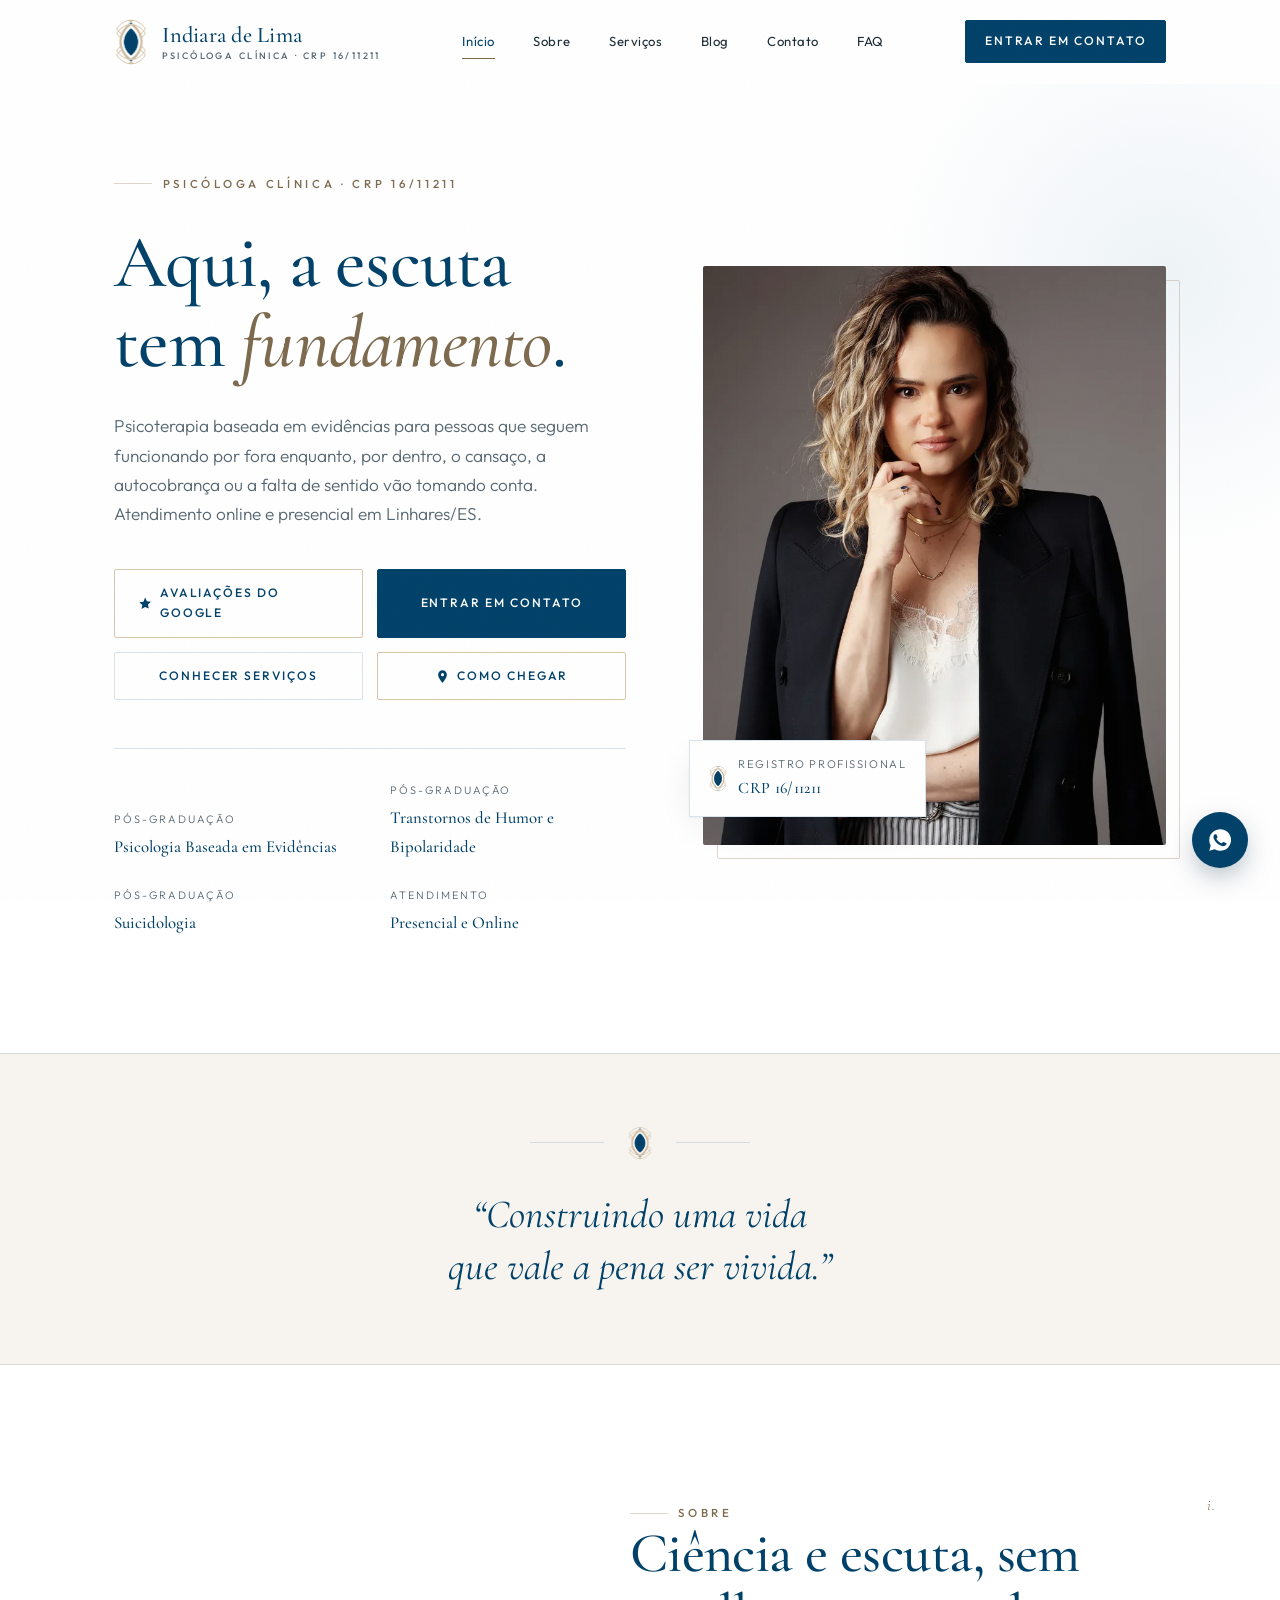
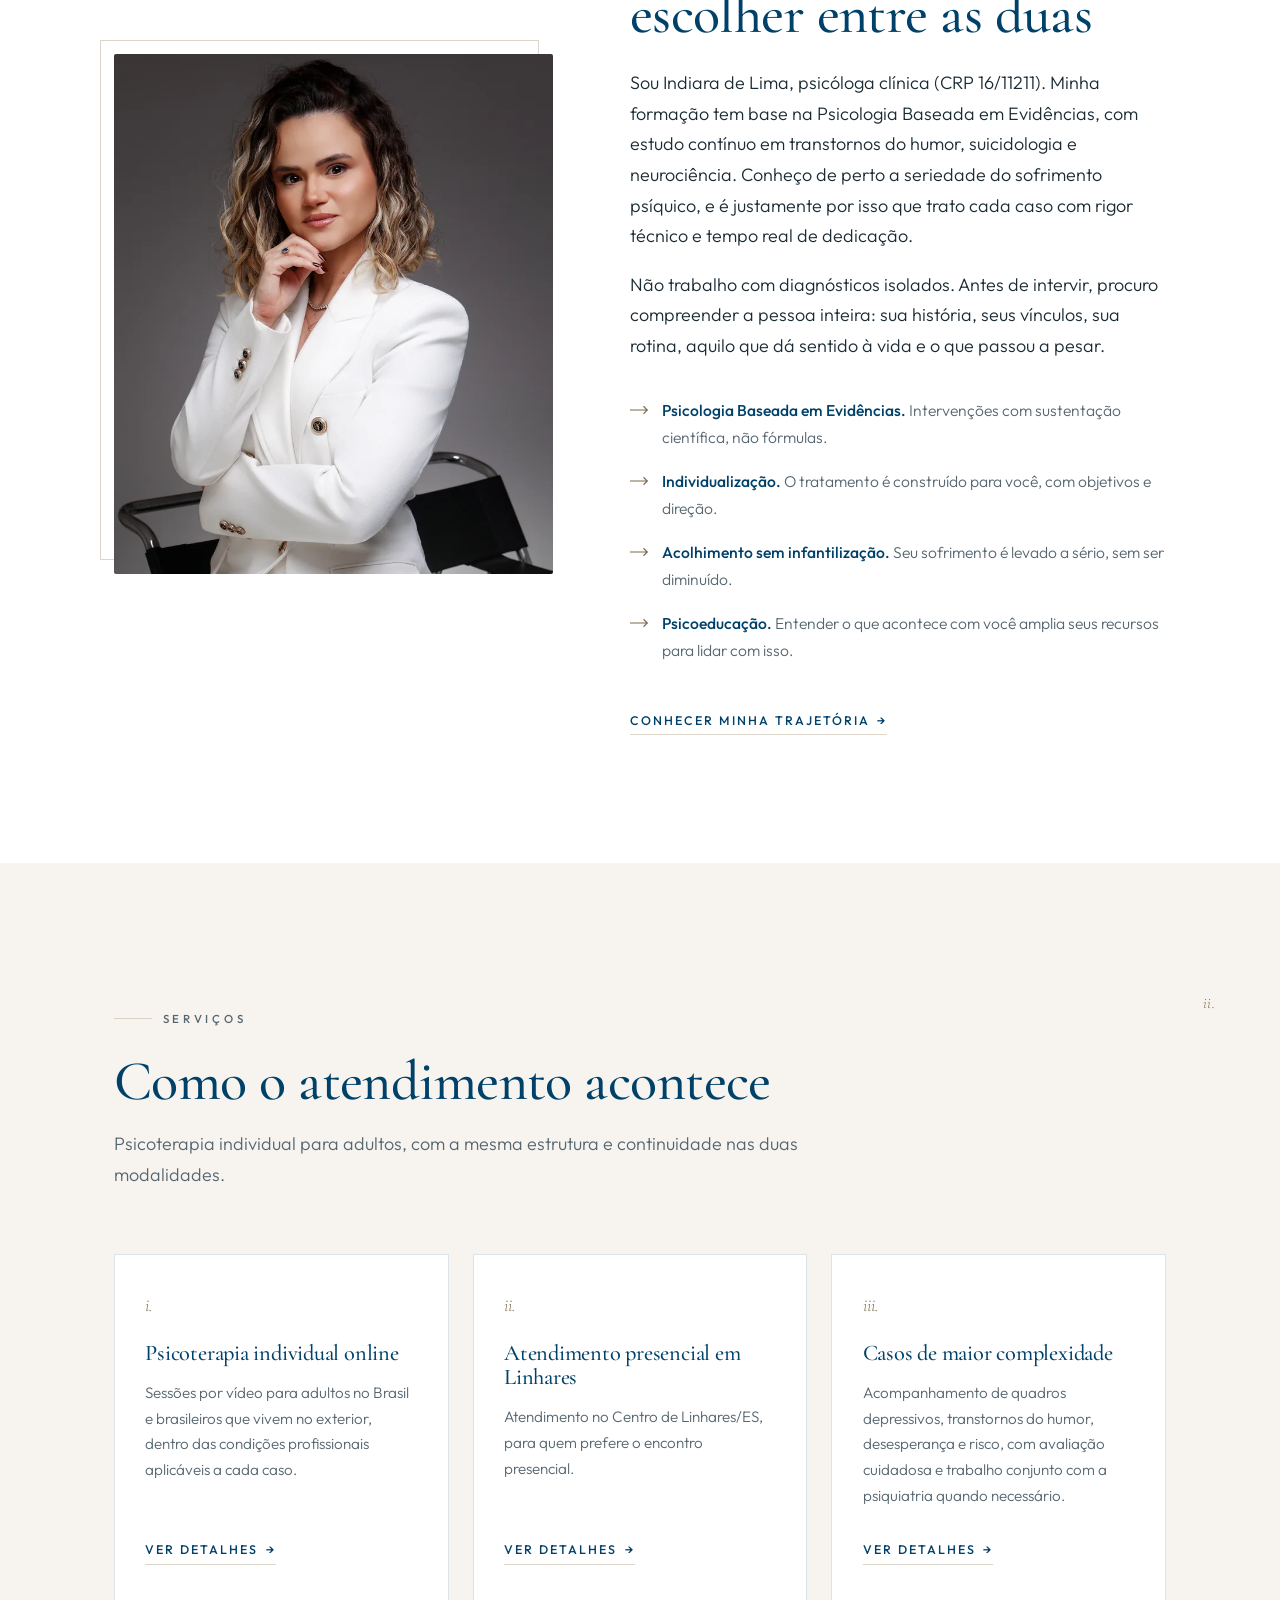
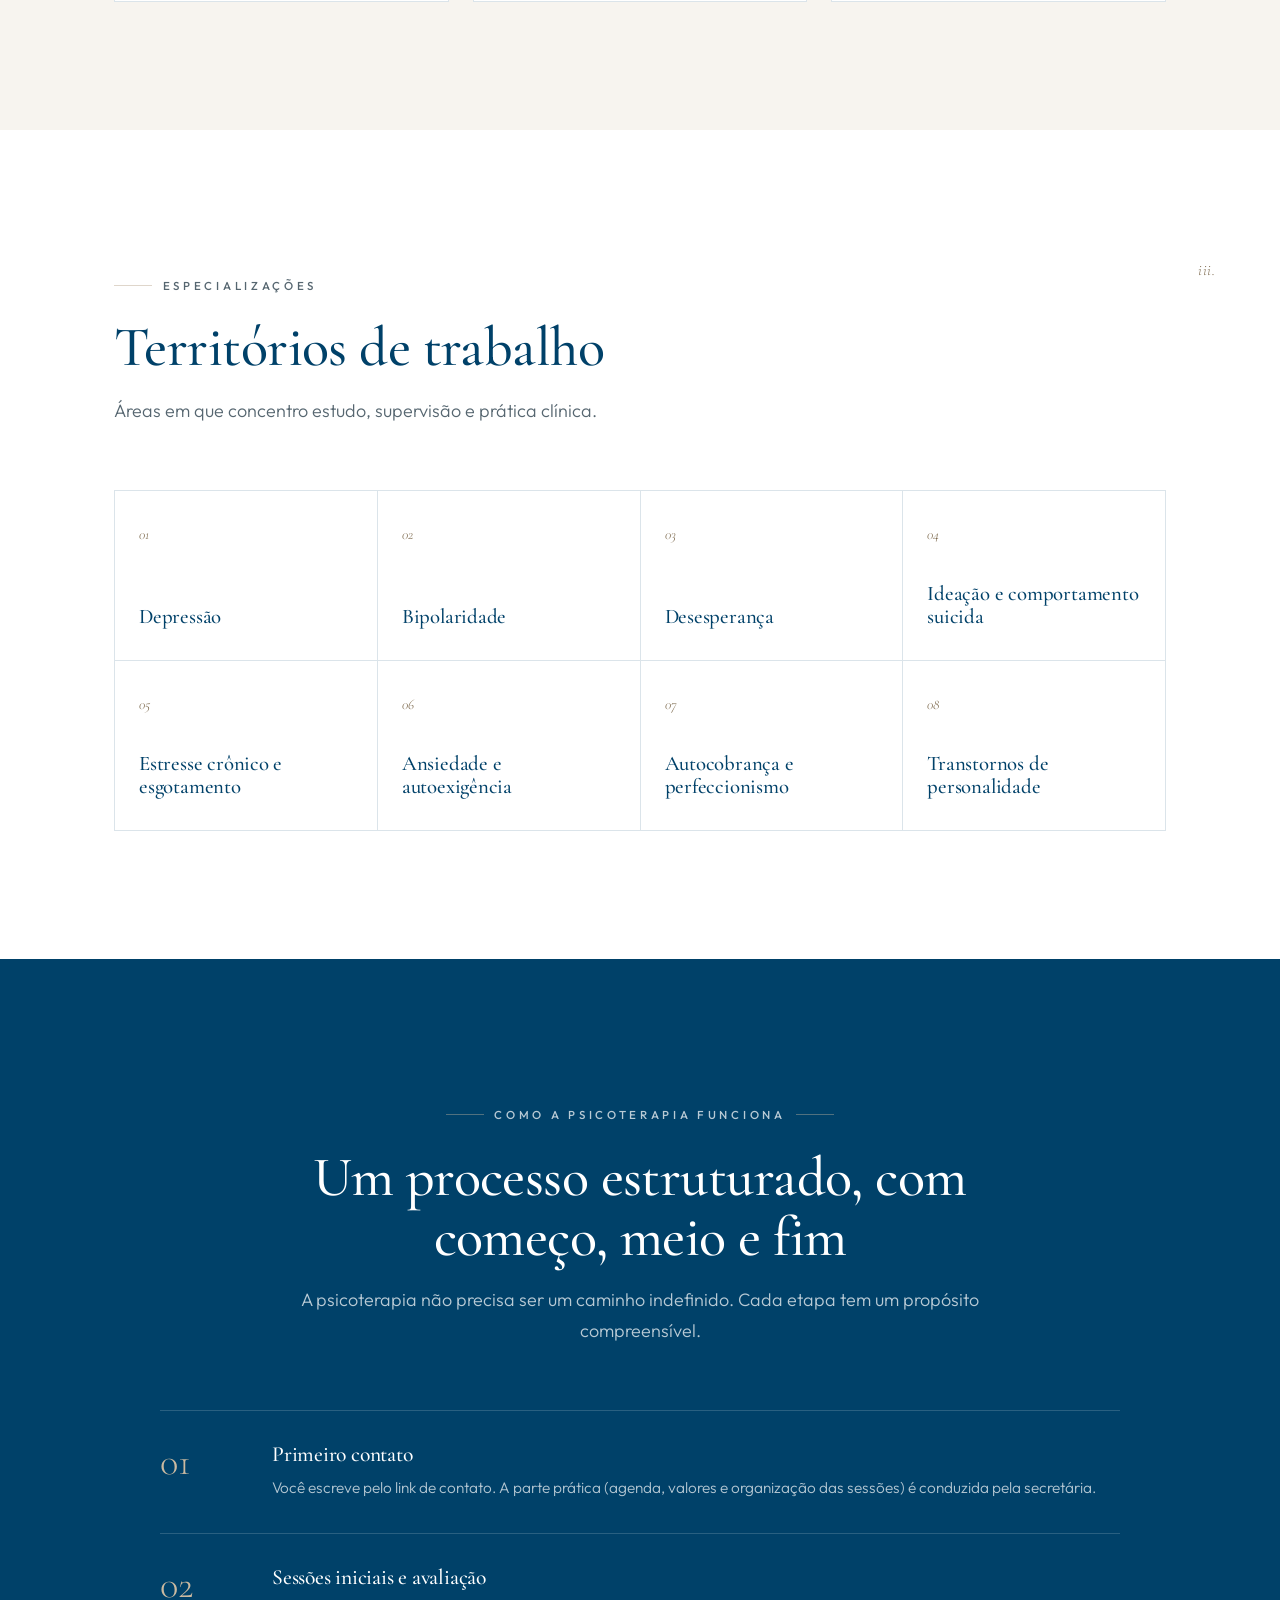
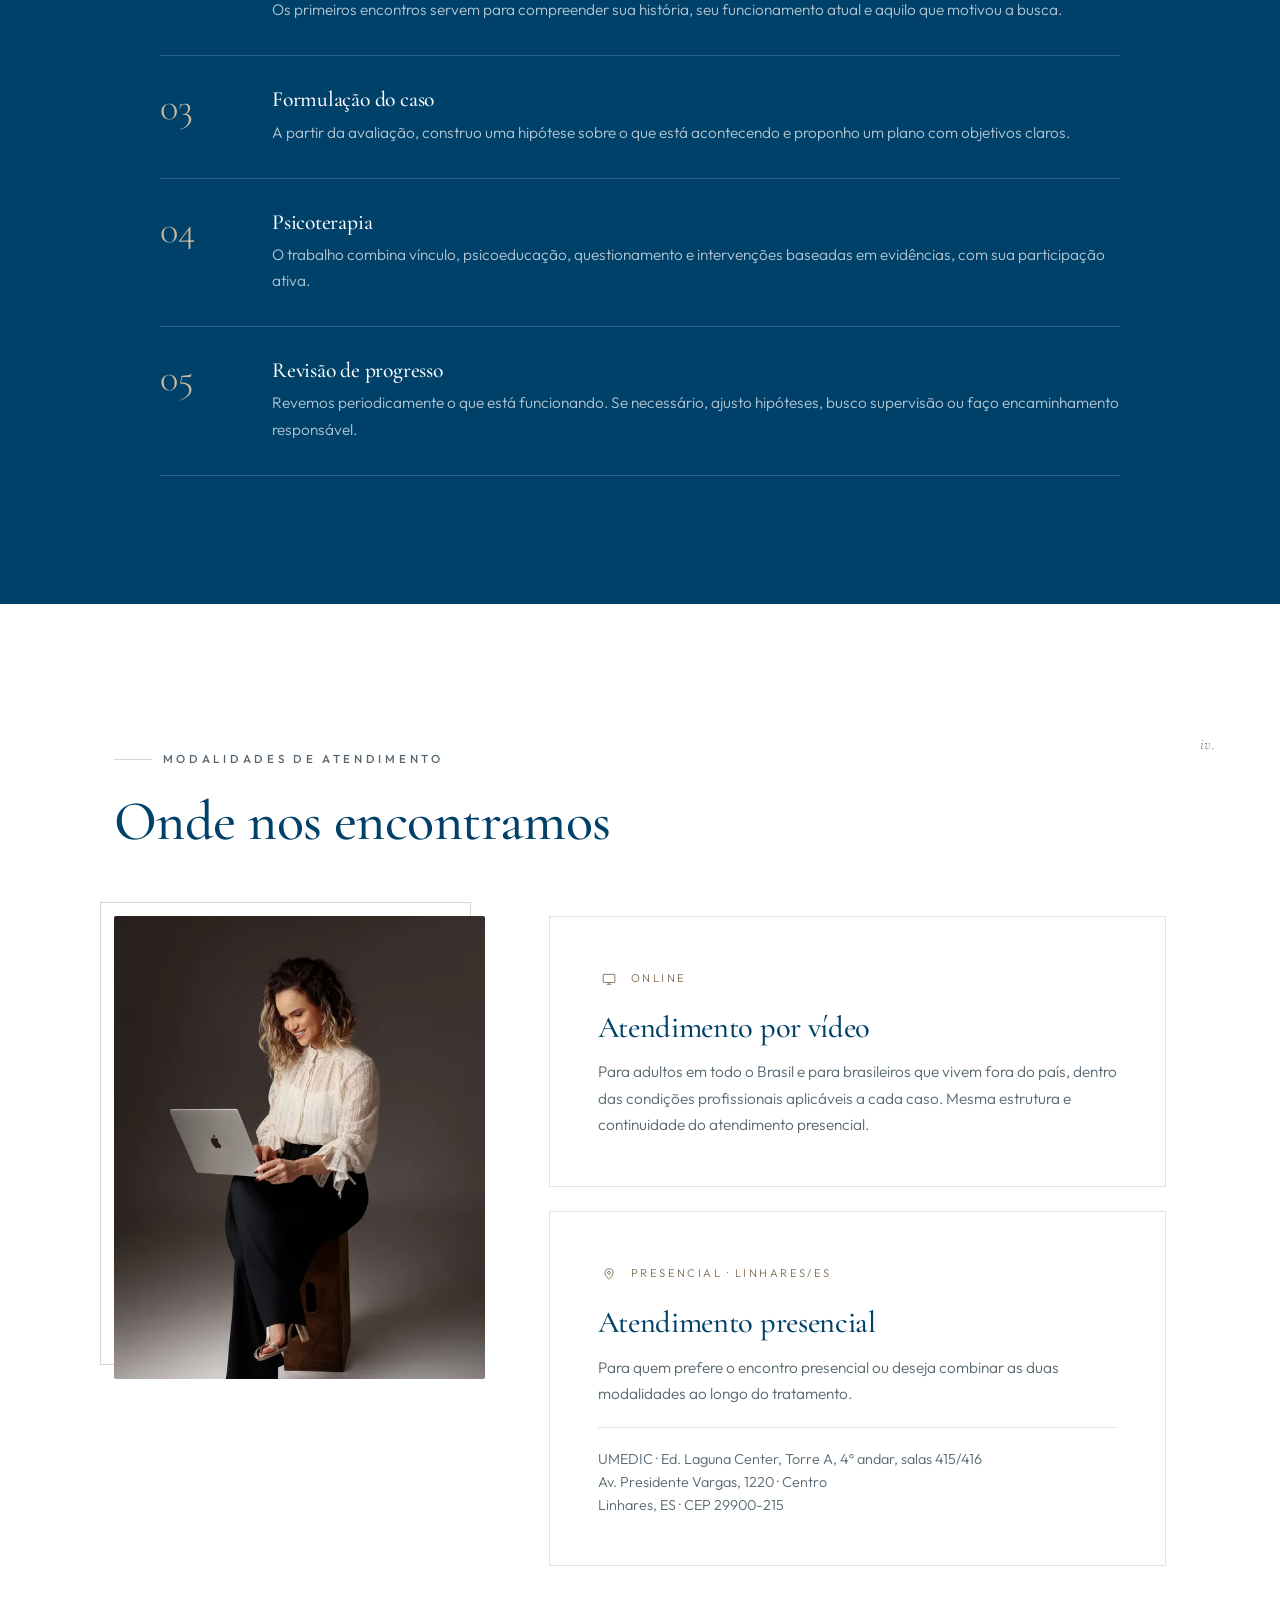
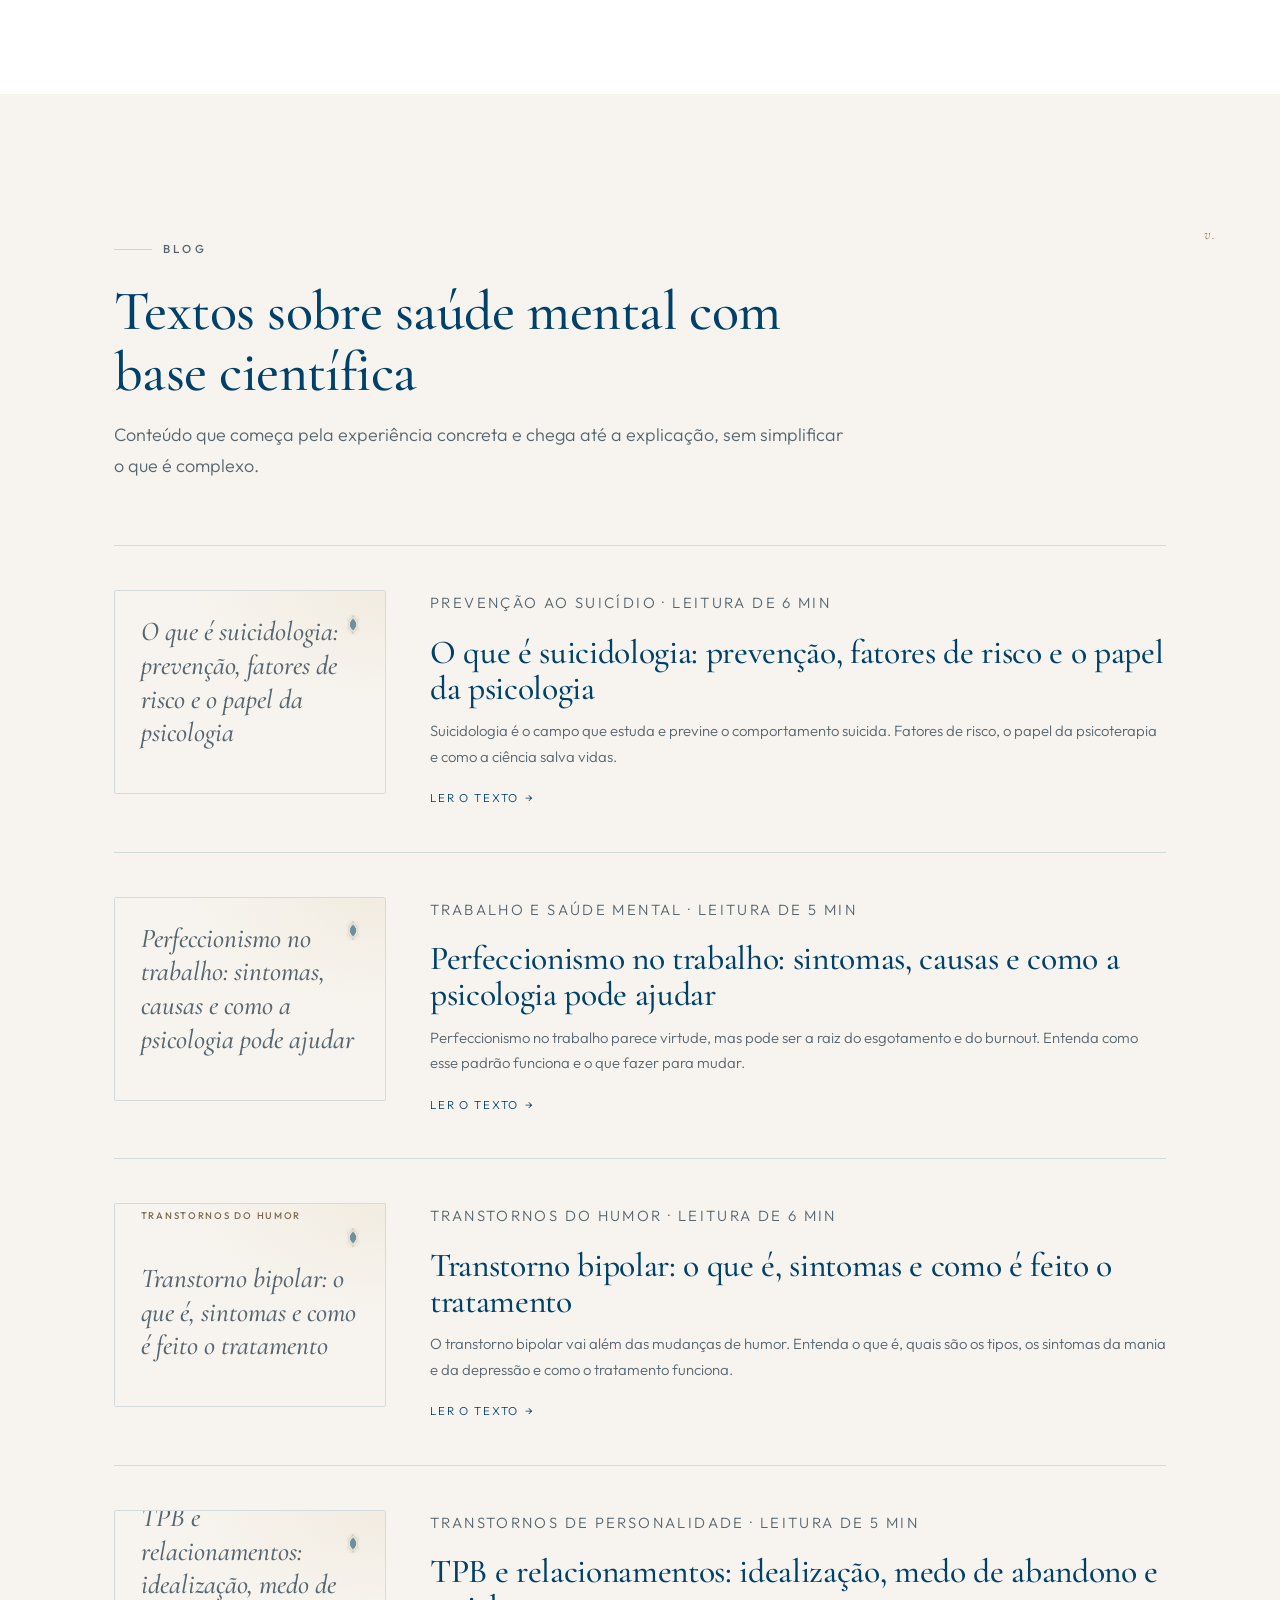
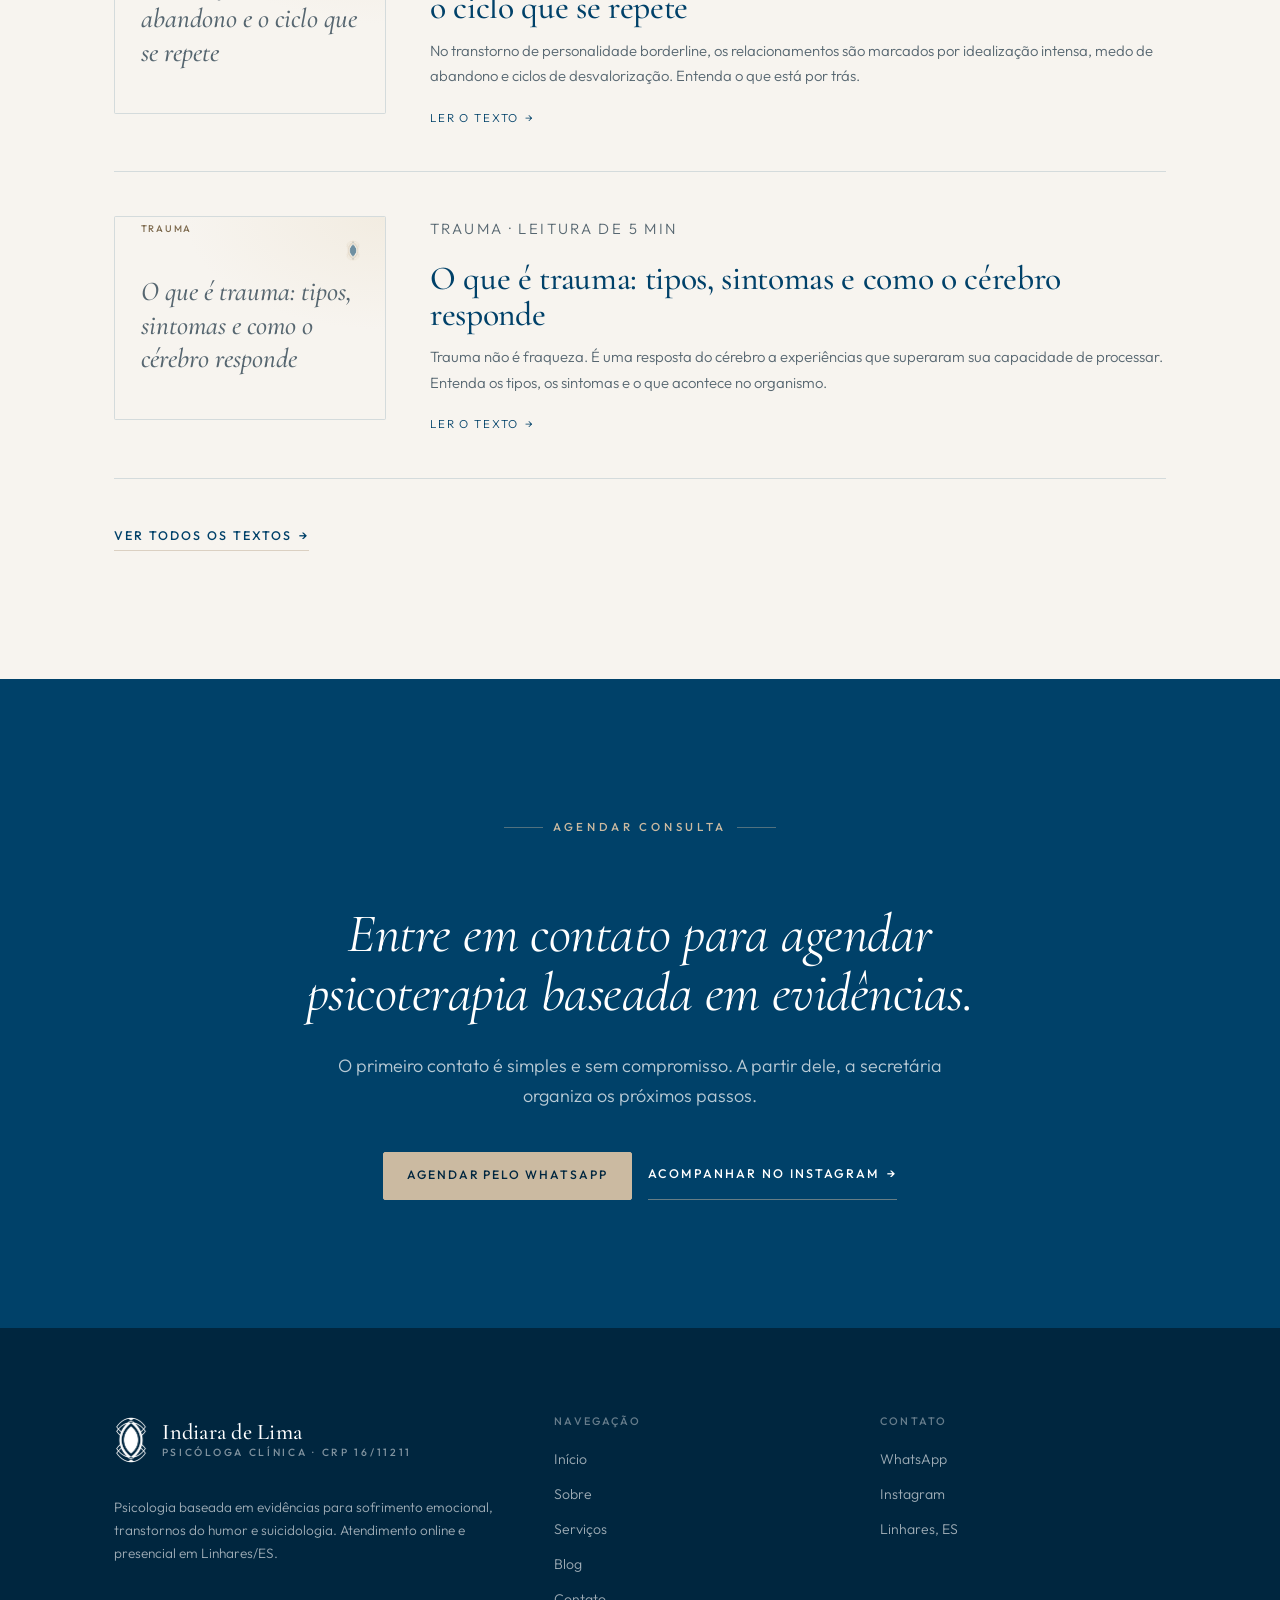
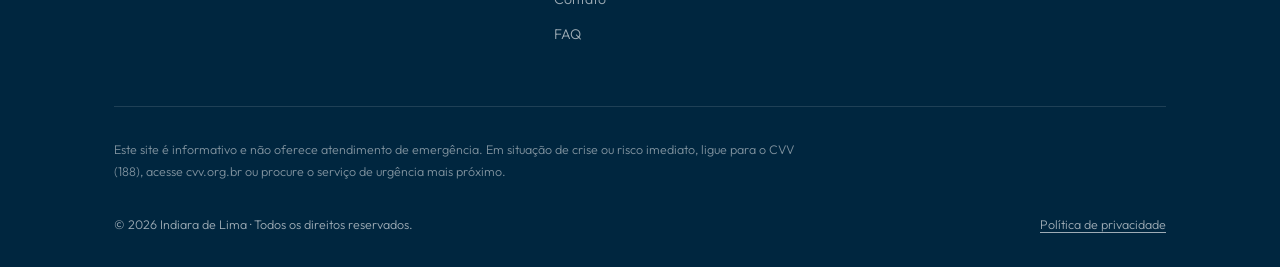
<file: index.html>
<!DOCTYPE html>
<html lang="pt-BR">
<head>
<meta charset="UTF-8" />
<meta name="viewport" content="width=device-width, initial-scale=1" />
<script>document.documentElement.className += " js";</script>

<title>Indiara de Lima | Psicóloga em Linhares/ES e Online (Psicologia Baseada em Evidências)</title>
<meta name="description" content="Psicóloga clínica (CRP 16/11211). Psicoterapia baseada em evidências para sofrimento emocional, depressão, transtornos do humor e suicidologia. Atendimento online e presencial em Linhares/ES." />
<meta name="author" content="Indiara de Lima" />
<meta name="robots" content="index, follow" />
<link rel="canonical" href="https://indiaradelima.com.br/" />

<meta property="og:type" content="website" />
<meta property="og:locale" content="pt_BR" />
<meta property="og:title" content="Indiara de Lima | Psicóloga em Linhares/ES e Online" />
<meta property="og:description" content="Psicoterapia baseada em evidências para sofrimento emocional, transtornos do humor e suicidologia. Atendimento online e presencial em Linhares/ES." />
<meta property="og:site_name" content="Indiara de Lima · Psicóloga Clínica" />
<meta property="og:url" content="https://indiaradelima.com.br/" />

<link rel="icon" type="image/png" sizes="32x32" href="/assets/favicon-32.png" />
<link rel="icon" type="image/png" sizes="64x64" href="/assets/favicon-64.png" />
<link rel="apple-touch-icon" href="/assets/favicon-256.png" />
<link rel="preconnect" href="https://fonts.googleapis.com" />
<link rel="preconnect" href="https://fonts.gstatic.com" crossorigin />
<link rel="preload" as="style" href="https://fonts.googleapis.com/css2?family=Cormorant+Garamond:ital,wght@0,400;0,500;0,600;1,400;1,500&family=Outfit:wght@300;400;500;600&display=swap" />
<link href="https://fonts.googleapis.com/css2?family=Cormorant+Garamond:ital,wght@0,400;0,500;0,600;1,400;1,500&family=Outfit:wght@300;400;500;600&display=swap" rel="stylesheet" media="print" onload="this.media=&#39;all&#39;" />
<noscript><link href="https://fonts.googleapis.com/css2?family=Cormorant+Garamond:ital,wght@0,400;0,500;0,600;1,400;1,500&family=Outfit:wght@300;400;500;600&display=swap" rel="stylesheet" /></noscript>
<link rel="stylesheet" href="/css/style.css?v=51" />

<script type="application/ld+json">
{
  "@context": "https://schema.org",
  "@type": "Psychologist",
  "name": "Indiara de Lima",
  "description": "Psicóloga clínica com atuação em Psicologia Baseada em Evidências, com foco em sofrimento emocional, depressão, transtornos do humor e suicidologia. Atendimento online e presencial em Linhares/ES.",
  "url": "https://indiaradelima.com.br",
  "image": "https://indiaradelima.com.br/assets/indiara-inicio.webp",
  "telephone": "+5527996342875",
  "email": "",
  "priceRange": "$$",
  "knowsLanguage": "pt-BR",
  "address": {
    "@type": "PostalAddress",
    "streetAddress": "Avenida Presidente Vargas, 1220, UMEDIC - Ed. Laguna Center, Torre A, 4º andar, salas 415/416, Centro",
    "addressLocality": "Linhares",
    "addressRegion": "ES",
    "postalCode": "29900-215",
    "addressCountry": "BR"
  },
  "areaServed": "BR",
  "availableService": [
    { "@type": "MedicalTherapy", "name": "Psicoterapia individual online" },
    { "@type": "MedicalTherapy", "name": "Psicoterapia individual presencial em Linhares/ES" }
  ],
  "sameAs": ["https://www.instagram.com/indiaradelima"]
}
</script>
</head>
<body>
<a class="skip-link" href="#main">Pular para o conteúdo</a>

<!-- ================= HEADER ================= -->
<header class="site-header">
  <div class="container site-header__inner">
    <a class="logo" href="/" aria-label="Indiara de Lima, Psicóloga Clínica, página inicial">
      <img class="logo__eye" src="/assets/logo-simbolo.webp" alt="" />
      <span class="logo__text">
        <span class="logo__name">Indiara de Lima</span>
        <span class="logo__role">Psicóloga Clínica · CRP 16/11211</span>
      </span>
    </a>

    <nav class="nav" id="primary-nav" aria-label="Navegação principal">
      <a class="nav__link" href="/" aria-current="page">Início</a>
      <a class="nav__link" href="/sobre">Sobre</a>
      <a class="nav__link" href="/servicos">Serviços</a>
      <a class="nav__link" href="/blog">Blog</a>
      <a class="nav__link" href="/contato">Contato</a>
      <a class="nav__link" href="/faq">FAQ</a>
      <a class="btn btn--ghost nav__mobile-cta" href="https://api.whatsapp.com/send/?phone=5527996342875&amp;text=Ol%C3%A1+Indiara%2C+vim+pelo+site+e+gostaria+de+agendar+uma+consulta.&amp;type=phone_number&amp;app_absent=0" target="_blank" rel="noopener">Entrar em contato</a>
    </nav>

    <div class="header__cta">
      <a class="btn btn--header" href="https://api.whatsapp.com/send/?phone=5527996342875&amp;text=Ol%C3%A1+Indiara%2C+vim+pelo+site+e+gostaria+de+agendar+uma+consulta.&amp;type=phone_number&amp;app_absent=0" target="_blank" rel="noopener">Entrar em contato</a>
      <button class="nav-toggle" aria-label="Abrir menu" aria-expanded="false" aria-controls="primary-nav">
        <span></span><span></span><span></span>
      </button>
    </div>
  </div>
</header>
<div class="nav-backdrop"></div>

<main id="main">

  <!-- ================= HERO ================= -->
  <section class="hero">
    <div class="container hero__inner">
      <div class="hero__content">
        <p class="eyebrow hero__eyebrow" data-load="1">Psicóloga Clínica · CRP 16/11211</p>
        <h1 class="hero__title" data-load="2">Aqui, a escuta tem <span class="accent">fundamento</span>.</h1>

        <p class="hero__sub" data-load="4">
          Psicoterapia baseada em evidências para pessoas que seguem funcionando por fora
          enquanto, por dentro, o cansaço, a autocobrança ou a falta de sentido vão tomando conta.
          Atendimento online e presencial em Linhares/ES.
        </p>

        <div class="hero__actions" data-load="5">
          <a class="btn btn--ghost-gold" href="https://share.google/wh8gy0sHujxC8as4N" target="_blank" rel="noopener">
            <svg viewBox="0 0 24 24" fill="currentColor" aria-hidden="true"><path d="m12 2 2.9 6.3 6.9.8-5.1 4.7 1.4 6.8L12 17.9 5.9 21.4l1.4-6.8L2.2 9.9l6.9-.8L12 2z"/></svg>
            Avaliações do Google
          </a>
          <a class="btn" href="https://api.whatsapp.com/send/?phone=5527996342875&amp;text=Ol%C3%A1+Indiara%2C+vim+pelo+site+e+gostaria+de+agendar+uma+consulta.&amp;type=phone_number&amp;app_absent=0" target="_blank" rel="noopener">Entrar em contato</a>
          <a class="btn btn--ghost" href="/servicos">Conhecer serviços</a>
          <a class="btn btn--ghost-gold" href="https://www.google.com/maps/search/?api=1&amp;query=-19.3970085,-40.0705057" target="_blank" rel="noopener">
            <svg viewBox="0 0 24 24" fill="currentColor" aria-hidden="true"><path d="M12 2C8.13 2 5 5.13 5 9c0 5.25 7 13 7 13s7-7.75 7-13c0-3.87-3.13-7-7-7zm0 9.5A2.5 2.5 0 1 1 12 6.5a2.5 2.5 0 0 1 0 5z"/></svg>
            Como chegar
          </a>
        </div>

        <ul class="hero__meta" data-load="6">
          <li><span class="n">Psicologia Baseada em Evidências</span><span class="l">Pós-graduação</span></li>
          <li><span class="n">Transtornos de Humor e Bipolaridade</span><span class="l">Pós-graduação</span></li>
          <li><span class="n">Suicidologia</span><span class="l">Pós-graduação</span></li>
          <li><span class="n">Presencial e Online</span><span class="l">Atendimento</span></li>
        </ul>
      </div>

      <div class="hero__portrait" data-load="3">
        <img src="/assets/indiara-inicio.webp" srcset="/assets/indiara-inicio-480.webp 480w, /assets/indiara-inicio.webp 750w" sizes="(max-width: 960px) 400px, 47vw" width="750" height="938" alt="Indiara de Lima, psicóloga clínica" fetchpriority="high" />
        <div class="hero__frame"></div>
        <div class="hero__badge">
          <img src="/assets/logo-simbolo.webp" alt="" aria-hidden="true" />
          <span>Registro profissional<strong>CRP 16/11211</strong></span>
        </div>
      </div>
    </div>
  </section>

  <!-- ================= ASSINATURA ================= -->
  <section class="signature">
    <div class="container">
      <div class="eye-rule" aria-hidden="true">
        <img src="/assets/logo-simbolo.webp" alt="" />
      </div>
      <p>“Construindo uma vida que vale a pena ser vivida.”</p>
    </div>
  </section>

  <!-- ================= SOBRE (resumo) ================= -->
  <section class="section" id="sobre" aria-labelledby="sobre-h">
    <span class="section__index">i.</span>
    <div class="container about__grid">
      <div class="about__media reveal">
        <img src="/assets/indiara-sobre-resumo.webp" srcset="/assets/indiara-sobre-resumo-480.webp 480w, /assets/indiara-sobre-resumo.webp 750w" sizes="(max-width: 860px) 380px, 41vw" width="750" height="890" alt="Indiara de Lima" loading="lazy" />
      </div>
      <div class="about__body reveal">
        <p class="eyebrow">Sobre</p>
        <h2 id="sobre-h">Ciência e escuta, sem escolher entre as duas</h2>
        <p>
          Sou Indiara de Lima, psicóloga clínica (CRP 16/11211). Minha formação tem base na
          Psicologia Baseada em Evidências, com estudo contínuo em transtornos do humor,
          suicidologia e neurociência. Conheço de perto a seriedade do sofrimento psíquico, e é
          justamente por isso que trato cada caso com rigor técnico e tempo real de dedicação.
        </p>
        <p>
          Não trabalho com diagnósticos isolados. Antes de intervir, procuro compreender a pessoa
          inteira: sua história, seus vínculos, sua rotina, aquilo que dá sentido à vida e o que
          passou a pesar.
        </p>
        <ul class="about__values">
          <li>
            <svg viewBox="0 0 24 12" aria-hidden="true"><path d="M0 6h24M18 1l5 5-5 5" stroke="currentColor" stroke-width="1.5" fill="none"/></svg>
            <span><strong>Psicologia Baseada em Evidências.</strong> Intervenções com sustentação científica, não fórmulas.</span>
          </li>
          <li>
            <svg viewBox="0 0 24 12" aria-hidden="true"><path d="M0 6h24M18 1l5 5-5 5" stroke="currentColor" stroke-width="1.5" fill="none"/></svg>
            <span><strong>Individualização.</strong> O tratamento é construído para você, com objetivos e direção.</span>
          </li>
          <li>
            <svg viewBox="0 0 24 12" aria-hidden="true"><path d="M0 6h24M18 1l5 5-5 5" stroke="currentColor" stroke-width="1.5" fill="none"/></svg>
            <span><strong>Acolhimento sem infantilização.</strong> Seu sofrimento é levado a sério, sem ser diminuído.</span>
          </li>
          <li>
            <svg viewBox="0 0 24 12" aria-hidden="true"><path d="M0 6h24M18 1l5 5-5 5" stroke="currentColor" stroke-width="1.5" fill="none"/></svg>
            <span><strong>Psicoeducação.</strong> Entender o que acontece com você amplia seus recursos para lidar com isso.</span>
          </li>
        </ul>
        <div class="about__cta">
          <a class="textlink" href="/sobre">Conhecer minha trajetória<span aria-hidden="true">→</span></a>
        </div>
      </div>
    </div>
  </section>

  <!-- ================= SERVIÇOS ================= -->
  <section class="section section--tint" id="servicos" aria-labelledby="servicos-h">
    <span class="section__index">ii.</span>
    <div class="container">
      <div class="section__head reveal">
        <p class="eyebrow">Serviços</p>
        <h2 id="servicos-h">Como o atendimento acontece</h2>
        <p>Psicoterapia individual para adultos, com a mesma estrutura e continuidade nas duas modalidades.</p>
      </div>
      <div class="cards">
        <article class="card reveal">
          <span class="card__num">i.</span>
          <h3>Psicoterapia individual online</h3>
          <p>Sessões por vídeo para adultos no Brasil e brasileiros que vivem no exterior, dentro das condições profissionais aplicáveis a cada caso.</p>
          <div class="card__foot"><a class="textlink" href="/servicos">Ver detalhes<span aria-hidden="true">→</span></a></div>
        </article>
        <article class="card reveal">
          <span class="card__num">ii.</span>
          <h3>Atendimento presencial em Linhares</h3>
          <p>Atendimento no Centro de Linhares/ES, para quem prefere o encontro presencial.</p>
          <div class="card__foot"><a class="textlink" href="/servicos">Ver detalhes<span aria-hidden="true">→</span></a></div>
        </article>
        <article class="card reveal">
          <span class="card__num">iii.</span>
          <h3>Casos de maior complexidade</h3>
          <p>Acompanhamento de quadros depressivos, transtornos do humor, desesperança e risco, com avaliação cuidadosa e trabalho conjunto com a psiquiatria quando necessário.</p>
          <div class="card__foot"><a class="textlink" href="/servicos">Ver detalhes<span aria-hidden="true">→</span></a></div>
        </article>
      </div>
    </div>
  </section>

  <!-- ================= ESPECIALIDADES ================= -->
  <section class="section" id="especialidades" aria-labelledby="esp-h">
    <span class="section__index">iii.</span>
    <div class="container">
      <div class="section__head reveal">
        <p class="eyebrow">Especializações</p>
        <h2 id="esp-h">Territórios de trabalho</h2>
        <p>Áreas em que concentro estudo, supervisão e prática clínica.</p>
      </div>
      <ul class="spec-grid reveal">
        <li><span class="idx">01</span><h3>Depressão</h3></li>
        <li><span class="idx">02</span><h3>Bipolaridade</h3></li>
        <li><span class="idx">03</span><h3>Desesperança</h3></li>
        <li><span class="idx">04</span><h3>Ideação e comportamento suicida</h3></li>
        <li><span class="idx">05</span><h3>Estresse crônico e esgotamento</h3></li>
        <li><span class="idx">06</span><h3>Ansiedade e autoexigência</h3></li>
        <li><span class="idx">07</span><h3>Autocobrança e perfeccionismo</h3></li>
        <li><span class="idx">08</span><h3>Transtornos de personalidade</h3></li>
      </ul>
    </div>
  </section>

  <!-- ================= COMO FUNCIONA ================= -->
  <section class="section section--blue" id="como-funciona" aria-labelledby="cf-h">
    <div class="container">
      <div class="section__head reveal cf-head--center">
        <p class="eyebrow eyebrow--center">Como a psicoterapia funciona</p>
        <h2 id="cf-h">Um processo estruturado, com começo, meio e fim</h2>
        <p>A psicoterapia não precisa ser um caminho indefinido. Cada etapa tem um propósito compreensível.</p>
      </div>
      <div class="steps cf-steps--center">
        <div class="step reveal">
          <span class="step__n" aria-hidden="true">01</span>
          <div><h3>Primeiro contato</h3><p>Você escreve pelo link de contato. A parte prática (agenda, valores e organização das sessões) é conduzida pela secretária.</p></div>
        </div>
        <div class="step reveal">
          <span class="step__n" aria-hidden="true">02</span>
          <div><h3>Sessões iniciais e avaliação</h3><p>Os primeiros encontros servem para compreender sua história, seu funcionamento atual e aquilo que motivou a busca.</p></div>
        </div>
        <div class="step reveal">
          <span class="step__n" aria-hidden="true">03</span>
          <div><h3>Formulação do caso</h3><p>A partir da avaliação, construo uma hipótese sobre o que está acontecendo e proponho um plano com objetivos claros.</p></div>
        </div>
        <div class="step reveal">
          <span class="step__n" aria-hidden="true">04</span>
          <div><h3>Psicoterapia</h3><p>O trabalho combina vínculo, psicoeducação, questionamento e intervenções baseadas em evidências, com sua participação ativa.</p></div>
        </div>
        <div class="step reveal">
          <span class="step__n" aria-hidden="true">05</span>
          <div><h3>Revisão de progresso</h3><p>Revemos periodicamente o que está funcionando. Se necessário, ajusto hipóteses, busco supervisão ou faço encaminhamento responsável.</p></div>
        </div>
      </div>
    </div>
  </section>

  <!-- ================= MODALIDADES ================= -->
  <section class="section" id="modalidades" aria-labelledby="mod-h">
    <span class="section__index">iv.</span>
    <div class="container">
      <div class="section__head reveal">
        <p class="eyebrow">Modalidades de atendimento</p>
        <h2 id="mod-h">Onde nos encontramos</h2>
      </div>
      <div class="modalidades-layout">
        <div class="modalidades-photo reveal">
          <img src="/assets/indiara-modalidades.webp" width="560" height="700" alt="Indiara de Lima" loading="lazy" />
        </div>
        <div class="modes">
          <div class="mode reveal">
            <span class="mode__label">
              <svg viewBox="0 0 24 24" fill="none" stroke="currentColor" stroke-width="1.5" aria-hidden="true"><rect x="2" y="4" width="20" height="14" rx="1"/><path d="M8 21h8M12 18v3"/></svg>
              Online
            </span>
            <h3>Atendimento por vídeo</h3>
            <p>Para adultos em todo o Brasil e para brasileiros que vivem fora do país, dentro das condições profissionais aplicáveis a cada caso. Mesma estrutura e continuidade do atendimento presencial.</p>
          </div>
          <div class="mode reveal">
            <span class="mode__label">
              <svg viewBox="0 0 24 24" fill="none" stroke="currentColor" stroke-width="1.5" aria-hidden="true"><path d="M12 21s-7-6.3-7-11a7 7 0 0 1 14 0c0 4.7-7 11-7 11Z"/><circle cx="12" cy="10" r="2.5"/></svg>
              Presencial · Linhares/ES
            </span>
            <h3>Atendimento presencial</h3>
            <p>Para quem prefere o encontro presencial ou deseja combinar as duas modalidades ao longo do tratamento.</p>
            <address>
              UMEDIC · Ed. Laguna Center, Torre A, 4º andar, salas 415/416<br />
              Av. Presidente Vargas, 1220 · Centro<br />
              Linhares, ES · CEP 29900-215
            </address>
          </div>
        </div>
      </div>
    </div>
  </section>

  <!-- ================= DO BLOG ================= -->
  <section class="section section--tint" id="blog" aria-labelledby="blog-h">
    <span class="section__index">v.</span>
    <div class="container">
      <div class="section__head reveal">
        <p class="eyebrow">Blog</p>
        <h2 id="blog-h">Textos sobre saúde mental com base científica</h2>
        <p>Conteúdo que começa pela experiência concreta e chega até a explicação, sem simplificar o que é complexo.</p>
      </div>
      <div class="posts posts--list">
        <article class="post reveal">
          <a class="post__thumb" href="/o-que-e-suicidologia" aria-label="Ler: O que é suicidologia: prevenção, fatores de risco e o papel da psicologia">
            <div class="post__cover">
              <p class="cat">Prevenção ao suicídio</p>
              <p class="post__cover__title">O que é suicidologia: prevenção, fatores de risco e o papel da psicologia</p>
            </div>
          </a>
          <div class="post__content">
            <p class="post__meta">Prevenção ao suicídio · Leitura de 6 min</p>
            <h3><a href="/o-que-e-suicidologia">O que é suicidologia: prevenção, fatores de risco e o papel da psicologia</a></h3>
            <p>Suicidologia é o campo que estuda e previne o comportamento suicida. Fatores de risco, o papel da psicoterapia e como a ciência salva vidas.</p>
            <a class="post__more" href="/o-que-e-suicidologia">Ler o texto <span aria-hidden="true">→</span></a>
          </div>
        </article>
        <article class="post reveal">
          <a class="post__thumb" href="/perfeccionismo-no-trabalho" aria-label="Ler: Perfeccionismo no trabalho: sintomas, causas e como a psicologia pode ajudar">
            <div class="post__cover">
              <p class="cat">Trabalho e saúde mental</p>
              <p class="post__cover__title">Perfeccionismo no trabalho: sintomas, causas e como a psicologia pode ajudar</p>
            </div>
          </a>
          <div class="post__content">
            <p class="post__meta">Trabalho e saúde mental · Leitura de 5 min</p>
            <h3><a href="/perfeccionismo-no-trabalho">Perfeccionismo no trabalho: sintomas, causas e como a psicologia pode ajudar</a></h3>
            <p>Perfeccionismo no trabalho parece virtude, mas pode ser a raiz do esgotamento e do burnout. Entenda como esse padrão funciona e o que fazer para mudar.</p>
            <a class="post__more" href="/perfeccionismo-no-trabalho">Ler o texto <span aria-hidden="true">→</span></a>
          </div>
        </article>
        <article class="post reveal">
          <a class="post__thumb" href="/transtorno-bipolar" aria-label="Ler: Transtorno bipolar: o que é, sintomas e como é feito o tratamento">
            <div class="post__cover">
              <p class="cat">Transtornos do humor</p>
              <p class="post__cover__title">Transtorno bipolar: o que é, sintomas e como é feito o tratamento</p>
            </div>
          </a>
          <div class="post__content">
            <p class="post__meta">Transtornos do humor · Leitura de 6 min</p>
            <h3><a href="/transtorno-bipolar">Transtorno bipolar: o que é, sintomas e como é feito o tratamento</a></h3>
            <p>O transtorno bipolar vai além das mudanças de humor. Entenda o que é, quais são os tipos, os sintomas da mania e da depressão e como o tratamento funciona.</p>
            <a class="post__more" href="/transtorno-bipolar">Ler o texto <span aria-hidden="true">→</span></a>
          </div>
        </article>
        <article class="post reveal">
          <a class="post__thumb" href="/tpb-relacionamentos" aria-label="Ler: TPB e relacionamentos: idealização, medo de abandono e o ciclo que se repete">
            <div class="post__cover">
              <p class="cat">Transtornos de personalidade</p>
              <p class="post__cover__title">TPB e relacionamentos: idealização, medo de abandono e o ciclo que se repete</p>
            </div>
          </a>
          <div class="post__content">
            <p class="post__meta">Transtornos de personalidade · Leitura de 5 min</p>
            <h3><a href="/tpb-relacionamentos">TPB e relacionamentos: idealização, medo de abandono e o ciclo que se repete</a></h3>
            <p>No transtorno de personalidade borderline, os relacionamentos são marcados por idealização intensa, medo de abandono e ciclos de desvalorização. Entenda o que está por trás.</p>
            <a class="post__more" href="/tpb-relacionamentos">Ler o texto <span aria-hidden="true">→</span></a>
          </div>
        </article>
        <article class="post reveal">
          <a class="post__thumb" href="/o-que-e-trauma" aria-label="Ler: O que é trauma: tipos, sintomas e como o cérebro responde">
            <div class="post__cover">
              <p class="cat">Trauma</p>
              <p class="post__cover__title">O que é trauma: tipos, sintomas e como o cérebro responde</p>
            </div>
          </a>
          <div class="post__content">
            <p class="post__meta">Trauma · Leitura de 5 min</p>
            <h3><a href="/o-que-e-trauma">O que é trauma: tipos, sintomas e como o cérebro responde</a></h3>
            <p>Trauma não é fraqueza. É uma resposta do cérebro a experiências que superaram sua capacidade de processar. Entenda os tipos, os sintomas e o que acontece no organismo.</p>
            <a class="post__more" href="/o-que-e-trauma">Ler o texto <span aria-hidden="true">→</span></a>
          </div>
        </article>
      </div>
      <div style="margin-top: 2.5rem;">
        <a class="textlink" href="/blog">Ver todos os textos<span aria-hidden="true">→</span></a>
      </div>
    </div>
  </section>

  <!-- ================= CTA FINAL ================= -->
  <section class="section section--blue final-cta" aria-labelledby="cta-h">
    <div class="container">
      <p class="eyebrow eyebrow--center reveal">Agendar consulta</p>
      <h2 id="cta-h" class="reveal">Entre em contato para agendar psicoterapia baseada em evidências.</h2>
      <p class="reveal">O primeiro contato é simples e sem compromisso. A partir dele, a secretária organiza os próximos passos.</p>
      <div class="btn-row reveal">
        <a class="btn btn--on-blue" href="https://api.whatsapp.com/send/?phone=5527996342875&amp;text=Ol%C3%A1+Indiara%2C+vim+pelo+site+e+gostaria+de+agendar+uma+consulta.&amp;type=phone_number&amp;app_absent=0" target="_blank" rel="noopener">Agendar pelo WhatsApp</a>
        <a class="textlink" href="https://www.instagram.com/indiaradelima" target="_blank" rel="noopener">Acompanhar no Instagram<span aria-hidden="true">→</span></a>
      </div>
    </div>
  </section>

</main>

<!-- ================= FOOTER ================= -->
<footer class="site-footer">
  <div class="container">
    <div class="footer__top">
      <div class="footer__brand">
        <span class="logo">
          <img class="logo__eye" src="/assets/logo-simbolo-branco.webp" alt="" />
          <span class="logo__text"><span class="logo__name">Indiara de Lima</span><span class="logo__role">Psicóloga Clínica · CRP 16/11211</span></span>
        </span>
        <p>Psicologia baseada em evidências para sofrimento emocional, transtornos do humor e suicidologia. Atendimento online e presencial em Linhares/ES.</p>
      </div>
      <div class="footer__col">
        <h4>Navegação</h4>
        <ul>
          <li><a href="/">Início</a></li>
          <li><a href="/sobre">Sobre</a></li>
          <li><a href="/servicos">Serviços</a></li>
          <li><a href="/blog">Blog</a></li>
          <li><a href="/contato">Contato</a></li>
          <li><a href="/faq">FAQ</a></li>
        </ul>
      </div>
      <div class="footer__col">
        <h4>Contato</h4>
        <ul>
          <li><a href="https://api.whatsapp.com/send/?phone=5527996342875&amp;text=Ol%C3%A1+Indiara%2C+vim+pelo+site+e+gostaria+de+agendar+uma+consulta.&amp;type=phone_number&amp;app_absent=0" target="_blank" rel="noopener">WhatsApp</a></li>
          <li><a href="https://www.instagram.com/indiaradelima" target="_blank" rel="noopener">Instagram</a></li>
          <li>Linhares, ES</li>
        </ul>
      </div>
    </div>
    <p style="margin-top:2rem;font-size:0.78rem;max-width:44rem;color:rgba(255,255,255,0.5);">
      Este site é informativo e não oferece atendimento de emergência. Em situação de crise ou risco imediato,
      ligue para o CVV (188), acesse cvv.org.br ou procure o serviço de urgência mais próximo.
    </p>
    <div class="footer__bottom">
      <span>© <span data-year>2026</span> Indiara de Lima · Todos os direitos reservados.</span>
      <a href="/politica-de-privacidade">Política de privacidade</a>
    </div>
  </div>
</footer>

<a class="wa-float" href="https://api.whatsapp.com/send/?phone=5527996342875&amp;text=Ol%C3%A1+Indiara%2C+vim+pelo+site+e+gostaria+de+agendar+uma+consulta.&amp;type=phone_number&amp;app_absent=0" target="_blank" rel="noopener" aria-label="Falar no WhatsApp" data-label="Falar no WhatsApp">
  <svg viewBox="0 0 24 24" fill="currentColor" aria-hidden="true"><path d="M12 2a10 10 0 0 0-8.6 15l-1.3 4.9 5-1.3A10 10 0 1 0 12 2Zm5.8 14.2c-.2.7-1.4 1.3-2 1.4-.5.1-1.2.1-1.9-.1-.4-.1-1-.3-1.7-.6-3-1.3-4.9-4.3-5-4.5-.2-.2-1.2-1.6-1.2-3s.7-2.1 1-2.4c.2-.3.5-.4.7-.4h.5c.2 0 .4 0 .6.5l.8 2c.1.2.1.4 0 .5l-.3.5-.4.4c-.2.2-.3.3-.1.6.2.3.9 1.4 1.9 2.3 1.3 1.1 2.3 1.5 2.6 1.6.3.1.5.1.6-.1l.7-.9c.2-.3.4-.2.7-.1l2 .9c.3.2.5.2.6.4.1.1.1.6-.1 1.2Z"/></svg>
</a>

<script src="/js/main.js?v=7" defer></script>
</body>
</html>
</file>
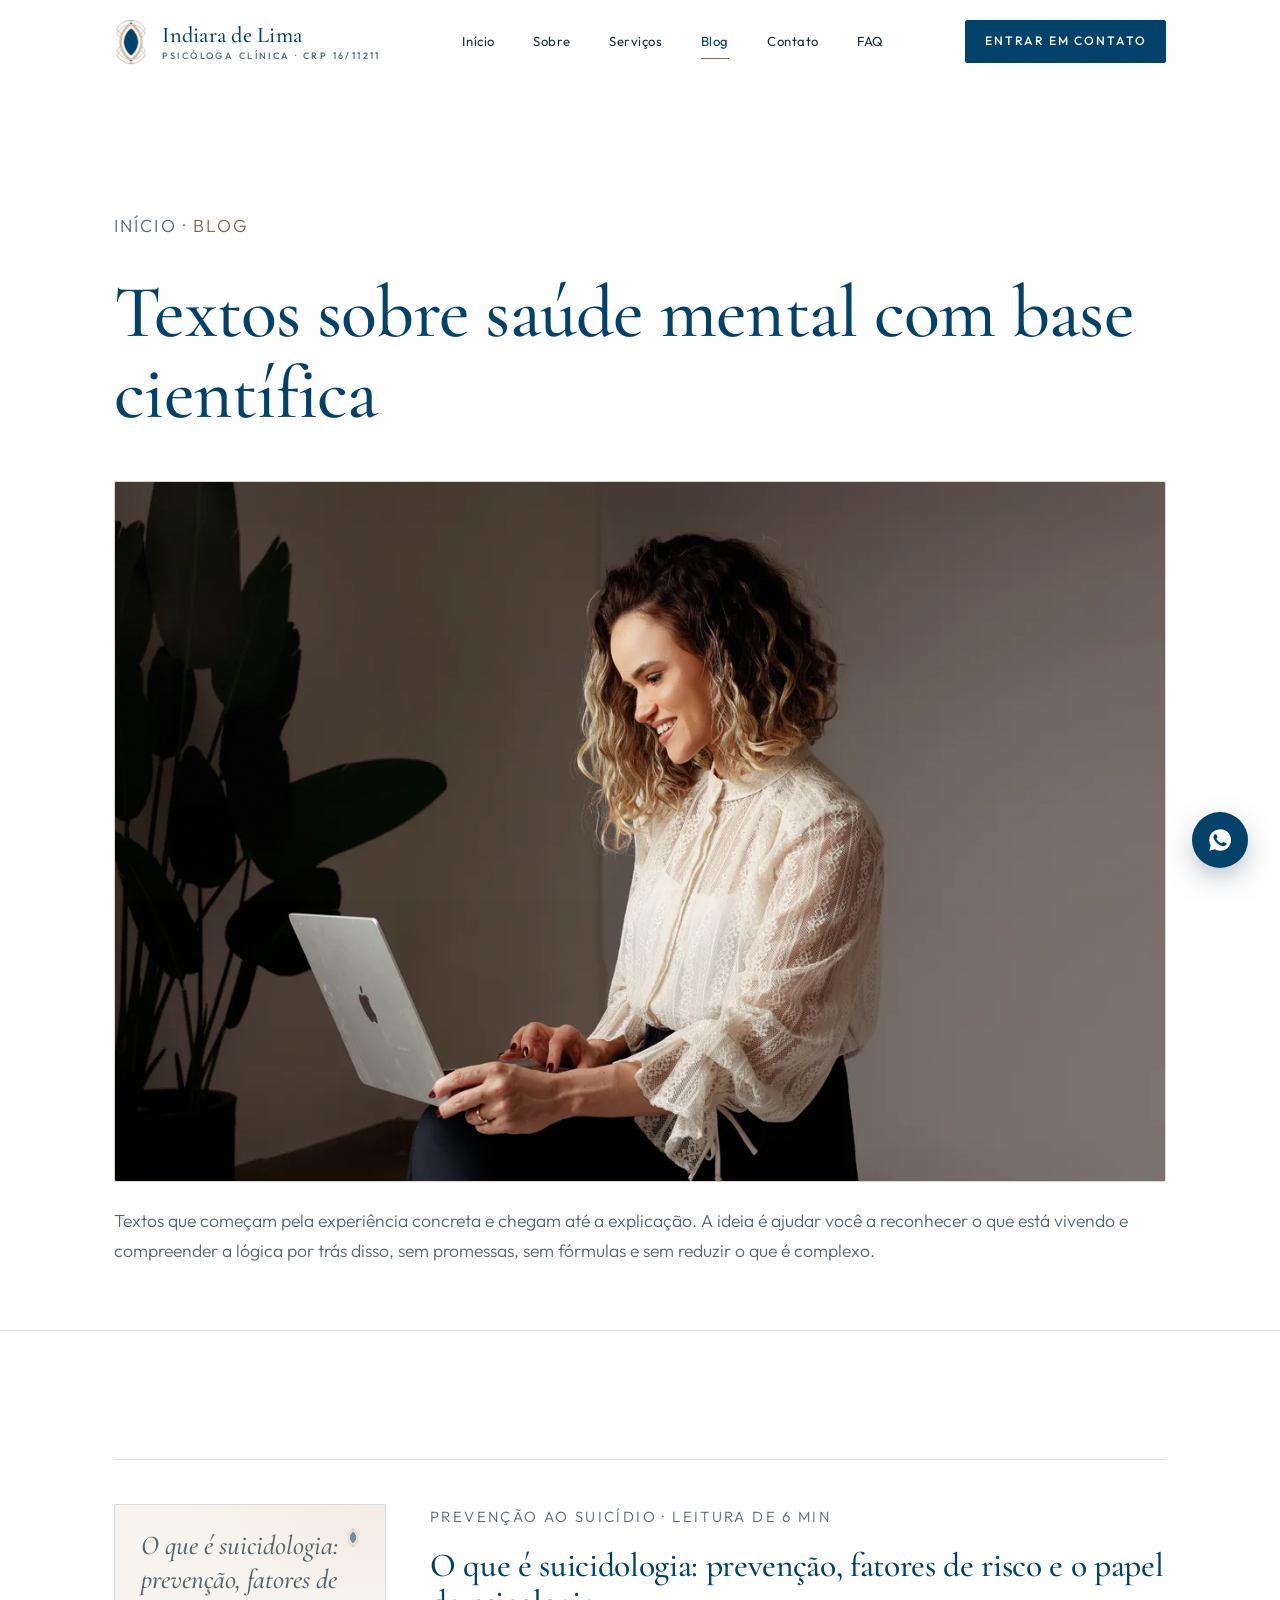
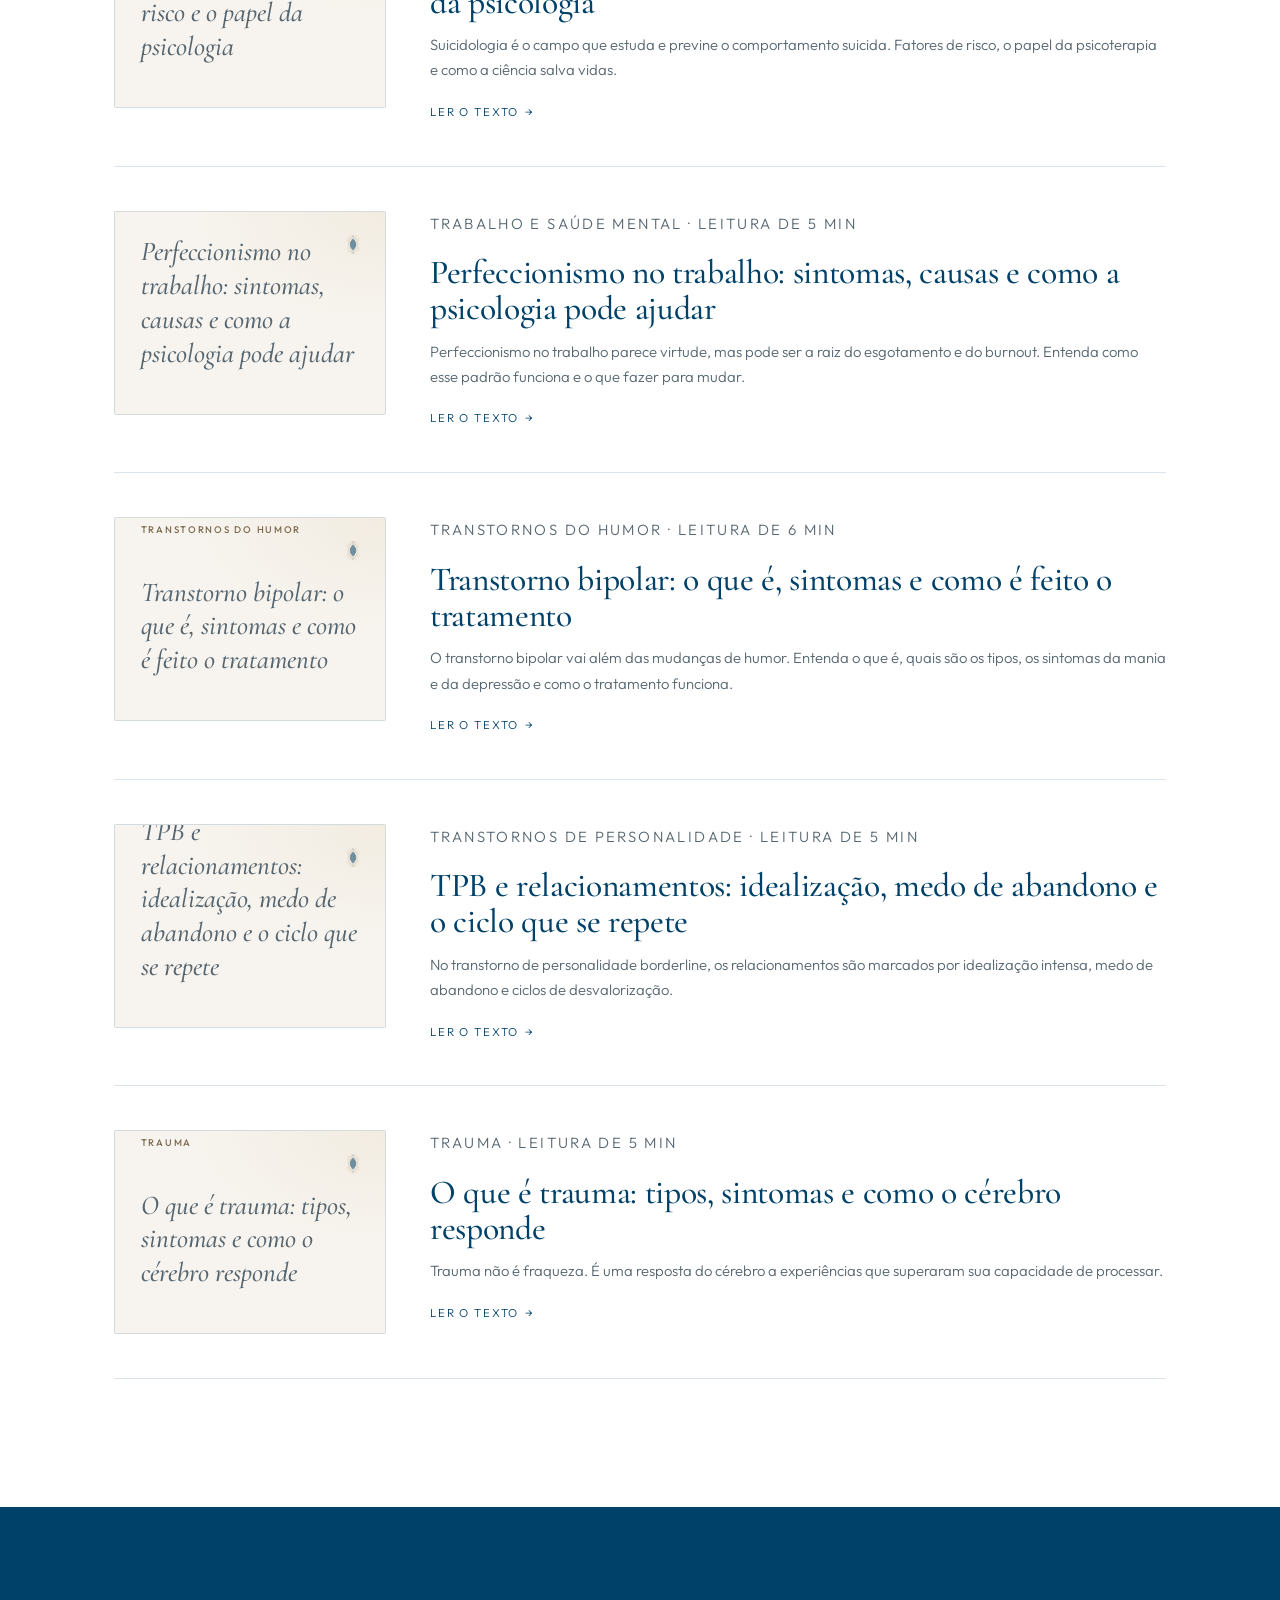
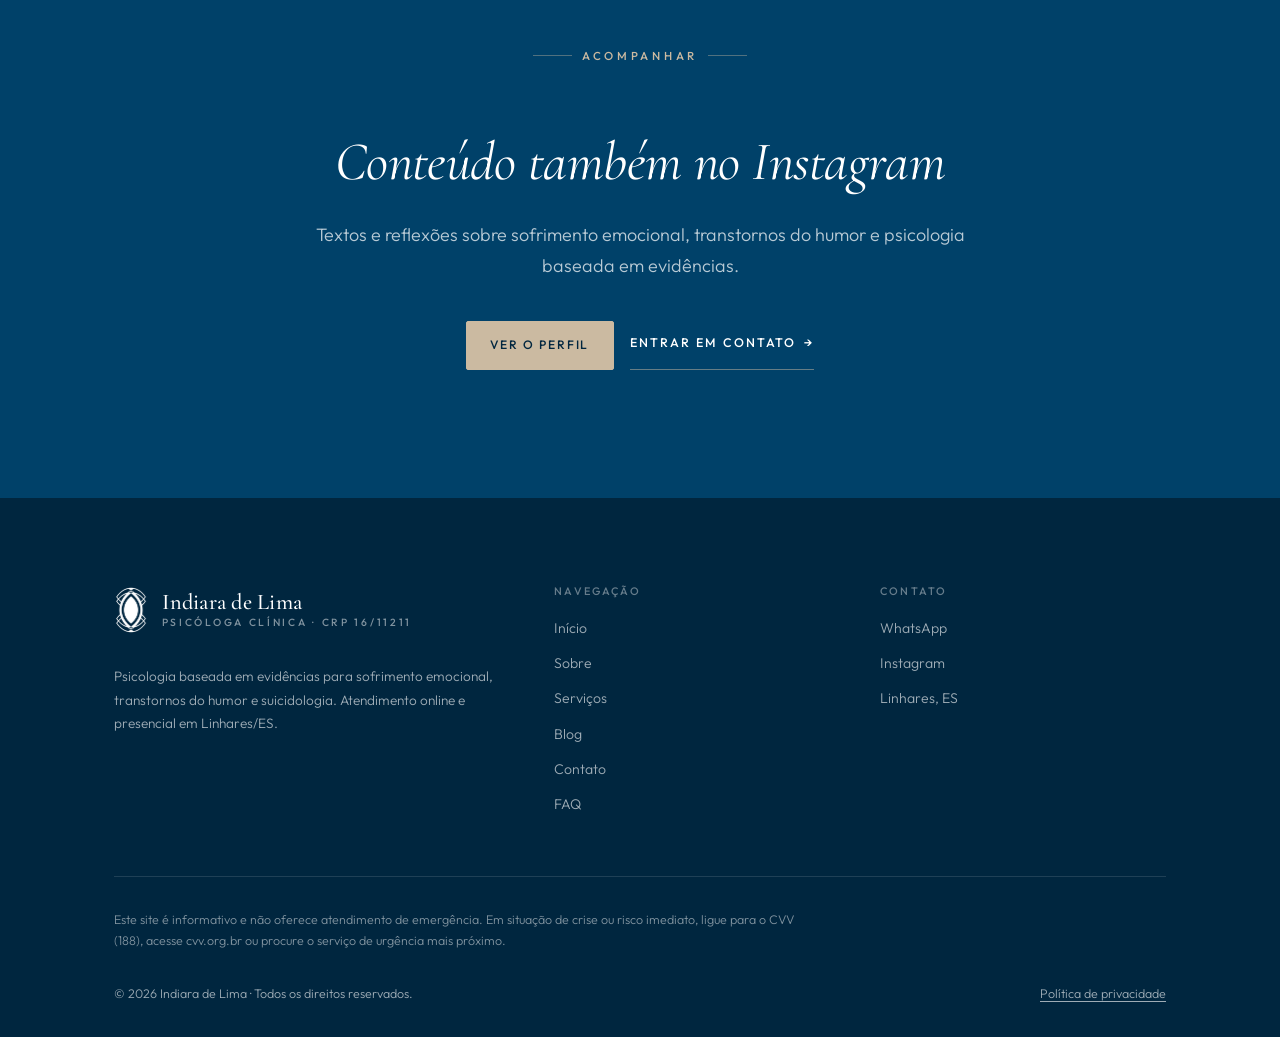
<file: blog.html>
<!DOCTYPE html>
<html lang="pt-BR">
<head>
<meta charset="UTF-8" />
<meta name="viewport" content="width=device-width, initial-scale=1" />
<script>document.documentElement.className += " js";</script>

<title>Blog | Indiara de Lima: Textos sobre sofrimento emocional e saúde mental</title>
<meta name="description" content="Textos sobre depressão, transtornos do humor, autocobrança, estresse crônico e psicologia baseada em evidências. Linguagem acessível, sem simplificar o que é complexo." />
<meta name="author" content="Indiara de Lima" />
<meta name="robots" content="index, follow" />
<link rel="canonical" href="https://indiaradelima.com.br/blog" />

<meta property="og:type" content="website" />
<meta property="og:locale" content="pt_BR" />
<meta property="og:title" content="Blog | Indiara de Lima, Psicóloga Clínica" />
<meta property="og:description" content="Textos sobre sofrimento emocional, transtornos do humor e psicologia baseada em evidências." />
<meta property="og:site_name" content="Indiara de Lima · Psicóloga Clínica" />
<meta property="og:url" content="https://indiaradelima.com.br/blog" />

<link rel="icon" type="image/png" sizes="32x32" href="/assets/favicon-32.png" />
<link rel="icon" type="image/png" sizes="64x64" href="/assets/favicon-64.png" />
<link rel="apple-touch-icon" href="/assets/favicon-256.png" />
<link rel="preconnect" href="https://fonts.googleapis.com" />
<link rel="preconnect" href="https://fonts.gstatic.com" crossorigin />
<link rel="preload" as="style" href="https://fonts.googleapis.com/css2?family=Cormorant+Garamond:ital,wght@0,400;0,500;0,600;1,400;1,500&family=Outfit:wght@300;400;500;600&display=swap" />
<link href="https://fonts.googleapis.com/css2?family=Cormorant+Garamond:ital,wght@0,400;0,500;0,600;1,400;1,500&family=Outfit:wght@300;400;500;600&display=swap" rel="stylesheet" media="print" onload="this.media=&#39;all&#39;" />
<noscript><link href="https://fonts.googleapis.com/css2?family=Cormorant+Garamond:ital,wght@0,400;0,500;0,600;1,400;1,500&family=Outfit:wght@300;400;500;600&display=swap" rel="stylesheet" /></noscript>
<link rel="stylesheet" href="/css/style.css?v=51" />
</head>
<body>
<a class="skip-link" href="#main">Pular para o conteúdo</a>

<header class="site-header">
  <div class="container site-header__inner">
    <a class="logo" href="/" aria-label="Indiara de Lima, Psicóloga Clínica, página inicial">
      <img class="logo__eye" src="/assets/logo-simbolo.webp" alt="" />
      <span class="logo__text">
        <span class="logo__name">Indiara de Lima</span>
        <span class="logo__role">Psicóloga Clínica · CRP 16/11211</span>
      </span>
    </a>
    <nav class="nav" id="primary-nav" aria-label="Navegação principal">
      <a class="nav__link" href="/">Início</a>
      <a class="nav__link" href="/sobre">Sobre</a>
      <a class="nav__link" href="/servicos">Serviços</a>
      <a class="nav__link" href="/blog" aria-current="page">Blog</a>
      <a class="nav__link" href="/contato">Contato</a>
      <a class="nav__link" href="/faq">FAQ</a>
      <a class="btn btn--ghost nav__mobile-cta" href="https://api.whatsapp.com/send/?phone=5527996342875&amp;text=Ol%C3%A1+Indiara%2C+vim+pelo+site+e+gostaria+de+agendar+uma+consulta.&amp;type=phone_number&amp;app_absent=0" target="_blank" rel="noopener">Entrar em contato</a>
    </nav>
    <div class="header__cta">
      <a class="btn btn--header" href="https://api.whatsapp.com/send/?phone=5527996342875&amp;text=Ol%C3%A1+Indiara%2C+vim+pelo+site+e+gostaria+de+agendar+uma+consulta.&amp;type=phone_number&amp;app_absent=0" target="_blank" rel="noopener">Entrar em contato</a>
      <button class="nav-toggle" aria-label="Abrir menu" aria-expanded="false" aria-controls="primary-nav"><span></span><span></span><span></span></button>
    </div>
  </div>
</header>
<div class="nav-backdrop"></div>

<main id="main">

  <section class="page-hero page-hero--stack">
    <div class="container">
      <p class="breadcrumb"><a href="/">Início</a> · <span>Blog</span></p>
      <h1>Textos sobre saúde mental com base científica</h1>
      <div class="page-hero__banner">
        <img src="/assets/indiara-blog.webp" width="1200" height="800" alt="Indiara de Lima" loading="lazy" fetchpriority="high" />
      </div>
      <p>
        Textos que começam pela experiência concreta e chegam até a explicação. A ideia é ajudar
        você a reconhecer o que está vivendo e compreender a lógica por trás disso, sem promessas,
        sem fórmulas e sem reduzir o que é complexo.
      </p>
    </div>
  </section>

  <section class="section">
    <div class="container">
      <div class="posts posts--list">

        <article class="post reveal">
          <a class="post__thumb" href="/o-que-e-suicidologia" aria-label="Ler: O que é suicidologia: prevenção, fatores de risco e o papel da psicologia">
            <div class="post__cover">
              <p class="cat">Prevenção ao suicídio</p>
              <p class="post__cover__title">O que é suicidologia: prevenção, fatores de risco e o papel da psicologia</p>
            </div>
          </a>
          <div class="post__content">
            <p class="post__meta">Prevenção ao suicídio · Leitura de 6 min</p>
            <h3><a href="/o-que-e-suicidologia">O que é suicidologia: prevenção, fatores de risco e o papel da psicologia</a></h3>
            <p>
              Suicidologia é o campo que estuda e previne o comportamento suicida. Fatores de
              risco, o papel da psicoterapia e como a ciência salva vidas.
            </p>
            <a class="post__more" href="/o-que-e-suicidologia">Ler o texto <span aria-hidden="true">→</span></a>
          </div>
        </article>

        <article class="post reveal">
          <a class="post__thumb" href="/perfeccionismo-no-trabalho" aria-label="Ler: Perfeccionismo no trabalho: sintomas, causas e como a psicologia pode ajudar">
            <div class="post__cover">
              <p class="cat">Trabalho e saúde mental</p>
              <p class="post__cover__title">Perfeccionismo no trabalho: sintomas, causas e como a psicologia pode ajudar</p>
            </div>
          </a>
          <div class="post__content">
            <p class="post__meta">Trabalho e saúde mental · Leitura de 5 min</p>
            <h3><a href="/perfeccionismo-no-trabalho">Perfeccionismo no trabalho: sintomas, causas e como a psicologia pode ajudar</a></h3>
            <p>
              Perfeccionismo no trabalho parece virtude, mas pode ser a raiz do esgotamento e do
              burnout. Entenda como esse padrão funciona e o que fazer para mudar.
            </p>
            <a class="post__more" href="/perfeccionismo-no-trabalho">Ler o texto <span aria-hidden="true">→</span></a>
          </div>
        </article>

        <article class="post reveal">
          <a class="post__thumb" href="/transtorno-bipolar" aria-label="Ler: Transtorno bipolar: o que é, sintomas e como é feito o tratamento">
            <div class="post__cover">
              <p class="cat">Transtornos do humor</p>
              <p class="post__cover__title">Transtorno bipolar: o que é, sintomas e como é feito o tratamento</p>
            </div>
          </a>
          <div class="post__content">
            <p class="post__meta">Transtornos do humor · Leitura de 6 min</p>
            <h3><a href="/transtorno-bipolar">Transtorno bipolar: o que é, sintomas e como é feito o tratamento</a></h3>
            <p>
              O transtorno bipolar vai além das mudanças de humor. Entenda o que é, quais são os
              tipos, os sintomas da mania e da depressão e como o tratamento funciona.
            </p>
            <a class="post__more" href="/transtorno-bipolar">Ler o texto <span aria-hidden="true">→</span></a>
          </div>
        </article>

        <article class="post reveal">
          <a class="post__thumb" href="/tpb-relacionamentos" aria-label="Ler: TPB e relacionamentos: idealização, medo de abandono e o ciclo que se repete">
            <div class="post__cover">
              <p class="cat">Transtornos de personalidade</p>
              <p class="post__cover__title">TPB e relacionamentos: idealização, medo de abandono e o ciclo que se repete</p>
            </div>
          </a>
          <div class="post__content">
            <p class="post__meta">Transtornos de personalidade · Leitura de 5 min</p>
            <h3><a href="/tpb-relacionamentos">TPB e relacionamentos: idealização, medo de abandono e o ciclo que se repete</a></h3>
            <p>
              No transtorno de personalidade borderline, os relacionamentos são marcados por
              idealização intensa, medo de abandono e ciclos de desvalorização.
            </p>
            <a class="post__more" href="/tpb-relacionamentos">Ler o texto <span aria-hidden="true">→</span></a>
          </div>
        </article>

        <article class="post reveal">
          <a class="post__thumb" href="/o-que-e-trauma" aria-label="Ler: O que é trauma: tipos, sintomas e como o cérebro responde">
            <div class="post__cover">
              <p class="cat">Trauma</p>
              <p class="post__cover__title">O que é trauma: tipos, sintomas e como o cérebro responde</p>
            </div>
          </a>
          <div class="post__content">
            <p class="post__meta">Trauma · Leitura de 5 min</p>
            <h3><a href="/o-que-e-trauma">O que é trauma: tipos, sintomas e como o cérebro responde</a></h3>
            <p>
              Trauma não é fraqueza. É uma resposta do cérebro a experiências que superaram sua
              capacidade de processar.
            </p>
            <a class="post__more" href="/o-que-e-trauma">Ler o texto <span aria-hidden="true">→</span></a>
          </div>
        </article>

      </div>
    </div>
  </section>

  <section class="section section--blue final-cta">
    <div class="container">
      <p class="eyebrow eyebrow--center reveal">Acompanhar</p>
      <h2 class="reveal">Conteúdo também no Instagram</h2>
      <p class="reveal">Textos e reflexões sobre sofrimento emocional, transtornos do humor e psicologia baseada em evidências.</p>
      <div class="btn-row reveal">
        <a class="btn btn--on-blue" href="https://www.instagram.com/indiaradelima" target="_blank" rel="noopener">Ver o perfil</a>
        <a class="textlink" href="/contato">Entrar em contato<span aria-hidden="true">→</span></a>
      </div>
    </div>
  </section>

</main>

<footer class="site-footer">
  <div class="container">
    <div class="footer__top">
      <div class="footer__brand">
        <span class="logo">
          <img class="logo__eye" src="/assets/logo-simbolo-branco.webp" alt="" />
          <span class="logo__text"><span class="logo__name">Indiara de Lima</span><span class="logo__role">Psicóloga Clínica · CRP 16/11211</span></span>
        </span>
        <p>Psicologia baseada em evidências para sofrimento emocional, transtornos do humor e suicidologia. Atendimento online e presencial em Linhares/ES.</p>
      </div>
      <div class="footer__col">
        <h4>Navegação</h4>
        <ul>
          <li><a href="/">Início</a></li>
          <li><a href="/sobre">Sobre</a></li>
          <li><a href="/servicos">Serviços</a></li>
          <li><a href="/blog">Blog</a></li>
          <li><a href="/contato">Contato</a></li>
          <li><a href="/faq">FAQ</a></li>
        </ul>
      </div>
      <div class="footer__col">
        <h4>Contato</h4>
        <ul>
          <li><a href="https://api.whatsapp.com/send/?phone=5527996342875&amp;text=Ol%C3%A1+Indiara%2C+vim+pelo+site+e+gostaria+de+agendar+uma+consulta.&amp;type=phone_number&amp;app_absent=0" target="_blank" rel="noopener">WhatsApp</a></li>
          <li><a href="https://www.instagram.com/indiaradelima" target="_blank" rel="noopener">Instagram</a></li>
          <li>Linhares, ES</li>
        </ul>
      </div>
    </div>
    <p style="margin-top:2rem;font-size:0.78rem;max-width:44rem;color:rgba(255,255,255,0.5);">
      Este site é informativo e não oferece atendimento de emergência. Em situação de crise ou risco imediato,
      ligue para o CVV (188), acesse cvv.org.br ou procure o serviço de urgência mais próximo.
    </p>
    <div class="footer__bottom">
      <span>© <span data-year>2026</span> Indiara de Lima · Todos os direitos reservados.</span>
      <a href="/politica-de-privacidade">Política de privacidade</a>
    </div>
  </div>
</footer>

<a class="wa-float" href="https://api.whatsapp.com/send/?phone=5527996342875&amp;text=Ol%C3%A1+Indiara%2C+vim+pelo+site+e+gostaria+de+agendar+uma+consulta.&amp;type=phone_number&amp;app_absent=0" target="_blank" rel="noopener" aria-label="Falar no WhatsApp" data-label="Falar no WhatsApp">
  <svg viewBox="0 0 24 24" fill="currentColor" aria-hidden="true"><path d="M12 2a10 10 0 0 0-8.6 15l-1.3 4.9 5-1.3A10 10 0 1 0 12 2Zm5.8 14.2c-.2.7-1.4 1.3-2 1.4-.5.1-1.2.1-1.9-.1-.4-.1-1-.3-1.7-.6-3-1.3-4.9-4.3-5-4.5-.2-.2-1.2-1.6-1.2-3s.7-2.1 1-2.4c.2-.3.5-.4.7-.4h.5c.2 0 .4 0 .6.5l.8 2c.1.2.1.4 0 .5l-.3.5-.4.4c-.2.2-.3.3-.1.6.2.3.9 1.4 1.9 2.3 1.3 1.1 2.3 1.5 2.6 1.6.3.1.5.1.6-.1l.7-.9c.2-.3.4-.2.7-.1l2 .9c.3.2.5.2.6.4.1.1.1.6-.1 1.2Z"/></svg>
</a>

<script src="/js/main.js?v=7" defer></script>
</body>
</html>
</file>
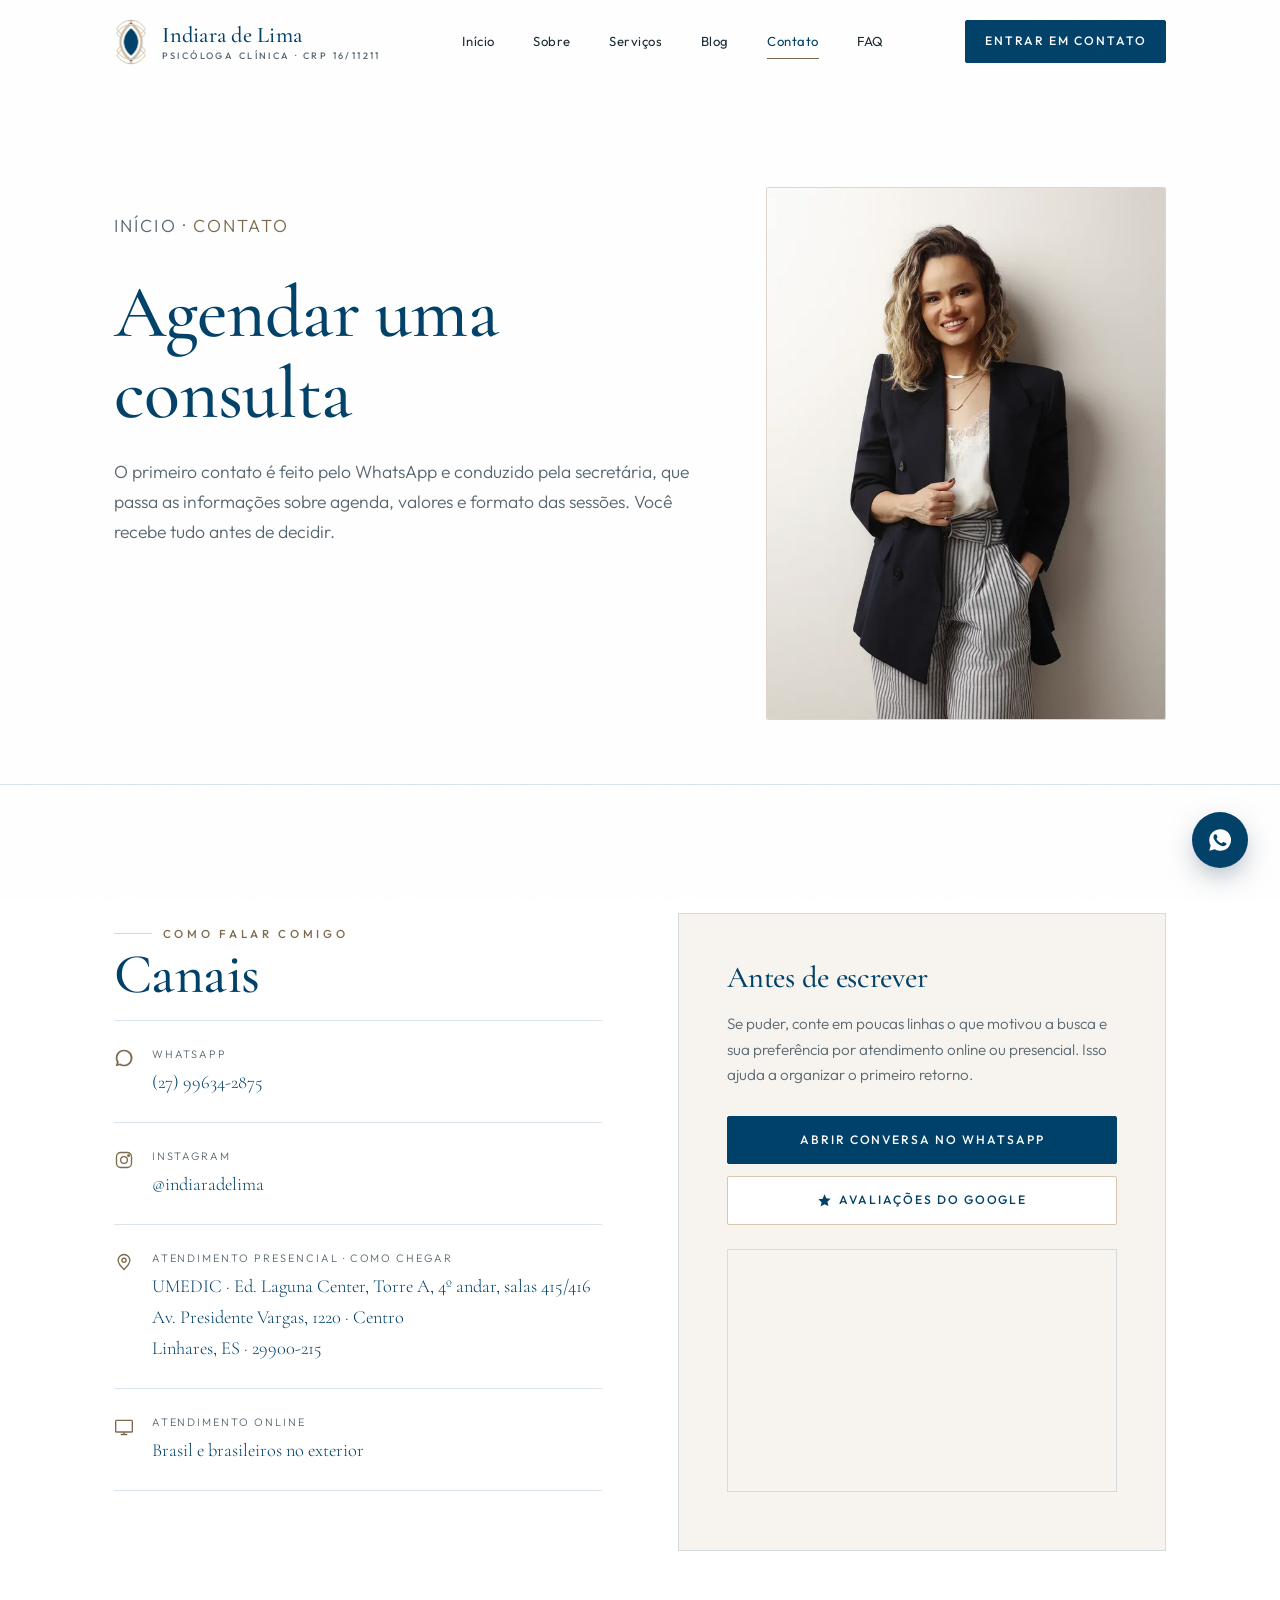
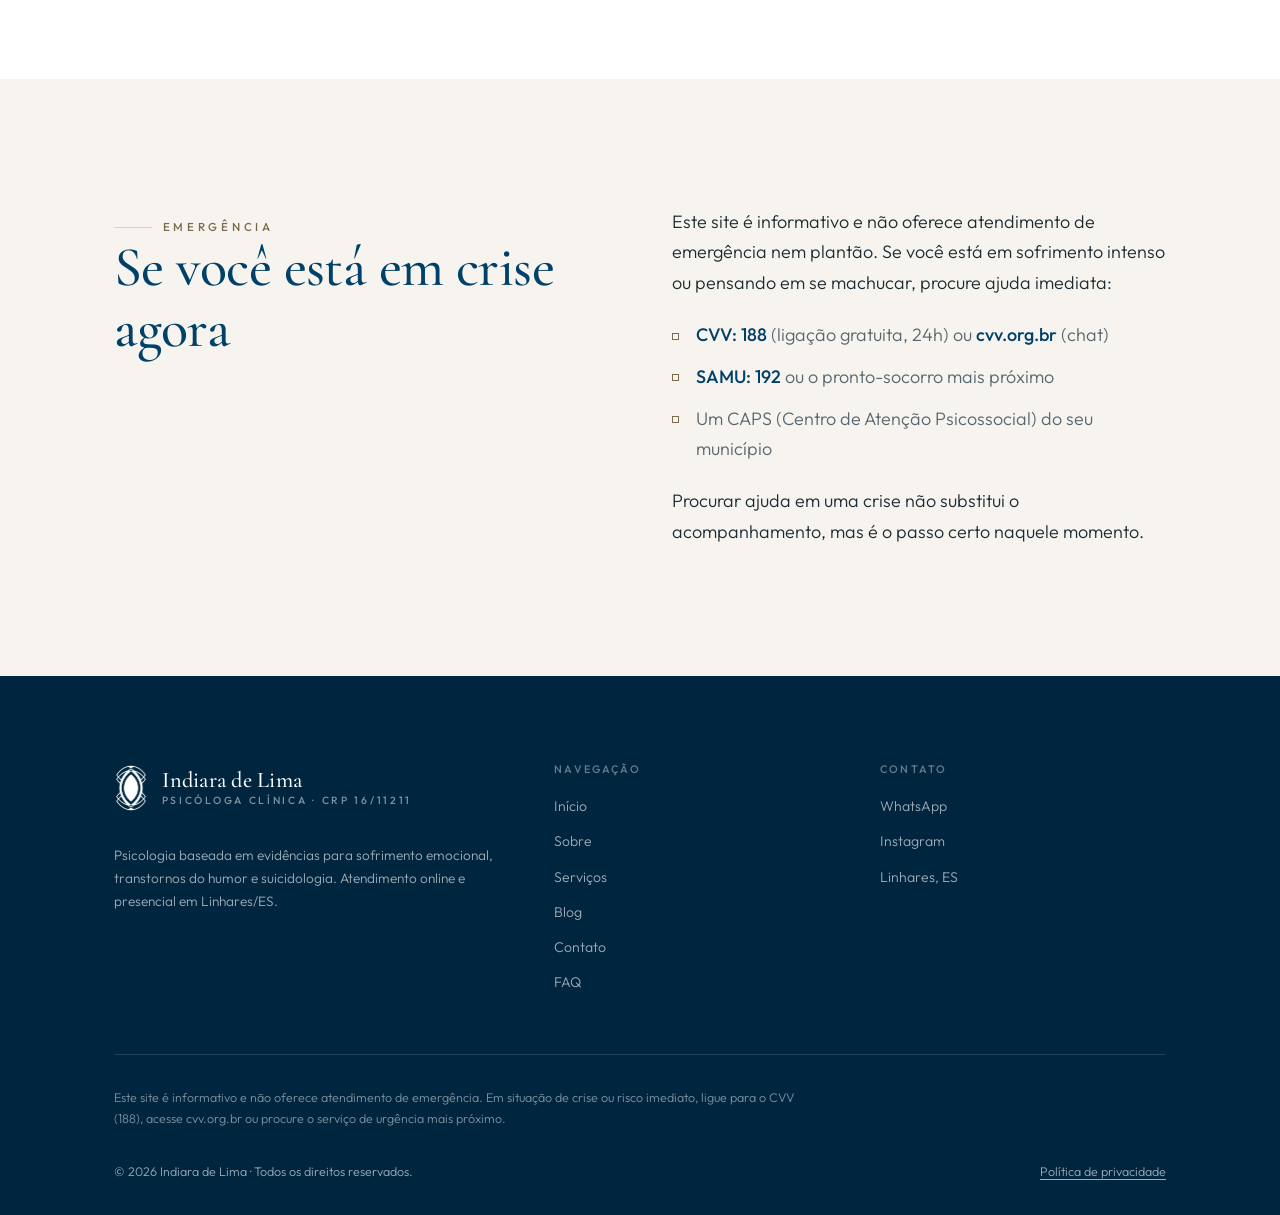
<file: contato.html>
<!DOCTYPE html>
<html lang="pt-BR">
<head>
<meta charset="UTF-8" />
<meta name="viewport" content="width=device-width, initial-scale=1" />
<script>document.documentElement.className += " js";</script>

<title>Contato | Indiara de Lima, Psicóloga em Linhares/ES e Online</title>
<meta name="description" content="Agende uma consulta com a psicóloga Indiara de Lima. Atendimento online e presencial em Linhares/ES. O primeiro contato e a organização das sessões são feitos pela secretária." />
<meta name="author" content="Indiara de Lima" />
<meta name="robots" content="index, follow" />
<link rel="canonical" href="https://indiaradelima.com.br/contato" />

<meta property="og:type" content="website" />
<meta property="og:locale" content="pt_BR" />
<meta property="og:title" content="Contato | Indiara de Lima, Psicóloga Clínica" />
<meta property="og:description" content="Agende uma consulta. Atendimento online e presencial em Linhares/ES." />
<meta property="og:site_name" content="Indiara de Lima · Psicóloga Clínica" />
<meta property="og:url" content="https://indiaradelima.com.br/contato" />

<link rel="icon" type="image/png" sizes="32x32" href="/assets/favicon-32.png" />
<link rel="icon" type="image/png" sizes="64x64" href="/assets/favicon-64.png" />
<link rel="apple-touch-icon" href="/assets/favicon-256.png" />
<link rel="preconnect" href="https://fonts.googleapis.com" />
<link rel="preconnect" href="https://fonts.gstatic.com" crossorigin />
<link rel="preload" as="style" href="https://fonts.googleapis.com/css2?family=Cormorant+Garamond:ital,wght@0,400;0,500;0,600;1,400;1,500&family=Outfit:wght@300;400;500;600&display=swap" />
<link href="https://fonts.googleapis.com/css2?family=Cormorant+Garamond:ital,wght@0,400;0,500;0,600;1,400;1,500&family=Outfit:wght@300;400;500;600&display=swap" rel="stylesheet" media="print" onload="this.media=&#39;all&#39;" />
<noscript><link href="https://fonts.googleapis.com/css2?family=Cormorant+Garamond:ital,wght@0,400;0,500;0,600;1,400;1,500&family=Outfit:wght@300;400;500;600&display=swap" rel="stylesheet" /></noscript>
<link rel="stylesheet" href="/css/style.css?v=51" />
</head>
<body>
<a class="skip-link" href="#main">Pular para o conteúdo</a>

<header class="site-header">
  <div class="container site-header__inner">
    <a class="logo" href="/" aria-label="Indiara de Lima, Psicóloga Clínica, página inicial">
      <img class="logo__eye" src="/assets/logo-simbolo.webp" alt="" />
      <span class="logo__text">
        <span class="logo__name">Indiara de Lima</span>
        <span class="logo__role">Psicóloga Clínica · CRP 16/11211</span>
      </span>
    </a>
    <nav class="nav" id="primary-nav" aria-label="Navegação principal">
      <a class="nav__link" href="/">Início</a>
      <a class="nav__link" href="/sobre">Sobre</a>
      <a class="nav__link" href="/servicos">Serviços</a>
      <a class="nav__link" href="/blog">Blog</a>
      <a class="nav__link" href="/contato" aria-current="page">Contato</a>
      <a class="nav__link" href="/faq">FAQ</a>
      <a class="btn btn--ghost nav__mobile-cta" href="https://api.whatsapp.com/send/?phone=5527996342875&amp;text=Ol%C3%A1+Indiara%2C+vim+pelo+site+e+gostaria+de+agendar+uma+consulta.&amp;type=phone_number&amp;app_absent=0" target="_blank" rel="noopener">Entrar em contato</a>
    </nav>
    <div class="header__cta">
      <a class="btn btn--header" href="https://api.whatsapp.com/send/?phone=5527996342875&amp;text=Ol%C3%A1+Indiara%2C+vim+pelo+site+e+gostaria+de+agendar+uma+consulta.&amp;type=phone_number&amp;app_absent=0" target="_blank" rel="noopener">Entrar em contato</a>
      <button class="nav-toggle" aria-label="Abrir menu" aria-expanded="false" aria-controls="primary-nav"><span></span><span></span><span></span></button>
    </div>
  </div>
</header>
<div class="nav-backdrop"></div>

<main id="main">

  <section class="page-hero page-hero--split">
    <div class="container page-hero__inner">
      <div class="page-hero__text">
        <p class="breadcrumb"><a href="/">Início</a> · <span>Contato</span></p>
        <h1>Agendar uma consulta</h1>
        <p>
          O primeiro contato é feito pelo WhatsApp e conduzido pela secretária, que passa as
          informações sobre agenda, valores e formato das sessões. Você recebe tudo antes de decidir.
        </p>
      </div>
      <div class="page-hero__photo page-hero__photo--lg">
        <img src="/assets/indiara-contato.webp" width="640" height="853" alt="Indiara de Lima" loading="lazy" />
      </div>
    </div>
  </section>

  <section class="section">
    <div class="container contact__grid">
      <div class="reveal">
        <p class="eyebrow">Como falar comigo</p>
        <h2>Canais</h2>
        <ul class="contact__list">
          <li class="contact__item">
            <svg viewBox="0 0 24 24" fill="currentColor" aria-hidden="true"><path d="M12 2a10 10 0 0 0-8.6 15l-1.3 4.9 5-1.3A10 10 0 1 0 12 2Zm0 2a8 8 0 0 1 0 16 8 8 0 0 1-4-1.1l-.4-.2-2.5.6.7-2.4-.2-.4A8 8 0 0 1 12 4Z"/></svg>
            <div>
              <span class="k">WhatsApp</span>
              <span class="v"><a href="https://api.whatsapp.com/send/?phone=5527996342875&amp;text=Ol%C3%A1+Indiara%2C+vim+pelo+site+e+gostaria+de+agendar+uma+consulta.&amp;type=phone_number&amp;app_absent=0" target="_blank" rel="noopener">(27) 99634-2875</a></span>
            </div>
          </li>
          <li class="contact__item">
            <svg viewBox="0 0 24 24" fill="none" stroke="currentColor" stroke-width="1.6" aria-hidden="true"><rect x="3" y="3" width="18" height="18" rx="5"/><circle cx="12" cy="12" r="4"/><circle cx="17.5" cy="6.5" r="1"/></svg>
            <div>
              <span class="k">Instagram</span>
              <span class="v"><a href="https://www.instagram.com/indiaradelima" target="_blank" rel="noopener">@indiaradelima</a></span>
            </div>
          </li>
          <li class="contact__item">
            <a class="contact__item__link" href="https://www.google.com/maps/search/?api=1&amp;query=-19.3970085,-40.0705057" target="_blank" rel="noopener">
              <svg viewBox="0 0 24 24" fill="none" stroke="currentColor" stroke-width="1.6" aria-hidden="true"><path d="M12 21s-7-6.3-7-11a7 7 0 0 1 14 0c0 4.7-7 11-7 11Z"/><circle cx="12" cy="10" r="2.5"/></svg>
              <div>
                <span class="k">Atendimento presencial · Como chegar</span>
                <span class="v">UMEDIC · Ed. Laguna Center, Torre A, 4º andar, salas 415/416<br />Av. Presidente Vargas, 1220 · Centro<br />Linhares, ES · 29900-215</span>
              </div>
            </a>
          </li>
          <li class="contact__item">
            <svg viewBox="0 0 24 24" fill="none" stroke="currentColor" stroke-width="1.6" aria-hidden="true"><rect x="2" y="4" width="20" height="14" rx="1"/><path d="M8 21h8M12 18v3"/></svg>
            <div>
              <span class="k">Atendimento online</span>
              <span class="v">Brasil e brasileiros no exterior</span>
            </div>
          </li>
        </ul>
      </div>

      <div class="contact__aside reveal">
        <h3>Antes de escrever</h3>
        <p>
          Se puder, conte em poucas linhas o que motivou a busca e sua preferência por
          atendimento online ou presencial. Isso ajuda a organizar o primeiro retorno.
        </p>
        <a class="btn btn--block" href="https://api.whatsapp.com/send/?phone=5527996342875&amp;text=Ol%C3%A1+Indiara%2C+vim+pelo+site+e+gostaria+de+agendar+uma+consulta.&amp;type=phone_number&amp;app_absent=0" target="_blank" rel="noopener">Abrir conversa no WhatsApp</a>
        <a class="btn btn--ghost-gold btn--block" style="margin-top:0.75rem;" href="https://share.google/wh8gy0sHujxC8as4N" target="_blank" rel="noopener">
          <svg viewBox="0 0 24 24" fill="currentColor" aria-hidden="true" style="width:15px;height:15px;"><path d="m12 2 2.9 6.3 6.9.8-5.1 4.7 1.4 6.8L12 17.9 5.9 21.4l1.4-6.8L2.2 9.9l6.9-.8L12 2z"/></svg>
          Avaliações do Google
        </a>
        <iframe
          class="contact__map"
          title="Mapa: UMEDIC, Ed. Laguna Center, Avenida Presidente Vargas, 1220, Centro, Linhares - ES"
          loading="lazy"
          referrerpolicy="no-referrer-when-downgrade"
          src="https://www.google.com/maps?q=UMEDIC%20Ed.%20Laguna%20Center%2C%20Avenida%20Presidente%20Vargas%2C%201220%2C%20Centro%2C%20Linhares%20-%20ES%2C%2029900-215&output=embed"></iframe>
      </div>
    </div>
  </section>

  <section class="section section--tint">
    <div class="container">
      <div class="two-col">
        <div class="reveal">
          <p class="eyebrow">Emergência</p>
          <h2>Se você está em crise agora</h2>
        </div>
        <div class="prose reveal">
          <p>
            Este site é informativo e não oferece atendimento de emergência nem plantão. Se você
            está em sofrimento intenso ou pensando em se machucar, procure ajuda imediata:
          </p>
          <ul>
            <li><strong>CVV: 188</strong> (ligação gratuita, 24h) ou <strong>cvv.org.br</strong> (chat)</li>
            <li><strong>SAMU: 192</strong> ou o pronto-socorro mais próximo</li>
            <li>Um CAPS (Centro de Atenção Psicossocial) do seu município</li>
          </ul>
          <p>Procurar ajuda em uma crise não substitui o acompanhamento, mas é o passo certo naquele momento.</p>
        </div>
      </div>
    </div>
  </section>

</main>

<footer class="site-footer">
  <div class="container">
    <div class="footer__top">
      <div class="footer__brand">
        <span class="logo">
          <img class="logo__eye" src="/assets/logo-simbolo-branco.webp" alt="" />
          <span class="logo__text"><span class="logo__name">Indiara de Lima</span><span class="logo__role">Psicóloga Clínica · CRP 16/11211</span></span>
        </span>
        <p>Psicologia baseada em evidências para sofrimento emocional, transtornos do humor e suicidologia. Atendimento online e presencial em Linhares/ES.</p>
      </div>
      <div class="footer__col">
        <h4>Navegação</h4>
        <ul>
          <li><a href="/">Início</a></li>
          <li><a href="/sobre">Sobre</a></li>
          <li><a href="/servicos">Serviços</a></li>
          <li><a href="/blog">Blog</a></li>
          <li><a href="/contato">Contato</a></li>
          <li><a href="/faq">FAQ</a></li>
        </ul>
      </div>
      <div class="footer__col">
        <h4>Contato</h4>
        <ul>
          <li><a href="https://api.whatsapp.com/send/?phone=5527996342875&amp;text=Ol%C3%A1+Indiara%2C+vim+pelo+site+e+gostaria+de+agendar+uma+consulta.&amp;type=phone_number&amp;app_absent=0" target="_blank" rel="noopener">WhatsApp</a></li>
          <li><a href="https://www.instagram.com/indiaradelima" target="_blank" rel="noopener">Instagram</a></li>
          <li>Linhares, ES</li>
        </ul>
      </div>
    </div>
    <p style="margin-top:2rem;font-size:0.78rem;max-width:44rem;color:rgba(255,255,255,0.5);">
      Este site é informativo e não oferece atendimento de emergência. Em situação de crise ou risco imediato,
      ligue para o CVV (188), acesse cvv.org.br ou procure o serviço de urgência mais próximo.
    </p>
    <div class="footer__bottom">
      <span>© <span data-year>2026</span> Indiara de Lima · Todos os direitos reservados.</span>
      <a href="/politica-de-privacidade">Política de privacidade</a>
    </div>
  </div>
</footer>

<a class="wa-float" href="https://api.whatsapp.com/send/?phone=5527996342875&amp;text=Ol%C3%A1+Indiara%2C+vim+pelo+site+e+gostaria+de+agendar+uma+consulta.&amp;type=phone_number&amp;app_absent=0" target="_blank" rel="noopener" aria-label="Falar no WhatsApp" data-label="Falar no WhatsApp">
  <svg viewBox="0 0 24 24" fill="currentColor" aria-hidden="true"><path d="M12 2a10 10 0 0 0-8.6 15l-1.3 4.9 5-1.3A10 10 0 1 0 12 2Zm5.8 14.2c-.2.7-1.4 1.3-2 1.4-.5.1-1.2.1-1.9-.1-.4-.1-1-.3-1.7-.6-3-1.3-4.9-4.3-5-4.5-.2-.2-1.2-1.6-1.2-3s.7-2.1 1-2.4c.2-.3.5-.4.7-.4h.5c.2 0 .4 0 .6.5l.8 2c.1.2.1.4 0 .5l-.3.5-.4.4c-.2.2-.3.3-.1.6.2.3.9 1.4 1.9 2.3 1.3 1.1 2.3 1.5 2.6 1.6.3.1.5.1.6-.1l.7-.9c.2-.3.4-.2.7-.1l2 .9c.3.2.5.2.6.4.1.1.1.6-.1 1.2Z"/></svg>
</a>

<script src="/js/main.js?v=7" defer></script>
</body>
</html>
</file>
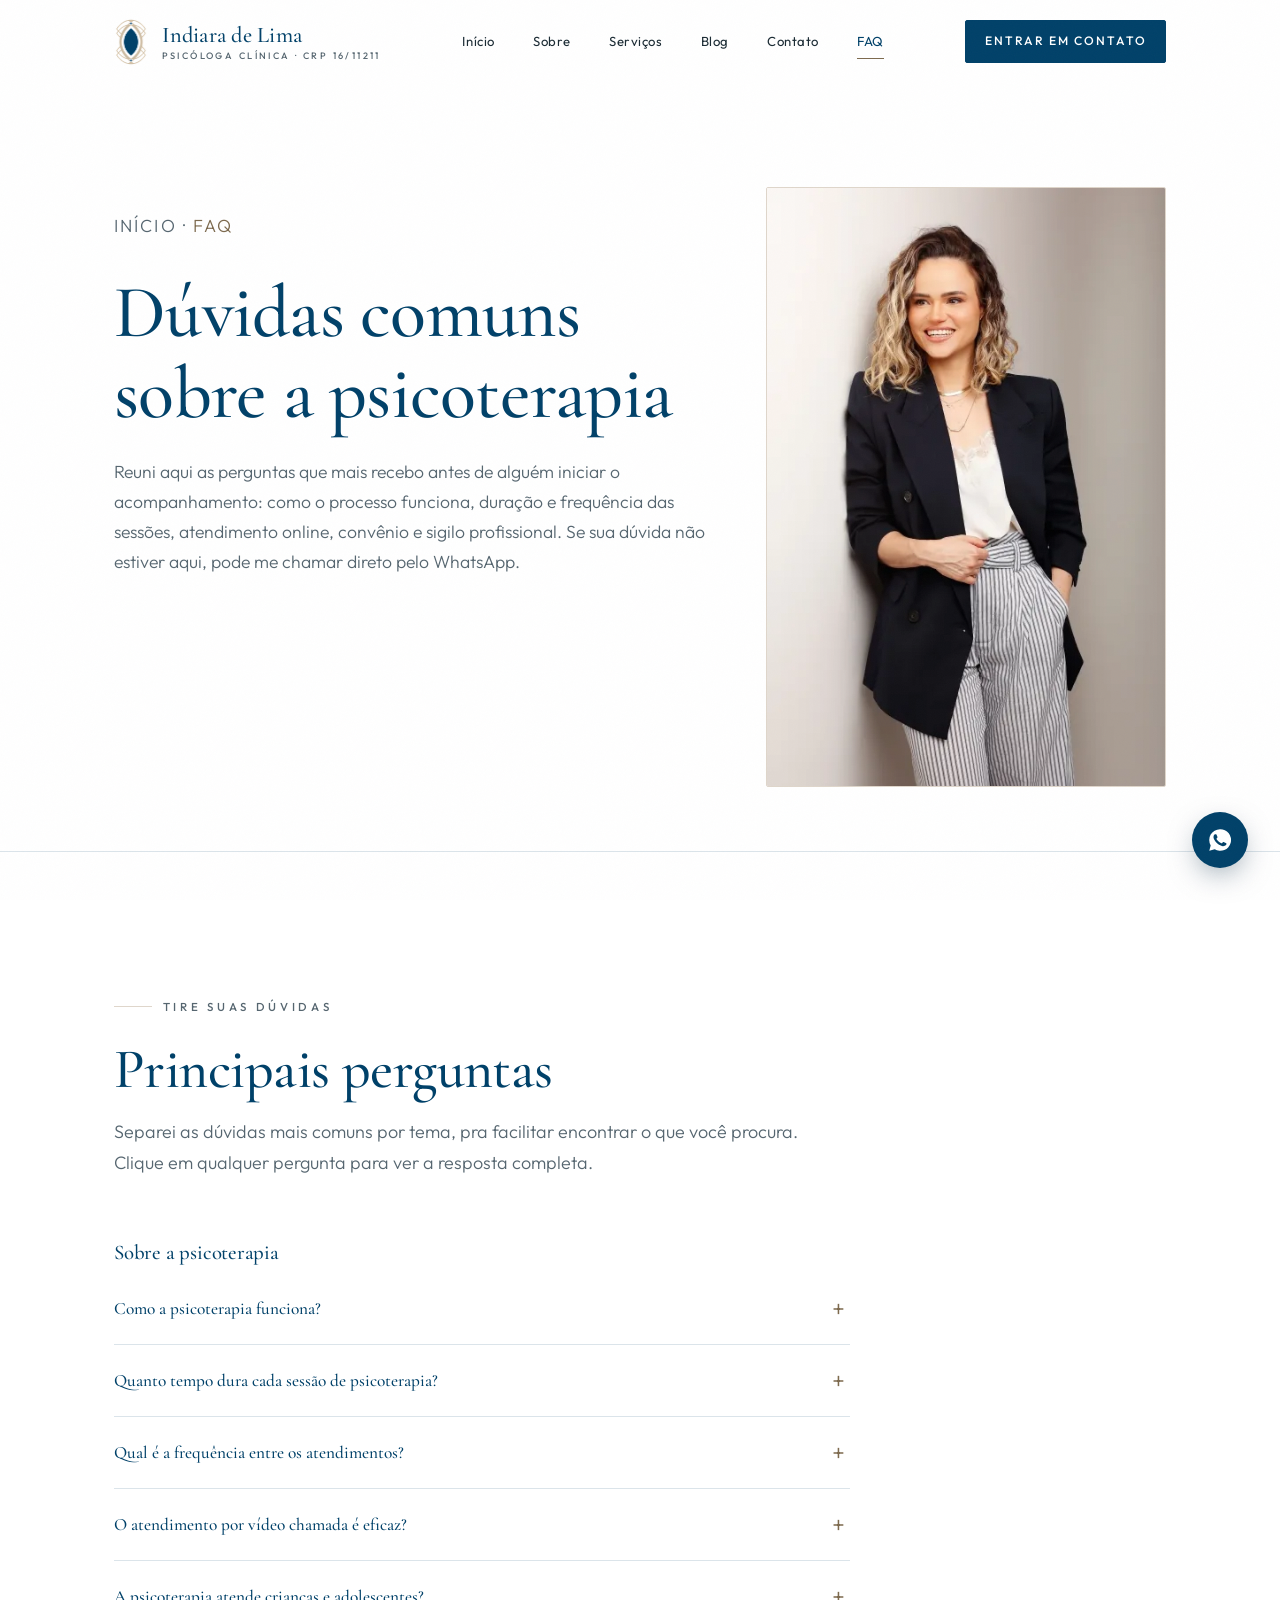
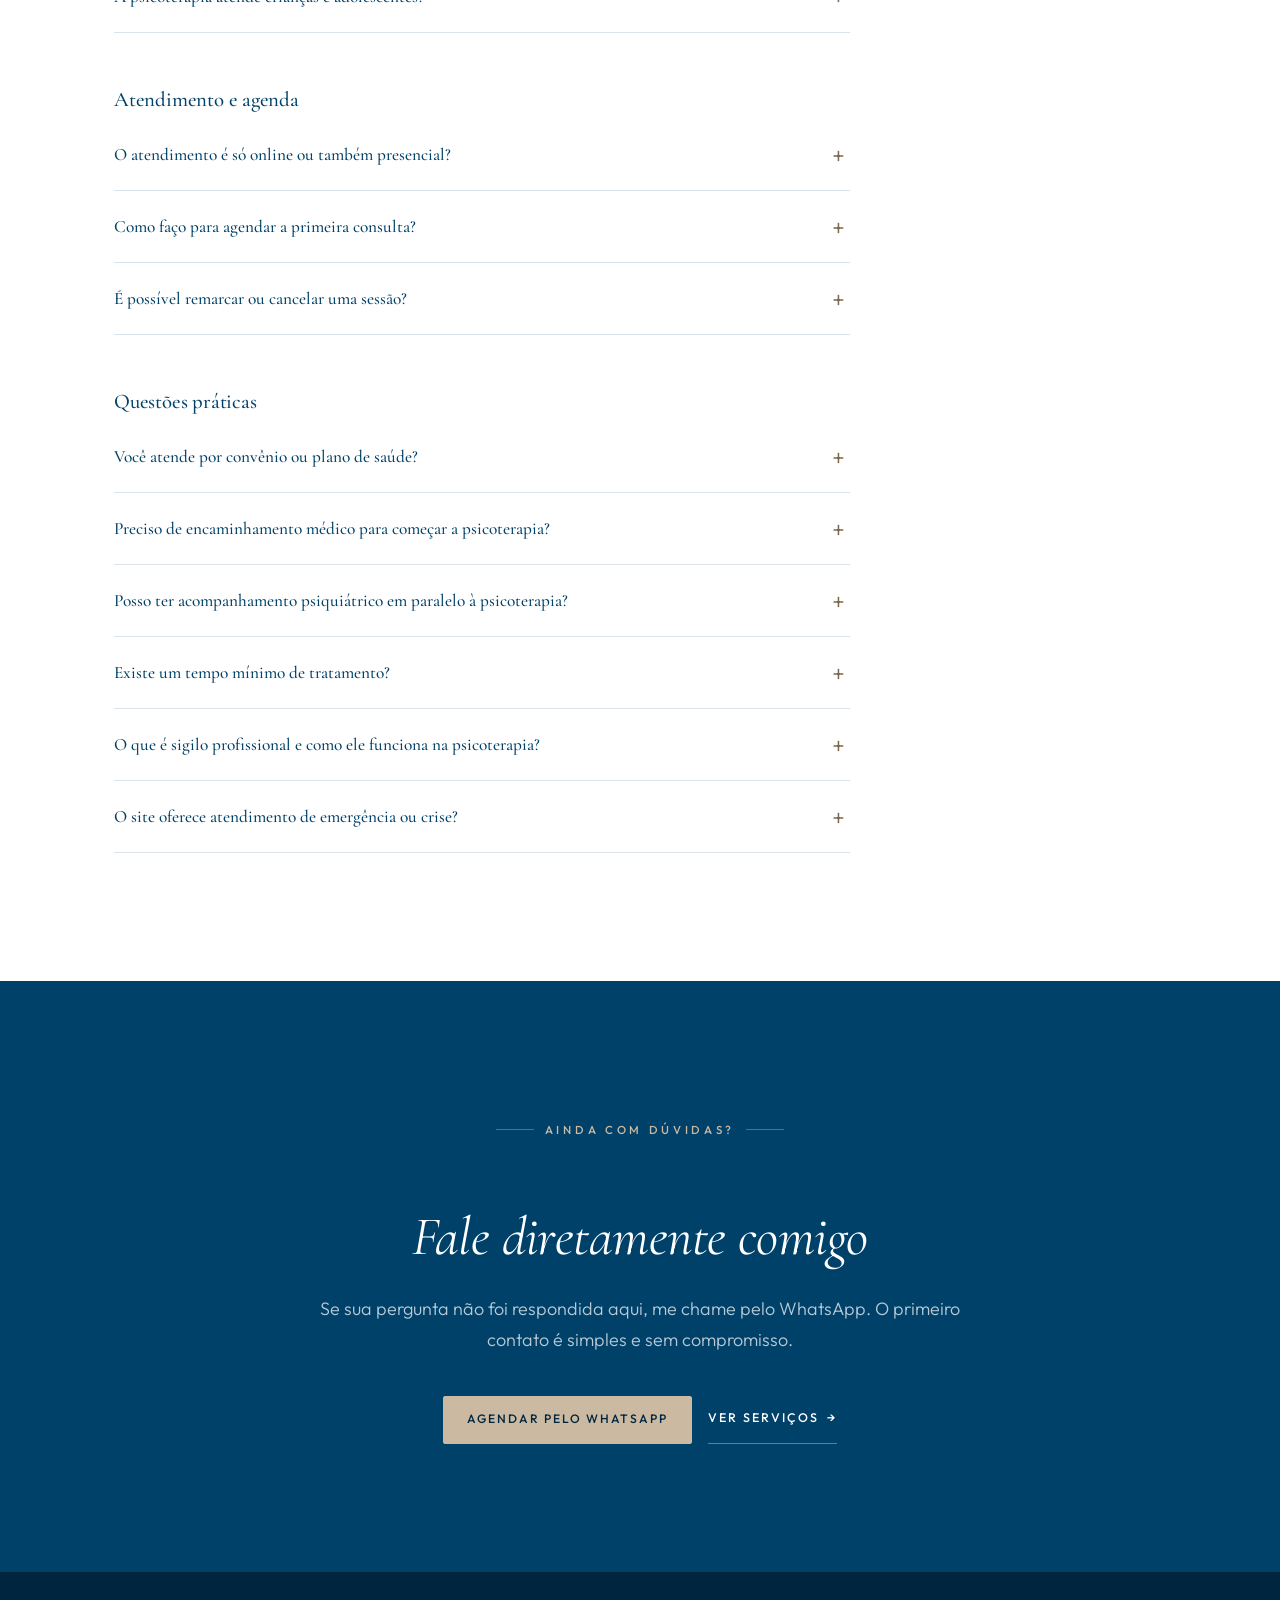
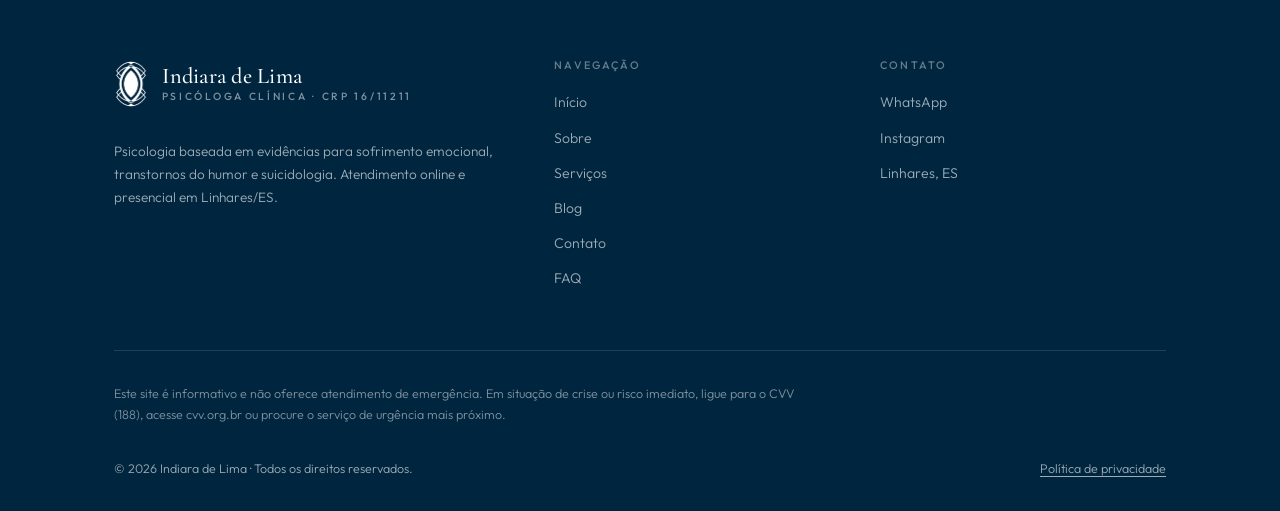
<file: faq.html>
<!DOCTYPE html>
<html lang="pt-BR">
<head>
<meta charset="UTF-8" />
<meta name="viewport" content="width=device-width, initial-scale=1" />
<script>document.documentElement.className += " js";</script>

<title>Perguntas Frequentes sobre Psicoterapia | Indiara de Lima</title>
<meta name="description" content="Dúvidas comuns sobre psicoterapia: duração da sessão, frequência, atendimento online, convênio, sigilo profissional e mais. Psicóloga Indiara de Lima, CRP 16/11211." />
<meta name="author" content="Indiara de Lima" />
<meta name="robots" content="index, follow" />
<link rel="canonical" href="https://indiaradelima.com.br/faq" />

<meta property="og:type" content="website" />
<meta property="og:locale" content="pt_BR" />
<meta property="og:title" content="Perguntas Frequentes sobre Psicoterapia | Indiara de Lima, Psicóloga Clínica" />
<meta property="og:description" content="Dúvidas comuns sobre psicoterapia: duração da sessão, frequência, atendimento online, convênio, sigilo profissional e mais." />
<meta property="og:site_name" content="Indiara de Lima · Psicóloga Clínica" />
<meta property="og:url" content="https://indiaradelima.com.br/faq" />

<link rel="icon" type="image/png" sizes="32x32" href="/assets/favicon-32.png" />
<link rel="icon" type="image/png" sizes="64x64" href="/assets/favicon-64.png" />
<link rel="apple-touch-icon" href="/assets/favicon-256.png" />
<link rel="preconnect" href="https://fonts.googleapis.com" />
<link rel="preconnect" href="https://fonts.gstatic.com" crossorigin />
<link rel="preload" as="style" href="https://fonts.googleapis.com/css2?family=Cormorant+Garamond:ital,wght@0,400;0,500;0,600;1,400;1,500&family=Outfit:wght@300;400;500;600&display=swap" />
<link href="https://fonts.googleapis.com/css2?family=Cormorant+Garamond:ital,wght@0,400;0,500;0,600;1,400;1,500&family=Outfit:wght@300;400;500;600&display=swap" rel="stylesheet" media="print" onload="this.media=&#39;all&#39;" />
<noscript><link href="https://fonts.googleapis.com/css2?family=Cormorant+Garamond:ital,wght@0,400;0,500;0,600;1,400;1,500&family=Outfit:wght@300;400;500;600&display=swap" rel="stylesheet" /></noscript>
<link rel="stylesheet" href="/css/style.css?v=51" />

<script type="application/ld+json">
{
  "@context": "https://schema.org",
  "@type": "FAQPage",
  "mainEntity": [
    {
      "@type": "Question",
      "name": "Como a psicoterapia funciona?",
      "acceptedAnswer": { "@type": "Answer", "text": "A psicoterapia aqui segue um processo estruturado, com começo, meio e fim. Nas sessões iniciais, buscamos compreender sua história, seu funcionamento atual e o que motivou a busca por ajuda. A partir dessa avaliação, construo uma formulação do caso e proponho um plano com objetivos claros, de acordo com as suas necessidades. O trabalho terapêutico em si combina vínculo, psicoeducação, questionamento e intervenções baseadas em evidências. Periodicamente, revisamos juntos o que está funcionando, ajustando o plano sempre que necessário, visando atingir seus objetivos na psicoterapia." }
    },
    {
      "@type": "Question",
      "name": "Quanto tempo dura cada sessão de psicoterapia?",
      "acceptedAnswer": { "@type": "Answer", "text": "Em média, cada sessão de psicoterapia dura 50 minutos. Esse tempo costuma ser suficiente para aprofundar o que está sendo trabalhado em cada encontro, mantendo a consistência necessária ao longo do processo terapêutico." }
    },
    {
      "@type": "Question",
      "name": "Qual é a frequência entre os atendimentos?",
      "acceptedAnswer": { "@type": "Answer", "text": "A frequência é definida individualmente, de acordo com a necessidade de cada caso. Na maioria das vezes, os atendimentos acontecem semanalmente, podendo ser ajustados ao longo do processo conforme a evolução do tratamento." }
    },
    {
      "@type": "Question",
      "name": "O atendimento por vídeo chamada é eficaz?",
      "acceptedAnswer": { "@type": "Answer", "text": "Sim. A psicoterapia online tem eficácia reconhecida pela literatura científica, equivalente à do atendimento presencial para a maioria dos quadros emocionais. O que sustenta os resultados do tratamento é a qualidade do vínculo terapêutico e a consistência do processo, não o formato do encontro." }
    },
    {
      "@type": "Question",
      "name": "A psicoterapia atende crianças e adolescentes?",
      "acceptedAnswer": { "@type": "Answer", "text": "O atendimento é voltado para adultos. Esse recorte permite um trabalho clínico mais aprofundado dentro da área de atuação e formação, que inclui transtornos do humor, suicidologia e sofrimento emocional em adultos." }
    },
    {
      "@type": "Question",
      "name": "O atendimento é só online ou também presencial?",
      "acceptedAnswer": { "@type": "Answer", "text": "Os dois formatos estão disponíveis. O atendimento presencial acontece no centro de Linhares/ES, e o atendimento online é feito por vídeo chamada para pacientes em todo o Brasil, incluindo brasileiros que vivem no exterior, dentro das condições profissionais aplicáveis a cada caso." }
    },
    {
      "@type": "Question",
      "name": "Como faço para agendar a primeira consulta?",
      "acceptedAnswer": { "@type": "Answer", "text": "O primeiro contato é feito pelo WhatsApp. A partir daí, a secretária conduz a parte prática: agenda, valores e organização das sessões, enviando todas as informações antes de você decidir." }
    },
    {
      "@type": "Question",
      "name": "É possível remarcar ou cancelar uma sessão?",
      "acceptedAnswer": { "@type": "Answer", "text": "Sim, é possível remarcar ou cancelar uma sessão com até uma hora de antecedência." }
    },
    {
      "@type": "Question",
      "name": "Você atende por convênio ou plano de saúde?",
      "acceptedAnswer": { "@type": "Answer", "text": "O atendimento é particular. Ainda assim, é possível emitir nota fiscal ou recibo para que você solicite reembolso junto ao seu plano de saúde, conforme as regras do seu convênio." }
    },
    {
      "@type": "Question",
      "name": "Preciso de encaminhamento médico para começar a psicoterapia?",
      "acceptedAnswer": { "@type": "Answer", "text": "Não. Você pode procurar atendimento psicológico diretamente, sem necessidade de encaminhamento médico. Caso, após a avaliação, seja identificada a necessidade de intervenção medicamentosa, o encaminhamento para um médico psiquiatra pode ser feito, visando um trabalho multidisciplinar." }
    },
    {
      "@type": "Question",
      "name": "Posso ter acompanhamento psiquiátrico em paralelo à psicoterapia?",
      "acceptedAnswer": { "@type": "Answer", "text": "Sim. Em casos que envolvem quadros depressivos, transtornos do humor ou maior complexidade clínica, o trabalho conjunto com a psiquiatria pode ser recomendado, sempre que necessário para o cuidado do paciente." }
    },
    {
      "@type": "Question",
      "name": "Existe um tempo mínimo de tratamento?",
      "acceptedAnswer": { "@type": "Answer", "text": "Não existe um tempo mínimo de tratamento. Isso depende da demanda do paciente, das suas possibilidades e do plano de tratamento estipulado para cada caso." }
    },
    {
      "@type": "Question",
      "name": "O que é sigilo profissional e como ele funciona na psicoterapia?",
      "acceptedAnswer": { "@type": "Answer", "text": "O sigilo profissional é um princípio ético e legal da Psicologia: tudo o que é conversado em sessão é confidencial, protegido pelo Código de Ética Profissional do Psicólogo e regulamentado pelo Conselho Federal de Psicologia." }
    },
    {
      "@type": "Question",
      "name": "O site oferece atendimento de emergência ou crise?",
      "acceptedAnswer": { "@type": "Answer", "text": "Não. Este site é informativo e não substitui atendimento de emergência ou plantão. Se você está em sofrimento intenso ou pensando em se machucar, procure ajuda imediata: CVV (188, ligação gratuita 24h, ou cvv.org.br), SAMU (192) ou o CAPS do seu município." }
    }
  ]
}
</script>
</head>
<body>
<a class="skip-link" href="#main">Pular para o conteúdo</a>

<header class="site-header">
  <div class="container site-header__inner">
    <a class="logo" href="/" aria-label="Indiara de Lima, Psicóloga Clínica, página inicial">
      <img class="logo__eye" src="/assets/logo-simbolo.webp" alt="" />
      <span class="logo__text">
        <span class="logo__name">Indiara de Lima</span>
        <span class="logo__role">Psicóloga Clínica · CRP 16/11211</span>
      </span>
    </a>
    <nav class="nav" id="primary-nav" aria-label="Navegação principal">
      <a class="nav__link" href="/">Início</a>
      <a class="nav__link" href="/sobre">Sobre</a>
      <a class="nav__link" href="/servicos">Serviços</a>
      <a class="nav__link" href="/blog">Blog</a>
      <a class="nav__link" href="/contato">Contato</a>
      <a class="nav__link" href="/faq" aria-current="page">FAQ</a>
      <a class="btn btn--ghost nav__mobile-cta" href="https://api.whatsapp.com/send/?phone=5527996342875&amp;text=Ol%C3%A1+Indiara%2C+vim+pelo+site+e+gostaria+de+agendar+uma+consulta.&amp;type=phone_number&amp;app_absent=0" target="_blank" rel="noopener">Entrar em contato</a>
    </nav>
    <div class="header__cta">
      <a class="btn btn--header" href="https://api.whatsapp.com/send/?phone=5527996342875&amp;text=Ol%C3%A1+Indiara%2C+vim+pelo+site+e+gostaria+de+agendar+uma+consulta.&amp;type=phone_number&amp;app_absent=0" target="_blank" rel="noopener">Entrar em contato</a>
      <button class="nav-toggle" aria-label="Abrir menu" aria-expanded="false" aria-controls="primary-nav"><span></span><span></span><span></span></button>
    </div>
  </div>
</header>
<div class="nav-backdrop"></div>

<main id="main">

  <section class="page-hero page-hero--split page-hero--reorder">
    <div class="container page-hero__inner">
      <div class="page-hero__textwrap">
        <div class="page-hero__title">
          <p class="breadcrumb"><a href="/">Início</a> · <span>FAQ</span></p>
          <h1>Dúvidas comuns sobre a psicoterapia</h1>
        </div>
        <p class="page-hero__desc">
          Reuni aqui as perguntas que mais recebo antes de alguém iniciar o acompanhamento: como
          o processo funciona, duração e frequência das sessões, atendimento online, convênio e
          sigilo profissional. Se sua dúvida não estiver aqui, pode me chamar direto pelo
          <a href="/contato">WhatsApp</a>.
        </p>
      </div>
      <div class="page-hero__photo page-hero__photo--lg page-hero__photo--2x3">
        <img src="/assets/indiara-faq.webp" srcset="/assets/indiara-faq-450.webp 450w, /assets/indiara-faq.webp 700w" sizes="(max-width: 640px) 420px, 32vw" width="700" height="1050" alt="Indiara de Lima" loading="lazy" />
      </div>
    </div>
  </section>

  <section class="section">
    <div class="container">
      <div class="section__head reveal">
        <p class="eyebrow">Tire suas dúvidas</p>
        <h2>Principais perguntas</h2>
        <p>
          Separei as dúvidas mais comuns por tema, pra facilitar encontrar o que você procura.
          Clique em qualquer pergunta para ver a resposta completa.
        </p>
      </div>

      <div class="faq-group">
        <h2 class="faq-group__title">Sobre a psicoterapia</h2>

        <details class="faq-item">
          <summary>Como a psicoterapia funciona?</summary>
          <p>
            A psicoterapia aqui segue um processo estruturado, com começo, meio e fim. Nas sessões
            iniciais, buscamos compreender sua história, seu funcionamento atual e o que motivou a
            busca por ajuda. A partir dessa avaliação, construo uma formulação do caso e proponho
            um plano com objetivos claros, de acordo com as suas necessidades. O trabalho
            terapêutico em si combina vínculo, psicoeducação, questionamento e intervenções
            baseadas em evidências. Periodicamente, revisamos juntos o que está funcionando,
            ajustando o plano sempre que necessário, visando atingir seus objetivos na
            psicoterapia. Para conhecer mais sobre as modalidades de atendimento, veja a página de
            <a href="/servicos">Serviços</a>.
          </p>
        </details>

        <details class="faq-item">
          <summary>Quanto tempo dura cada sessão de psicoterapia?</summary>
          <p>
            Em média, cada sessão de psicoterapia dura 50 minutos. Esse tempo costuma ser
            suficiente para aprofundar o que está sendo trabalhado em cada encontro, mantendo a
            consistência necessária ao longo do processo terapêutico.
          </p>
        </details>

        <details class="faq-item">
          <summary>Qual é a frequência entre os atendimentos?</summary>
          <p>
            A frequência é definida individualmente, de acordo com a necessidade de cada caso. Na
            maioria das vezes, os atendimentos acontecem semanalmente, podendo ser ajustados ao
            longo do processo conforme a evolução do tratamento.
          </p>
        </details>

        <details class="faq-item">
          <summary>O atendimento por vídeo chamada é eficaz?</summary>
          <p>
            Sim. A psicoterapia online tem eficácia reconhecida pela literatura científica,
            equivalente à do atendimento presencial para a maioria dos quadros emocionais. O que
            sustenta os resultados do tratamento é a qualidade do vínculo terapêutico e a
            consistência do processo, não o formato do encontro. Por isso, atendo tanto online
            quanto presencialmente, e a escolha entre as modalidades pode ser feita de acordo com
            o que for mais viável para você.
          </p>
        </details>

        <details class="faq-item">
          <summary>A psicoterapia atende crianças e adolescentes?</summary>
          <p>
            O atendimento é voltado para adultos. Esse recorte permite um trabalho clínico mais
            aprofundado dentro da área de atuação e formação, que inclui transtornos do humor,
            suicidologia e sofrimento emocional em adultos.
          </p>
        </details>
      </div>

      <div class="faq-group">
        <h2 class="faq-group__title">Atendimento e agenda</h2>

        <details class="faq-item">
          <summary>O atendimento é só online ou também presencial?</summary>
          <p>
            Os dois formatos estão disponíveis. O atendimento presencial acontece no centro de
            Linhares/ES, e o atendimento online é feito por vídeo chamada para pacientes em todo o
            Brasil, incluindo brasileiros que vivem no exterior, dentro das condições profissionais
            aplicáveis a cada caso. É possível alternar entre as modalidades ao longo do processo,
            de acordo com o que for mais viável em cada momento.
          </p>
        </details>

        <details class="faq-item">
          <summary>Como faço para agendar a primeira consulta?</summary>
          <p>
            O primeiro contato é feito pelo <a href="/contato">WhatsApp</a>. A partir daí, a
            secretária conduz a parte prática: agenda, valores e organização das sessões, enviando
            todas as informações antes de você decidir. Se puder, é útil contar em poucas linhas o
            que motivou a busca e sua preferência por atendimento online ou presencial, isso ajuda
            a organizar o primeiro retorno.
          </p>
        </details>

        <details class="faq-item">
          <summary>É possível remarcar ou cancelar uma sessão?</summary>
          <p>
            Sim, é possível remarcar ou cancelar uma sessão com até uma hora de antecedência.
          </p>
        </details>
      </div>

      <div class="faq-group">
        <h2 class="faq-group__title">Questões práticas</h2>

        <details class="faq-item">
          <summary>Você atende por convênio ou plano de saúde?</summary>
          <p>
            O atendimento é particular. Ainda assim, é possível emitir nota fiscal ou recibo para
            que você solicite reembolso junto ao seu plano de saúde, conforme as regras do seu
            convênio.
          </p>
        </details>

        <details class="faq-item">
          <summary>Preciso de encaminhamento médico para começar a psicoterapia?</summary>
          <p>
            Não. Você pode procurar atendimento psicológico diretamente, sem necessidade de
            encaminhamento médico. Caso, após a avaliação, seja identificada a necessidade de
            intervenção medicamentosa, o encaminhamento para um médico psiquiatra pode ser feito,
            visando um trabalho multidisciplinar entre psicologia e psiquiatria.
          </p>
        </details>

        <details class="faq-item">
          <summary>Posso ter acompanhamento psiquiátrico em paralelo à psicoterapia?</summary>
          <p>
            Sim. Em casos que envolvem quadros depressivos, transtornos do humor ou maior
            complexidade clínica, o trabalho conjunto com a psiquiatria pode ser recomendado,
            sempre que necessário para o cuidado do paciente.
          </p>
        </details>

        <details class="faq-item">
          <summary>Existe um tempo mínimo de tratamento?</summary>
          <p>
            Não existe um tempo mínimo de tratamento. Isso depende da demanda do paciente, das
            suas possibilidades e do plano de tratamento estipulado para cada caso.
          </p>
        </details>

        <details class="faq-item">
          <summary>O que é sigilo profissional e como ele funciona na psicoterapia?</summary>
          <p>
            O sigilo profissional é um princípio ético e legal da Psicologia: tudo o que é
            conversado em sessão é confidencial, protegido pelo Código de Ética Profissional do
            Psicólogo e regulamentado pelo Conselho Federal de Psicologia. Isso garante que você
            possa falar com liberdade sobre o que está vivendo, sem que essas informações sejam
            compartilhadas com terceiros.
          </p>
        </details>

        <details class="faq-item">
          <summary>O site oferece atendimento de emergência ou crise?</summary>
          <p>
            Não. Este site é informativo e não substitui atendimento de emergência ou plantão. Se
            você está em sofrimento intenso ou pensando em se machucar, procure ajuda imediata: CVV
            (188, ligação gratuita 24h, ou cvv.org.br), SAMU (192) ou o CAPS do seu município.
            Procurar ajuda em uma crise não substitui o acompanhamento terapêutico, mas é o passo
            certo naquele momento.
          </p>
        </details>
      </div>
    </div>
  </section>

  <section class="section section--blue final-cta">
    <div class="container">
      <p class="eyebrow eyebrow--center reveal">Ainda com dúvidas?</p>
      <h2 class="reveal">Fale diretamente comigo</h2>
      <p class="reveal">Se sua pergunta não foi respondida aqui, me chame pelo WhatsApp. O primeiro contato é simples e sem compromisso.</p>
      <div class="btn-row reveal">
        <a class="btn btn--on-blue" href="https://api.whatsapp.com/send/?phone=5527996342875&amp;text=Ol%C3%A1+Indiara%2C+vim+pelo+site+e+gostaria+de+agendar+uma+consulta.&amp;type=phone_number&amp;app_absent=0" target="_blank" rel="noopener">Agendar pelo WhatsApp</a>
        <a class="textlink" href="/servicos">Ver serviços<span aria-hidden="true">→</span></a>
      </div>
    </div>
  </section>

</main>

<footer class="site-footer">
  <div class="container">
    <div class="footer__top">
      <div class="footer__brand">
        <span class="logo">
          <img class="logo__eye" src="/assets/logo-simbolo-branco.webp" alt="" />
          <span class="logo__text"><span class="logo__name">Indiara de Lima</span><span class="logo__role">Psicóloga Clínica · CRP 16/11211</span></span>
        </span>
        <p>Psicologia baseada em evidências para sofrimento emocional, transtornos do humor e suicidologia. Atendimento online e presencial em Linhares/ES.</p>
      </div>
      <div class="footer__col">
        <h4>Navegação</h4>
        <ul>
          <li><a href="/">Início</a></li>
          <li><a href="/sobre">Sobre</a></li>
          <li><a href="/servicos">Serviços</a></li>
          <li><a href="/blog">Blog</a></li>
          <li><a href="/contato">Contato</a></li>
          <li><a href="/faq">FAQ</a></li>
        </ul>
      </div>
      <div class="footer__col">
        <h4>Contato</h4>
        <ul>
          <li><a href="https://api.whatsapp.com/send/?phone=5527996342875&amp;text=Ol%C3%A1+Indiara%2C+vim+pelo+site+e+gostaria+de+agendar+uma+consulta.&amp;type=phone_number&amp;app_absent=0" target="_blank" rel="noopener">WhatsApp</a></li>
          <li><a href="https://www.instagram.com/indiaradelima" target="_blank" rel="noopener">Instagram</a></li>
          <li>Linhares, ES</li>
        </ul>
      </div>
    </div>
    <p style="margin-top:2rem;font-size:0.78rem;max-width:44rem;color:rgba(255,255,255,0.5);">
      Este site é informativo e não oferece atendimento de emergência. Em situação de crise ou risco imediato,
      ligue para o CVV (188), acesse cvv.org.br ou procure o serviço de urgência mais próximo.
    </p>
    <div class="footer__bottom">
      <span>© <span data-year>2026</span> Indiara de Lima · Todos os direitos reservados.</span>
      <a href="/politica-de-privacidade">Política de privacidade</a>
    </div>
  </div>
</footer>

<a class="wa-float" href="https://api.whatsapp.com/send/?phone=5527996342875&amp;text=Ol%C3%A1+Indiara%2C+vim+pelo+site+e+gostaria+de+agendar+uma+consulta.&amp;type=phone_number&amp;app_absent=0" target="_blank" rel="noopener" aria-label="Falar no WhatsApp" data-label="Falar no WhatsApp">
  <svg viewBox="0 0 24 24" fill="currentColor" aria-hidden="true"><path d="M12 2a10 10 0 0 0-8.6 15l-1.3 4.9 5-1.3A10 10 0 1 0 12 2Zm5.8 14.2c-.2.7-1.4 1.3-2 1.4-.5.1-1.2.1-1.9-.1-.4-.1-1-.3-1.7-.6-3-1.3-4.9-4.3-5-4.5-.2-.2-1.2-1.6-1.2-3s.7-2.1 1-2.4c.2-.3.5-.4.7-.4h.5c.2 0 .4 0 .6.5l.8 2c.1.2.1.4 0 .5l-.3.5-.4.4c-.2.2-.3.3-.1.6.2.3.9 1.4 1.9 2.3 1.3 1.1 2.3 1.5 2.6 1.6.3.1.5.1.6-.1l.7-.9c.2-.3.4-.2.7-.1l2 .9c.3.2.5.2.6.4.1.1.1.6-.1 1.2Z"/></svg>
</a>

<script src="/js/main.js?v=7" defer></script>
</body>
</html>
</file>
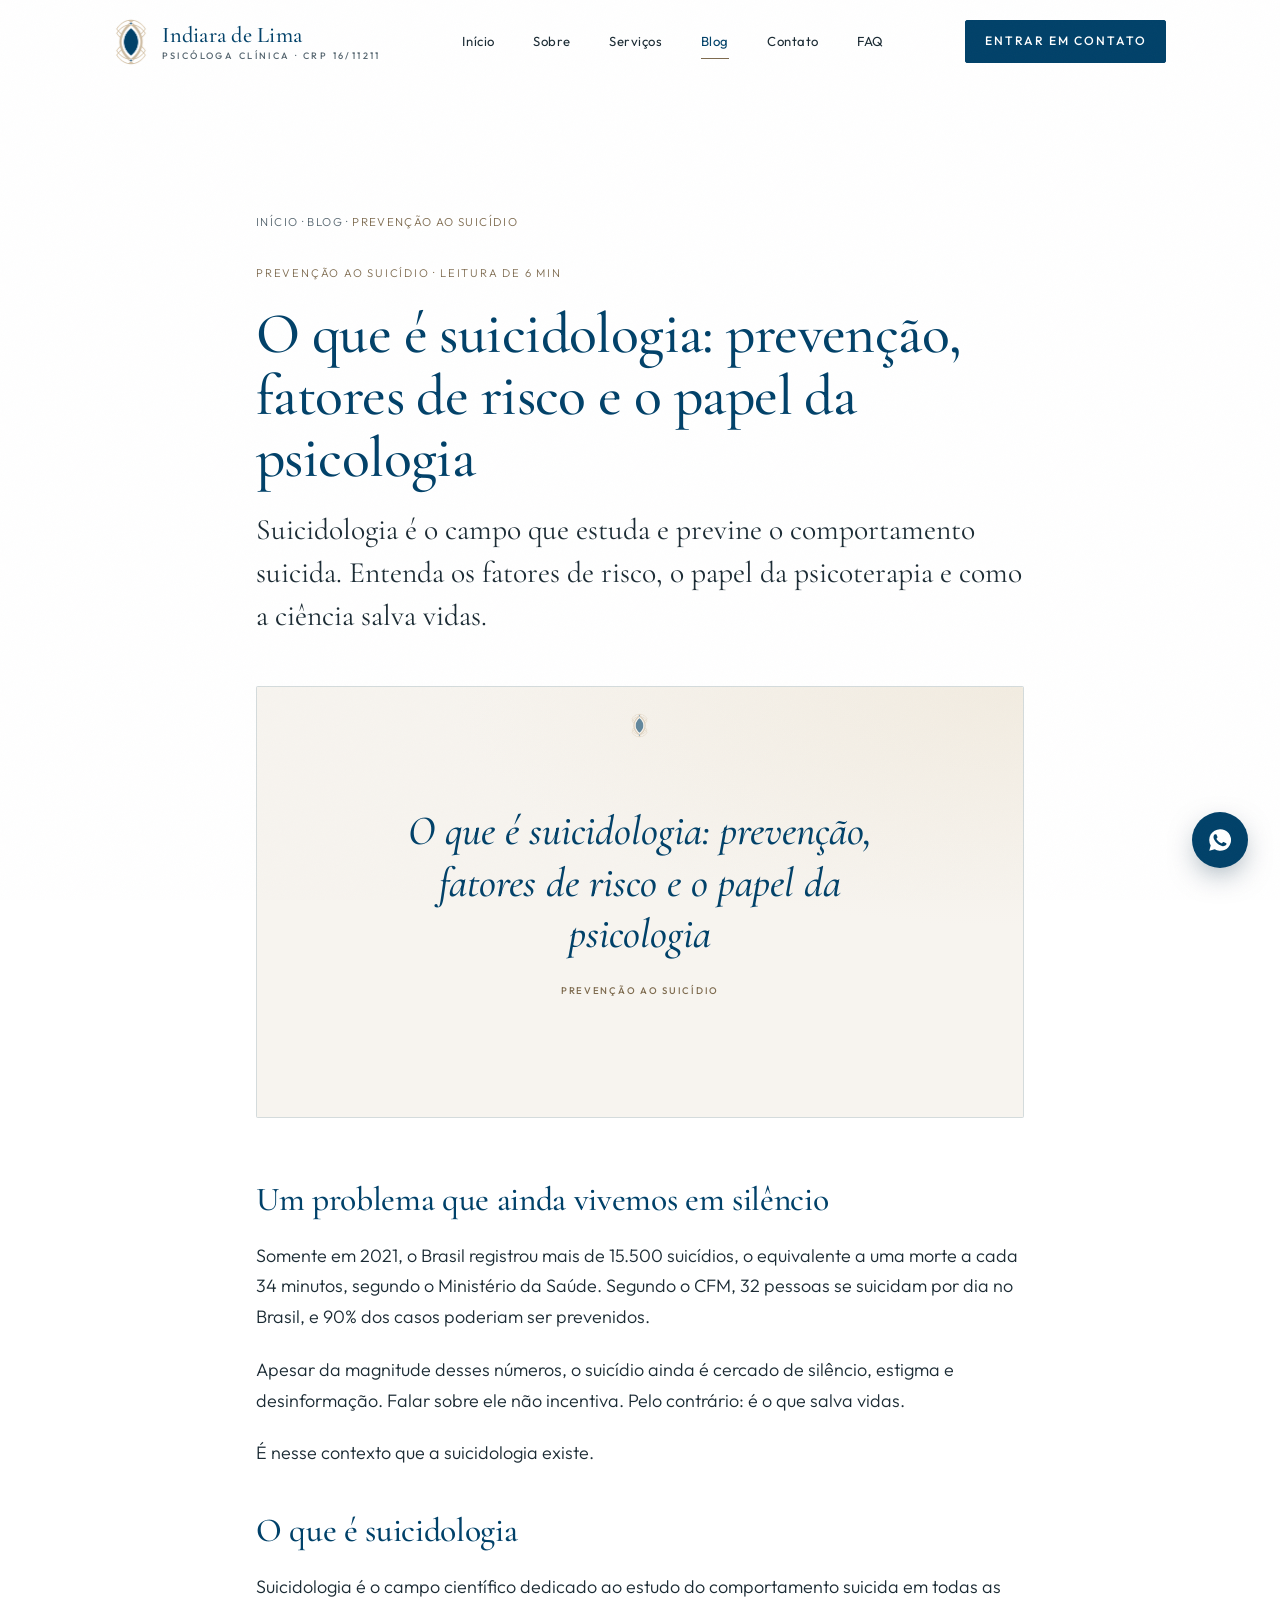
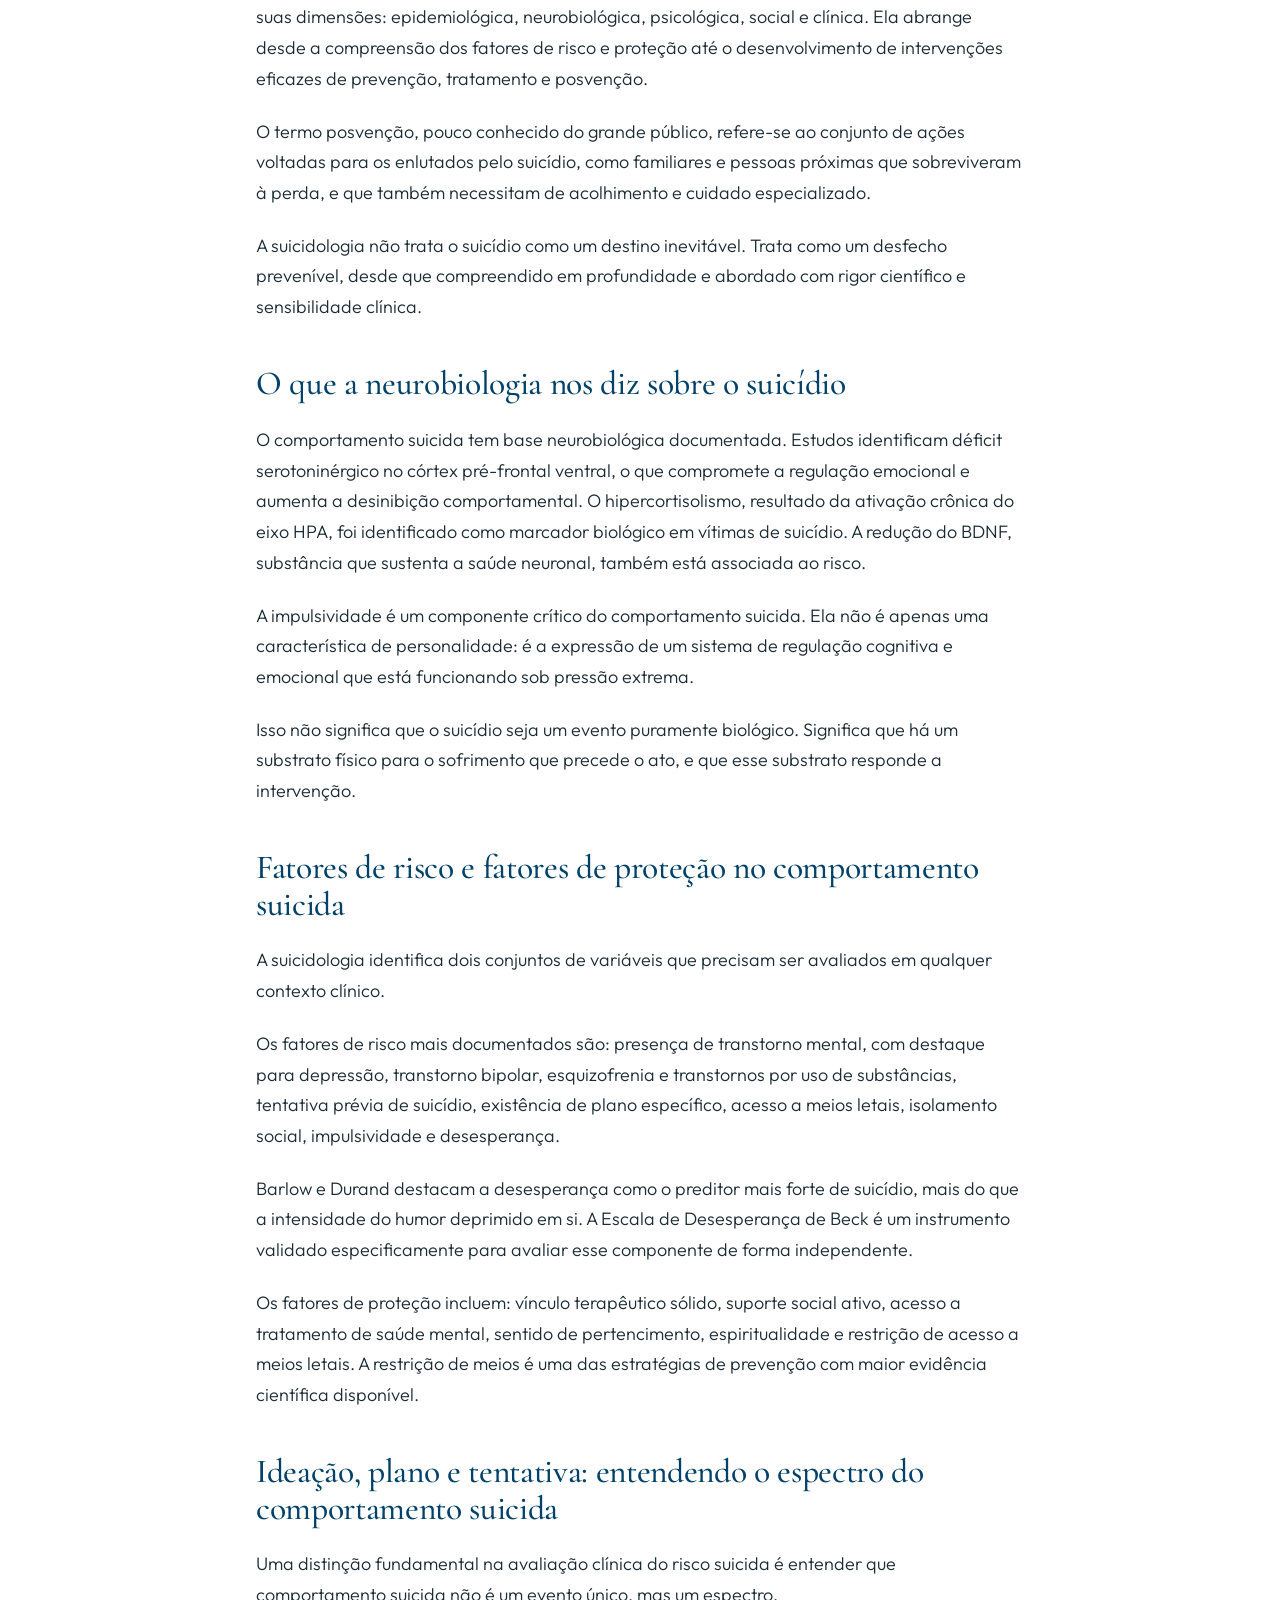
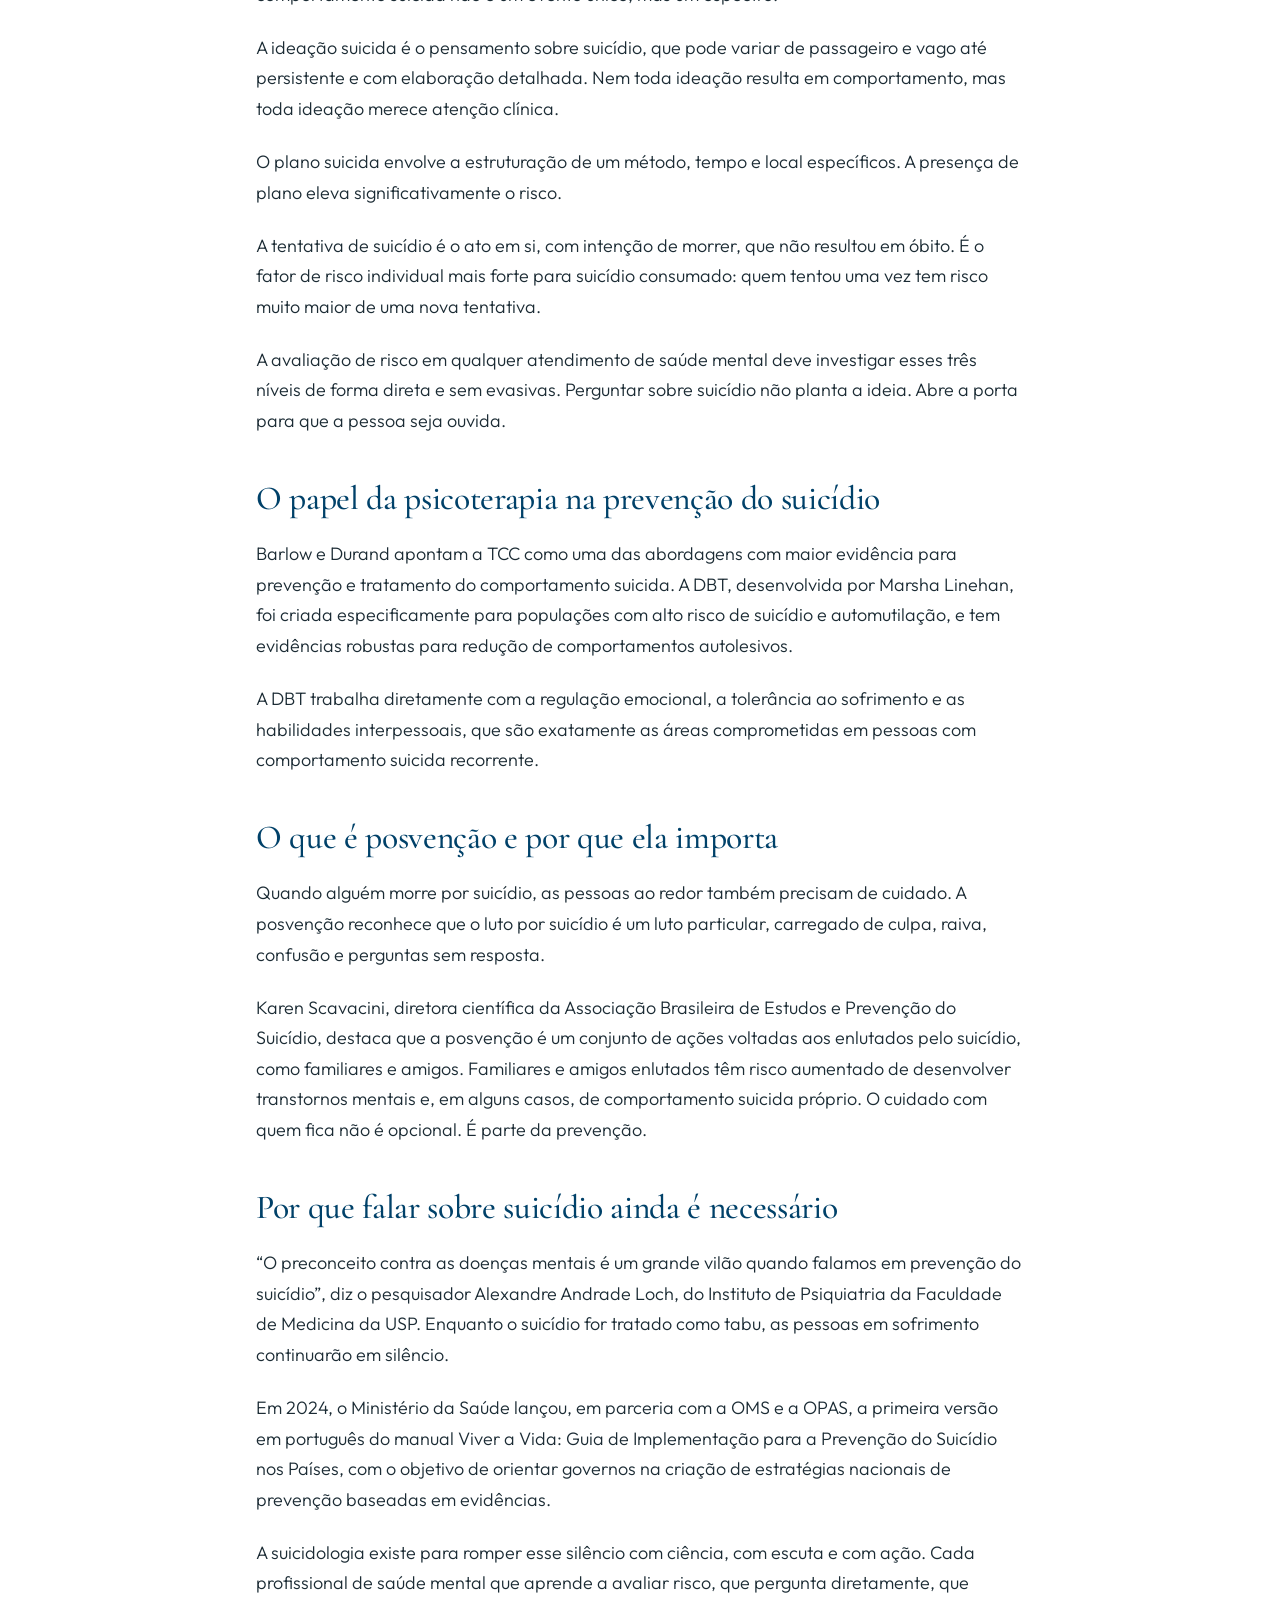
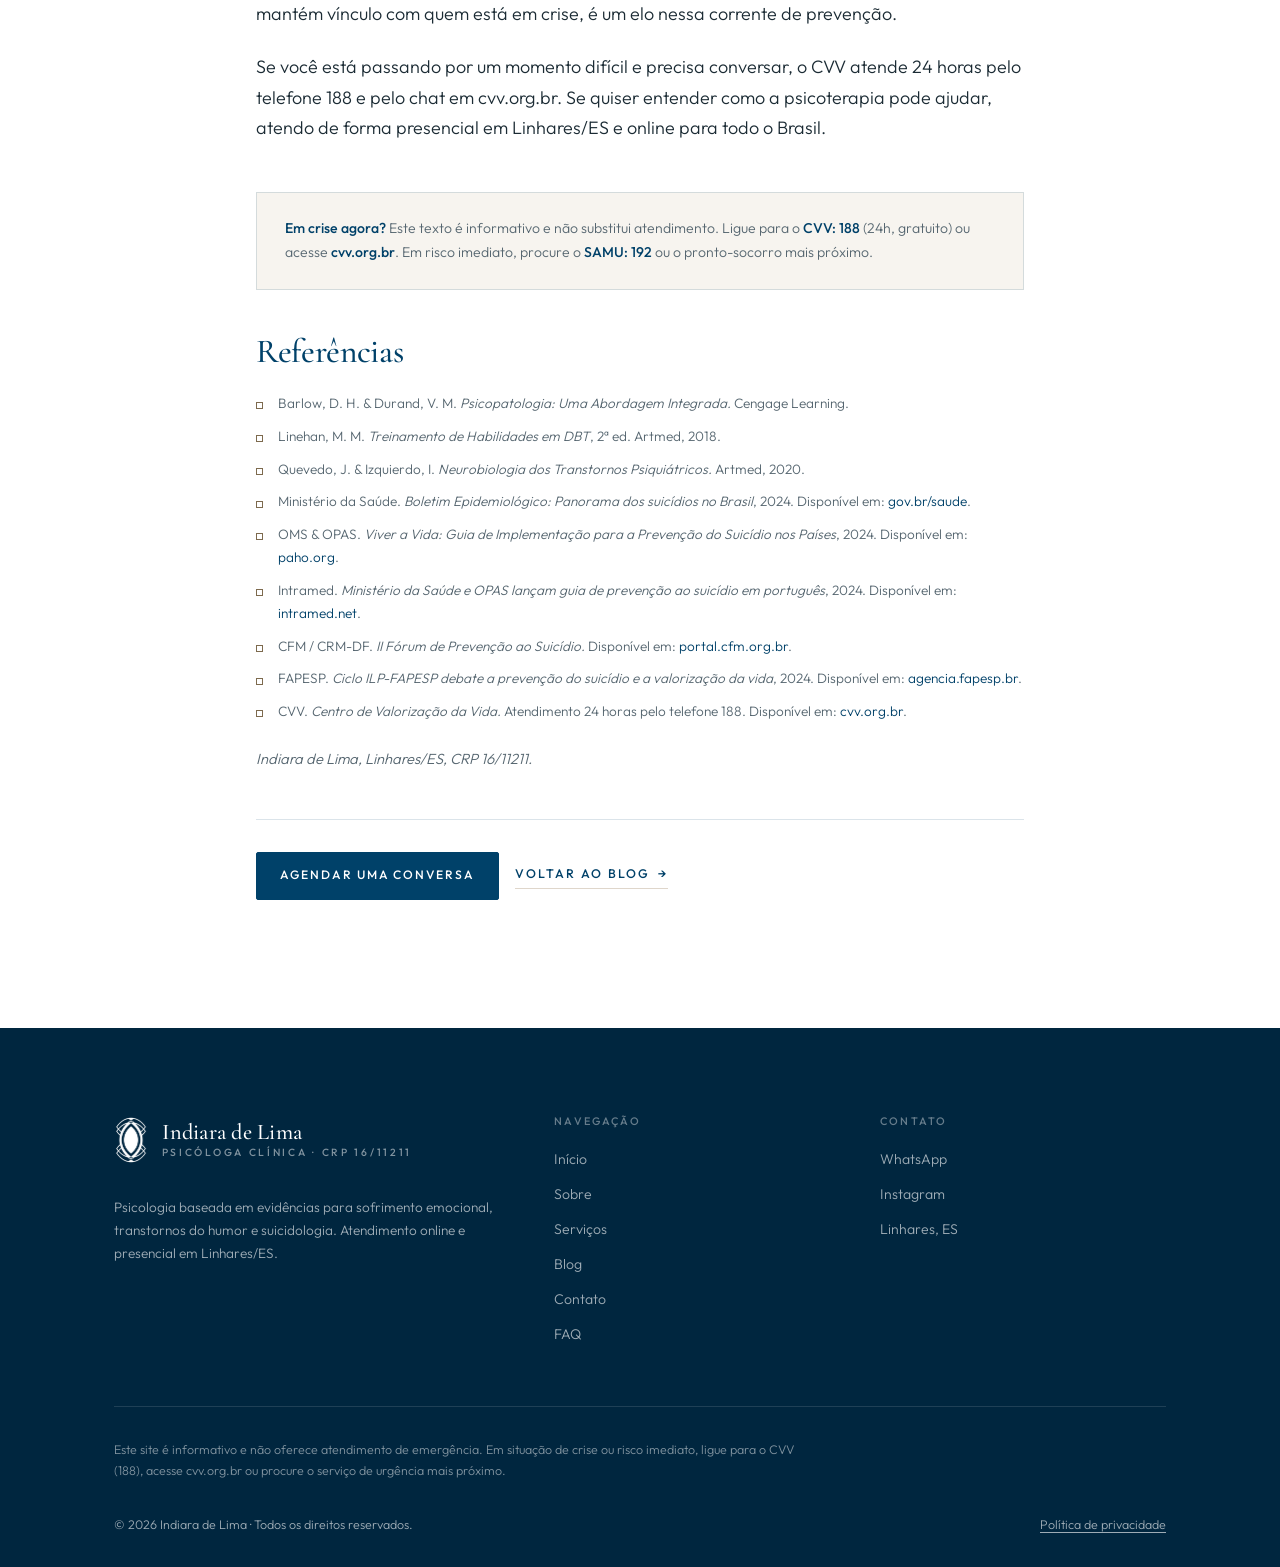
<file: o-que-e-suicidologia.html>
<!DOCTYPE html>
<html lang="pt-BR">
<head>
<meta charset="UTF-8" />
<meta name="viewport" content="width=device-width, initial-scale=1" />
<script>document.documentElement.className += " js";</script>

<title>Suicidologia: prevenção e fatores de risco | Indiara de Lima</title>
<meta name="description" content="Suicidologia é o campo que estuda e previne o comportamento suicida. Entenda os fatores de risco, o papel da psicoterapia e como a ciência salva vidas." />
<meta name="author" content="Indiara de Lima" />
<meta name="robots" content="index, follow" />
<link rel="canonical" href="https://indiaradelima.com.br/o-que-e-suicidologia" />

<meta property="og:type" content="article" />
<meta property="og:locale" content="pt_BR" />
<meta property="og:title" content="O que é suicidologia: prevenção, fatores de risco e o papel da psicologia" />
<meta property="og:description" content="Suicidologia é o campo que estuda e previne o comportamento suicida. Entenda os fatores de risco, o papel da psicoterapia e como a ciência salva vidas." />
<meta property="og:site_name" content="Indiara de Lima · Psicóloga Clínica" />
<meta property="og:url" content="https://indiaradelima.com.br/o-que-e-suicidologia" />

<link rel="icon" type="image/png" sizes="32x32" href="/assets/favicon-32.png" />
<link rel="icon" type="image/png" sizes="64x64" href="/assets/favicon-64.png" />
<link rel="apple-touch-icon" href="/assets/favicon-256.png" />
<link rel="preconnect" href="https://fonts.googleapis.com" />
<link rel="preconnect" href="https://fonts.gstatic.com" crossorigin />
<link rel="preload" as="style" href="https://fonts.googleapis.com/css2?family=Cormorant+Garamond:ital,wght@0,400;0,500;0,600;1,400;1,500&family=Outfit:wght@300;400;500;600&display=swap" />
<link href="https://fonts.googleapis.com/css2?family=Cormorant+Garamond:ital,wght@0,400;0,500;0,600;1,400;1,500&family=Outfit:wght@300;400;500;600&display=swap" rel="stylesheet" media="print" onload="this.media=&#39;all&#39;" />
<noscript><link href="https://fonts.googleapis.com/css2?family=Cormorant+Garamond:ital,wght@0,400;0,500;0,600;1,400;1,500&family=Outfit:wght@300;400;500;600&display=swap" rel="stylesheet" /></noscript>
<link rel="stylesheet" href="/css/style.css?v=51" />

<script type="application/ld+json">
{
  "@context": "https://schema.org",
  "@type": "Article",
  "headline": "O que é suicidologia: prevenção, fatores de risco e o papel da psicologia",
  "author": { "@type": "Person", "name": "Indiara de Lima" },
  "publisher": { "@type": "Person", "name": "Indiara de Lima" },
  "inLanguage": "pt-BR",
  "mainEntityOfPage": "https://indiaradelima.com.br/o-que-e-suicidologia"
}
</script>
</head>
<body>
<a class="skip-link" href="#main">Pular para o conteúdo</a>

<header class="site-header">
  <div class="container site-header__inner">
    <a class="logo" href="/" aria-label="Indiara de Lima, Psicóloga Clínica, página inicial">
      <img class="logo__eye" src="/assets/logo-simbolo.webp" alt="" />
      <span class="logo__text">
        <span class="logo__name">Indiara de Lima</span>
        <span class="logo__role">Psicóloga Clínica · CRP 16/11211</span>
      </span>
    </a>
    <nav class="nav" id="primary-nav" aria-label="Navegação principal">
      <a class="nav__link" href="/">Início</a>
      <a class="nav__link" href="/sobre">Sobre</a>
      <a class="nav__link" href="/servicos">Serviços</a>
      <a class="nav__link" href="/blog" aria-current="page">Blog</a>
      <a class="nav__link" href="/contato">Contato</a>
      <a class="nav__link" href="/faq">FAQ</a>
      <a class="btn btn--ghost nav__mobile-cta" href="https://api.whatsapp.com/send/?phone=5527996342875&amp;text=Ol%C3%A1+Indiara%2C+vim+pelo+site+e+gostaria+de+agendar+uma+consulta.&amp;type=phone_number&amp;app_absent=0" target="_blank" rel="noopener">Entrar em contato</a>
    </nav>
    <div class="header__cta">
      <a class="btn btn--header" href="https://api.whatsapp.com/send/?phone=5527996342875&amp;text=Ol%C3%A1+Indiara%2C+vim+pelo+site+e+gostaria+de+agendar+uma+consulta.&amp;type=phone_number&amp;app_absent=0" target="_blank" rel="noopener">Entrar em contato</a>
      <button class="nav-toggle" aria-label="Abrir menu" aria-expanded="false" aria-controls="primary-nav"><span></span><span></span><span></span></button>
    </div>
  </div>
</header>
<div class="nav-backdrop"></div>

<main id="main">
  <article class="section">
    <div class="container article">
      <header class="article__header">
        <p class="breadcrumb"><a href="/">Início</a> · <a href="/blog">Blog</a> · <span>Prevenção ao suicídio</span></p>
        <p class="article__meta">Prevenção ao suicídio · Leitura de 6 min</p>
        <h1>O que é suicidologia: prevenção, fatores de risco e o papel da psicologia</h1>
        <p class="lead">
          Suicidologia é o campo que estuda e previne o comportamento suicida. Entenda os fatores
          de risco, o papel da psicoterapia e como a ciência salva vidas.
        </p>
      </header>

      <figure class="article__cover">
        <div class="post__cover">
          <p class="post__cover__title">O que é suicidologia: prevenção, fatores de risco e o papel da psicologia</p>
          <p class="cat">Prevenção ao suicídio</p>
        </div>
      </figure>

      <div class="article__body">
        <h2>Um problema que ainda vivemos em silêncio</h2>
        <p>
          Somente em 2021, o Brasil registrou mais de 15.500 suicídios, o equivalente a uma morte
          a cada 34 minutos, <a href="https://www.gov.br/saude" target="_blank" rel="noopener">segundo o Ministério da Saúde</a>.
          Segundo o <a href="https://portal.cfm.org.br" target="_blank" rel="noopener">CFM</a>, 32 pessoas se
          suicidam por dia no Brasil, e 90% dos casos poderiam ser prevenidos.
        </p>
        <p>
          Apesar da magnitude desses números, o suicídio ainda é cercado de silêncio, estigma e
          desinformação. Falar sobre ele não incentiva. Pelo contrário: é o que salva vidas.
        </p>
        <p>É nesse contexto que a suicidologia existe.</p>

        <h2>O que é suicidologia</h2>
        <p>
          Suicidologia é o campo científico dedicado ao estudo do comportamento suicida em todas
          as suas dimensões: epidemiológica, neurobiológica, psicológica, social e clínica. Ela
          abrange desde a compreensão dos fatores de risco e proteção até o desenvolvimento de
          intervenções eficazes de prevenção, tratamento e posvenção.
        </p>
        <p>
          O termo posvenção, pouco conhecido do grande público, refere-se ao conjunto de ações
          voltadas para os enlutados pelo suicídio, como familiares e pessoas próximas que
          sobreviveram à perda, e que também necessitam de acolhimento e cuidado especializado.
        </p>
        <p>
          A suicidologia não trata o suicídio como um destino inevitável. Trata como um desfecho
          prevenível, desde que compreendido em profundidade e abordado com rigor científico e
          sensibilidade clínica.
        </p>

        <h2>O que a neurobiologia nos diz sobre o suicídio</h2>
        <p>
          O comportamento suicida tem base neurobiológica documentada. Estudos identificam déficit
          serotoninérgico no córtex pré-frontal ventral, o que compromete a regulação emocional e
          aumenta a desinibição comportamental. O hipercortisolismo, resultado da ativação crônica
          do eixo HPA, foi identificado como marcador biológico em vítimas de suicídio. A redução
          do BDNF, substância que sustenta a saúde neuronal, também está associada ao risco.
        </p>
        <p>
          A impulsividade é um componente crítico do comportamento suicida. Ela não é apenas uma
          característica de personalidade: é a expressão de um sistema de regulação cognitiva e
          emocional que está funcionando sob pressão extrema.
        </p>
        <p>
          Isso não significa que o suicídio seja um evento puramente biológico. Significa que há
          um substrato físico para o sofrimento que precede o ato, e que esse substrato responde a
          intervenção.
        </p>

        <h2>Fatores de risco e fatores de proteção no comportamento suicida</h2>
        <p>
          A suicidologia identifica dois conjuntos de variáveis que precisam ser avaliados em
          qualquer contexto clínico.
        </p>
        <p>
          Os fatores de risco mais documentados são: presença de transtorno mental, com destaque
          para depressão, transtorno bipolar, esquizofrenia e transtornos por uso de substâncias,
          tentativa prévia de suicídio, existência de plano específico, acesso a meios letais,
          isolamento social, impulsividade e desesperança.
        </p>
        <p>
          Barlow e Durand destacam a desesperança como o preditor mais forte de suicídio, mais do
          que a intensidade do humor deprimido em si. A Escala de Desesperança de Beck é um
          instrumento validado especificamente para avaliar esse componente de forma independente.
        </p>
        <p>
          Os fatores de proteção incluem: vínculo terapêutico sólido, suporte social ativo, acesso
          a tratamento de saúde mental, sentido de pertencimento, espiritualidade e restrição de
          acesso a meios letais. A restrição de meios é uma das estratégias de prevenção com maior
          evidência científica disponível.
        </p>

        <h2>Ideação, plano e tentativa: entendendo o espectro do comportamento suicida</h2>
        <p>
          Uma distinção fundamental na avaliação clínica do risco suicida é entender que
          comportamento suicida não é um evento único, mas um espectro.
        </p>
        <p>
          A ideação suicida é o pensamento sobre suicídio, que pode variar de passageiro e vago até
          persistente e com elaboração detalhada. Nem toda ideação resulta em comportamento, mas
          toda ideação merece atenção clínica.
        </p>
        <p>
          O plano suicida envolve a estruturação de um método, tempo e local específicos. A
          presença de plano eleva significativamente o risco.
        </p>
        <p>
          A tentativa de suicídio é o ato em si, com intenção de morrer, que não resultou em óbito.
          É o fator de risco individual mais forte para suicídio consumado: quem tentou uma vez tem
          risco muito maior de uma nova tentativa.
        </p>
        <p>
          A avaliação de risco em qualquer atendimento de saúde mental deve investigar esses três
          níveis de forma direta e sem evasivas. Perguntar sobre suicídio não planta a ideia. Abre
          a porta para que a pessoa seja ouvida.
        </p>

        <h2>O papel da psicoterapia na prevenção do suicídio</h2>
        <p>
          Barlow e Durand apontam a TCC como uma das abordagens com maior evidência para prevenção
          e tratamento do comportamento suicida. A DBT, desenvolvida por Marsha Linehan, foi criada
          especificamente para populações com alto risco de suicídio e automutilação, e tem
          evidências robustas para redução de comportamentos autolesivos.
        </p>
        <p>
          A DBT trabalha diretamente com a regulação emocional, a tolerância ao sofrimento e as
          habilidades interpessoais, que são exatamente as áreas comprometidas em pessoas com
          comportamento suicida recorrente.
        </p>

        <h2>O que é posvenção e por que ela importa</h2>
        <p>
          Quando alguém morre por suicídio, as pessoas ao redor também precisam de cuidado. A
          posvenção reconhece que o luto por suicídio é um luto particular, carregado de culpa,
          raiva, confusão e perguntas sem resposta.
        </p>
        <p>
          <a href="https://agencia.fapesp.br" target="_blank" rel="noopener">Karen Scavacini, diretora científica da Associação Brasileira de Estudos e Prevenção do Suicídio</a>,
          destaca que a posvenção é um conjunto de ações voltadas aos enlutados pelo suicídio, como
          familiares e amigos. Familiares e amigos enlutados têm risco aumentado de desenvolver
          transtornos mentais e, em alguns casos, de comportamento suicida próprio. O cuidado com
          quem fica não é opcional. É parte da prevenção.
        </p>

        <h2>Por que falar sobre suicídio ainda é necessário</h2>
        <p>
          “O preconceito contra as doenças mentais é um grande vilão quando falamos em prevenção do
          suicídio”, diz
          <a href="https://agencia.fapesp.br" target="_blank" rel="noopener">o pesquisador Alexandre Andrade Loch, do Instituto de Psiquiatria da Faculdade de Medicina da USP</a>.
          Enquanto o suicídio for tratado como tabu, as pessoas em sofrimento continuarão em
          silêncio.
        </p>
        <p>
          Em 2024, <a href="https://intramed.net" target="_blank" rel="noopener">o Ministério da Saúde lançou, em parceria com a OMS e a OPAS, a primeira versão em português</a>
          do manual
          <a href="https://www.paho.org" target="_blank" rel="noopener">Viver a Vida: Guia de Implementação para a Prevenção do Suicídio nos Países</a>,
          com o objetivo de orientar governos na criação de estratégias nacionais de prevenção
          baseadas em evidências.
        </p>
        <p>
          A suicidologia existe para romper esse silêncio com ciência, com escuta e com ação. Cada
          profissional de saúde mental que aprende a avaliar risco, que pergunta diretamente, que
          mantém vínculo com quem está em crise, é um elo nessa corrente de prevenção.
        </p>
        <p>
          Se você está passando por um momento difícil e precisa conversar, o CVV atende 24 horas
          pelo telefone <a href="tel:188">188</a> e pelo chat em
          <a href="https://www.cvv.org.br" target="_blank" rel="noopener">cvv.org.br</a>. Se quiser
          entender como a psicoterapia pode ajudar, <a href="/servicos">atendo de forma presencial
          em Linhares/ES e online para todo o Brasil</a>.
        </p>

        <div class="article__note">
          <strong>Em crise agora?</strong> Este texto é informativo e não substitui atendimento.
          Ligue para o <strong>CVV: <a href="tel:188">188</a></strong> (24h, gratuito) ou acesse
          <strong><a href="https://www.cvv.org.br" target="_blank" rel="noopener">cvv.org.br</a></strong>.
          Em risco imediato, procure o <strong>SAMU: 192</strong> ou o pronto-socorro mais próximo.
        </div>

        <h2>Referências</h2>
        <ul class="references">
          <li>Barlow, D. H. &amp; Durand, V. M. <em>Psicopatologia: Uma Abordagem Integrada.</em> Cengage Learning.</li>
          <li>Linehan, M. M. <em>Treinamento de Habilidades em DBT</em>, 2ª ed. Artmed, 2018.</li>
          <li>Quevedo, J. &amp; Izquierdo, I. <em>Neurobiologia dos Transtornos Psiquiátricos.</em> Artmed, 2020.</li>
          <li>Ministério da Saúde. <em>Boletim Epidemiológico: Panorama dos suicídios no Brasil</em>, 2024. Disponível em: <a href="https://www.gov.br/saude" target="_blank" rel="noopener">gov.br/saude</a>.</li>
          <li>OMS &amp; OPAS. <em>Viver a Vida: Guia de Implementação para a Prevenção do Suicídio nos Países</em>, 2024. Disponível em: <a href="https://www.paho.org" target="_blank" rel="noopener">paho.org</a>.</li>
          <li>Intramed. <em>Ministério da Saúde e OPAS lançam guia de prevenção ao suicídio em português</em>, 2024. Disponível em: <a href="https://intramed.net" target="_blank" rel="noopener">intramed.net</a>.</li>
          <li>CFM / CRM-DF. <em>II Fórum de Prevenção ao Suicídio.</em> Disponível em: <a href="https://portal.cfm.org.br" target="_blank" rel="noopener">portal.cfm.org.br</a>.</li>
          <li>FAPESP. <em>Ciclo ILP-FAPESP debate a prevenção do suicídio e a valorização da vida</em>, 2024. Disponível em: <a href="https://agencia.fapesp.br" target="_blank" rel="noopener">agencia.fapesp.br</a>.</li>
          <li>CVV. <em>Centro de Valorização da Vida.</em> Atendimento 24 horas pelo telefone 188. Disponível em: <a href="https://www.cvv.org.br" target="_blank" rel="noopener">cvv.org.br</a>.</li>
        </ul>

        <p class="article__signature"><em>Indiara de Lima, Linhares/ES, CRP 16/11211.</em></p>
      </div>

      <div style="margin-top:3rem;padding-top:2rem;border-top:1px solid var(--line);display:flex;gap:1rem;flex-wrap:wrap;align-items:center;">
        <a class="btn" href="https://api.whatsapp.com/send/?phone=5527996342875&amp;text=Ol%C3%A1+Indiara%2C+vim+pelo+site+e+gostaria+de+agendar+uma+consulta.&amp;type=phone_number&amp;app_absent=0" target="_blank" rel="noopener">Agendar uma conversa</a>
        <a class="textlink" href="/blog">Voltar ao blog<span aria-hidden="true">→</span></a>
      </div>
    </div>
  </article>
</main>

<footer class="site-footer">
  <div class="container">
    <div class="footer__top">
      <div class="footer__brand">
        <span class="logo">
          <img class="logo__eye" src="/assets/logo-simbolo-branco.webp" alt="" />
          <span class="logo__text"><span class="logo__name">Indiara de Lima</span><span class="logo__role">Psicóloga Clínica · CRP 16/11211</span></span>
        </span>
        <p>Psicologia baseada em evidências para sofrimento emocional, transtornos do humor e suicidologia. Atendimento online e presencial em Linhares/ES.</p>
      </div>
      <div class="footer__col">
        <h4>Navegação</h4>
        <ul>
          <li><a href="/">Início</a></li>
          <li><a href="/sobre">Sobre</a></li>
          <li><a href="/servicos">Serviços</a></li>
          <li><a href="/blog">Blog</a></li>
          <li><a href="/contato">Contato</a></li>
          <li><a href="/faq">FAQ</a></li>
        </ul>
      </div>
      <div class="footer__col">
        <h4>Contato</h4>
        <ul>
          <li><a href="https://api.whatsapp.com/send/?phone=5527996342875&amp;text=Ol%C3%A1+Indiara%2C+vim+pelo+site+e+gostaria+de+agendar+uma+consulta.&amp;type=phone_number&amp;app_absent=0" target="_blank" rel="noopener">WhatsApp</a></li>
          <li><a href="https://www.instagram.com/indiaradelima" target="_blank" rel="noopener">Instagram</a></li>
          <li>Linhares, ES</li>
        </ul>
      </div>
    </div>
    <p style="margin-top:2rem;font-size:0.78rem;max-width:44rem;color:rgba(255,255,255,0.5);">
      Este site é informativo e não oferece atendimento de emergência. Em situação de crise ou risco imediato,
      ligue para o CVV (188), acesse cvv.org.br ou procure o serviço de urgência mais próximo.
    </p>
    <div class="footer__bottom">
      <span>© <span data-year>2026</span> Indiara de Lima · Todos os direitos reservados.</span>
      <a href="/politica-de-privacidade">Política de privacidade</a>
    </div>
  </div>
</footer>

<a class="wa-float" href="https://api.whatsapp.com/send/?phone=5527996342875&amp;text=Ol%C3%A1+Indiara%2C+vim+pelo+site+e+gostaria+de+agendar+uma+consulta.&amp;type=phone_number&amp;app_absent=0" target="_blank" rel="noopener" aria-label="Falar no WhatsApp" data-label="Falar no WhatsApp">
  <svg viewBox="0 0 24 24" fill="currentColor" aria-hidden="true"><path d="M12 2a10 10 0 0 0-8.6 15l-1.3 4.9 5-1.3A10 10 0 1 0 12 2Zm5.8 14.2c-.2.7-1.4 1.3-2 1.4-.5.1-1.2.1-1.9-.1-.4-.1-1-.3-1.7-.6-3-1.3-4.9-4.3-5-4.5-.2-.2-1.2-1.6-1.2-3s.7-2.1 1-2.4c.2-.3.5-.4.7-.4h.5c.2 0 .4 0 .6.5l.8 2c.1.2.1.4 0 .5l-.3.5-.4.4c-.2.2-.3.3-.1.6.2.3.9 1.4 1.9 2.3 1.3 1.1 2.3 1.5 2.6 1.6.3.1.5.1.6-.1l.7-.9c.2-.3.4-.2.7-.1l2 .9c.3.2.5.2.6.4.1.1.1.6-.1 1.2Z"/></svg>
</a>

<script src="/js/main.js?v=7" defer></script>
</body>
</html>
</file>
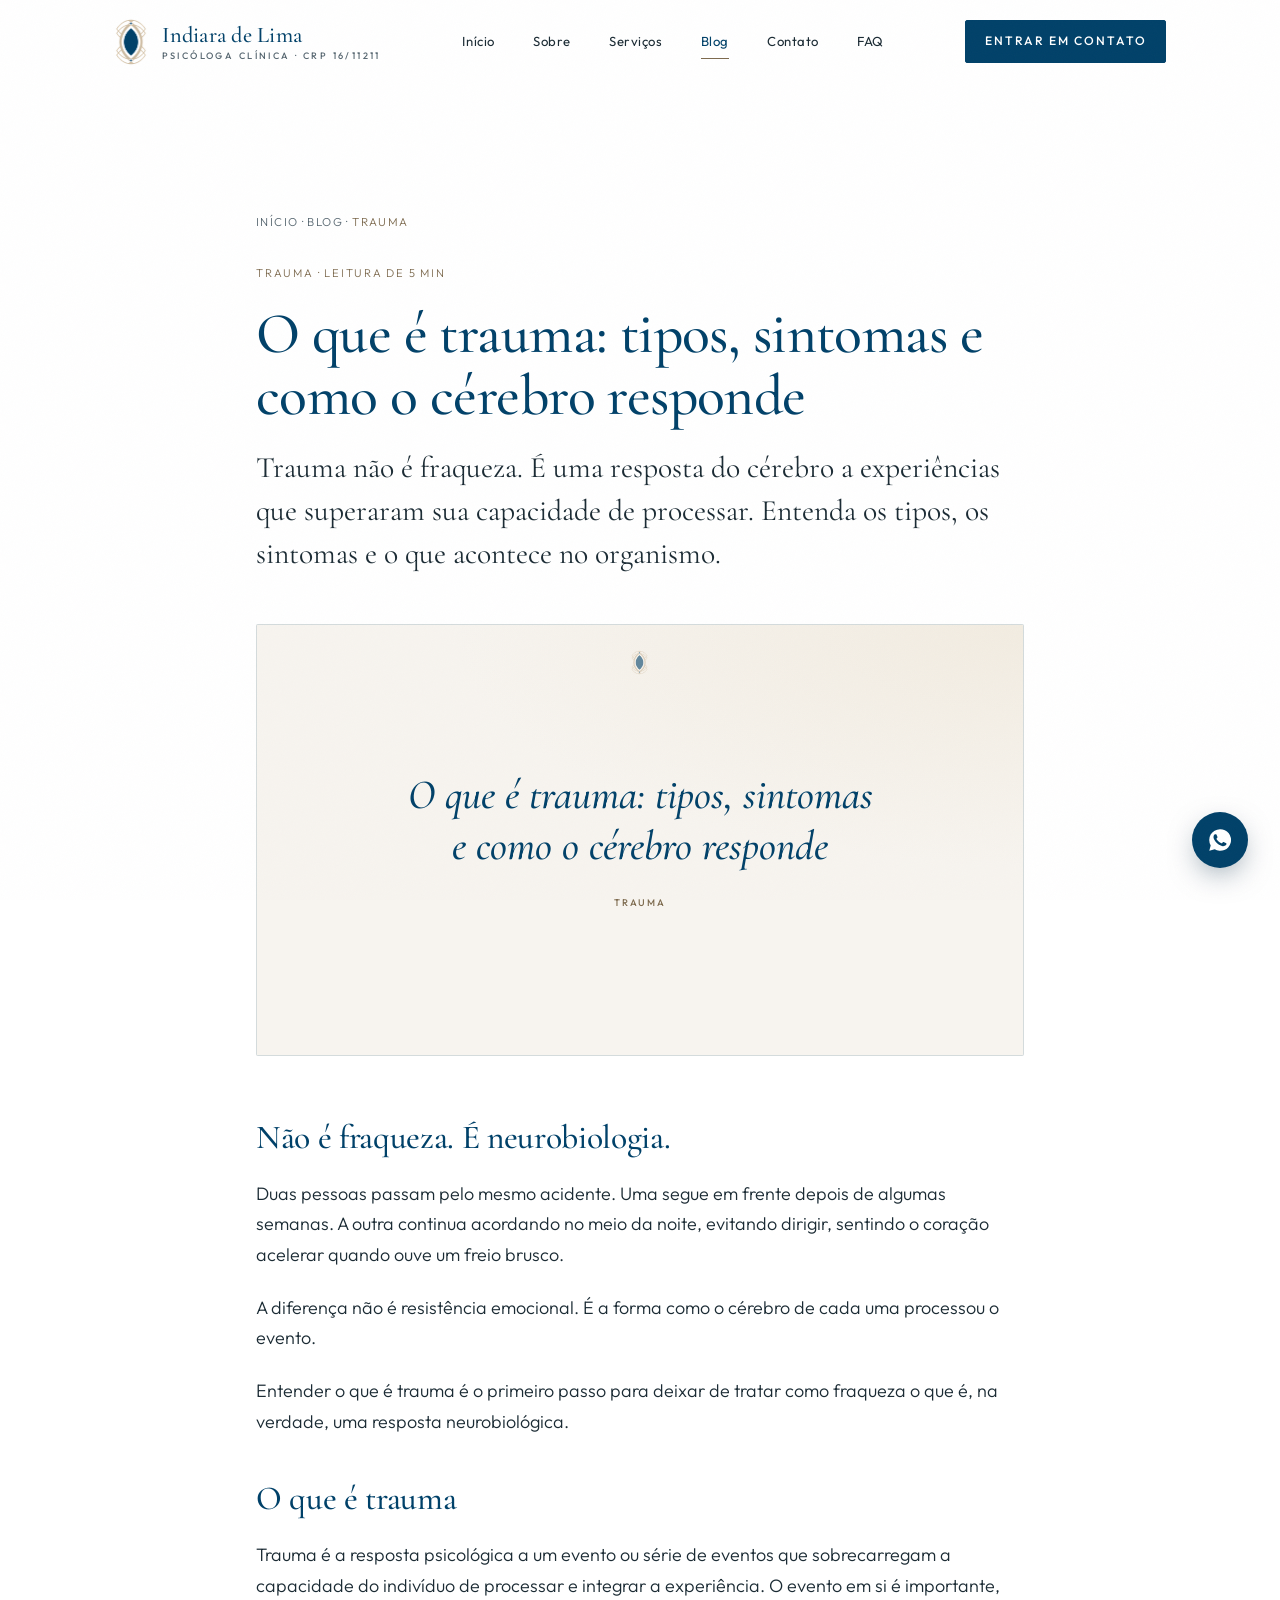
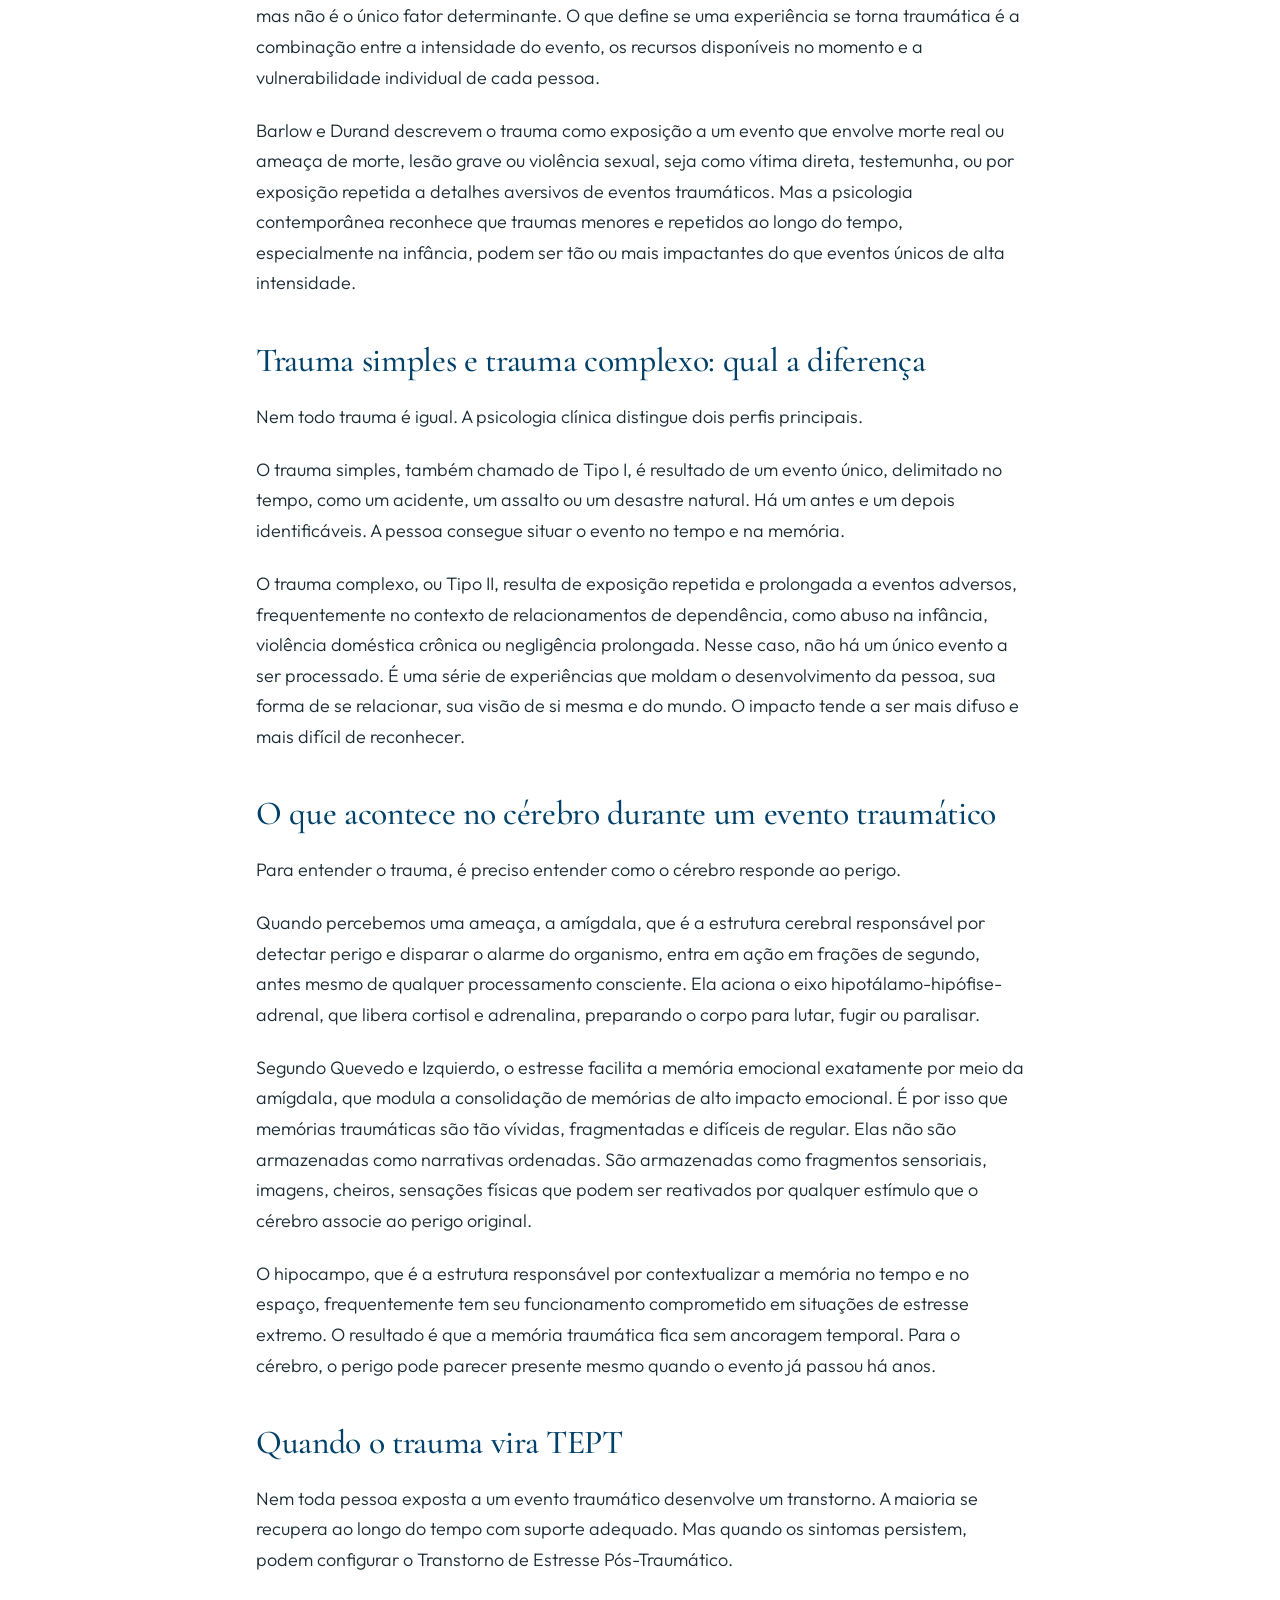
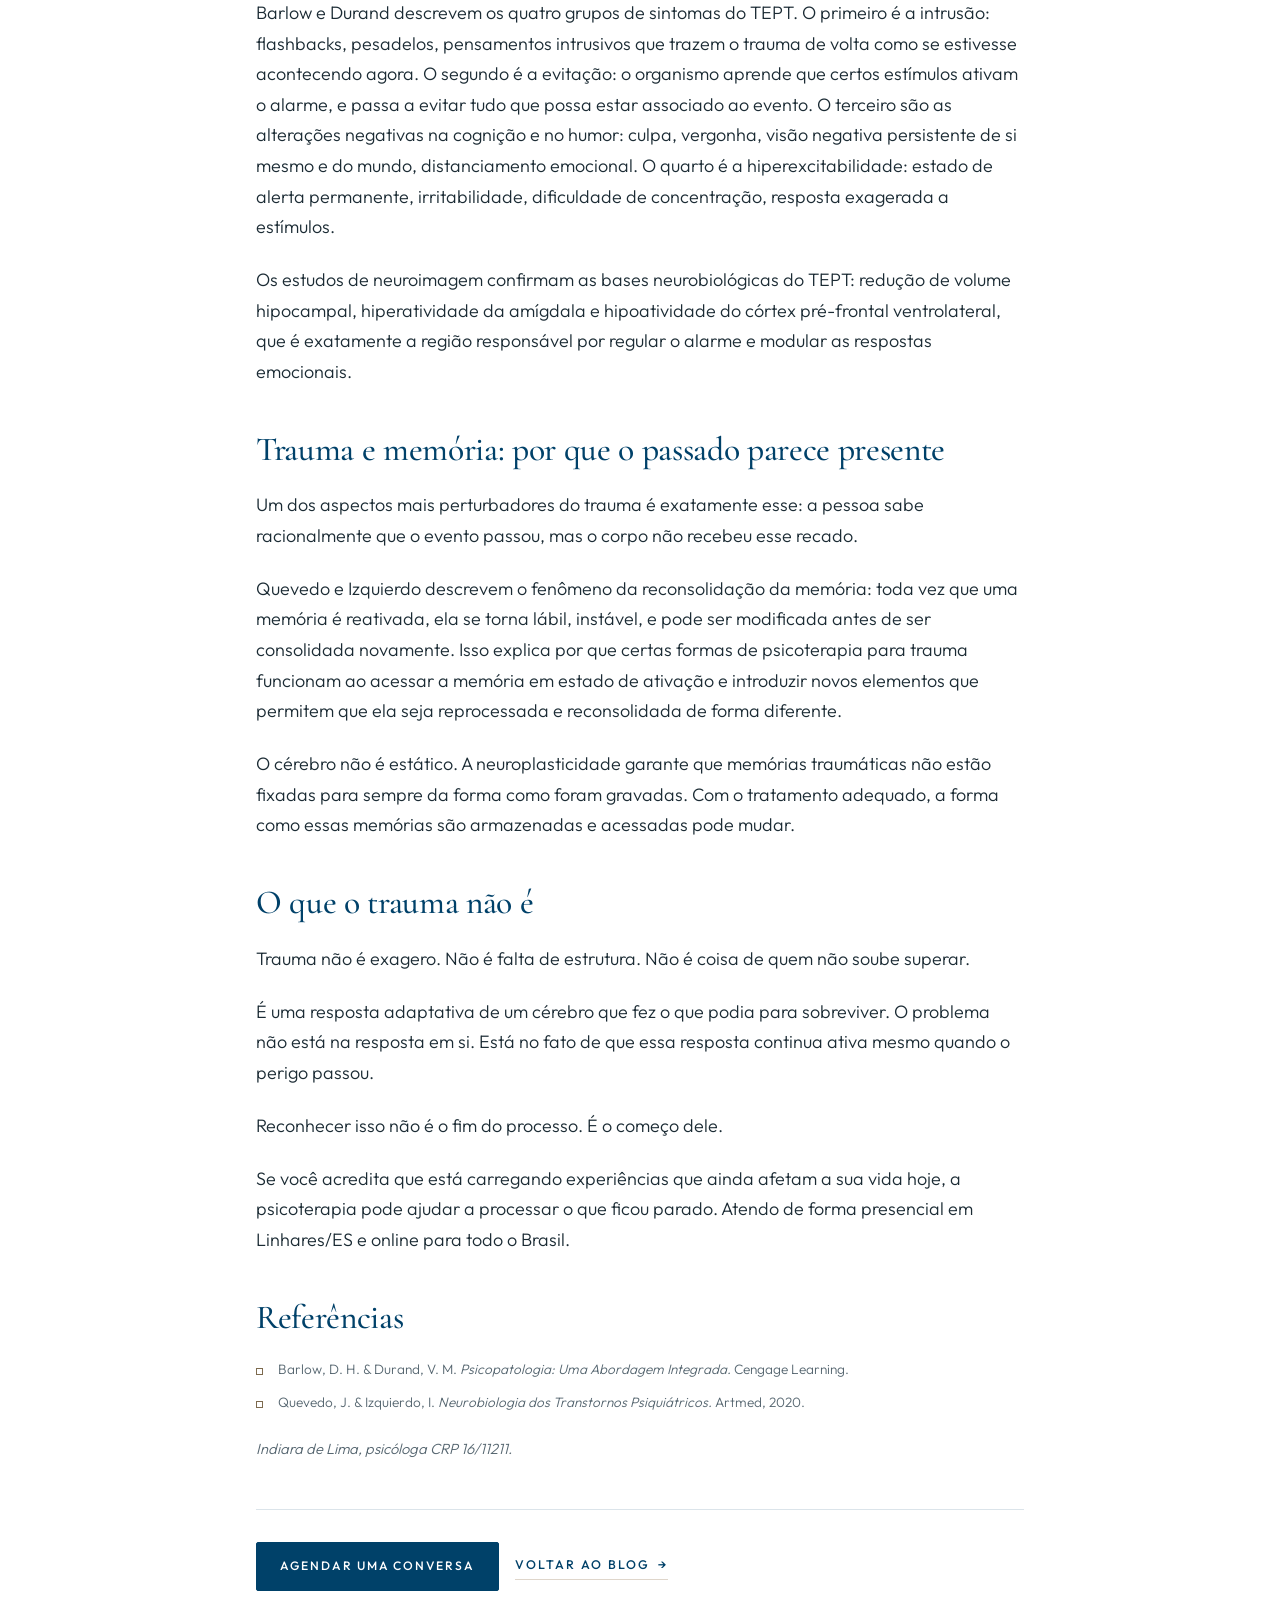
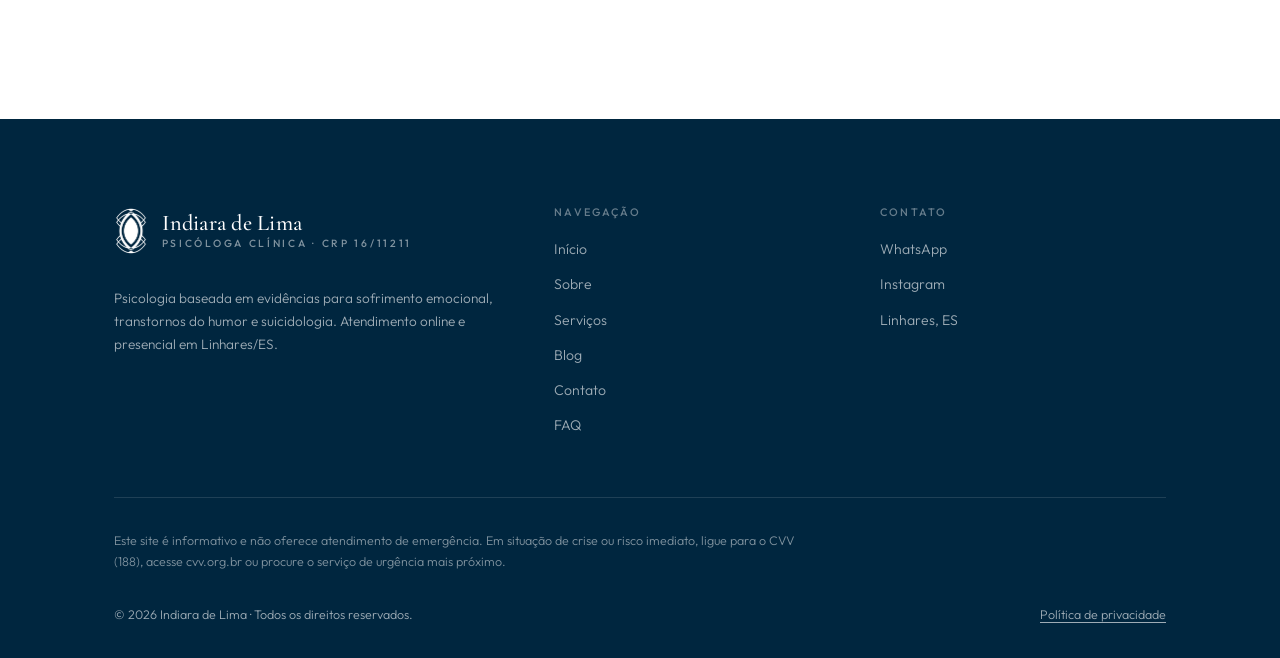
<file: o-que-e-trauma.html>
<!DOCTYPE html>
<html lang="pt-BR">
<head>
<meta charset="UTF-8" />
<meta name="viewport" content="width=device-width, initial-scale=1" />
<script>document.documentElement.className += " js";</script>

<title>O que é trauma: tipos, sintomas e resposta do cérebro | Indiara de Lima</title>
<meta name="description" content="Trauma não é fraqueza. É uma resposta do cérebro a experiências que superaram sua capacidade de processar. Entenda os tipos, os sintomas e o que acontece no organismo." />
<meta name="author" content="Indiara de Lima" />
<meta name="robots" content="index, follow" />
<link rel="canonical" href="https://indiaradelima.com.br/o-que-e-trauma" />

<meta property="og:type" content="article" />
<meta property="og:locale" content="pt_BR" />
<meta property="og:title" content="O que é trauma: tipos, sintomas e como o cérebro responde" />
<meta property="og:description" content="Trauma não é fraqueza. É uma resposta do cérebro a experiências que superaram sua capacidade de processar. Entenda os tipos, os sintomas e o que acontece no organismo." />
<meta property="og:site_name" content="Indiara de Lima · Psicóloga Clínica" />
<meta property="og:url" content="https://indiaradelima.com.br/o-que-e-trauma" />

<link rel="icon" type="image/png" sizes="32x32" href="/assets/favicon-32.png" />
<link rel="icon" type="image/png" sizes="64x64" href="/assets/favicon-64.png" />
<link rel="apple-touch-icon" href="/assets/favicon-256.png" />
<link rel="preconnect" href="https://fonts.googleapis.com" />
<link rel="preconnect" href="https://fonts.gstatic.com" crossorigin />
<link rel="preload" as="style" href="https://fonts.googleapis.com/css2?family=Cormorant+Garamond:ital,wght@0,400;0,500;0,600;1,400;1,500&family=Outfit:wght@300;400;500;600&display=swap" />
<link href="https://fonts.googleapis.com/css2?family=Cormorant+Garamond:ital,wght@0,400;0,500;0,600;1,400;1,500&family=Outfit:wght@300;400;500;600&display=swap" rel="stylesheet" media="print" onload="this.media=&#39;all&#39;" />
<noscript><link href="https://fonts.googleapis.com/css2?family=Cormorant+Garamond:ital,wght@0,400;0,500;0,600;1,400;1,500&family=Outfit:wght@300;400;500;600&display=swap" rel="stylesheet" /></noscript>
<link rel="stylesheet" href="/css/style.css?v=51" />

<script type="application/ld+json">
{
  "@context": "https://schema.org",
  "@type": "Article",
  "headline": "O que é trauma: tipos, sintomas e como o cérebro responde",
  "author": { "@type": "Person", "name": "Indiara de Lima" },
  "publisher": { "@type": "Person", "name": "Indiara de Lima" },
  "inLanguage": "pt-BR",
  "mainEntityOfPage": "https://indiaradelima.com.br/o-que-e-trauma"
}
</script>
</head>
<body>
<a class="skip-link" href="#main">Pular para o conteúdo</a>

<header class="site-header">
  <div class="container site-header__inner">
    <a class="logo" href="/" aria-label="Indiara de Lima, Psicóloga Clínica, página inicial">
      <img class="logo__eye" src="/assets/logo-simbolo.webp" alt="" />
      <span class="logo__text">
        <span class="logo__name">Indiara de Lima</span>
        <span class="logo__role">Psicóloga Clínica · CRP 16/11211</span>
      </span>
    </a>
    <nav class="nav" id="primary-nav" aria-label="Navegação principal">
      <a class="nav__link" href="/">Início</a>
      <a class="nav__link" href="/sobre">Sobre</a>
      <a class="nav__link" href="/servicos">Serviços</a>
      <a class="nav__link" href="/blog" aria-current="page">Blog</a>
      <a class="nav__link" href="/contato">Contato</a>
      <a class="nav__link" href="/faq">FAQ</a>
      <a class="btn btn--ghost nav__mobile-cta" href="https://api.whatsapp.com/send/?phone=5527996342875&amp;text=Ol%C3%A1+Indiara%2C+vim+pelo+site+e+gostaria+de+agendar+uma+consulta.&amp;type=phone_number&amp;app_absent=0" target="_blank" rel="noopener">Entrar em contato</a>
    </nav>
    <div class="header__cta">
      <a class="btn btn--header" href="https://api.whatsapp.com/send/?phone=5527996342875&amp;text=Ol%C3%A1+Indiara%2C+vim+pelo+site+e+gostaria+de+agendar+uma+consulta.&amp;type=phone_number&amp;app_absent=0" target="_blank" rel="noopener">Entrar em contato</a>
      <button class="nav-toggle" aria-label="Abrir menu" aria-expanded="false" aria-controls="primary-nav"><span></span><span></span><span></span></button>
    </div>
  </div>
</header>
<div class="nav-backdrop"></div>

<main id="main">
  <article class="section">
    <div class="container article">
      <header class="article__header">
        <p class="breadcrumb"><a href="/">Início</a> · <a href="/blog">Blog</a> · <span>Trauma</span></p>
        <p class="article__meta">Trauma · Leitura de 5 min</p>
        <h1>O que é trauma: tipos, sintomas e como o cérebro responde</h1>
        <p class="lead">
          Trauma não é fraqueza. É uma resposta do cérebro a experiências que superaram sua
          capacidade de processar. Entenda os tipos, os sintomas e o que acontece no organismo.
        </p>
      </header>

      <figure class="article__cover">
        <div class="post__cover">
          <p class="post__cover__title">O que é trauma: tipos, sintomas e como o cérebro responde</p>
          <p class="cat">Trauma</p>
        </div>
      </figure>

      <div class="article__body">
        <h2>Não é fraqueza. É neurobiologia.</h2>
        <p>
          Duas pessoas passam pelo mesmo acidente. Uma segue em frente depois de algumas semanas. A
          outra continua acordando no meio da noite, evitando dirigir, sentindo o coração acelerar
          quando ouve um freio brusco.
        </p>
        <p>
          A diferença não é resistência emocional. É a forma como o cérebro de cada uma processou o
          evento.
        </p>
        <p>
          Entender o que é trauma é o primeiro passo para deixar de tratar como fraqueza o que é, na
          verdade, uma resposta neurobiológica.
        </p>

        <h2>O que é trauma</h2>
        <p>
          Trauma é a resposta psicológica a um evento ou série de eventos que sobrecarregam a
          capacidade do indivíduo de processar e integrar a experiência. O evento em si é importante,
          mas não é o único fator determinante. O que define se uma experiência se torna traumática é
          a combinação entre a intensidade do evento, os recursos disponíveis no momento e a
          vulnerabilidade individual de cada pessoa.
        </p>
        <p>
          Barlow e Durand descrevem o trauma como exposição a um evento que envolve morte real ou
          ameaça de morte, lesão grave ou violência sexual, seja como vítima direta, testemunha, ou
          por exposição repetida a detalhes aversivos de eventos traumáticos. Mas a psicologia
          contemporânea reconhece que traumas menores e repetidos ao longo do tempo, especialmente na
          infância, podem ser tão ou mais impactantes do que eventos únicos de alta intensidade.
        </p>

        <h2>Trauma simples e trauma complexo: qual a diferença</h2>
        <p>Nem todo trauma é igual. A psicologia clínica distingue dois perfis principais.</p>
        <p>
          O trauma simples, também chamado de Tipo I, é resultado de um evento único, delimitado no
          tempo, como um acidente, um assalto ou um desastre natural. Há um antes e um depois
          identificáveis. A pessoa consegue situar o evento no tempo e na memória.
        </p>
        <p>
          O trauma complexo, ou Tipo II, resulta de exposição repetida e prolongada a eventos
          adversos, frequentemente no contexto de relacionamentos de dependência, como abuso na
          infância, violência doméstica crônica ou negligência prolongada. Nesse caso, não há um
          único evento a ser processado. É uma série de experiências que moldam o desenvolvimento da
          pessoa, sua forma de se relacionar, sua visão de si mesma e do mundo. O impacto tende a ser
          mais difuso e mais difícil de reconhecer.
        </p>

        <h2>O que acontece no cérebro durante um evento traumático</h2>
        <p>Para entender o trauma, é preciso entender como o cérebro responde ao perigo.</p>
        <p>
          Quando percebemos uma ameaça, a amígdala, que é a estrutura cerebral responsável por
          detectar perigo e disparar o alarme do organismo, entra em ação em frações de segundo,
          antes mesmo de qualquer processamento consciente. Ela aciona o eixo
          hipotálamo-hipófise-adrenal, que libera cortisol e adrenalina, preparando o corpo para
          lutar, fugir ou paralisar.
        </p>
        <p>
          Segundo Quevedo e Izquierdo, o estresse facilita a memória emocional exatamente por meio da
          amígdala, que modula a consolidação de memórias de alto impacto emocional. É por isso que
          memórias traumáticas são tão vívidas, fragmentadas e difíceis de regular. Elas não são
          armazenadas como narrativas ordenadas. São armazenadas como fragmentos sensoriais, imagens,
          cheiros, sensações físicas que podem ser reativados por qualquer estímulo que o cérebro
          associe ao perigo original.
        </p>
        <p>
          O hipocampo, que é a estrutura responsável por contextualizar a memória no tempo e no
          espaço, frequentemente tem seu funcionamento comprometido em situações de estresse extremo.
          O resultado é que a memória traumática fica sem ancoragem temporal. Para o cérebro, o
          perigo pode parecer presente mesmo quando o evento já passou há anos.
        </p>

        <h2>Quando o trauma vira TEPT</h2>
        <p>
          Nem toda pessoa exposta a um evento traumático desenvolve um transtorno. A maioria se
          recupera ao longo do tempo com suporte adequado. Mas quando os sintomas persistem, podem
          configurar o Transtorno de Estresse Pós-Traumático.
        </p>
        <p>
          Barlow e Durand descrevem os quatro grupos de sintomas do TEPT. O primeiro é a intrusão:
          flashbacks, pesadelos, pensamentos intrusivos que trazem o trauma de volta como se
          estivesse acontecendo agora. O segundo é a evitação: o organismo aprende que certos
          estímulos ativam o alarme, e passa a evitar tudo que possa estar associado ao evento. O
          terceiro são as alterações negativas na cognição e no humor: culpa, vergonha, visão
          negativa persistente de si mesmo e do mundo, distanciamento emocional. O quarto é a
          hiperexcitabilidade: estado de alerta permanente, irritabilidade, dificuldade de
          concentração, resposta exagerada a estímulos.
        </p>
        <p>
          Os estudos de neuroimagem confirmam as bases neurobiológicas do TEPT: redução de volume
          hipocampal, hiperatividade da amígdala e hipoatividade do córtex pré-frontal ventrolateral,
          que é exatamente a região responsável por regular o alarme e modular as respostas
          emocionais.
        </p>

        <h2>Trauma e memória: por que o passado parece presente</h2>
        <p>
          Um dos aspectos mais perturbadores do trauma é exatamente esse: a pessoa sabe racionalmente
          que o evento passou, mas o corpo não recebeu esse recado.
        </p>
        <p>
          Quevedo e Izquierdo descrevem o fenômeno da reconsolidação da memória: toda vez que uma
          memória é reativada, ela se torna lábil, instável, e pode ser modificada antes de ser
          consolidada novamente. Isso explica por que certas formas de psicoterapia para trauma
          funcionam ao acessar a memória em estado de ativação e introduzir novos elementos que
          permitem que ela seja reprocessada e reconsolidada de forma diferente.
        </p>
        <p>
          O cérebro não é estático. A neuroplasticidade garante que memórias traumáticas não estão
          fixadas para sempre da forma como foram gravadas. Com o tratamento adequado, a forma como
          essas memórias são armazenadas e acessadas pode mudar.
        </p>

        <h2>O que o trauma não é</h2>
        <p>Trauma não é exagero. Não é falta de estrutura. Não é coisa de quem não soube superar.</p>
        <p>
          É uma resposta adaptativa de um cérebro que fez o que podia para sobreviver. O problema não
          está na resposta em si. Está no fato de que essa resposta continua ativa mesmo quando o
          perigo passou.
        </p>
        <p>Reconhecer isso não é o fim do processo. É o começo dele.</p>
        <p>
          Se você acredita que está carregando experiências que ainda afetam a sua vida hoje, a
          psicoterapia pode ajudar a processar o que ficou parado.
          <a href="/servicos">Atendo de forma presencial em Linhares/ES e online para todo o
          Brasil</a>.
        </p>

        <h2>Referências</h2>
        <ul class="references">
          <li>Barlow, D. H. &amp; Durand, V. M. <em>Psicopatologia: Uma Abordagem Integrada.</em> Cengage Learning.</li>
          <li>Quevedo, J. &amp; Izquierdo, I. <em>Neurobiologia dos Transtornos Psiquiátricos.</em> Artmed, 2020.</li>
        </ul>

        <p class="article__signature"><em>Indiara de Lima, psicóloga CRP 16/11211.</em></p>
      </div>

      <div style="margin-top:3rem;padding-top:2rem;border-top:1px solid var(--line);display:flex;gap:1rem;flex-wrap:wrap;align-items:center;">
        <a class="btn" href="https://api.whatsapp.com/send/?phone=5527996342875&amp;text=Ol%C3%A1+Indiara%2C+vim+pelo+site+e+gostaria+de+agendar+uma+consulta.&amp;type=phone_number&amp;app_absent=0" target="_blank" rel="noopener">Agendar uma conversa</a>
        <a class="textlink" href="/blog">Voltar ao blog<span aria-hidden="true">→</span></a>
      </div>
    </div>
  </article>
</main>

<footer class="site-footer">
  <div class="container">
    <div class="footer__top">
      <div class="footer__brand">
        <span class="logo">
          <img class="logo__eye" src="/assets/logo-simbolo-branco.webp" alt="" />
          <span class="logo__text"><span class="logo__name">Indiara de Lima</span><span class="logo__role">Psicóloga Clínica · CRP 16/11211</span></span>
        </span>
        <p>Psicologia baseada em evidências para sofrimento emocional, transtornos do humor e suicidologia. Atendimento online e presencial em Linhares/ES.</p>
      </div>
      <div class="footer__col">
        <h4>Navegação</h4>
        <ul>
          <li><a href="/">Início</a></li>
          <li><a href="/sobre">Sobre</a></li>
          <li><a href="/servicos">Serviços</a></li>
          <li><a href="/blog">Blog</a></li>
          <li><a href="/contato">Contato</a></li>
          <li><a href="/faq">FAQ</a></li>
        </ul>
      </div>
      <div class="footer__col">
        <h4>Contato</h4>
        <ul>
          <li><a href="https://api.whatsapp.com/send/?phone=5527996342875&amp;text=Ol%C3%A1+Indiara%2C+vim+pelo+site+e+gostaria+de+agendar+uma+consulta.&amp;type=phone_number&amp;app_absent=0" target="_blank" rel="noopener">WhatsApp</a></li>
          <li><a href="https://www.instagram.com/indiaradelima" target="_blank" rel="noopener">Instagram</a></li>
          <li>Linhares, ES</li>
        </ul>
      </div>
    </div>
    <p style="margin-top:2rem;font-size:0.78rem;max-width:44rem;color:rgba(255,255,255,0.5);">
      Este site é informativo e não oferece atendimento de emergência. Em situação de crise ou risco imediato,
      ligue para o CVV (188), acesse cvv.org.br ou procure o serviço de urgência mais próximo.
    </p>
    <div class="footer__bottom">
      <span>© <span data-year>2026</span> Indiara de Lima · Todos os direitos reservados.</span>
      <a href="/politica-de-privacidade">Política de privacidade</a>
    </div>
  </div>
</footer>

<a class="wa-float" href="https://api.whatsapp.com/send/?phone=5527996342875&amp;text=Ol%C3%A1+Indiara%2C+vim+pelo+site+e+gostaria+de+agendar+uma+consulta.&amp;type=phone_number&amp;app_absent=0" target="_blank" rel="noopener" aria-label="Falar no WhatsApp" data-label="Falar no WhatsApp">
  <svg viewBox="0 0 24 24" fill="currentColor" aria-hidden="true"><path d="M12 2a10 10 0 0 0-8.6 15l-1.3 4.9 5-1.3A10 10 0 1 0 12 2Zm5.8 14.2c-.2.7-1.4 1.3-2 1.4-.5.1-1.2.1-1.9-.1-.4-.1-1-.3-1.7-.6-3-1.3-4.9-4.3-5-4.5-.2-.2-1.2-1.6-1.2-3s.7-2.1 1-2.4c.2-.3.5-.4.7-.4h.5c.2 0 .4 0 .6.5l.8 2c.1.2.1.4 0 .5l-.3.5-.4.4c-.2.2-.3.3-.1.6.2.3.9 1.4 1.9 2.3 1.3 1.1 2.3 1.5 2.6 1.6.3.1.5.1.6-.1l.7-.9c.2-.3.4-.2.7-.1l2 .9c.3.2.5.2.6.4.1.1.1.6-.1 1.2Z"/></svg>
</a>

<script src="/js/main.js?v=7" defer></script>
</body>
</html>
</file>
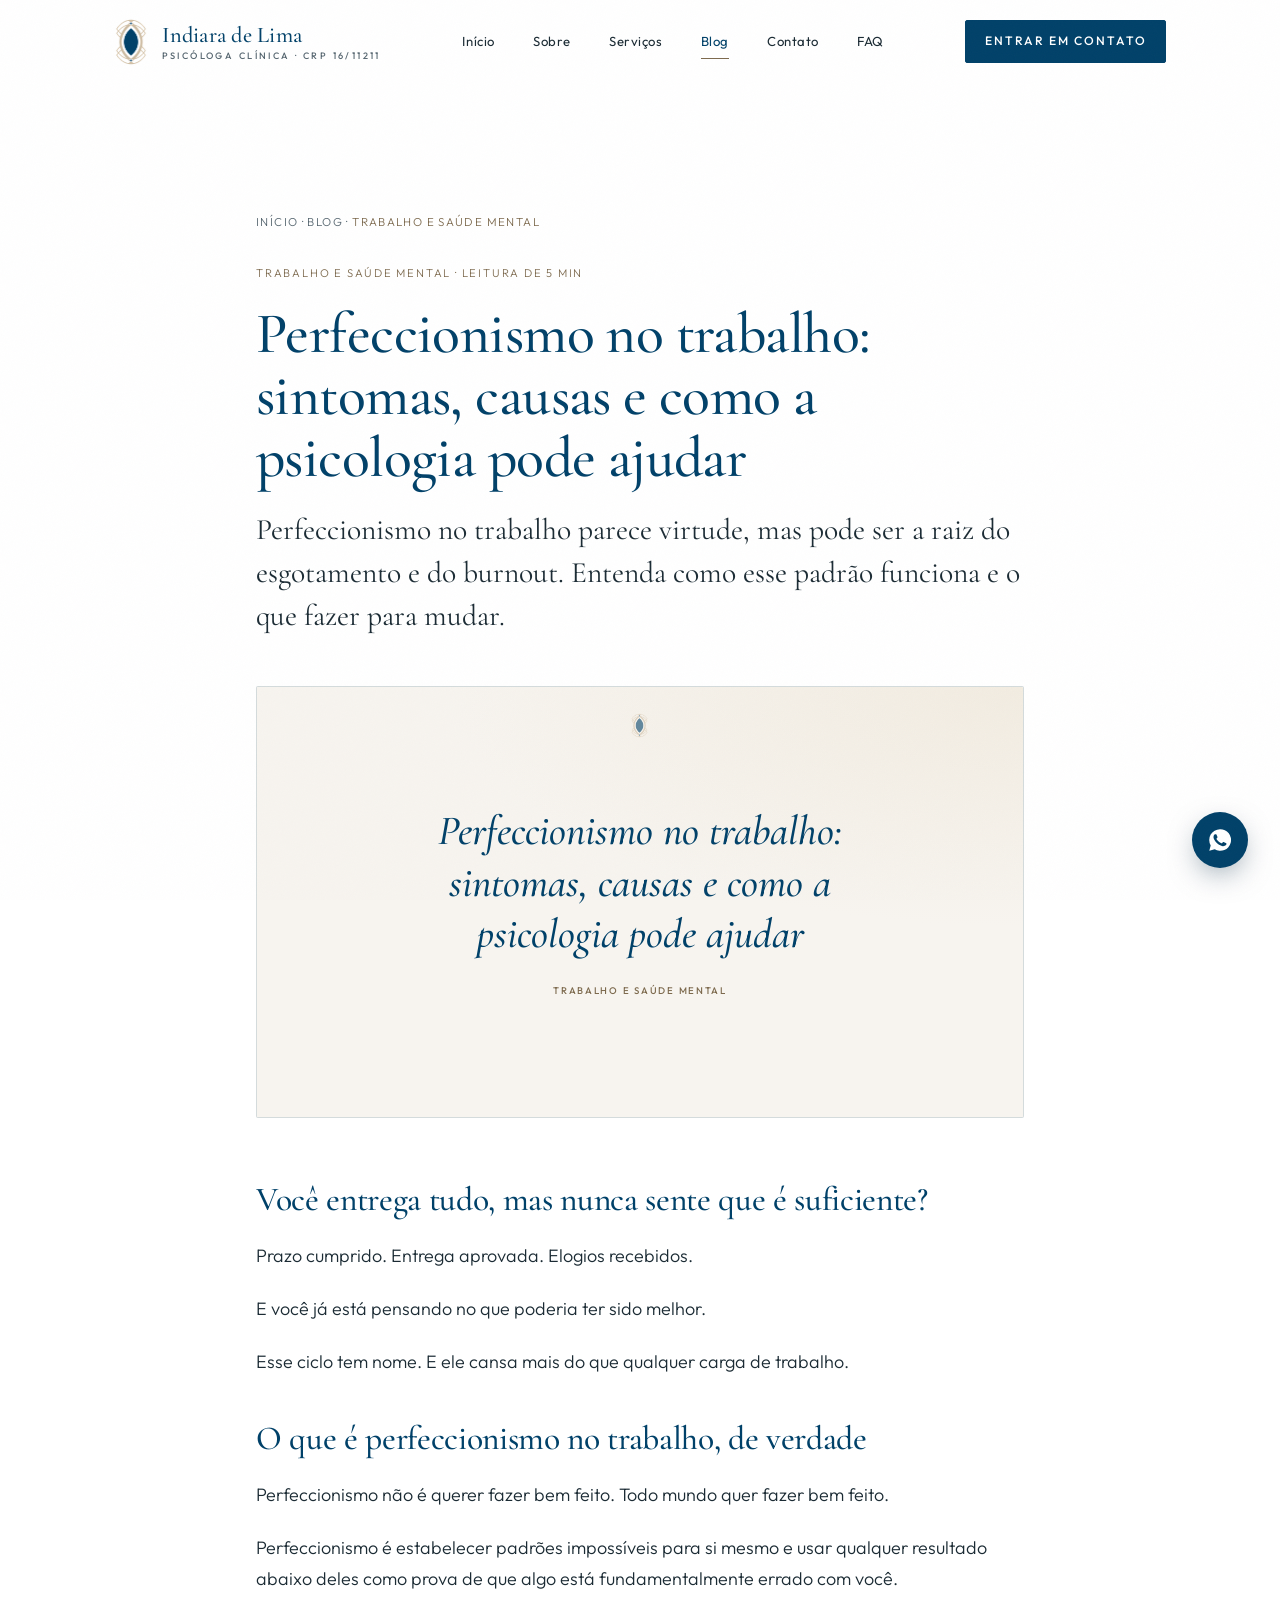
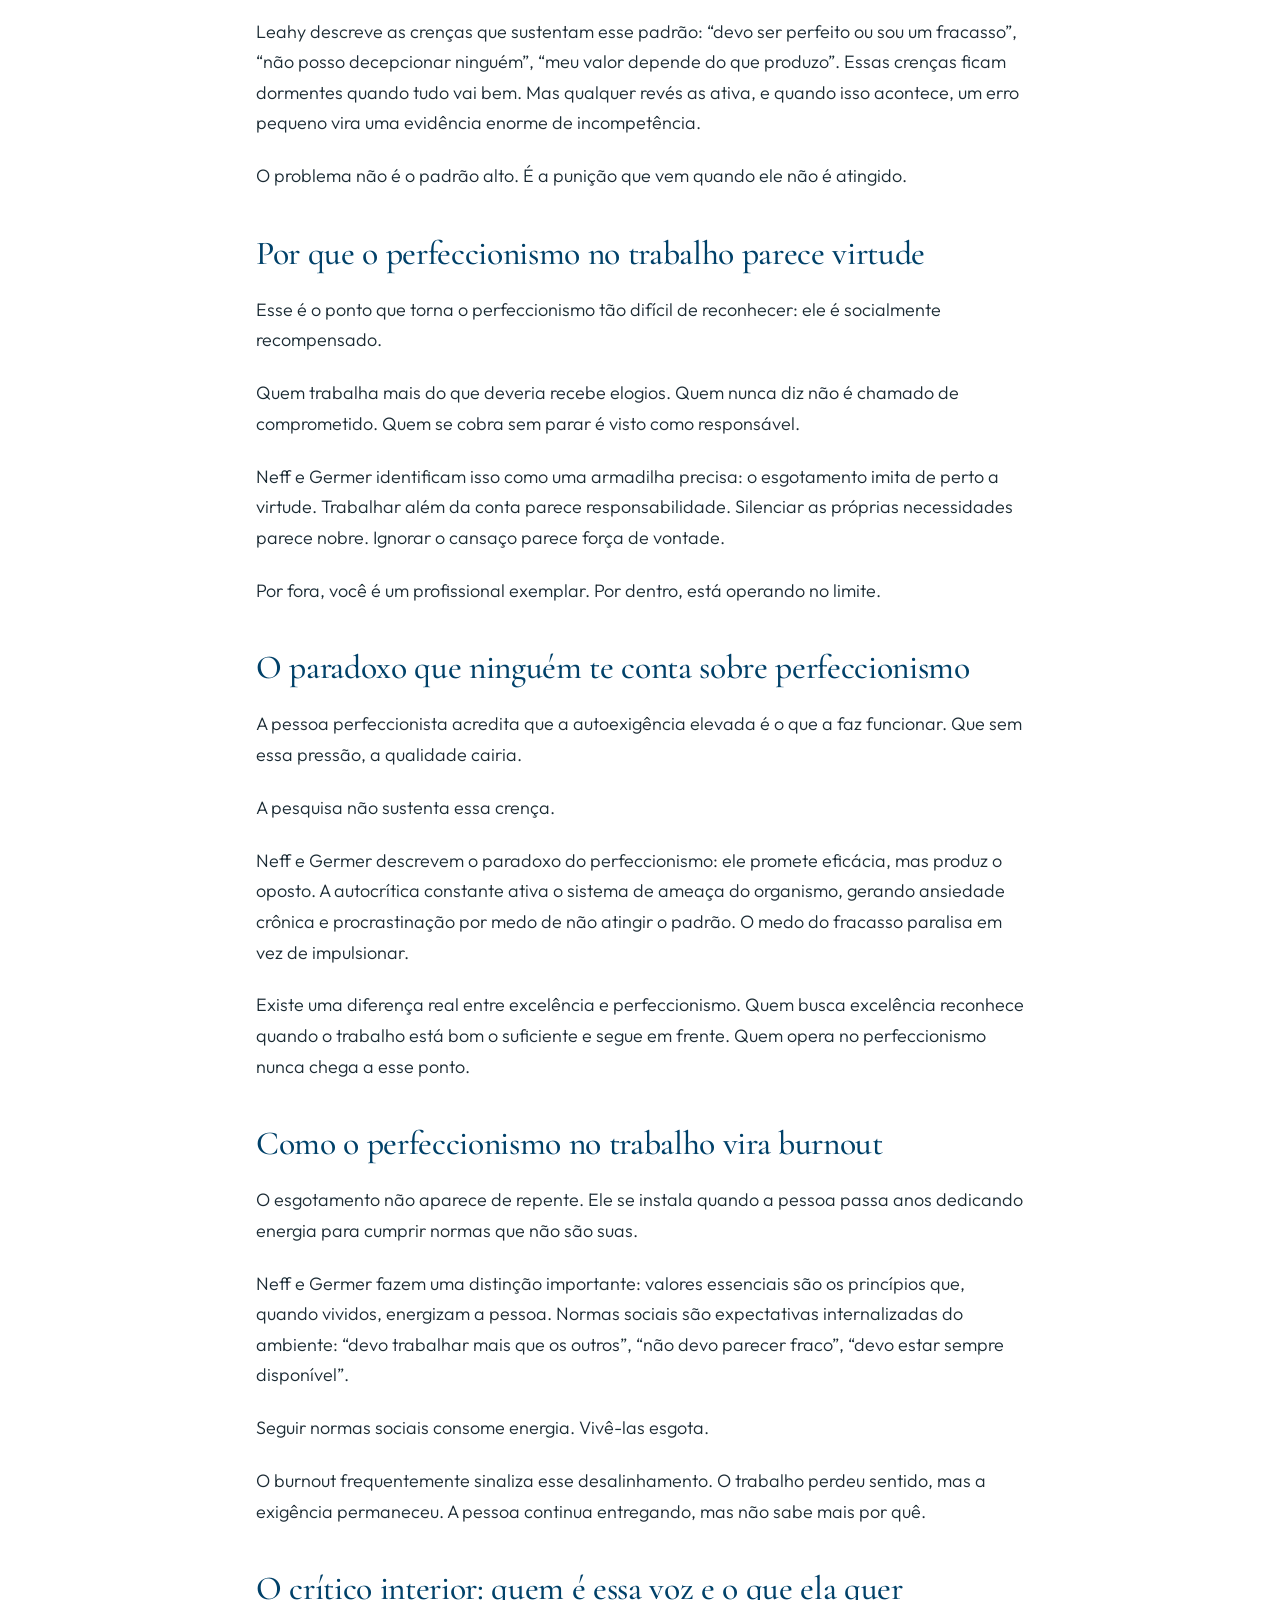
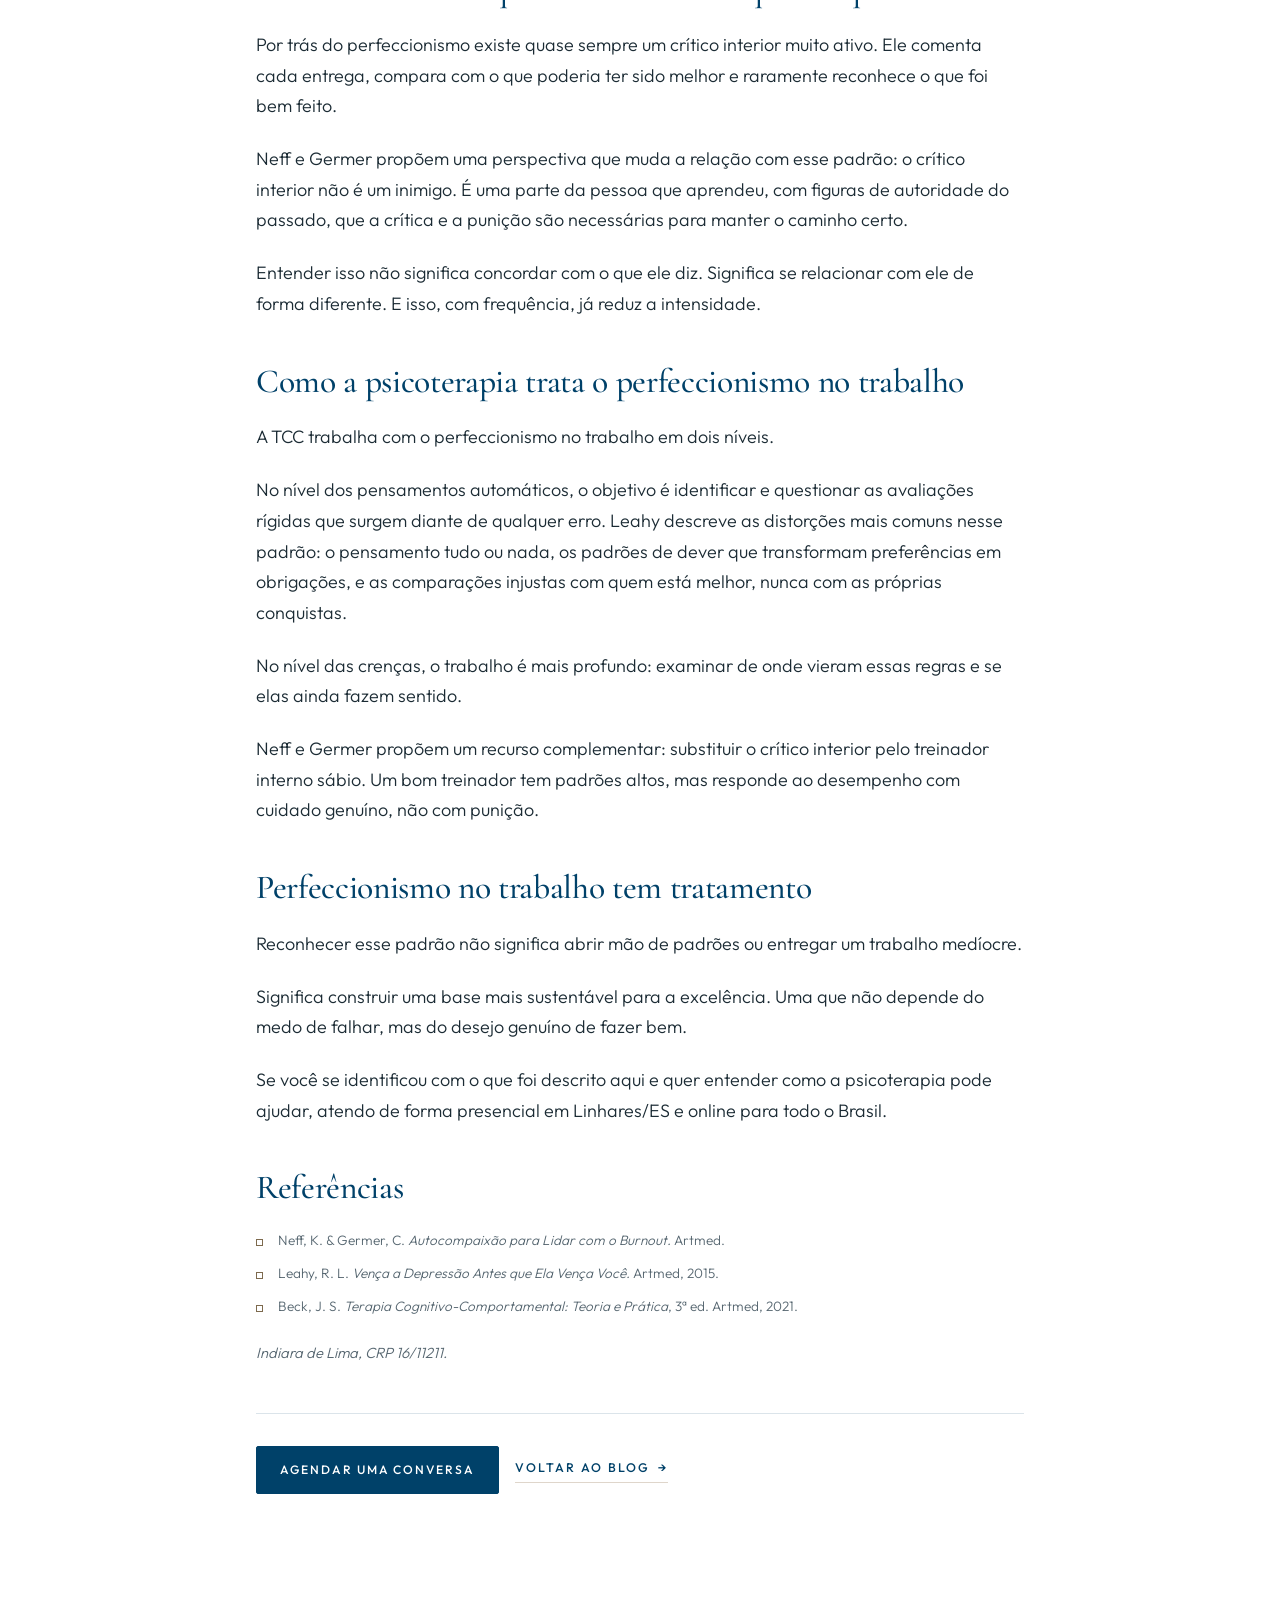
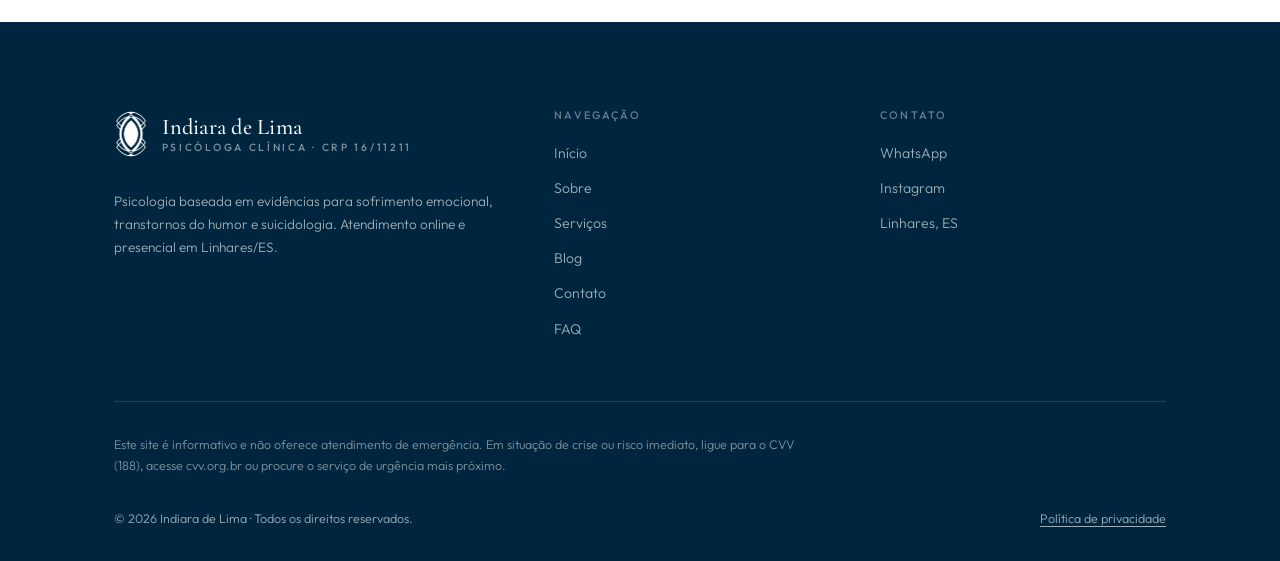
<file: perfeccionismo-no-trabalho.html>
<!DOCTYPE html>
<html lang="pt-BR">
<head>
<meta charset="UTF-8" />
<meta name="viewport" content="width=device-width, initial-scale=1" />
<script>document.documentElement.className += " js";</script>

<title>Perfeccionismo no trabalho: sintomas e causas | Indiara de Lima</title>
<meta name="description" content="Perfeccionismo no trabalho parece virtude, mas pode ser a raiz do esgotamento e do burnout. Entenda como esse padrão funciona e o que fazer para mudar." />
<meta name="author" content="Indiara de Lima" />
<meta name="robots" content="index, follow" />
<link rel="canonical" href="https://indiaradelima.com.br/perfeccionismo-no-trabalho" />

<meta property="og:type" content="article" />
<meta property="og:locale" content="pt_BR" />
<meta property="og:title" content="Perfeccionismo no trabalho: sintomas, causas e como a psicologia pode ajudar" />
<meta property="og:description" content="Perfeccionismo no trabalho parece virtude, mas pode ser a raiz do esgotamento e do burnout. Entenda como esse padrão funciona e o que fazer para mudar." />
<meta property="og:site_name" content="Indiara de Lima · Psicóloga Clínica" />
<meta property="og:url" content="https://indiaradelima.com.br/perfeccionismo-no-trabalho" />

<link rel="icon" type="image/png" sizes="32x32" href="/assets/favicon-32.png" />
<link rel="icon" type="image/png" sizes="64x64" href="/assets/favicon-64.png" />
<link rel="apple-touch-icon" href="/assets/favicon-256.png" />
<link rel="preconnect" href="https://fonts.googleapis.com" />
<link rel="preconnect" href="https://fonts.gstatic.com" crossorigin />
<link rel="preload" as="style" href="https://fonts.googleapis.com/css2?family=Cormorant+Garamond:ital,wght@0,400;0,500;0,600;1,400;1,500&family=Outfit:wght@300;400;500;600&display=swap" />
<link href="https://fonts.googleapis.com/css2?family=Cormorant+Garamond:ital,wght@0,400;0,500;0,600;1,400;1,500&family=Outfit:wght@300;400;500;600&display=swap" rel="stylesheet" media="print" onload="this.media=&#39;all&#39;" />
<noscript><link href="https://fonts.googleapis.com/css2?family=Cormorant+Garamond:ital,wght@0,400;0,500;0,600;1,400;1,500&family=Outfit:wght@300;400;500;600&display=swap" rel="stylesheet" /></noscript>
<link rel="stylesheet" href="/css/style.css?v=51" />

<script type="application/ld+json">
{
  "@context": "https://schema.org",
  "@type": "Article",
  "headline": "Perfeccionismo no trabalho: sintomas, causas e como a psicologia pode ajudar",
  "author": { "@type": "Person", "name": "Indiara de Lima" },
  "publisher": { "@type": "Person", "name": "Indiara de Lima" },
  "inLanguage": "pt-BR",
  "mainEntityOfPage": "https://indiaradelima.com.br/perfeccionismo-no-trabalho"
}
</script>
</head>
<body>
<a class="skip-link" href="#main">Pular para o conteúdo</a>

<header class="site-header">
  <div class="container site-header__inner">
    <a class="logo" href="/" aria-label="Indiara de Lima, Psicóloga Clínica, página inicial">
      <img class="logo__eye" src="/assets/logo-simbolo.webp" alt="" />
      <span class="logo__text">
        <span class="logo__name">Indiara de Lima</span>
        <span class="logo__role">Psicóloga Clínica · CRP 16/11211</span>
      </span>
    </a>
    <nav class="nav" id="primary-nav" aria-label="Navegação principal">
      <a class="nav__link" href="/">Início</a>
      <a class="nav__link" href="/sobre">Sobre</a>
      <a class="nav__link" href="/servicos">Serviços</a>
      <a class="nav__link" href="/blog" aria-current="page">Blog</a>
      <a class="nav__link" href="/contato">Contato</a>
      <a class="nav__link" href="/faq">FAQ</a>
      <a class="btn btn--ghost nav__mobile-cta" href="https://api.whatsapp.com/send/?phone=5527996342875&amp;text=Ol%C3%A1+Indiara%2C+vim+pelo+site+e+gostaria+de+agendar+uma+consulta.&amp;type=phone_number&amp;app_absent=0" target="_blank" rel="noopener">Entrar em contato</a>
    </nav>
    <div class="header__cta">
      <a class="btn btn--header" href="https://api.whatsapp.com/send/?phone=5527996342875&amp;text=Ol%C3%A1+Indiara%2C+vim+pelo+site+e+gostaria+de+agendar+uma+consulta.&amp;type=phone_number&amp;app_absent=0" target="_blank" rel="noopener">Entrar em contato</a>
      <button class="nav-toggle" aria-label="Abrir menu" aria-expanded="false" aria-controls="primary-nav"><span></span><span></span><span></span></button>
    </div>
  </div>
</header>
<div class="nav-backdrop"></div>

<main id="main">
  <article class="section">
    <div class="container article">
      <header class="article__header">
        <p class="breadcrumb"><a href="/">Início</a> · <a href="/blog">Blog</a> · <span>Trabalho e saúde mental</span></p>
        <p class="article__meta">Trabalho e saúde mental · Leitura de 5 min</p>
        <h1>Perfeccionismo no trabalho: sintomas, causas e como a psicologia pode ajudar</h1>
        <p class="lead">
          Perfeccionismo no trabalho parece virtude, mas pode ser a raiz do esgotamento e do
          burnout. Entenda como esse padrão funciona e o que fazer para mudar.
        </p>
      </header>

      <figure class="article__cover">
        <div class="post__cover">
          <p class="post__cover__title">Perfeccionismo no trabalho: sintomas, causas e como a psicologia pode ajudar</p>
          <p class="cat">Trabalho e saúde mental</p>
        </div>
      </figure>

      <div class="article__body">
        <h2>Você entrega tudo, mas nunca sente que é suficiente?</h2>
        <p>Prazo cumprido. Entrega aprovada. Elogios recebidos.</p>
        <p>E você já está pensando no que poderia ter sido melhor.</p>
        <p>Esse ciclo tem nome. E ele cansa mais do que qualquer carga de trabalho.</p>

        <h2>O que é perfeccionismo no trabalho, de verdade</h2>
        <p>Perfeccionismo não é querer fazer bem feito. Todo mundo quer fazer bem feito.</p>
        <p>
          Perfeccionismo é estabelecer padrões impossíveis para si mesmo e usar qualquer resultado
          abaixo deles como prova de que algo está fundamentalmente errado com você.
        </p>
        <p>
          Leahy descreve as crenças que sustentam esse padrão: “devo ser perfeito ou sou um
          fracasso”, “não posso decepcionar ninguém”, “meu valor depende do que produzo”. Essas
          crenças ficam dormentes quando tudo vai bem. Mas qualquer revés as ativa, e quando isso
          acontece, um erro pequeno vira uma evidência enorme de incompetência.
        </p>
        <p>O problema não é o padrão alto. É a punição que vem quando ele não é atingido.</p>

        <h2>Por que o perfeccionismo no trabalho parece virtude</h2>
        <p>
          Esse é o ponto que torna o perfeccionismo tão difícil de reconhecer: ele é socialmente
          recompensado.
        </p>
        <p>
          Quem trabalha mais do que deveria recebe elogios. Quem nunca diz não é chamado de
          comprometido. Quem se cobra sem parar é visto como responsável.
        </p>
        <p>
          Neff e Germer identificam isso como uma armadilha precisa: o esgotamento imita de perto a
          virtude. Trabalhar além da conta parece responsabilidade. Silenciar as próprias
          necessidades parece nobre. Ignorar o cansaço parece força de vontade.
        </p>
        <p>Por fora, você é um profissional exemplar. Por dentro, está operando no limite.</p>

        <h2>O paradoxo que ninguém te conta sobre perfeccionismo</h2>
        <p>
          A pessoa perfeccionista acredita que a autoexigência elevada é o que a faz funcionar. Que
          sem essa pressão, a qualidade cairia.
        </p>
        <p>A pesquisa não sustenta essa crença.</p>
        <p>
          Neff e Germer descrevem o paradoxo do perfeccionismo: ele promete eficácia, mas produz o
          oposto. A autocrítica constante ativa o sistema de ameaça do organismo, gerando ansiedade
          crônica e procrastinação por medo de não atingir o padrão. O medo do fracasso paralisa em
          vez de impulsionar.
        </p>
        <p>
          Existe uma diferença real entre excelência e perfeccionismo. Quem busca excelência
          reconhece quando o trabalho está bom o suficiente e segue em frente. Quem opera no
          perfeccionismo nunca chega a esse ponto.
        </p>

        <h2>Como o perfeccionismo no trabalho vira burnout</h2>
        <p>
          O esgotamento não aparece de repente. Ele se instala quando a pessoa passa anos dedicando
          energia para cumprir normas que não são suas.
        </p>
        <p>
          Neff e Germer fazem uma distinção importante: valores essenciais são os princípios que,
          quando vividos, energizam a pessoa. Normas sociais são expectativas internalizadas do
          ambiente: “devo trabalhar mais que os outros”, “não devo parecer fraco”, “devo estar
          sempre disponível”.
        </p>
        <p>Seguir normas sociais consome energia. Vivê-las esgota.</p>
        <p>
          O burnout frequentemente sinaliza esse desalinhamento. O trabalho perdeu sentido, mas a
          exigência permaneceu. A pessoa continua entregando, mas não sabe mais por quê.
        </p>

        <h2>O crítico interior: quem é essa voz e o que ela quer</h2>
        <p>
          Por trás do perfeccionismo existe quase sempre um crítico interior muito ativo. Ele
          comenta cada entrega, compara com o que poderia ter sido melhor e raramente reconhece o
          que foi bem feito.
        </p>
        <p>
          Neff e Germer propõem uma perspectiva que muda a relação com esse padrão: o crítico
          interior não é um inimigo. É uma parte da pessoa que aprendeu, com figuras de autoridade
          do passado, que a crítica e a punição são necessárias para manter o caminho certo.
        </p>
        <p>
          Entender isso não significa concordar com o que ele diz. Significa se relacionar com ele
          de forma diferente. E isso, com frequência, já reduz a intensidade.
        </p>

        <h2>Como a psicoterapia trata o perfeccionismo no trabalho</h2>
        <p>A TCC trabalha com o perfeccionismo no trabalho em dois níveis.</p>
        <p>
          No nível dos pensamentos automáticos, o objetivo é identificar e questionar as avaliações
          rígidas que surgem diante de qualquer erro. Leahy descreve as distorções mais comuns
          nesse padrão: o pensamento tudo ou nada, os padrões de dever que transformam preferências
          em obrigações, e as comparações injustas com quem está melhor, nunca com as próprias
          conquistas.
        </p>
        <p>
          No nível das crenças, o trabalho é mais profundo: examinar de onde vieram essas regras e
          se elas ainda fazem sentido.
        </p>
        <p>
          Neff e Germer propõem um recurso complementar: substituir o crítico interior pelo
          treinador interno sábio. Um bom treinador tem padrões altos, mas responde ao desempenho
          com cuidado genuíno, não com punição.
        </p>

        <h2>Perfeccionismo no trabalho tem tratamento</h2>
        <p>
          Reconhecer esse padrão não significa abrir mão de padrões ou entregar um trabalho
          medíocre.
        </p>
        <p>
          Significa construir uma base mais sustentável para a excelência. Uma que não depende do
          medo de falhar, mas do desejo genuíno de fazer bem.
        </p>
        <p>
          Se você se identificou com o que foi descrito aqui e quer entender como a psicoterapia
          pode ajudar, <a href="/servicos">atendo de forma presencial em Linhares/ES e online para
          todo o Brasil</a>.
        </p>

        <h2>Referências</h2>
        <ul class="references">
          <li>Neff, K. &amp; Germer, C. <em>Autocompaixão para Lidar com o Burnout.</em> Artmed.</li>
          <li>Leahy, R. L. <em>Vença a Depressão Antes que Ela Vença Você.</em> Artmed, 2015.</li>
          <li>Beck, J. S. <em>Terapia Cognitivo-Comportamental: Teoria e Prática</em>, 3ª ed. Artmed, 2021.</li>
        </ul>

        <p class="article__signature"><em>Indiara de Lima, CRP 16/11211.</em></p>
      </div>

      <div style="margin-top:3rem;padding-top:2rem;border-top:1px solid var(--line);display:flex;gap:1rem;flex-wrap:wrap;align-items:center;">
        <a class="btn" href="https://api.whatsapp.com/send/?phone=5527996342875&amp;text=Ol%C3%A1+Indiara%2C+vim+pelo+site+e+gostaria+de+agendar+uma+consulta.&amp;type=phone_number&amp;app_absent=0" target="_blank" rel="noopener">Agendar uma conversa</a>
        <a class="textlink" href="/blog">Voltar ao blog<span aria-hidden="true">→</span></a>
      </div>
    </div>
  </article>
</main>

<footer class="site-footer">
  <div class="container">
    <div class="footer__top">
      <div class="footer__brand">
        <span class="logo">
          <img class="logo__eye" src="/assets/logo-simbolo-branco.webp" alt="" />
          <span class="logo__text"><span class="logo__name">Indiara de Lima</span><span class="logo__role">Psicóloga Clínica · CRP 16/11211</span></span>
        </span>
        <p>Psicologia baseada em evidências para sofrimento emocional, transtornos do humor e suicidologia. Atendimento online e presencial em Linhares/ES.</p>
      </div>
      <div class="footer__col">
        <h4>Navegação</h4>
        <ul>
          <li><a href="/">Início</a></li>
          <li><a href="/sobre">Sobre</a></li>
          <li><a href="/servicos">Serviços</a></li>
          <li><a href="/blog">Blog</a></li>
          <li><a href="/contato">Contato</a></li>
          <li><a href="/faq">FAQ</a></li>
        </ul>
      </div>
      <div class="footer__col">
        <h4>Contato</h4>
        <ul>
          <li><a href="https://api.whatsapp.com/send/?phone=5527996342875&amp;text=Ol%C3%A1+Indiara%2C+vim+pelo+site+e+gostaria+de+agendar+uma+consulta.&amp;type=phone_number&amp;app_absent=0" target="_blank" rel="noopener">WhatsApp</a></li>
          <li><a href="https://www.instagram.com/indiaradelima" target="_blank" rel="noopener">Instagram</a></li>
          <li>Linhares, ES</li>
        </ul>
      </div>
    </div>
    <p style="margin-top:2rem;font-size:0.78rem;max-width:44rem;color:rgba(255,255,255,0.5);">
      Este site é informativo e não oferece atendimento de emergência. Em situação de crise ou risco imediato,
      ligue para o CVV (188), acesse cvv.org.br ou procure o serviço de urgência mais próximo.
    </p>
    <div class="footer__bottom">
      <span>© <span data-year>2026</span> Indiara de Lima · Todos os direitos reservados.</span>
      <a href="/politica-de-privacidade">Política de privacidade</a>
    </div>
  </div>
</footer>

<a class="wa-float" href="https://api.whatsapp.com/send/?phone=5527996342875&amp;text=Ol%C3%A1+Indiara%2C+vim+pelo+site+e+gostaria+de+agendar+uma+consulta.&amp;type=phone_number&amp;app_absent=0" target="_blank" rel="noopener" aria-label="Falar no WhatsApp" data-label="Falar no WhatsApp">
  <svg viewBox="0 0 24 24" fill="currentColor" aria-hidden="true"><path d="M12 2a10 10 0 0 0-8.6 15l-1.3 4.9 5-1.3A10 10 0 1 0 12 2Zm5.8 14.2c-.2.7-1.4 1.3-2 1.4-.5.1-1.2.1-1.9-.1-.4-.1-1-.3-1.7-.6-3-1.3-4.9-4.3-5-4.5-.2-.2-1.2-1.6-1.2-3s.7-2.1 1-2.4c.2-.3.5-.4.7-.4h.5c.2 0 .4 0 .6.5l.8 2c.1.2.1.4 0 .5l-.3.5-.4.4c-.2.2-.3.3-.1.6.2.3.9 1.4 1.9 2.3 1.3 1.1 2.3 1.5 2.6 1.6.3.1.5.1.6-.1l.7-.9c.2-.3.4-.2.7-.1l2 .9c.3.2.5.2.6.4.1.1.1.6-.1 1.2Z"/></svg>
</a>

<script src="/js/main.js?v=7" defer></script>
</body>
</html>
</file>
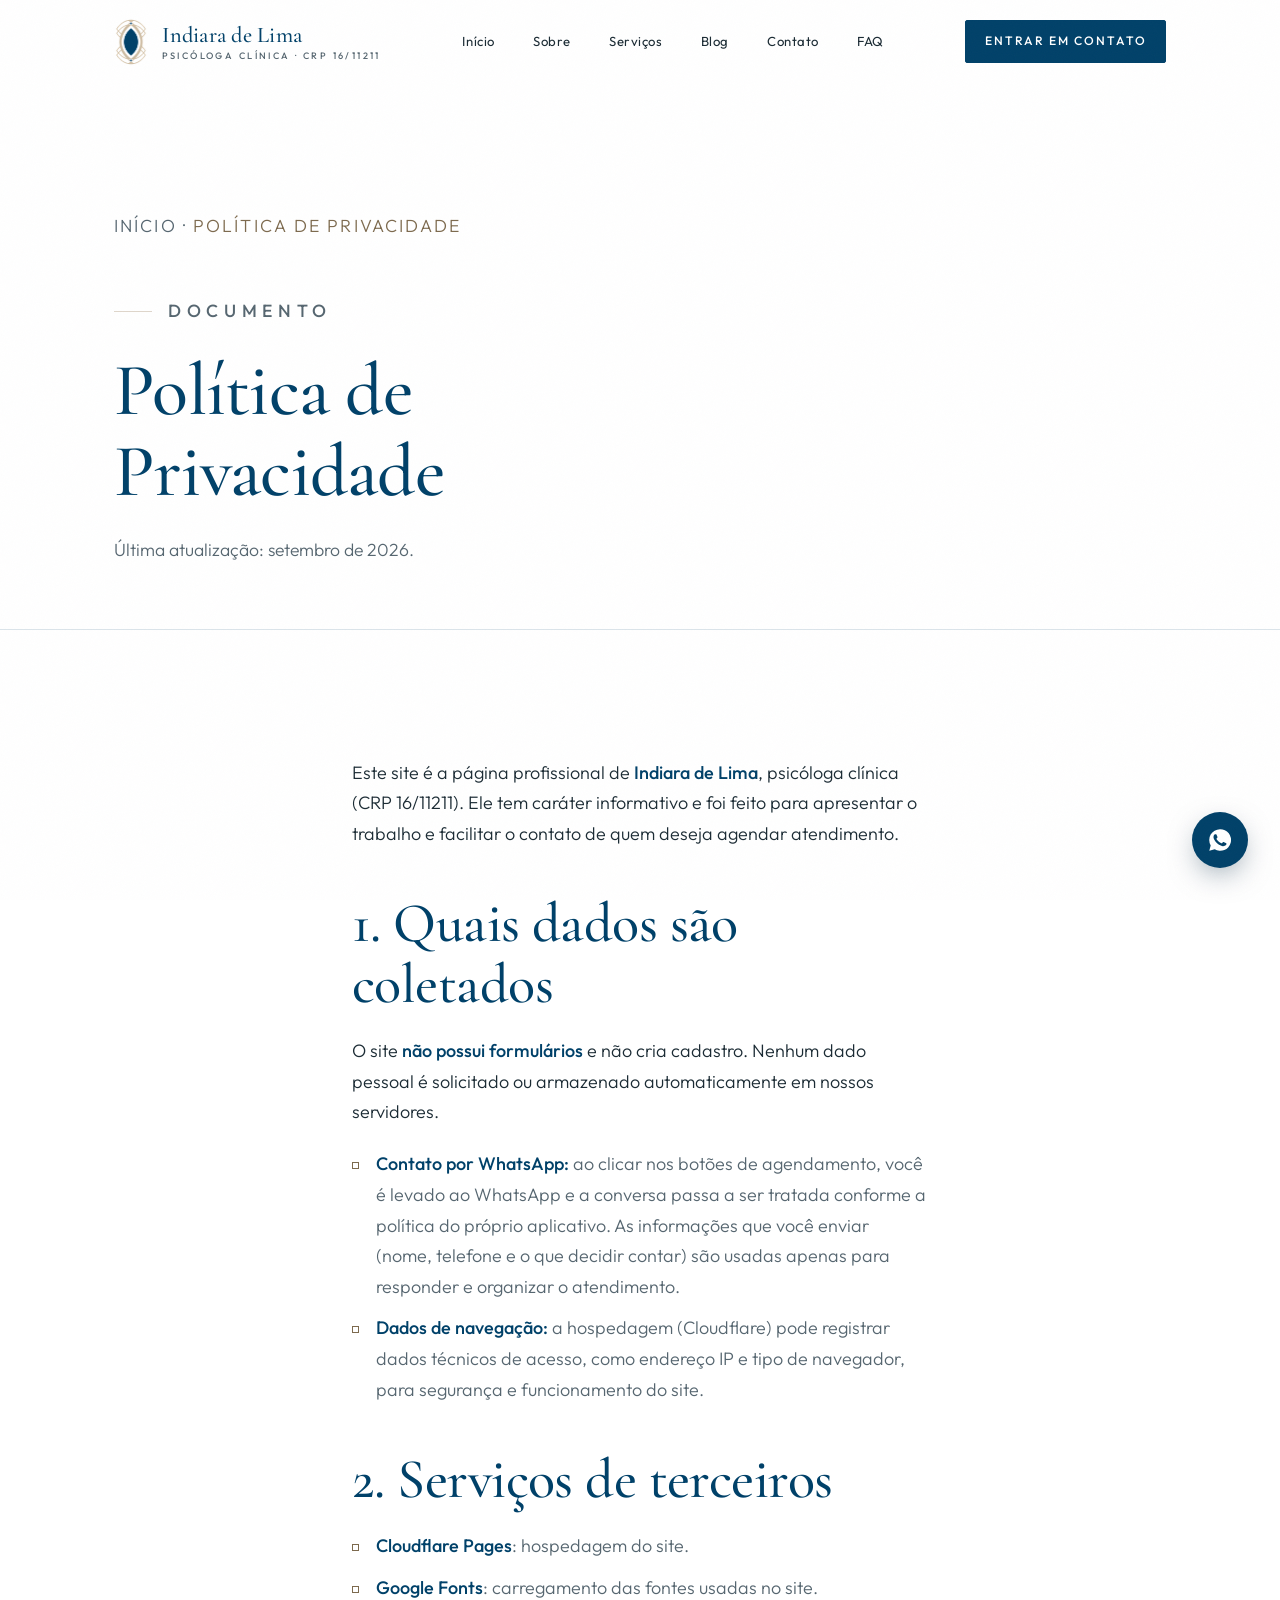
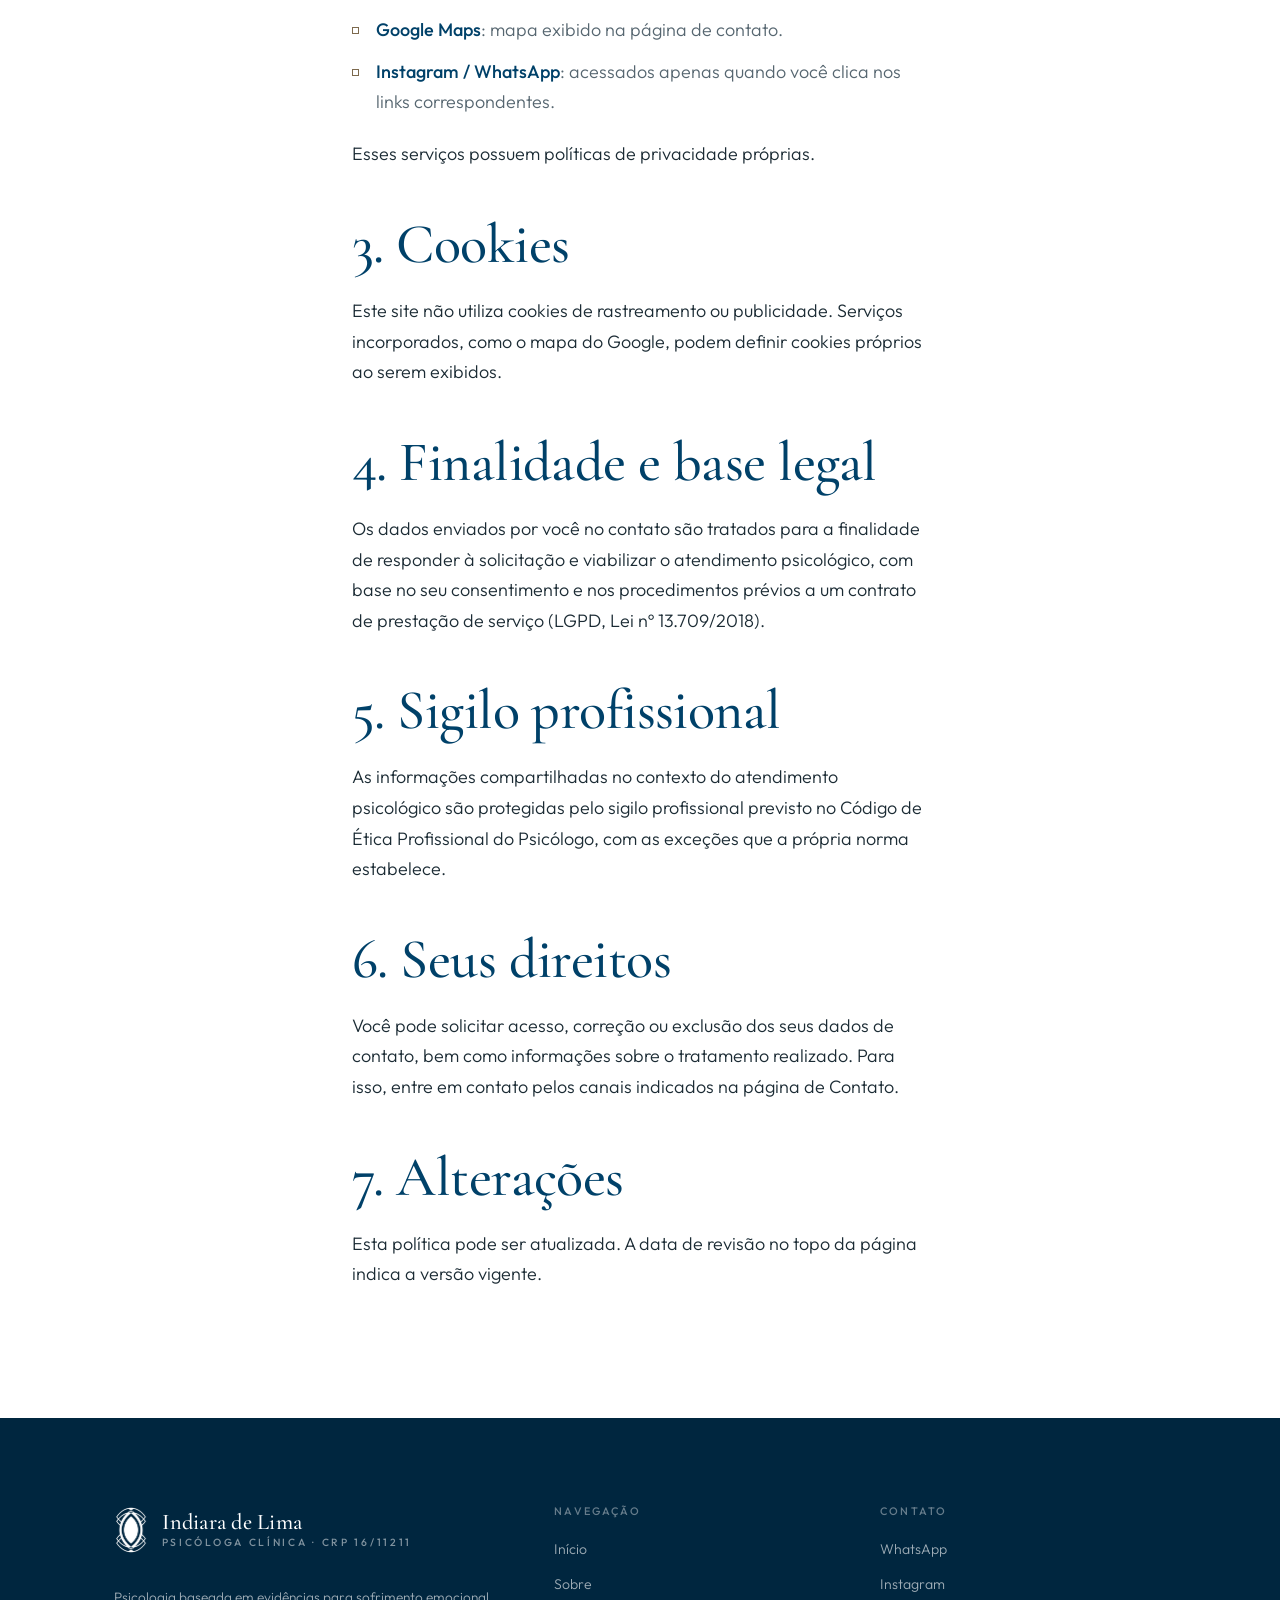
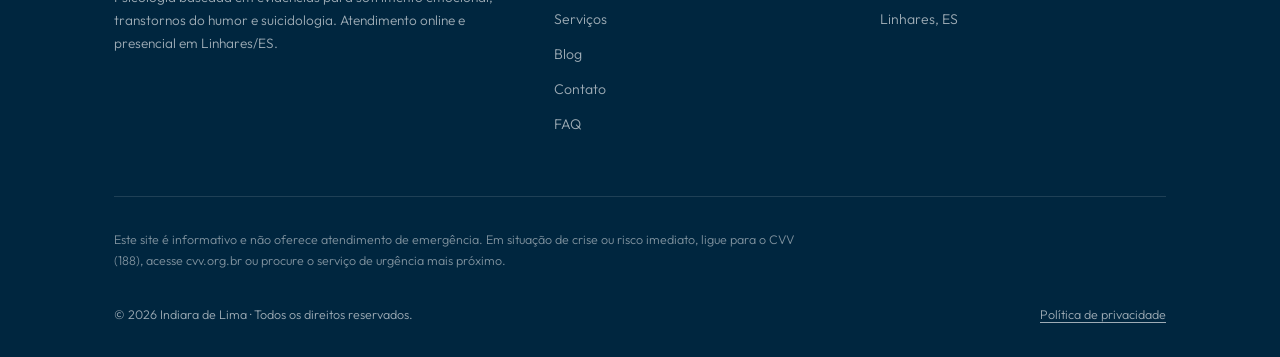
<file: politica-de-privacidade.html>
<!DOCTYPE html>
<html lang="pt-BR">
<head>
<meta charset="UTF-8" />
<meta name="viewport" content="width=device-width, initial-scale=1" />
<script>document.documentElement.className += " js";</script>

<title>Política de Privacidade | Indiara de Lima, Psicóloga Clínica</title>
<meta name="description" content="Política de privacidade do site de Indiara de Lima, psicóloga clínica. Como os dados de contato são tratados, serviços de terceiros utilizados e seus direitos conforme a LGPD." />
<meta name="author" content="Indiara de Lima" />
<meta name="robots" content="index, follow" />
<link rel="canonical" href="https://indiaradelima.com.br/politica-de-privacidade" />

<link rel="icon" type="image/png" sizes="32x32" href="/assets/favicon-32.png" />
<link rel="icon" type="image/png" sizes="64x64" href="/assets/favicon-64.png" />
<link rel="apple-touch-icon" href="/assets/favicon-256.png" />
<link rel="preconnect" href="https://fonts.googleapis.com" />
<link rel="preconnect" href="https://fonts.gstatic.com" crossorigin />
<link rel="preload" as="style" href="https://fonts.googleapis.com/css2?family=Cormorant+Garamond:ital,wght@0,400;0,500;0,600;1,400;1,500&family=Outfit:wght@300;400;500;600&display=swap" />
<link href="https://fonts.googleapis.com/css2?family=Cormorant+Garamond:ital,wght@0,400;0,500;0,600;1,400;1,500&family=Outfit:wght@300;400;500;600&display=swap" rel="stylesheet" media="print" onload="this.media=&#39;all&#39;" />
<noscript><link href="https://fonts.googleapis.com/css2?family=Cormorant+Garamond:ital,wght@0,400;0,500;0,600;1,400;1,500&family=Outfit:wght@300;400;500;600&display=swap" rel="stylesheet" /></noscript>
<link rel="stylesheet" href="/css/style.css?v=51" />
</head>
<body>
<a class="skip-link" href="#main">Pular para o conteúdo</a>

<header class="site-header">
  <div class="container site-header__inner">
    <a class="logo" href="/" aria-label="Indiara de Lima, Psicóloga Clínica, página inicial">
      <img class="logo__eye" src="/assets/logo-simbolo.webp" alt="" />
      <span class="logo__text">
        <span class="logo__name">Indiara de Lima</span>
        <span class="logo__role">Psicóloga Clínica · CRP 16/11211</span>
      </span>
    </a>
    <nav class="nav" id="primary-nav" aria-label="Navegação principal">
      <a class="nav__link" href="/">Início</a>
      <a class="nav__link" href="/sobre">Sobre</a>
      <a class="nav__link" href="/servicos">Serviços</a>
      <a class="nav__link" href="/blog">Blog</a>
      <a class="nav__link" href="/contato">Contato</a>
      <a class="nav__link" href="/faq">FAQ</a>
      <a class="btn btn--ghost nav__mobile-cta" href="https://api.whatsapp.com/send/?phone=5527996342875&amp;text=Ol%C3%A1+Indiara%2C+vim+pelo+site+e+gostaria+de+agendar+uma+consulta.&amp;type=phone_number&amp;app_absent=0" target="_blank" rel="noopener">Entrar em contato</a>
    </nav>
    <div class="header__cta">
      <a class="btn btn--header" href="https://api.whatsapp.com/send/?phone=5527996342875&amp;text=Ol%C3%A1+Indiara%2C+vim+pelo+site+e+gostaria+de+agendar+uma+consulta.&amp;type=phone_number&amp;app_absent=0" target="_blank" rel="noopener">Entrar em contato</a>
      <button class="nav-toggle" aria-label="Abrir menu" aria-expanded="false" aria-controls="primary-nav"><span></span><span></span><span></span></button>
    </div>
  </div>
</header>
<div class="nav-backdrop"></div>

<main id="main">
  <section class="page-hero">
    <div class="container">
      <p class="breadcrumb"><a href="/">Início</a> · <span>Política de privacidade</span></p>
      <p class="eyebrow">Documento</p>
      <h1>Política de Privacidade</h1>
      <p>Última atualização: setembro de 2026.</p>
    </div>
  </section>

  <section class="section">
    <div class="container prose">
      <p>
        Este site é a página profissional de <strong>Indiara de Lima</strong>, psicóloga clínica
        (CRP 16/11211). Ele tem caráter informativo e foi feito para apresentar o trabalho e
        facilitar o contato de quem deseja agendar atendimento.
      </p>

      <h2>1. Quais dados são coletados</h2>
      <p>
        O site <strong>não possui formulários</strong> e não cria cadastro. Nenhum dado pessoal é
        solicitado ou armazenado automaticamente em nossos servidores.
      </p>
      <ul>
        <li>
          <strong>Contato por WhatsApp:</strong> ao clicar nos botões de agendamento, você é levado
          ao WhatsApp e a conversa passa a ser tratada conforme a política do próprio aplicativo. As
          informações que você enviar (nome, telefone e o que decidir contar) são usadas apenas para
          responder e organizar o atendimento.
        </li>
        <li>
          <strong>Dados de navegação:</strong> a hospedagem (Cloudflare) pode registrar dados
          técnicos de acesso, como endereço IP e tipo de navegador, para segurança e funcionamento
          do site.
        </li>
      </ul>

      <h2>2. Serviços de terceiros</h2>
      <ul>
        <li><strong>Cloudflare Pages</strong>: hospedagem do site.</li>
        <li><strong>Google Fonts</strong>: carregamento das fontes usadas no site.</li>
        <li><strong>Google Maps</strong>: mapa exibido na página de contato.</li>
        <li><strong>Instagram / WhatsApp</strong>: acessados apenas quando você clica nos links correspondentes.</li>
      </ul>
      <p>Esses serviços possuem políticas de privacidade próprias.</p>

      <h2>3. Cookies</h2>
      <p>
        Este site não utiliza cookies de rastreamento ou publicidade. Serviços incorporados, como o
        mapa do Google, podem definir cookies próprios ao serem exibidos.
      </p>

      <h2>4. Finalidade e base legal</h2>
      <p>
        Os dados enviados por você no contato são tratados para a finalidade de responder à
        solicitação e viabilizar o atendimento psicológico, com base no seu consentimento e nos
        procedimentos prévios a um contrato de prestação de serviço (LGPD, Lei nº 13.709/2018).
      </p>

      <h2>5. Sigilo profissional</h2>
      <p>
        As informações compartilhadas no contexto do atendimento psicológico são protegidas pelo
        sigilo profissional previsto no Código de Ética Profissional do Psicólogo, com as exceções
        que a própria norma estabelece.
      </p>

      <h2>6. Seus direitos</h2>
      <p>
        Você pode solicitar acesso, correção ou exclusão dos seus dados de contato, bem como
        informações sobre o tratamento realizado. Para isso, entre em contato pelos canais
        indicados na página de <a href="/contato">Contato</a>.
      </p>

      <h2>7. Alterações</h2>
      <p>
        Esta política pode ser atualizada. A data de revisão no topo da página indica a versão
        vigente.
      </p>
    </div>
  </section>
</main>

<footer class="site-footer">
  <div class="container">
    <div class="footer__top">
      <div class="footer__brand">
        <span class="logo">
          <img class="logo__eye" src="/assets/logo-simbolo-branco.webp" alt="" />
          <span class="logo__text"><span class="logo__name">Indiara de Lima</span><span class="logo__role">Psicóloga Clínica · CRP 16/11211</span></span>
        </span>
        <p>Psicologia baseada em evidências para sofrimento emocional, transtornos do humor e suicidologia. Atendimento online e presencial em Linhares/ES.</p>
      </div>
      <div class="footer__col">
        <h4>Navegação</h4>
        <ul>
          <li><a href="/">Início</a></li>
          <li><a href="/sobre">Sobre</a></li>
          <li><a href="/servicos">Serviços</a></li>
          <li><a href="/blog">Blog</a></li>
          <li><a href="/contato">Contato</a></li>
          <li><a href="/faq">FAQ</a></li>
        </ul>
      </div>
      <div class="footer__col">
        <h4>Contato</h4>
        <ul>
          <li><a href="https://api.whatsapp.com/send/?phone=5527996342875&amp;text=Ol%C3%A1+Indiara%2C+vim+pelo+site+e+gostaria+de+agendar+uma+consulta.&amp;type=phone_number&amp;app_absent=0" target="_blank" rel="noopener">WhatsApp</a></li>
          <li><a href="https://www.instagram.com/indiaradelima" target="_blank" rel="noopener">Instagram</a></li>
          <li>Linhares, ES</li>
        </ul>
      </div>
    </div>
    <p style="margin-top:2rem;font-size:0.78rem;max-width:44rem;color:rgba(255,255,255,0.5);">
      Este site é informativo e não oferece atendimento de emergência. Em situação de crise ou risco imediato,
      ligue para o CVV (188), acesse cvv.org.br ou procure o serviço de urgência mais próximo.
    </p>
    <div class="footer__bottom">
      <span>© <span data-year>2026</span> Indiara de Lima · Todos os direitos reservados.</span>
      <a href="/politica-de-privacidade">Política de privacidade</a>
    </div>
  </div>
</footer>

<a class="wa-float" href="https://api.whatsapp.com/send/?phone=5527996342875&amp;text=Ol%C3%A1+Indiara%2C+vim+pelo+site+e+gostaria+de+agendar+uma+consulta.&amp;type=phone_number&amp;app_absent=0" target="_blank" rel="noopener" aria-label="Falar no WhatsApp" data-label="Falar no WhatsApp">
  <svg viewBox="0 0 24 24" fill="currentColor" aria-hidden="true"><path d="M12 2a10 10 0 0 0-8.6 15l-1.3 4.9 5-1.3A10 10 0 1 0 12 2Zm5.8 14.2c-.2.7-1.4 1.3-2 1.4-.5.1-1.2.1-1.9-.1-.4-.1-1-.3-1.7-.6-3-1.3-4.9-4.3-5-4.5-.2-.2-1.2-1.6-1.2-3s.7-2.1 1-2.4c.2-.3.5-.4.7-.4h.5c.2 0 .4 0 .6.5l.8 2c.1.2.1.4 0 .5l-.3.5-.4.4c-.2.2-.3.3-.1.6.2.3.9 1.4 1.9 2.3 1.3 1.1 2.3 1.5 2.6 1.6.3.1.5.1.6-.1l.7-.9c.2-.3.4-.2.7-.1l2 .9c.3.2.5.2.6.4.1.1.1.6-.1 1.2Z"/></svg>
</a>

<script src="/js/main.js?v=7" defer></script>
</body>
</html>
</file>
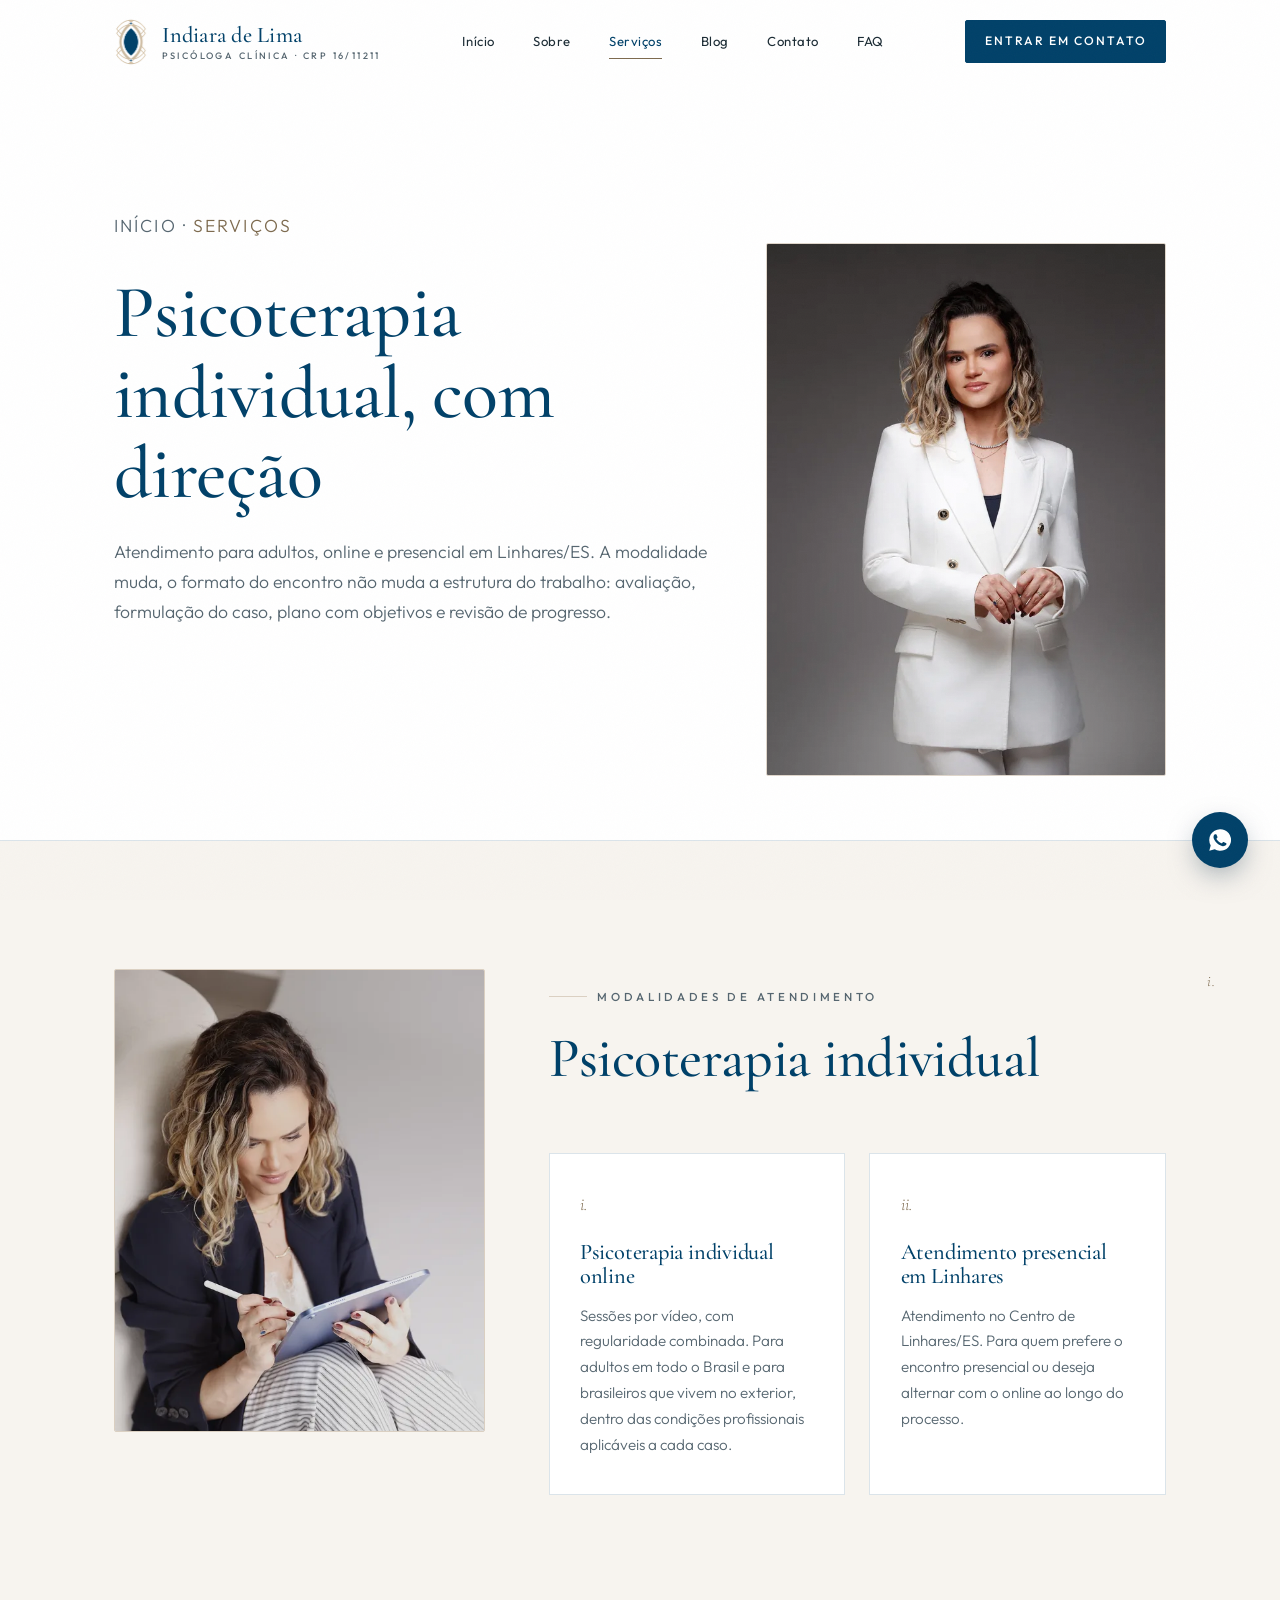
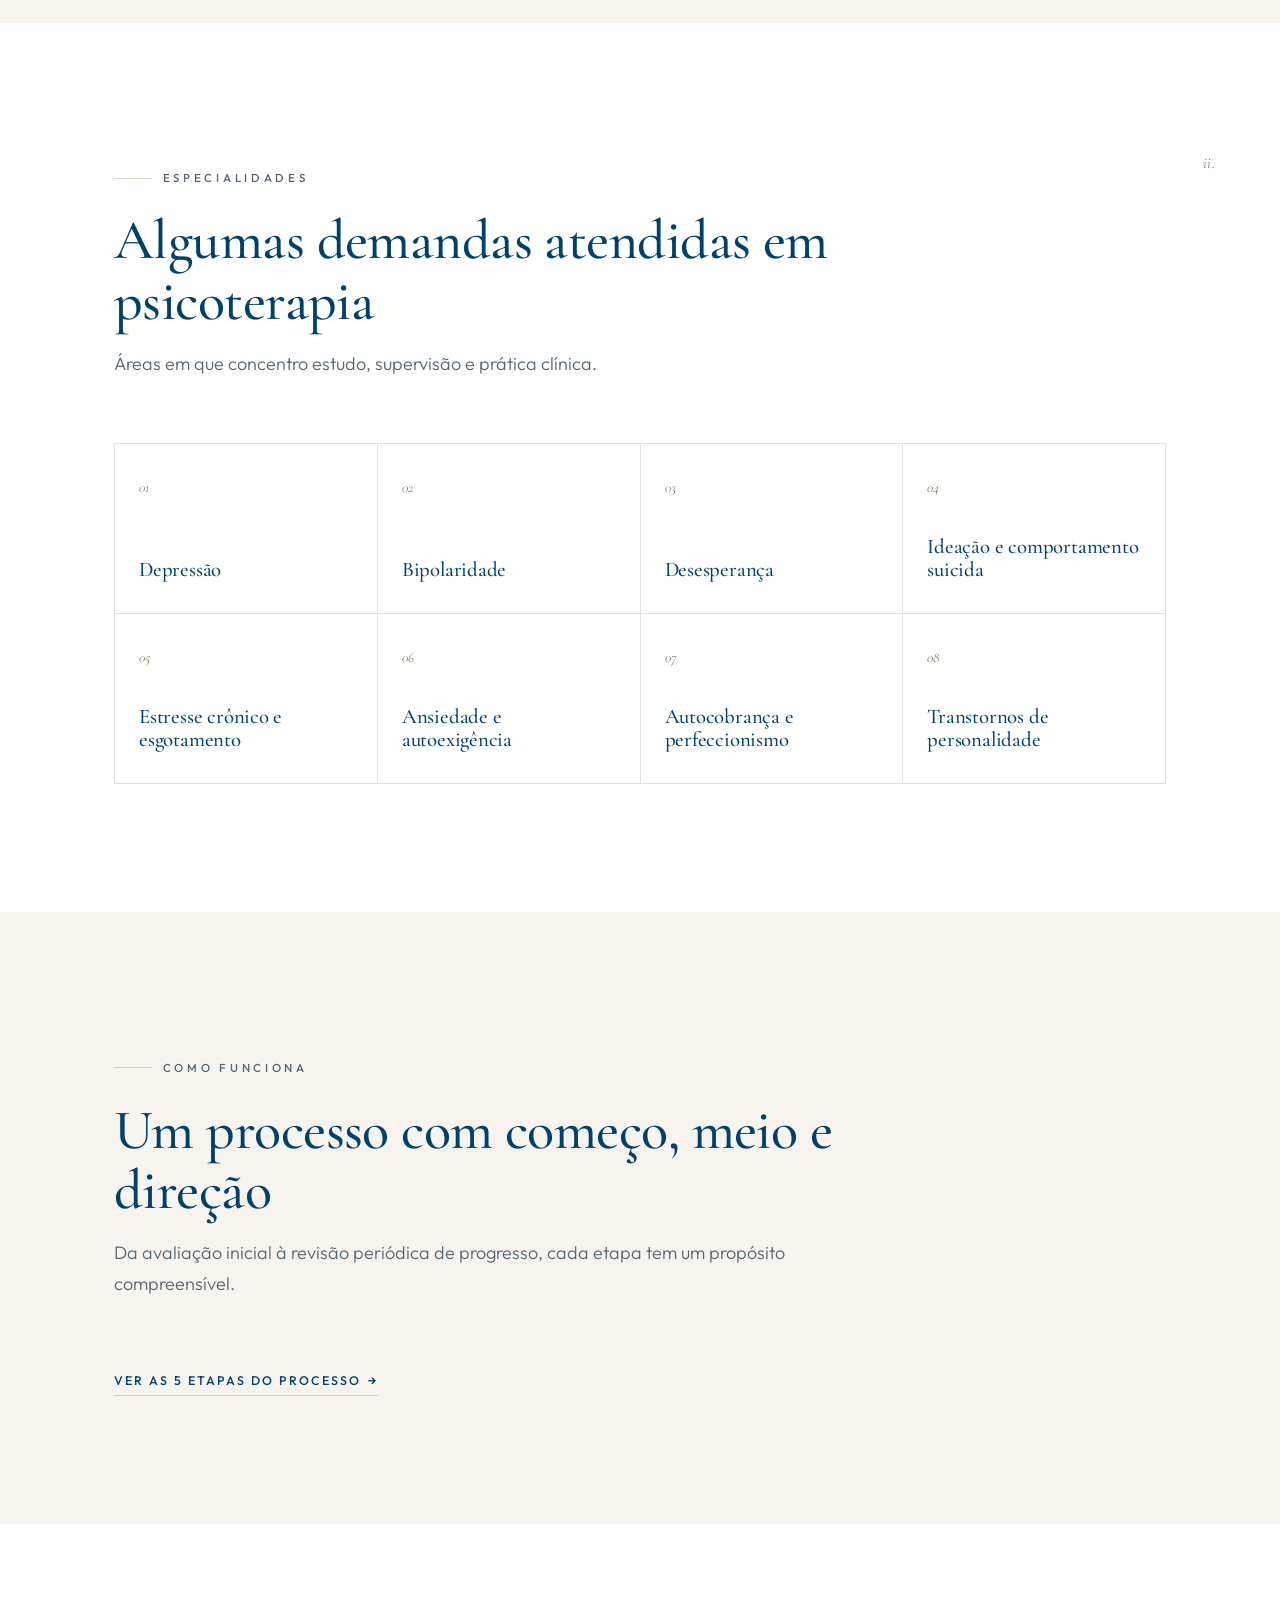
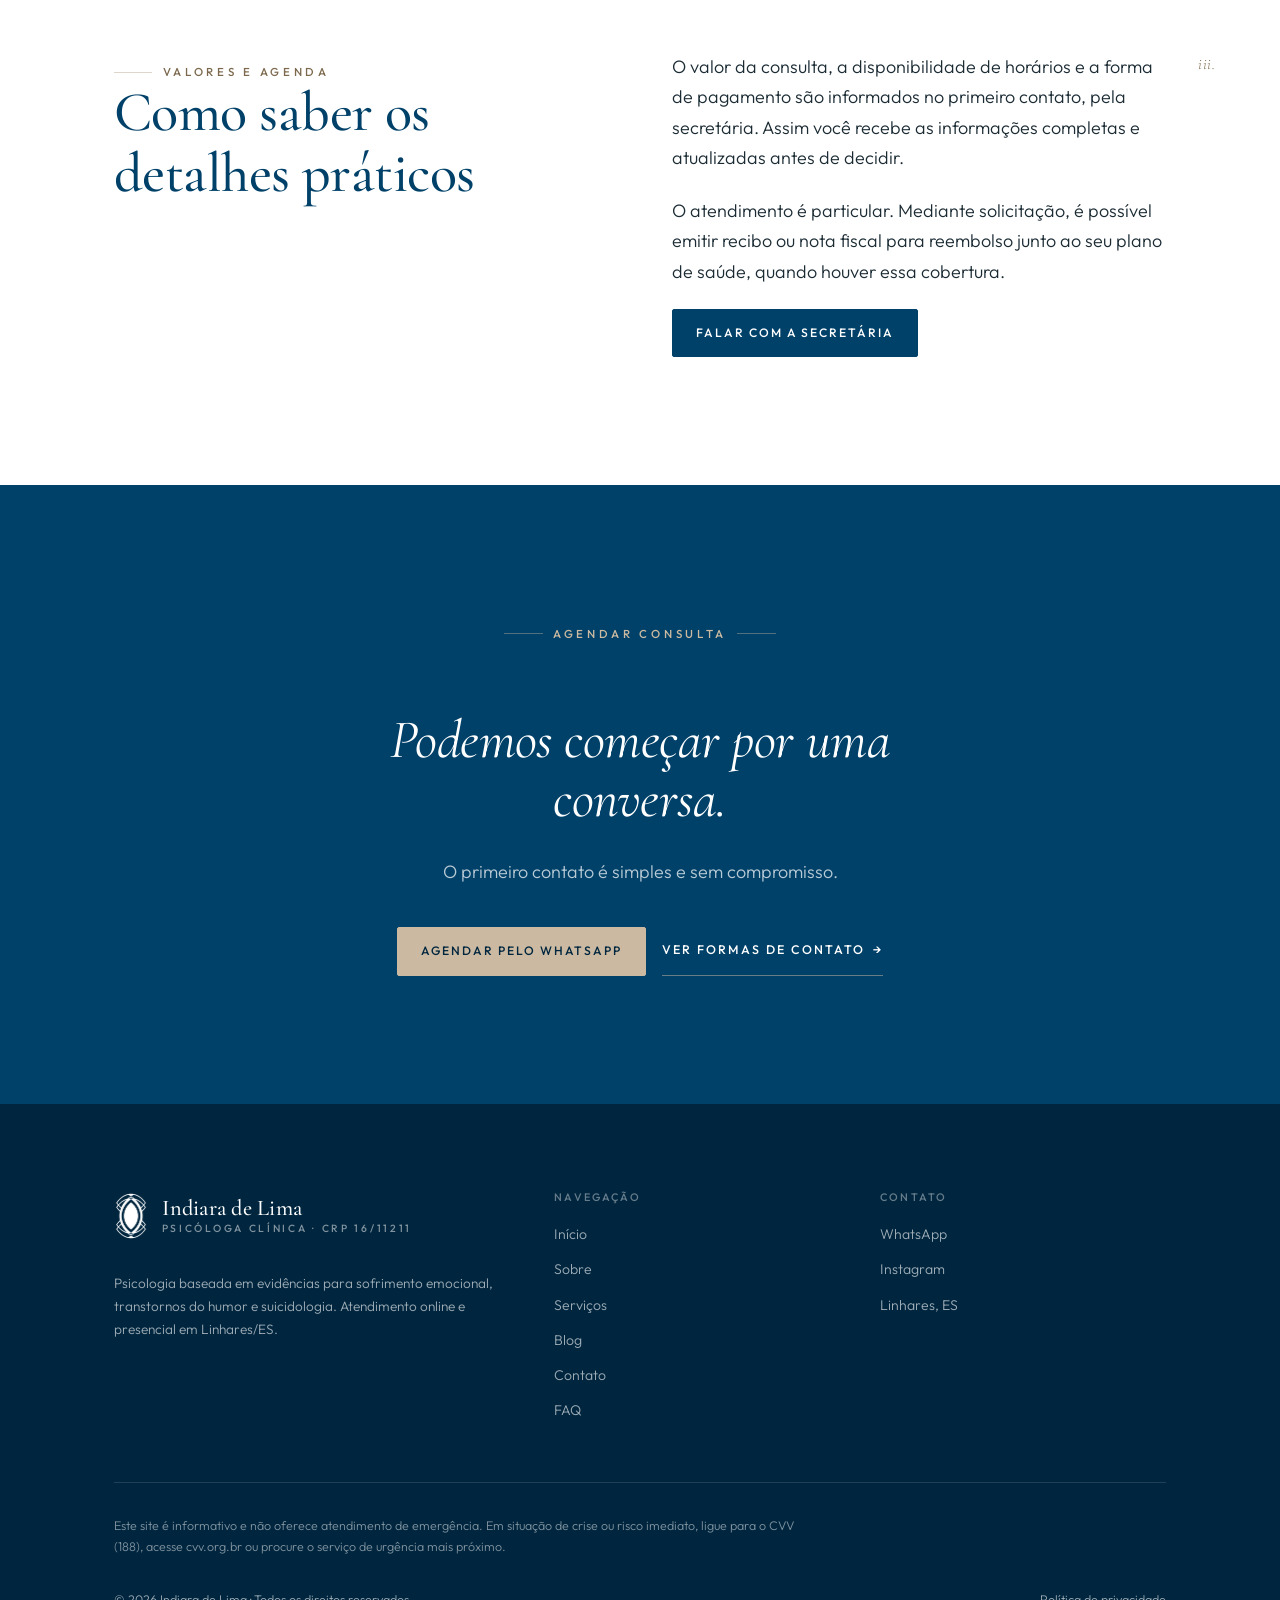
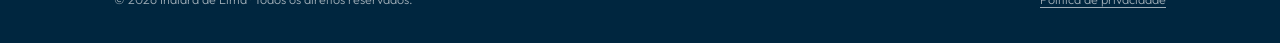
<file: servicos.html>
<!DOCTYPE html>
<html lang="pt-BR">
<head>
<meta charset="UTF-8" />
<meta name="viewport" content="width=device-width, initial-scale=1" />
<script>document.documentElement.className += " js";</script>

<title>Serviços | Indiara de Lima: Psicoterapia online e presencial em Linhares/ES</title>
<meta name="description" content="Psicoterapia individual para adultos, online e presencial em Linhares/ES. Depressão, transtornos do humor, desesperança, estresse crônico e casos de maior complexidade. Psicologia Baseada em Evidências." />
<meta name="author" content="Indiara de Lima" />
<meta name="robots" content="index, follow" />
<link rel="canonical" href="https://indiaradelima.com.br/servicos" />

<meta property="og:type" content="website" />
<meta property="og:locale" content="pt_BR" />
<meta property="og:title" content="Serviços | Indiara de Lima, Psicóloga Clínica" />
<meta property="og:description" content="Psicoterapia individual para adultos, online e presencial em Linhares/ES, com Psicologia Baseada em Evidências." />
<meta property="og:site_name" content="Indiara de Lima · Psicóloga Clínica" />
<meta property="og:url" content="https://indiaradelima.com.br/servicos" />

<link rel="icon" type="image/png" sizes="32x32" href="/assets/favicon-32.png" />
<link rel="icon" type="image/png" sizes="64x64" href="/assets/favicon-64.png" />
<link rel="apple-touch-icon" href="/assets/favicon-256.png" />
<link rel="preconnect" href="https://fonts.googleapis.com" />
<link rel="preconnect" href="https://fonts.gstatic.com" crossorigin />
<link rel="preload" as="style" href="https://fonts.googleapis.com/css2?family=Cormorant+Garamond:ital,wght@0,400;0,500;0,600;1,400;1,500&family=Outfit:wght@300;400;500;600&display=swap" />
<link href="https://fonts.googleapis.com/css2?family=Cormorant+Garamond:ital,wght@0,400;0,500;0,600;1,400;1,500&family=Outfit:wght@300;400;500;600&display=swap" rel="stylesheet" media="print" onload="this.media=&#39;all&#39;" />
<noscript><link href="https://fonts.googleapis.com/css2?family=Cormorant+Garamond:ital,wght@0,400;0,500;0,600;1,400;1,500&family=Outfit:wght@300;400;500;600&display=swap" rel="stylesheet" /></noscript>
<link rel="stylesheet" href="/css/style.css?v=51" />
</head>
<body>
<a class="skip-link" href="#main">Pular para o conteúdo</a>

<header class="site-header">
  <div class="container site-header__inner">
    <a class="logo" href="/" aria-label="Indiara de Lima, Psicóloga Clínica, página inicial">
      <img class="logo__eye" src="/assets/logo-simbolo.webp" alt="" />
      <span class="logo__text">
        <span class="logo__name">Indiara de Lima</span>
        <span class="logo__role">Psicóloga Clínica · CRP 16/11211</span>
      </span>
    </a>
    <nav class="nav" id="primary-nav" aria-label="Navegação principal">
      <a class="nav__link" href="/">Início</a>
      <a class="nav__link" href="/sobre">Sobre</a>
      <a class="nav__link" href="/servicos" aria-current="page">Serviços</a>
      <a class="nav__link" href="/blog">Blog</a>
      <a class="nav__link" href="/contato">Contato</a>
      <a class="nav__link" href="/faq">FAQ</a>
      <a class="btn btn--ghost nav__mobile-cta" href="https://api.whatsapp.com/send/?phone=5527996342875&amp;text=Ol%C3%A1+Indiara%2C+vim+pelo+site+e+gostaria+de+agendar+uma+consulta.&amp;type=phone_number&amp;app_absent=0" target="_blank" rel="noopener">Entrar em contato</a>
    </nav>
    <div class="header__cta">
      <a class="btn btn--header" href="https://api.whatsapp.com/send/?phone=5527996342875&amp;text=Ol%C3%A1+Indiara%2C+vim+pelo+site+e+gostaria+de+agendar+uma+consulta.&amp;type=phone_number&amp;app_absent=0" target="_blank" rel="noopener">Entrar em contato</a>
      <button class="nav-toggle" aria-label="Abrir menu" aria-expanded="false" aria-controls="primary-nav"><span></span><span></span><span></span></button>
    </div>
  </div>
</header>
<div class="nav-backdrop"></div>

<main id="main">

  <section class="page-hero page-hero--split page-hero--reorder">
    <div class="container page-hero__inner">
      <div class="page-hero__textwrap">
        <div class="page-hero__title">
          <p class="breadcrumb"><a href="/">Início</a> · <span>Serviços</span></p>
          <h1>Psicoterapia individual, com direção</h1>
        </div>
        <p class="page-hero__desc">
          Atendimento para adultos, online e presencial em Linhares/ES. A modalidade muda, o formato
          do encontro não muda a estrutura do trabalho: avaliação, formulação do caso, plano com
          objetivos e revisão de progresso.
        </p>
      </div>
      <div class="page-hero__photo page-hero__photo--lg page-hero__photo--down">
        <img src="/assets/indiara-servicos-hero.webp" width="640" height="853" alt="Indiara de Lima" loading="lazy" />
      </div>
    </div>
  </section>

  <section class="section section--tint">
    <span class="section__index">i.</span>
    <div class="container">
      <div class="serv-cards-layout">
        <div class="serv-cards-photo reveal">
          <img src="/assets/indiara-servicos-modalidades.webp" width="560" height="700" alt="Indiara de Lima" loading="lazy" />
        </div>
        <div class="serv-cards-content">
          <div class="section__head reveal">
            <p class="eyebrow">Modalidades de atendimento</p>
            <h2>Psicoterapia individual</h2>
          </div>
          <div class="cards">
            <article class="card reveal">
              <span class="card__num">i.</span>
              <h3>Psicoterapia individual online</h3>
              <p>Sessões por vídeo, com regularidade combinada. Para adultos em todo o Brasil e para brasileiros que vivem no exterior, dentro das condições profissionais aplicáveis a cada caso.</p>
            </article>
            <article class="card reveal">
              <span class="card__num">ii.</span>
              <h3>Atendimento presencial em Linhares</h3>
              <p>Atendimento no Centro de Linhares/ES. Para quem prefere o encontro presencial ou deseja alternar com o online ao longo do processo.</p>
            </article>
          </div>
        </div>
      </div>
    </div>
  </section>

  <section class="section">
    <span class="section__index">ii.</span>
    <div class="container">
      <div class="section__head reveal">
        <p class="eyebrow">Especialidades</p>
        <h2>Algumas demandas atendidas em psicoterapia</h2>
        <p>Áreas em que concentro estudo, supervisão e prática clínica.</p>
      </div>
      <ul class="spec-grid reveal">
        <li><span class="idx">01</span><h3>Depressão</h3></li>
        <li><span class="idx">02</span><h3>Bipolaridade</h3></li>
        <li><span class="idx">03</span><h3>Desesperança</h3></li>
        <li><span class="idx">04</span><h3>Ideação e comportamento suicida</h3></li>
        <li><span class="idx">05</span><h3>Estresse crônico e esgotamento</h3></li>
        <li><span class="idx">06</span><h3>Ansiedade e autoexigência</h3></li>
        <li><span class="idx">07</span><h3>Autocobrança e perfeccionismo</h3></li>
        <li><span class="idx">08</span><h3>Transtornos de personalidade</h3></li>
      </ul>
    </div>
  </section>

  <section class="section section--tint">
    <div class="container">
      <div class="section__head reveal">
        <p class="eyebrow">Como funciona</p>
        <h2>Um processo com começo, meio e direção</h2>
        <p>Da avaliação inicial à revisão periódica de progresso, cada etapa tem um propósito compreensível.</p>
      </div>
      <div class="reveal" style="margin-top: 0.5rem;">
        <a class="textlink" href="/#como-funciona">Ver as 5 etapas do processo<span aria-hidden="true">→</span></a>
      </div>
    </div>
  </section>

  <section class="section">
    <span class="section__index">iii.</span>
    <div class="container two-col">
      <div class="reveal">
        <p class="eyebrow">Valores e agenda</p>
        <h2>Como saber os detalhes práticos</h2>
      </div>
      <div class="prose reveal">
        <p>
          O valor da consulta, a disponibilidade de horários e a forma de pagamento são informados
          no primeiro contato, pela secretária. Assim você recebe as informações completas e
          atualizadas antes de decidir.
        </p>
        <p>
          O atendimento é particular. Mediante solicitação, é possível emitir recibo ou nota
          fiscal para reembolso junto ao seu plano de saúde, quando houver essa cobertura.
        </p>
        <a class="btn" href="https://api.whatsapp.com/send/?phone=5527996342875&amp;text=Ol%C3%A1+Indiara%2C+vim+pelo+site+e+gostaria+de+agendar+uma+consulta.&amp;type=phone_number&amp;app_absent=0" target="_blank" rel="noopener">Falar com a secretária</a>
      </div>
    </div>
  </section>

  <section class="section section--blue final-cta">
    <div class="container">
      <p class="eyebrow eyebrow--center reveal">Agendar consulta</p>
      <h2 class="reveal">Podemos começar por uma conversa.</h2>
      <p class="reveal">O primeiro contato é simples e sem compromisso.</p>
      <div class="btn-row reveal">
        <a class="btn btn--on-blue" href="https://api.whatsapp.com/send/?phone=5527996342875&amp;text=Ol%C3%A1+Indiara%2C+vim+pelo+site+e+gostaria+de+agendar+uma+consulta.&amp;type=phone_number&amp;app_absent=0" target="_blank" rel="noopener">Agendar pelo WhatsApp</a>
        <a class="textlink" href="/contato">Ver formas de contato<span aria-hidden="true">→</span></a>
      </div>
    </div>
  </section>

</main>

<footer class="site-footer">
  <div class="container">
    <div class="footer__top">
      <div class="footer__brand">
        <span class="logo">
          <img class="logo__eye" src="/assets/logo-simbolo-branco.webp" alt="" />
          <span class="logo__text"><span class="logo__name">Indiara de Lima</span><span class="logo__role">Psicóloga Clínica · CRP 16/11211</span></span>
        </span>
        <p>Psicologia baseada em evidências para sofrimento emocional, transtornos do humor e suicidologia. Atendimento online e presencial em Linhares/ES.</p>
      </div>
      <div class="footer__col">
        <h4>Navegação</h4>
        <ul>
          <li><a href="/">Início</a></li>
          <li><a href="/sobre">Sobre</a></li>
          <li><a href="/servicos">Serviços</a></li>
          <li><a href="/blog">Blog</a></li>
          <li><a href="/contato">Contato</a></li>
          <li><a href="/faq">FAQ</a></li>
        </ul>
      </div>
      <div class="footer__col">
        <h4>Contato</h4>
        <ul>
          <li><a href="https://api.whatsapp.com/send/?phone=5527996342875&amp;text=Ol%C3%A1+Indiara%2C+vim+pelo+site+e+gostaria+de+agendar+uma+consulta.&amp;type=phone_number&amp;app_absent=0" target="_blank" rel="noopener">WhatsApp</a></li>
          <li><a href="https://www.instagram.com/indiaradelima" target="_blank" rel="noopener">Instagram</a></li>
          <li>Linhares, ES</li>
        </ul>
      </div>
    </div>
    <p style="margin-top:2rem;font-size:0.78rem;max-width:44rem;color:rgba(255,255,255,0.5);">
      Este site é informativo e não oferece atendimento de emergência. Em situação de crise ou risco imediato,
      ligue para o CVV (188), acesse cvv.org.br ou procure o serviço de urgência mais próximo.
    </p>
    <div class="footer__bottom">
      <span>© <span data-year>2026</span> Indiara de Lima · Todos os direitos reservados.</span>
      <a href="/politica-de-privacidade">Política de privacidade</a>
    </div>
  </div>
</footer>

<a class="wa-float" href="https://api.whatsapp.com/send/?phone=5527996342875&amp;text=Ol%C3%A1+Indiara%2C+vim+pelo+site+e+gostaria+de+agendar+uma+consulta.&amp;type=phone_number&amp;app_absent=0" target="_blank" rel="noopener" aria-label="Falar no WhatsApp" data-label="Falar no WhatsApp">
  <svg viewBox="0 0 24 24" fill="currentColor" aria-hidden="true"><path d="M12 2a10 10 0 0 0-8.6 15l-1.3 4.9 5-1.3A10 10 0 1 0 12 2Zm5.8 14.2c-.2.7-1.4 1.3-2 1.4-.5.1-1.2.1-1.9-.1-.4-.1-1-.3-1.7-.6-3-1.3-4.9-4.3-5-4.5-.2-.2-1.2-1.6-1.2-3s.7-2.1 1-2.4c.2-.3.5-.4.7-.4h.5c.2 0 .4 0 .6.5l.8 2c.1.2.1.4 0 .5l-.3.5-.4.4c-.2.2-.3.3-.1.6.2.3.9 1.4 1.9 2.3 1.3 1.1 2.3 1.5 2.6 1.6.3.1.5.1.6-.1l.7-.9c.2-.3.4-.2.7-.1l2 .9c.3.2.5.2.6.4.1.1.1.6-.1 1.2Z"/></svg>
</a>

<script src="/js/main.js?v=7" defer></script>
</body>
</html>
</file>
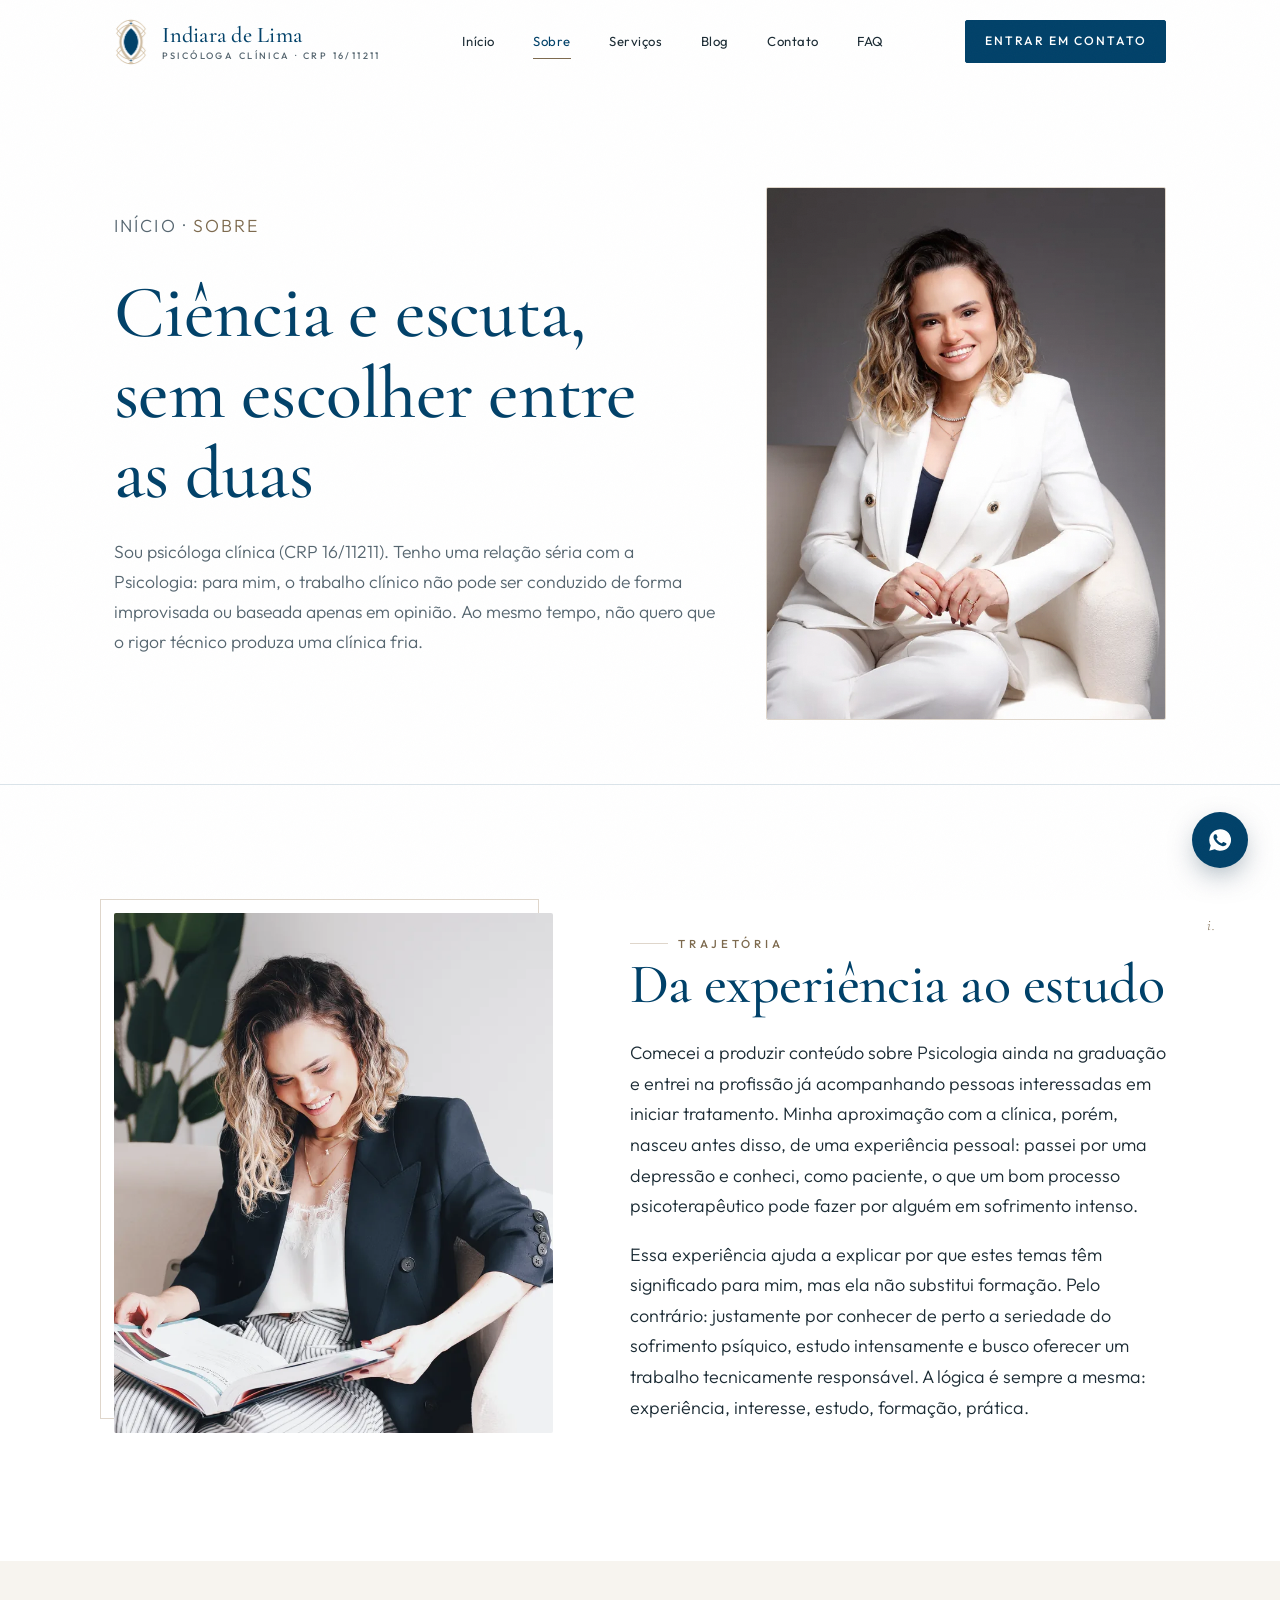
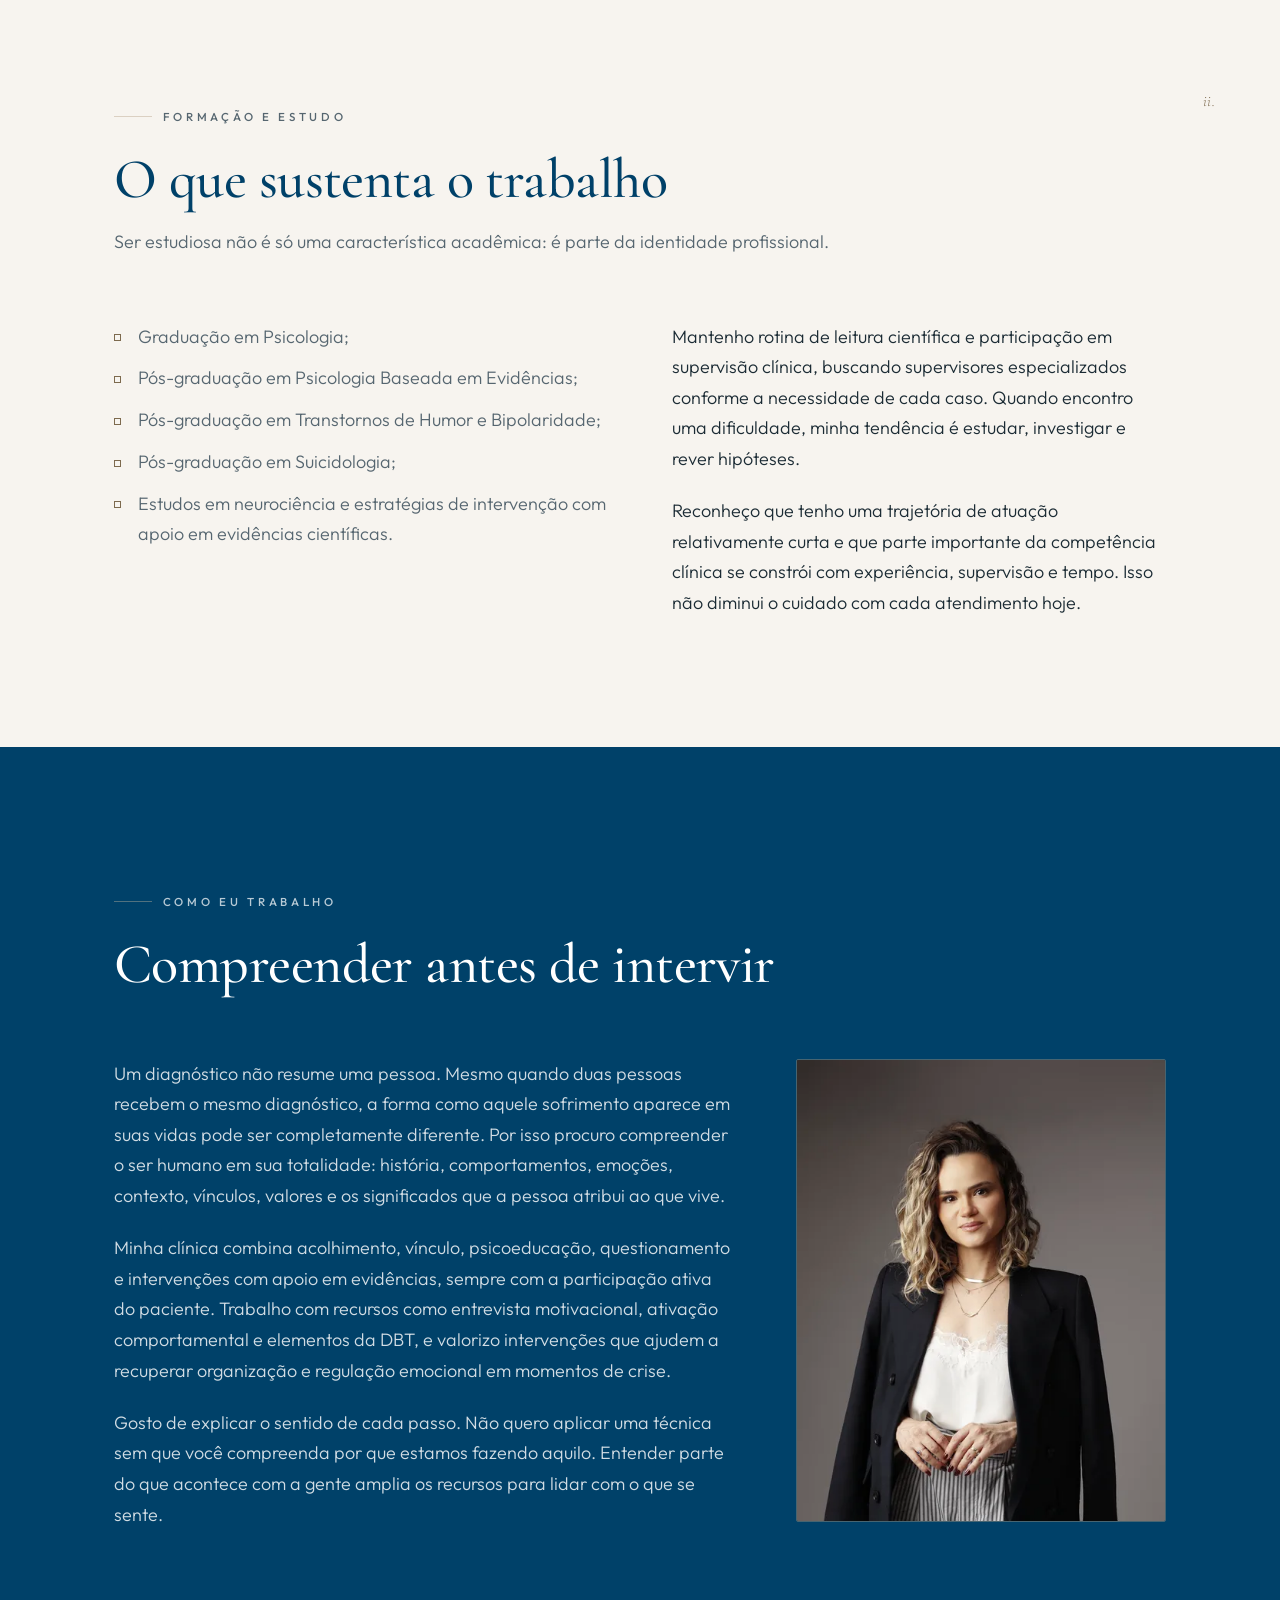
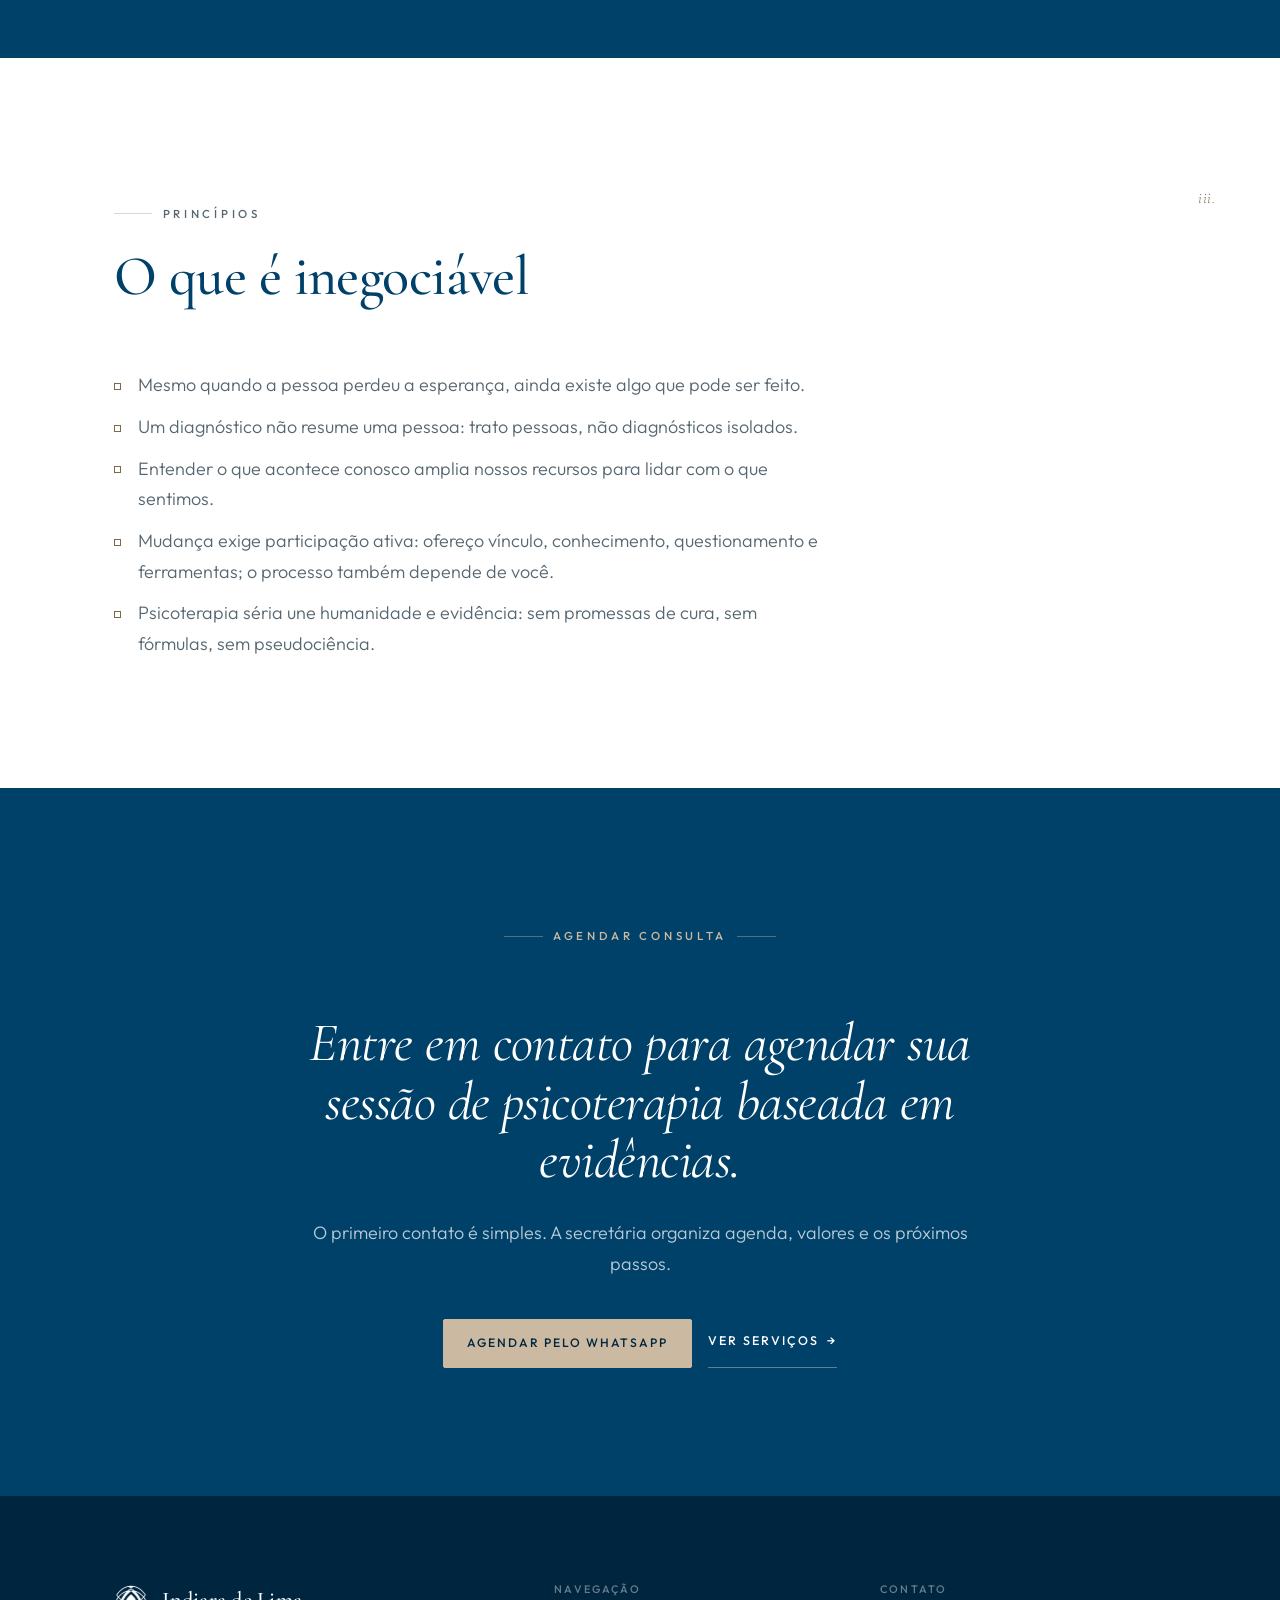
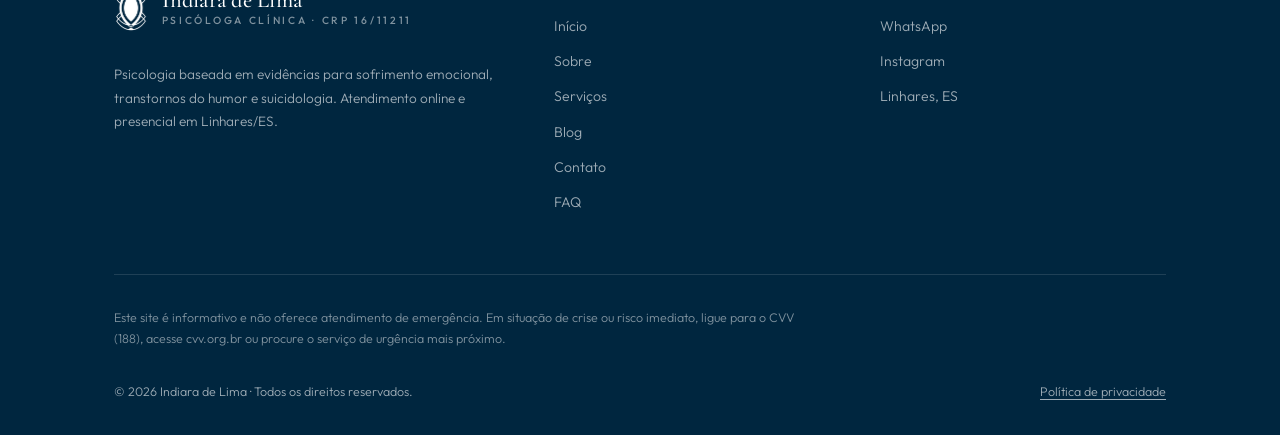
<file: sobre.html>
<!DOCTYPE html>
<html lang="pt-BR">
<head>
<meta charset="UTF-8" />
<meta name="viewport" content="width=device-width, initial-scale=1" />
<script>document.documentElement.className += " js";</script>

<title>Sobre | Indiara de Lima, Psicóloga Clínica (CRP 16/11211)</title>
<meta name="description" content="Trajetória, formação e forma de trabalhar da psicóloga Indiara de Lima: Psicologia Baseada em Evidências, transtornos do humor, suicidologia. Atendimento online e presencial em Linhares/ES." />
<meta name="author" content="Indiara de Lima" />
<meta name="robots" content="index, follow" />
<link rel="canonical" href="https://indiaradelima.com.br/sobre" />

<meta property="og:type" content="profile" />
<meta property="og:locale" content="pt_BR" />
<meta property="og:title" content="Sobre | Indiara de Lima, Psicóloga Clínica" />
<meta property="og:description" content="Ciência e escuta humana: como Indiara de Lima entende e conduz o trabalho clínico." />
<meta property="og:site_name" content="Indiara de Lima · Psicóloga Clínica" />
<meta property="og:url" content="https://indiaradelima.com.br/sobre" />

<link rel="icon" type="image/png" sizes="32x32" href="/assets/favicon-32.png" />
<link rel="icon" type="image/png" sizes="64x64" href="/assets/favicon-64.png" />
<link rel="apple-touch-icon" href="/assets/favicon-256.png" />
<link rel="preconnect" href="https://fonts.googleapis.com" />
<link rel="preconnect" href="https://fonts.gstatic.com" crossorigin />
<link rel="preload" as="style" href="https://fonts.googleapis.com/css2?family=Cormorant+Garamond:ital,wght@0,400;0,500;0,600;1,400;1,500&family=Outfit:wght@300;400;500;600&display=swap" />
<link href="https://fonts.googleapis.com/css2?family=Cormorant+Garamond:ital,wght@0,400;0,500;0,600;1,400;1,500&family=Outfit:wght@300;400;500;600&display=swap" rel="stylesheet" media="print" onload="this.media=&#39;all&#39;" />
<noscript><link href="https://fonts.googleapis.com/css2?family=Cormorant+Garamond:ital,wght@0,400;0,500;0,600;1,400;1,500&family=Outfit:wght@300;400;500;600&display=swap" rel="stylesheet" /></noscript>
<link rel="stylesheet" href="/css/style.css?v=51" />
</head>
<body>
<a class="skip-link" href="#main">Pular para o conteúdo</a>

<header class="site-header">
  <div class="container site-header__inner">
    <a class="logo" href="/" aria-label="Indiara de Lima, Psicóloga Clínica, página inicial">
      <img class="logo__eye" src="/assets/logo-simbolo.webp" alt="" />
      <span class="logo__text">
        <span class="logo__name">Indiara de Lima</span>
        <span class="logo__role">Psicóloga Clínica · CRP 16/11211</span>
      </span>
    </a>
    <nav class="nav" id="primary-nav" aria-label="Navegação principal">
      <a class="nav__link" href="/">Início</a>
      <a class="nav__link" href="/sobre" aria-current="page">Sobre</a>
      <a class="nav__link" href="/servicos">Serviços</a>
      <a class="nav__link" href="/blog">Blog</a>
      <a class="nav__link" href="/contato">Contato</a>
      <a class="nav__link" href="/faq">FAQ</a>
      <a class="btn btn--ghost nav__mobile-cta" href="https://api.whatsapp.com/send/?phone=5527996342875&amp;text=Ol%C3%A1+Indiara%2C+vim+pelo+site+e+gostaria+de+agendar+uma+consulta.&amp;type=phone_number&amp;app_absent=0" target="_blank" rel="noopener">Entrar em contato</a>
    </nav>
    <div class="header__cta">
      <a class="btn btn--header" href="https://api.whatsapp.com/send/?phone=5527996342875&amp;text=Ol%C3%A1+Indiara%2C+vim+pelo+site+e+gostaria+de+agendar+uma+consulta.&amp;type=phone_number&amp;app_absent=0" target="_blank" rel="noopener">Entrar em contato</a>
      <button class="nav-toggle" aria-label="Abrir menu" aria-expanded="false" aria-controls="primary-nav"><span></span><span></span><span></span></button>
    </div>
  </div>
</header>
<div class="nav-backdrop"></div>

<main id="main">

  <section class="page-hero page-hero--split page-hero--reorder">
    <div class="container page-hero__inner">
      <div class="page-hero__textwrap">
        <div class="page-hero__title">
          <p class="breadcrumb"><a href="/">Início</a> · <span>Sobre</span></p>
          <h1>Ciência e escuta, sem escolher entre as duas</h1>
        </div>
        <p class="page-hero__desc">
          Sou psicóloga clínica (CRP 16/11211). Tenho uma relação séria com a Psicologia:
          para mim, o trabalho clínico não pode ser conduzido de forma improvisada ou
          baseada apenas em opinião. Ao mesmo tempo, não quero que o rigor técnico produza
          uma clínica fria.
        </p>
      </div>
      <div class="page-hero__photo page-hero__photo--lg">
        <img src="/assets/indiara-sobre-hero.webp" width="640" height="853" alt="Indiara de Lima" loading="lazy" />
      </div>
    </div>
  </section>

  <section class="section">
    <span class="section__index">i.</span>
    <div class="container about__grid about__grid--reorder">
      <div class="about__media reveal">
        <img src="/assets/indiara-sobre-trajetoria.webp" width="750" height="890" alt="Indiara de Lima" />
      </div>
      <div class="about__bodywrap">
        <div class="about__title reveal">
          <p class="eyebrow">Trajetória</p>
          <h2>Da experiência ao estudo</h2>
        </div>
        <div class="about__desc reveal">
          <p>
            Comecei a produzir conteúdo sobre Psicologia ainda na graduação e entrei na profissão
            já acompanhando pessoas interessadas em iniciar tratamento. Minha aproximação com a
            clínica, porém, nasceu antes disso, de uma experiência pessoal: passei por uma depressão
            e conheci, como paciente, o que um bom processo psicoterapêutico pode fazer por alguém
            em sofrimento intenso.
          </p>
          <p>
            Essa experiência ajuda a explicar por que estes temas têm significado para mim, mas ela
            não substitui formação. Pelo contrário: justamente por conhecer de perto a seriedade do
            sofrimento psíquico, estudo intensamente e busco oferecer um trabalho tecnicamente
            responsável. A lógica é sempre a mesma: experiência, interesse, estudo, formação, prática.
          </p>
        </div>
      </div>
    </div>
  </section>

  <section class="section section--tint">
    <span class="section__index">ii.</span>
    <div class="container">
      <div class="section__head reveal">
        <p class="eyebrow">Formação e estudo</p>
        <h2>O que sustenta o trabalho</h2>
        <p>Ser estudiosa não é só uma característica acadêmica: é parte da identidade profissional.</p>
      </div>
      <div class="two-col">
        <div class="prose reveal">
          <ul>
            <li>Graduação em Psicologia;</li>
            <li>Pós-graduação em Psicologia Baseada em Evidências;</li>
            <li>Pós-graduação em Transtornos de Humor e Bipolaridade;</li>
            <li>Pós-graduação em Suicidologia;</li>
            <li>Estudos em neurociência e estratégias de intervenção com apoio em evidências científicas.</li>
          </ul>
        </div>
        <div class="prose reveal">
          <p>
            Mantenho rotina de leitura científica e participação em supervisão clínica, buscando
            supervisores especializados conforme a necessidade de cada caso. Quando encontro uma
            dificuldade, minha tendência é estudar, investigar e rever hipóteses.
          </p>
          <p>
            Reconheço que tenho uma trajetória de atuação relativamente curta e que parte importante
            da competência clínica se constrói com experiência, supervisão e tempo. Isso não diminui
            o cuidado com cada atendimento hoje.
          </p>
        </div>
      </div>
    </div>
  </section>

  <section class="section section--blue">
    <div class="container">
      <div class="section__head reveal">
        <p class="eyebrow">Como eu trabalho</p>
        <h2>Compreender antes de intervir</h2>
      </div>
      <div class="about-work-layout">
        <div class="prose reveal">
          <p>
            Um diagnóstico não resume uma pessoa. Mesmo quando duas pessoas recebem o mesmo
            diagnóstico, a forma como aquele sofrimento aparece em suas vidas pode ser completamente
            diferente. Por isso procuro compreender o ser humano em sua totalidade: história,
            comportamentos, emoções, contexto, vínculos, valores e os significados que a pessoa
            atribui ao que vive.
          </p>
          <p>
            Minha clínica combina acolhimento, vínculo, psicoeducação, questionamento e intervenções
            com apoio em evidências, sempre com a participação ativa do paciente. Trabalho com
            recursos como entrevista motivacional, ativação comportamental e elementos da DBT, e
            valorizo intervenções que ajudem a recuperar organização e regulação emocional em
            momentos de crise.
          </p>
          <p>
            Gosto de explicar o sentido de cada passo. Não quero aplicar uma técnica sem que você
            compreenda por que estamos fazendo aquilo. Entender parte do que acontece com a gente
            amplia os recursos para lidar com o que se sente.
          </p>
        </div>
        <div class="about-work-photo reveal">
          <img src="/assets/indiara-sobre-como-eu-trabalho.webp" width="480" height="600" alt="Indiara de Lima" loading="lazy" />
        </div>
      </div>
    </div>
  </section>

  <section class="section">
    <span class="section__index">iii.</span>
    <div class="container">
      <div class="section__head reveal">
        <p class="eyebrow">Princípios</p>
        <h2>O que é inegociável</h2>
      </div>
      <div class="prose reveal">
        <ul>
          <li>Mesmo quando a pessoa perdeu a esperança, ainda existe algo que pode ser feito.</li>
          <li>Um diagnóstico não resume uma pessoa: trato pessoas, não diagnósticos isolados.</li>
          <li>Entender o que acontece conosco amplia nossos recursos para lidar com o que sentimos.</li>
          <li>Mudança exige participação ativa: ofereço vínculo, conhecimento, questionamento e ferramentas; o processo também depende de você.</li>
          <li>Psicoterapia séria une humanidade e evidência: sem promessas de cura, sem fórmulas, sem pseudociência.</li>
        </ul>
      </div>
    </div>
  </section>

  <section class="section section--blue final-cta">
    <div class="container">
      <p class="eyebrow eyebrow--center reveal">Agendar consulta</p>
      <h2 class="reveal">Entre em contato para agendar sua sessão de psicoterapia baseada em evidências.</h2>
      <p class="reveal">O primeiro contato é simples. A secretária organiza agenda, valores e os próximos passos.</p>
      <div class="btn-row reveal">
        <a class="btn btn--on-blue" href="https://api.whatsapp.com/send/?phone=5527996342875&amp;text=Ol%C3%A1+Indiara%2C+vim+pelo+site+e+gostaria+de+agendar+uma+consulta.&amp;type=phone_number&amp;app_absent=0" target="_blank" rel="noopener">Agendar pelo WhatsApp</a>
        <a class="textlink" href="/servicos">Ver serviços<span aria-hidden="true">→</span></a>
      </div>
    </div>
  </section>

</main>

<footer class="site-footer">
  <div class="container">
    <div class="footer__top">
      <div class="footer__brand">
        <span class="logo">
          <img class="logo__eye" src="/assets/logo-simbolo-branco.webp" alt="" />
          <span class="logo__text"><span class="logo__name">Indiara de Lima</span><span class="logo__role">Psicóloga Clínica · CRP 16/11211</span></span>
        </span>
        <p>Psicologia baseada em evidências para sofrimento emocional, transtornos do humor e suicidologia. Atendimento online e presencial em Linhares/ES.</p>
      </div>
      <div class="footer__col">
        <h4>Navegação</h4>
        <ul>
          <li><a href="/">Início</a></li>
          <li><a href="/sobre">Sobre</a></li>
          <li><a href="/servicos">Serviços</a></li>
          <li><a href="/blog">Blog</a></li>
          <li><a href="/contato">Contato</a></li>
          <li><a href="/faq">FAQ</a></li>
        </ul>
      </div>
      <div class="footer__col">
        <h4>Contato</h4>
        <ul>
          <li><a href="https://api.whatsapp.com/send/?phone=5527996342875&amp;text=Ol%C3%A1+Indiara%2C+vim+pelo+site+e+gostaria+de+agendar+uma+consulta.&amp;type=phone_number&amp;app_absent=0" target="_blank" rel="noopener">WhatsApp</a></li>
          <li><a href="https://www.instagram.com/indiaradelima" target="_blank" rel="noopener">Instagram</a></li>
          <li>Linhares, ES</li>
        </ul>
      </div>
    </div>
    <p style="margin-top:2rem;font-size:0.78rem;max-width:44rem;color:rgba(255,255,255,0.5);">
      Este site é informativo e não oferece atendimento de emergência. Em situação de crise ou risco imediato,
      ligue para o CVV (188), acesse cvv.org.br ou procure o serviço de urgência mais próximo.
    </p>
    <div class="footer__bottom">
      <span>© <span data-year>2026</span> Indiara de Lima · Todos os direitos reservados.</span>
      <a href="/politica-de-privacidade">Política de privacidade</a>
    </div>
  </div>
</footer>

<a class="wa-float" href="https://api.whatsapp.com/send/?phone=5527996342875&amp;text=Ol%C3%A1+Indiara%2C+vim+pelo+site+e+gostaria+de+agendar+uma+consulta.&amp;type=phone_number&amp;app_absent=0" target="_blank" rel="noopener" aria-label="Falar no WhatsApp" data-label="Falar no WhatsApp">
  <svg viewBox="0 0 24 24" fill="currentColor" aria-hidden="true"><path d="M12 2a10 10 0 0 0-8.6 15l-1.3 4.9 5-1.3A10 10 0 1 0 12 2Zm5.8 14.2c-.2.7-1.4 1.3-2 1.4-.5.1-1.2.1-1.9-.1-.4-.1-1-.3-1.7-.6-3-1.3-4.9-4.3-5-4.5-.2-.2-1.2-1.6-1.2-3s.7-2.1 1-2.4c.2-.3.5-.4.7-.4h.5c.2 0 .4 0 .6.5l.8 2c.1.2.1.4 0 .5l-.3.5-.4.4c-.2.2-.3.3-.1.6.2.3.9 1.4 1.9 2.3 1.3 1.1 2.3 1.5 2.6 1.6.3.1.5.1.6-.1l.7-.9c.2-.3.4-.2.7-.1l2 .9c.3.2.5.2.6.4.1.1.1.6-.1 1.2Z"/></svg>
</a>

<script src="/js/main.js?v=7" defer></script>
</body>
</html>
</file>
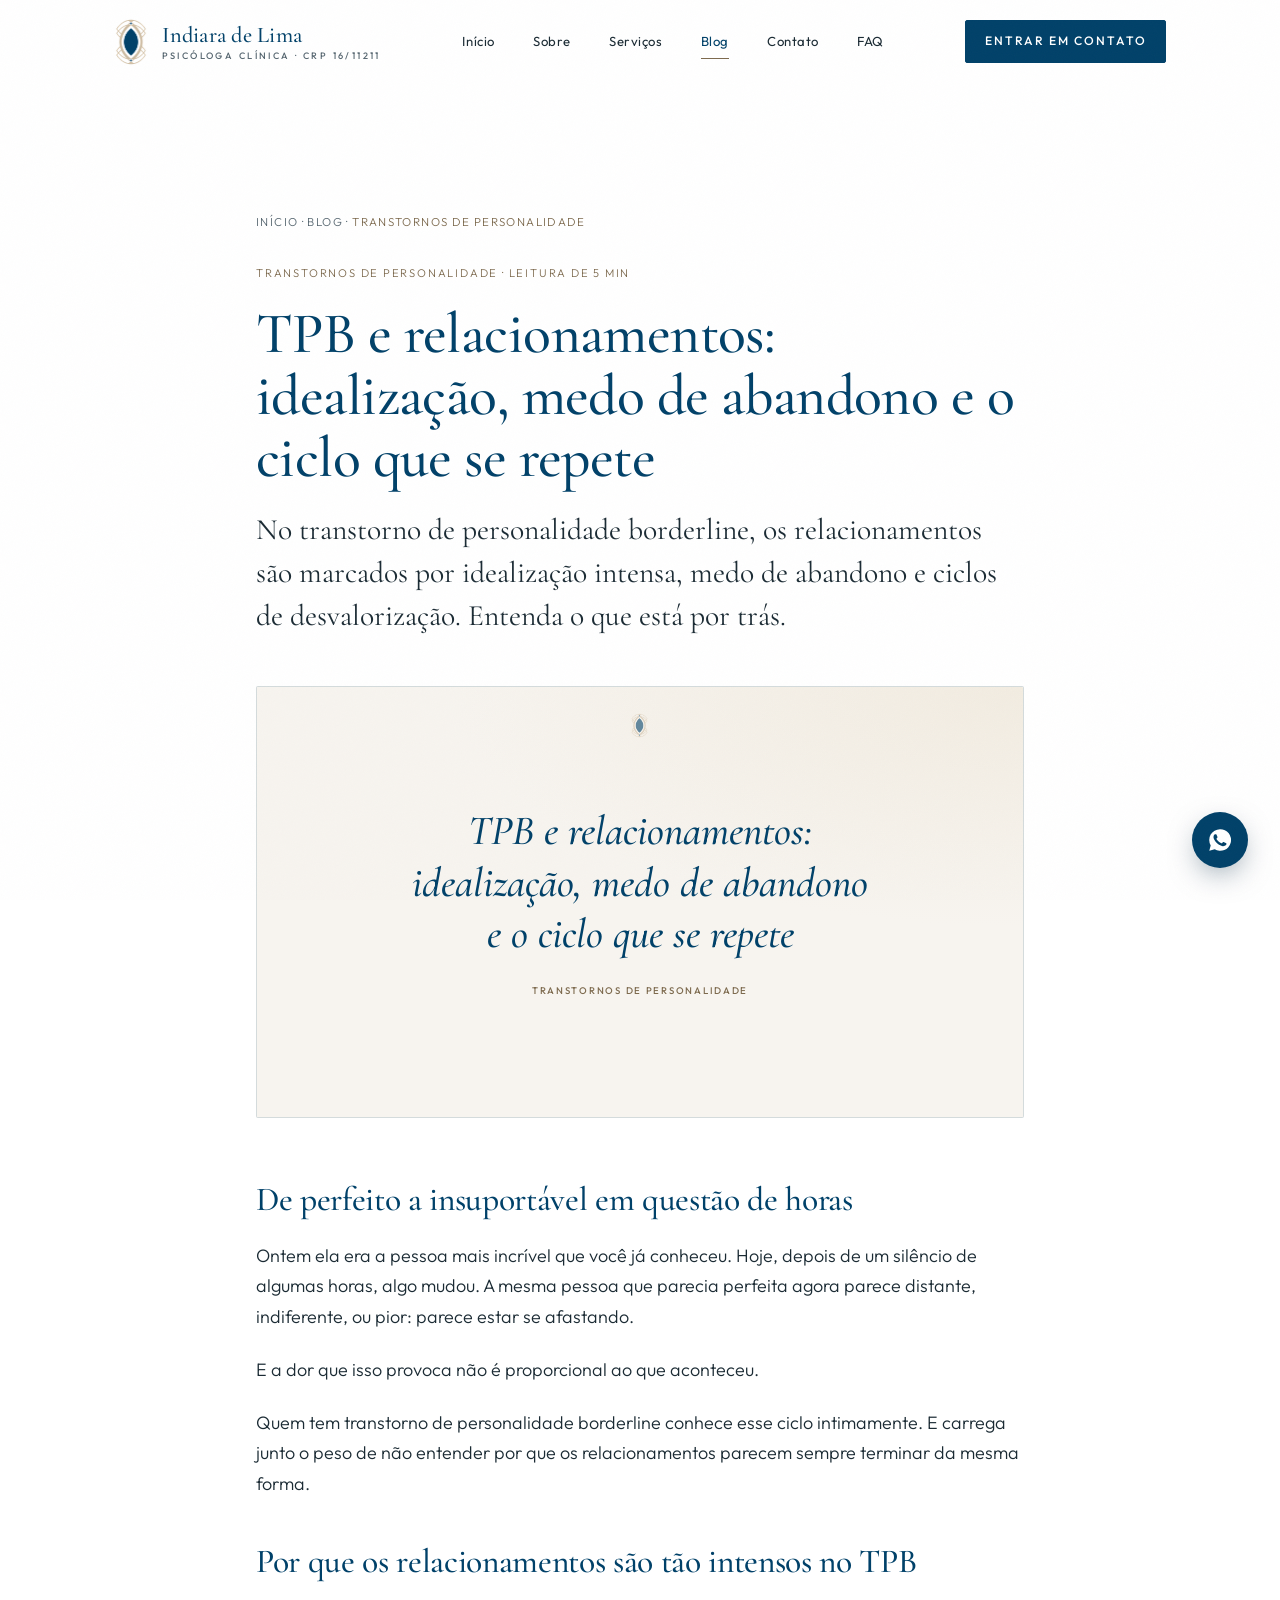
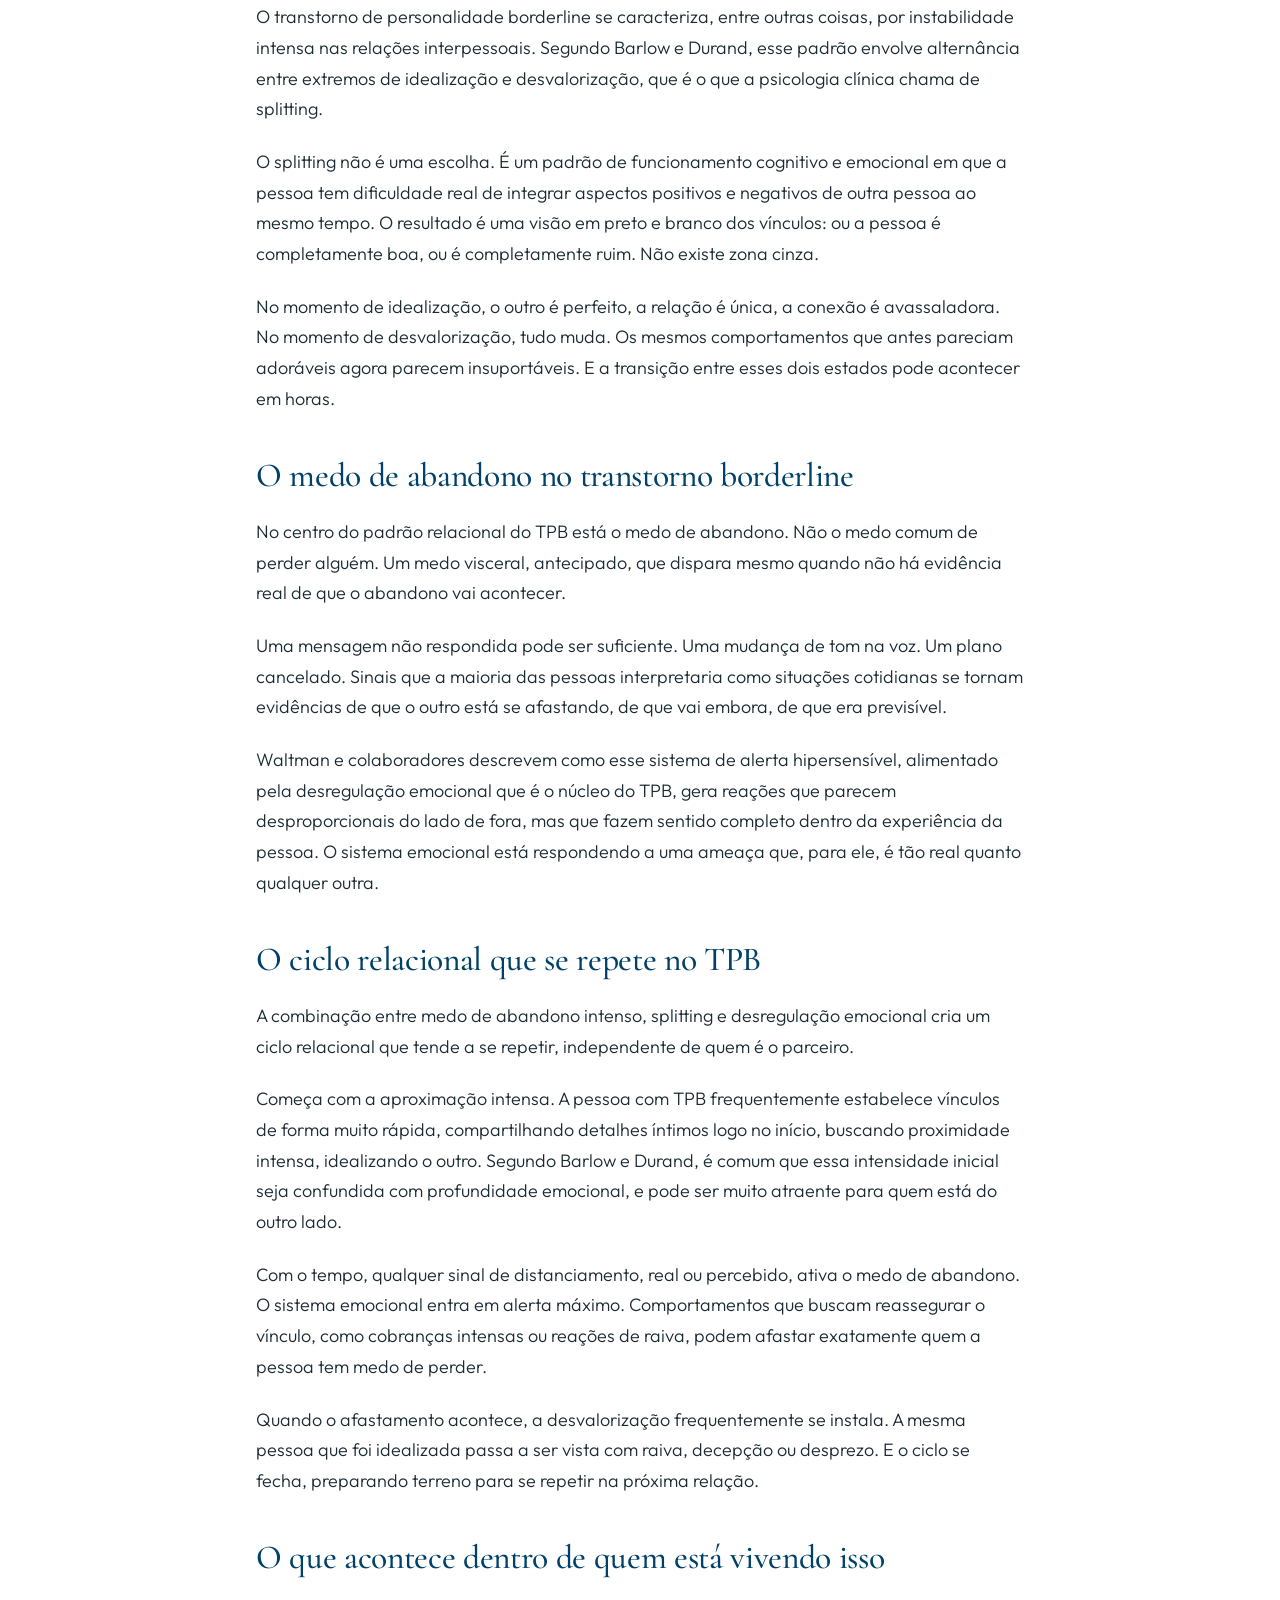
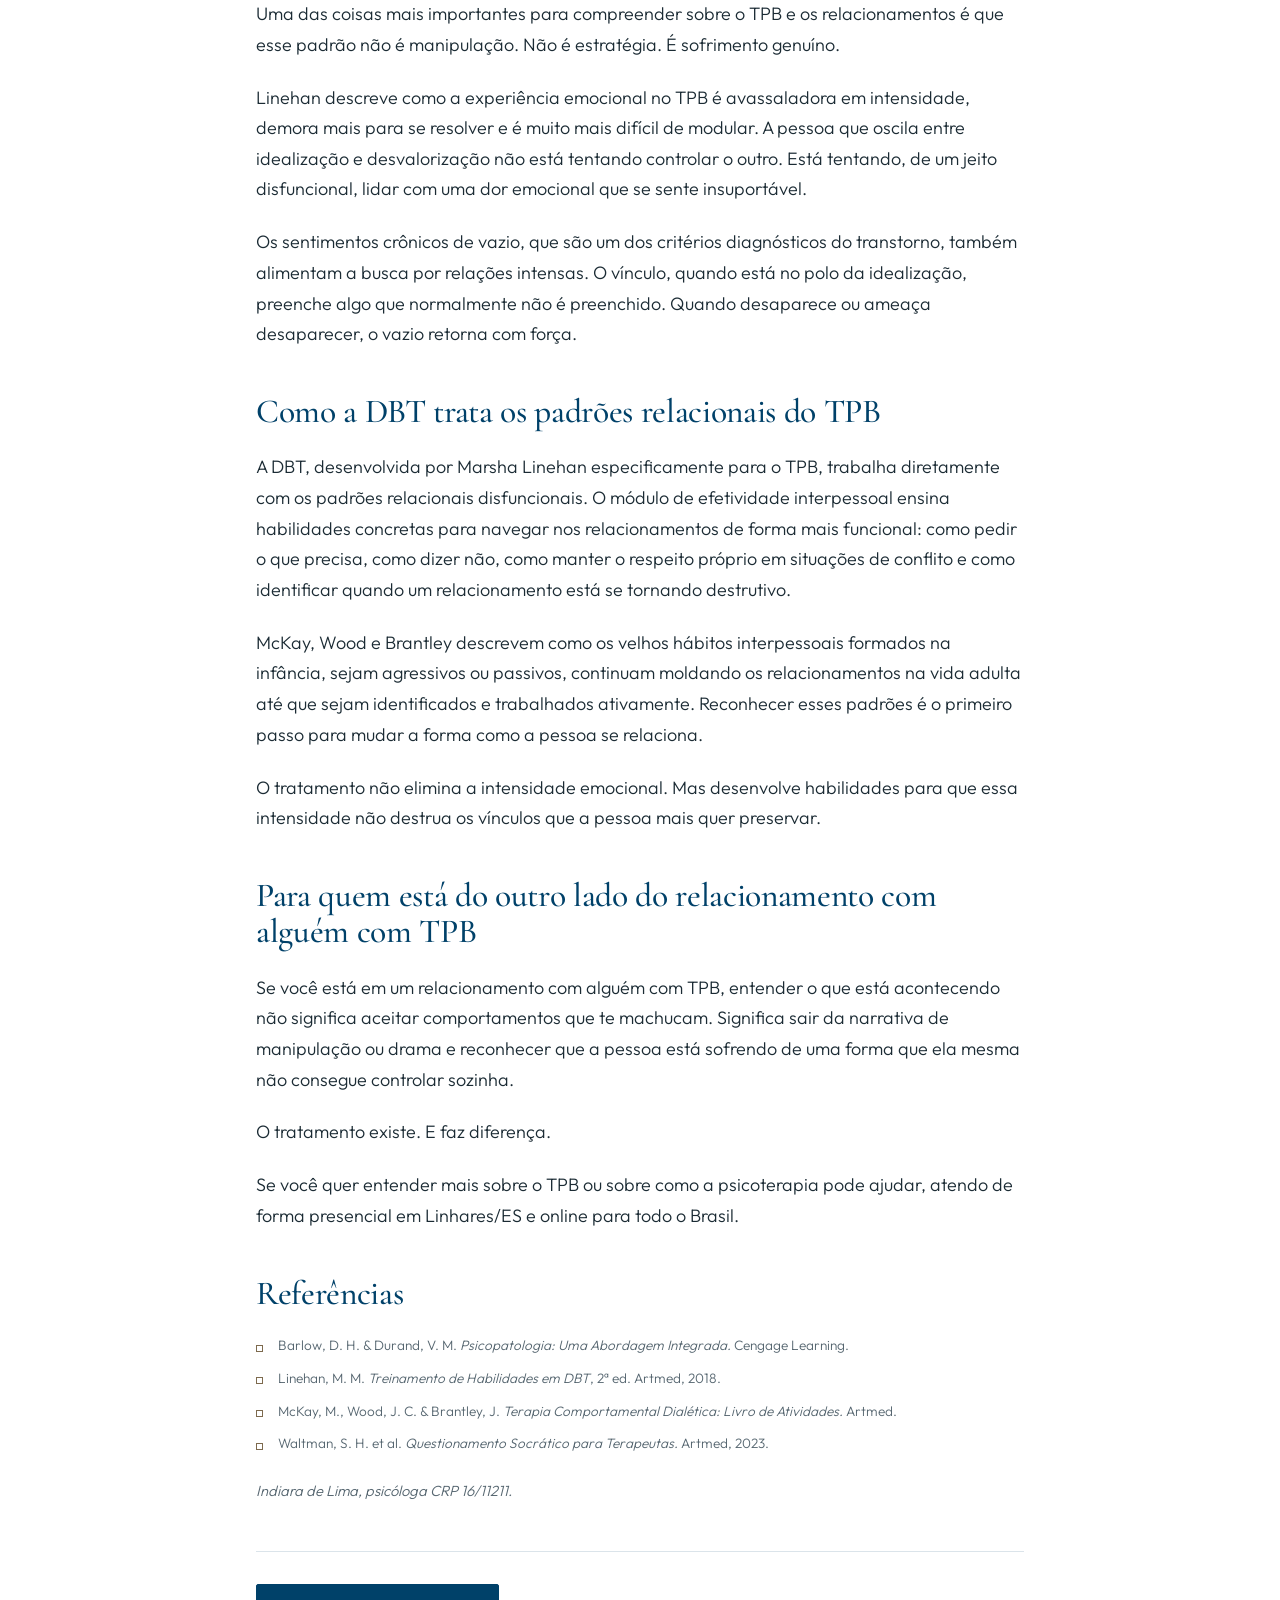
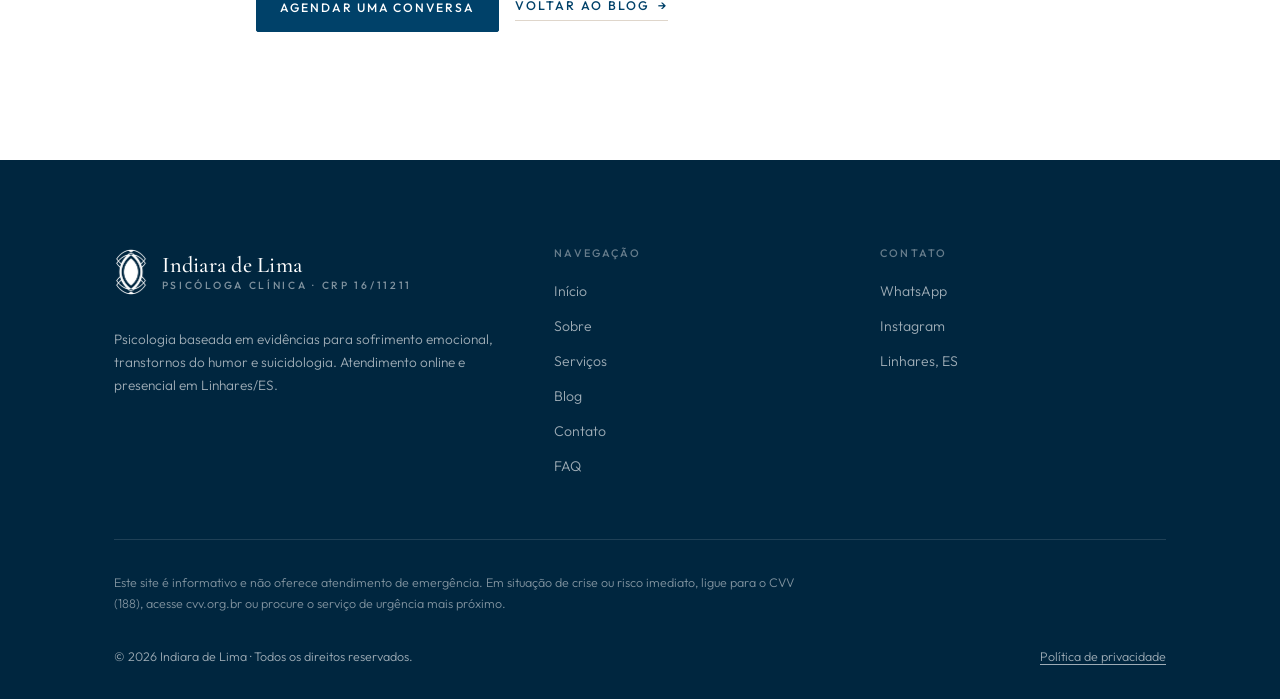
<file: tpb-relacionamentos.html>
<!DOCTYPE html>
<html lang="pt-BR">
<head>
<meta charset="UTF-8" />
<meta name="viewport" content="width=device-width, initial-scale=1" />
<script>document.documentElement.className += " js";</script>

<title>TPB e relacionamentos: idealização e medo de abandono | Indiara de Lima</title>
<meta name="description" content="No transtorno de personalidade borderline, os relacionamentos são marcados por idealização intensa, medo de abandono e ciclos de desvalorização. Entenda o que está por trás." />
<meta name="author" content="Indiara de Lima" />
<meta name="robots" content="index, follow" />
<link rel="canonical" href="https://indiaradelima.com.br/tpb-relacionamentos" />

<meta property="og:type" content="article" />
<meta property="og:locale" content="pt_BR" />
<meta property="og:title" content="TPB e relacionamentos: idealização, medo de abandono e o ciclo que se repete" />
<meta property="og:description" content="No transtorno de personalidade borderline, os relacionamentos são marcados por idealização intensa, medo de abandono e ciclos de desvalorização. Entenda o que está por trás." />
<meta property="og:site_name" content="Indiara de Lima · Psicóloga Clínica" />
<meta property="og:url" content="https://indiaradelima.com.br/tpb-relacionamentos" />

<link rel="icon" type="image/png" sizes="32x32" href="/assets/favicon-32.png" />
<link rel="icon" type="image/png" sizes="64x64" href="/assets/favicon-64.png" />
<link rel="apple-touch-icon" href="/assets/favicon-256.png" />
<link rel="preconnect" href="https://fonts.googleapis.com" />
<link rel="preconnect" href="https://fonts.gstatic.com" crossorigin />
<link rel="preload" as="style" href="https://fonts.googleapis.com/css2?family=Cormorant+Garamond:ital,wght@0,400;0,500;0,600;1,400;1,500&family=Outfit:wght@300;400;500;600&display=swap" />
<link href="https://fonts.googleapis.com/css2?family=Cormorant+Garamond:ital,wght@0,400;0,500;0,600;1,400;1,500&family=Outfit:wght@300;400;500;600&display=swap" rel="stylesheet" media="print" onload="this.media=&#39;all&#39;" />
<noscript><link href="https://fonts.googleapis.com/css2?family=Cormorant+Garamond:ital,wght@0,400;0,500;0,600;1,400;1,500&family=Outfit:wght@300;400;500;600&display=swap" rel="stylesheet" /></noscript>
<link rel="stylesheet" href="/css/style.css?v=51" />

<script type="application/ld+json">
{
  "@context": "https://schema.org",
  "@type": "Article",
  "headline": "TPB e relacionamentos: idealização, medo de abandono e o ciclo que se repete",
  "author": { "@type": "Person", "name": "Indiara de Lima" },
  "publisher": { "@type": "Person", "name": "Indiara de Lima" },
  "inLanguage": "pt-BR",
  "mainEntityOfPage": "https://indiaradelima.com.br/tpb-relacionamentos"
}
</script>
</head>
<body>
<a class="skip-link" href="#main">Pular para o conteúdo</a>

<header class="site-header">
  <div class="container site-header__inner">
    <a class="logo" href="/" aria-label="Indiara de Lima, Psicóloga Clínica, página inicial">
      <img class="logo__eye" src="/assets/logo-simbolo.webp" alt="" />
      <span class="logo__text">
        <span class="logo__name">Indiara de Lima</span>
        <span class="logo__role">Psicóloga Clínica · CRP 16/11211</span>
      </span>
    </a>
    <nav class="nav" id="primary-nav" aria-label="Navegação principal">
      <a class="nav__link" href="/">Início</a>
      <a class="nav__link" href="/sobre">Sobre</a>
      <a class="nav__link" href="/servicos">Serviços</a>
      <a class="nav__link" href="/blog" aria-current="page">Blog</a>
      <a class="nav__link" href="/contato">Contato</a>
      <a class="nav__link" href="/faq">FAQ</a>
      <a class="btn btn--ghost nav__mobile-cta" href="https://api.whatsapp.com/send/?phone=5527996342875&amp;text=Ol%C3%A1+Indiara%2C+vim+pelo+site+e+gostaria+de+agendar+uma+consulta.&amp;type=phone_number&amp;app_absent=0" target="_blank" rel="noopener">Entrar em contato</a>
    </nav>
    <div class="header__cta">
      <a class="btn btn--header" href="https://api.whatsapp.com/send/?phone=5527996342875&amp;text=Ol%C3%A1+Indiara%2C+vim+pelo+site+e+gostaria+de+agendar+uma+consulta.&amp;type=phone_number&amp;app_absent=0" target="_blank" rel="noopener">Entrar em contato</a>
      <button class="nav-toggle" aria-label="Abrir menu" aria-expanded="false" aria-controls="primary-nav"><span></span><span></span><span></span></button>
    </div>
  </div>
</header>
<div class="nav-backdrop"></div>

<main id="main">
  <article class="section">
    <div class="container article">
      <header class="article__header">
        <p class="breadcrumb"><a href="/">Início</a> · <a href="/blog">Blog</a> · <span>Transtornos de personalidade</span></p>
        <p class="article__meta">Transtornos de personalidade · Leitura de 5 min</p>
        <h1>TPB e relacionamentos: idealização, medo de abandono e o ciclo que se repete</h1>
        <p class="lead">
          No transtorno de personalidade borderline, os relacionamentos são marcados por idealização
          intensa, medo de abandono e ciclos de desvalorização. Entenda o que está por trás.
        </p>
      </header>

      <figure class="article__cover">
        <div class="post__cover">
          <p class="post__cover__title">TPB e relacionamentos: idealização, medo de abandono e o ciclo que se repete</p>
          <p class="cat">Transtornos de personalidade</p>
        </div>
      </figure>

      <div class="article__body">
        <h2>De perfeito a insuportável em questão de horas</h2>
        <p>
          Ontem ela era a pessoa mais incrível que você já conheceu. Hoje, depois de um silêncio de
          algumas horas, algo mudou. A mesma pessoa que parecia perfeita agora parece distante,
          indiferente, ou pior: parece estar se afastando.
        </p>
        <p>E a dor que isso provoca não é proporcional ao que aconteceu.</p>
        <p>
          Quem tem transtorno de personalidade borderline conhece esse ciclo intimamente. E carrega
          junto o peso de não entender por que os relacionamentos parecem sempre terminar da mesma
          forma.
        </p>

        <h2>Por que os relacionamentos são tão intensos no TPB</h2>
        <p>
          O transtorno de personalidade borderline se caracteriza, entre outras coisas, por
          instabilidade intensa nas relações interpessoais. Segundo Barlow e Durand, esse padrão
          envolve alternância entre extremos de idealização e desvalorização, que é o que a psicologia
          clínica chama de splitting.
        </p>
        <p>
          O splitting não é uma escolha. É um padrão de funcionamento cognitivo e emocional em que a
          pessoa tem dificuldade real de integrar aspectos positivos e negativos de outra pessoa ao
          mesmo tempo. O resultado é uma visão em preto e branco dos vínculos: ou a pessoa é
          completamente boa, ou é completamente ruim. Não existe zona cinza.
        </p>
        <p>
          No momento de idealização, o outro é perfeito, a relação é única, a conexão é avassaladora.
          No momento de desvalorização, tudo muda. Os mesmos comportamentos que antes pareciam
          adoráveis agora parecem insuportáveis. E a transição entre esses dois estados pode acontecer
          em horas.
        </p>

        <h2>O medo de abandono no transtorno borderline</h2>
        <p>
          No centro do padrão relacional do TPB está o medo de abandono. Não o medo comum de perder
          alguém. Um medo visceral, antecipado, que dispara mesmo quando não há evidência real de que
          o abandono vai acontecer.
        </p>
        <p>
          Uma mensagem não respondida pode ser suficiente. Uma mudança de tom na voz. Um plano
          cancelado. Sinais que a maioria das pessoas interpretaria como situações cotidianas se
          tornam evidências de que o outro está se afastando, de que vai embora, de que era
          previsível.
        </p>
        <p>
          Waltman e colaboradores descrevem como esse sistema de alerta hipersensível, alimentado pela
          desregulação emocional que é o núcleo do TPB, gera reações que parecem desproporcionais do
          lado de fora, mas que fazem sentido completo dentro da experiência da pessoa. O sistema
          emocional está respondendo a uma ameaça que, para ele, é tão real quanto qualquer outra.
        </p>

        <h2>O ciclo relacional que se repete no TPB</h2>
        <p>
          A combinação entre medo de abandono intenso, splitting e desregulação emocional cria um
          ciclo relacional que tende a se repetir, independente de quem é o parceiro.
        </p>
        <p>
          Começa com a aproximação intensa. A pessoa com TPB frequentemente estabelece vínculos de
          forma muito rápida, compartilhando detalhes íntimos logo no início, buscando proximidade
          intensa, idealizando o outro. Segundo Barlow e Durand, é comum que essa intensidade inicial
          seja confundida com profundidade emocional, e pode ser muito atraente para quem está do
          outro lado.
        </p>
        <p>
          Com o tempo, qualquer sinal de distanciamento, real ou percebido, ativa o medo de abandono.
          O sistema emocional entra em alerta máximo. Comportamentos que buscam reassegurar o vínculo,
          como cobranças intensas ou reações de raiva, podem afastar exatamente quem a pessoa tem medo
          de perder.
        </p>
        <p>
          Quando o afastamento acontece, a desvalorização frequentemente se instala. A mesma pessoa que
          foi idealizada passa a ser vista com raiva, decepção ou desprezo. E o ciclo se fecha,
          preparando terreno para se repetir na próxima relação.
        </p>

        <h2>O que acontece dentro de quem está vivendo isso</h2>
        <p>
          Uma das coisas mais importantes para compreender sobre o TPB e os relacionamentos é que
          esse padrão não é manipulação. Não é estratégia. É sofrimento genuíno.
        </p>
        <p>
          Linehan descreve como a experiência emocional no TPB é avassaladora em intensidade, demora
          mais para se resolver e é muito mais difícil de modular. A pessoa que oscila entre
          idealização e desvalorização não está tentando controlar o outro. Está tentando, de um jeito
          disfuncional, lidar com uma dor emocional que se sente insuportável.
        </p>
        <p>
          Os sentimentos crônicos de vazio, que são um dos critérios diagnósticos do transtorno,
          também alimentam a busca por relações intensas. O vínculo, quando está no polo da
          idealização, preenche algo que normalmente não é preenchido. Quando desaparece ou ameaça
          desaparecer, o vazio retorna com força.
        </p>

        <h2>Como a DBT trata os padrões relacionais do TPB</h2>
        <p>
          A DBT, desenvolvida por Marsha Linehan especificamente para o TPB, trabalha diretamente com
          os padrões relacionais disfuncionais. O módulo de efetividade interpessoal ensina
          habilidades concretas para navegar nos relacionamentos de forma mais funcional: como pedir o
          que precisa, como dizer não, como manter o respeito próprio em situações de conflito e como
          identificar quando um relacionamento está se tornando destrutivo.
        </p>
        <p>
          McKay, Wood e Brantley descrevem como os velhos hábitos interpessoais formados na infância,
          sejam agressivos ou passivos, continuam moldando os relacionamentos na vida adulta até que
          sejam identificados e trabalhados ativamente. Reconhecer esses padrões é o primeiro passo
          para mudar a forma como a pessoa se relaciona.
        </p>
        <p>
          O tratamento não elimina a intensidade emocional. Mas desenvolve habilidades para que essa
          intensidade não destrua os vínculos que a pessoa mais quer preservar.
        </p>

        <h2>Para quem está do outro lado do relacionamento com alguém com TPB</h2>
        <p>
          Se você está em um relacionamento com alguém com TPB, entender o que está acontecendo não
          significa aceitar comportamentos que te machucam. Significa sair da narrativa de manipulação
          ou drama e reconhecer que a pessoa está sofrendo de uma forma que ela mesma não consegue
          controlar sozinha.
        </p>
        <p>O tratamento existe. E faz diferença.</p>
        <p>
          Se você quer entender mais sobre o TPB ou sobre como a psicoterapia pode ajudar,
          <a href="/servicos">atendo de forma presencial em Linhares/ES e online para todo o
          Brasil</a>.
        </p>

        <h2>Referências</h2>
        <ul class="references">
          <li>Barlow, D. H. &amp; Durand, V. M. <em>Psicopatologia: Uma Abordagem Integrada.</em> Cengage Learning.</li>
          <li>Linehan, M. M. <em>Treinamento de Habilidades em DBT</em>, 2ª ed. Artmed, 2018.</li>
          <li>McKay, M., Wood, J. C. &amp; Brantley, J. <em>Terapia Comportamental Dialética: Livro de Atividades.</em> Artmed.</li>
          <li>Waltman, S. H. et al. <em>Questionamento Socrático para Terapeutas.</em> Artmed, 2023.</li>
        </ul>

        <p class="article__signature"><em>Indiara de Lima, psicóloga CRP 16/11211.</em></p>
      </div>

      <div style="margin-top:3rem;padding-top:2rem;border-top:1px solid var(--line);display:flex;gap:1rem;flex-wrap:wrap;align-items:center;">
        <a class="btn" href="https://api.whatsapp.com/send/?phone=5527996342875&amp;text=Ol%C3%A1+Indiara%2C+vim+pelo+site+e+gostaria+de+agendar+uma+consulta.&amp;type=phone_number&amp;app_absent=0" target="_blank" rel="noopener">Agendar uma conversa</a>
        <a class="textlink" href="/blog">Voltar ao blog<span aria-hidden="true">→</span></a>
      </div>
    </div>
  </article>
</main>

<footer class="site-footer">
  <div class="container">
    <div class="footer__top">
      <div class="footer__brand">
        <span class="logo">
          <img class="logo__eye" src="/assets/logo-simbolo-branco.webp" alt="" />
          <span class="logo__text"><span class="logo__name">Indiara de Lima</span><span class="logo__role">Psicóloga Clínica · CRP 16/11211</span></span>
        </span>
        <p>Psicologia baseada em evidências para sofrimento emocional, transtornos do humor e suicidologia. Atendimento online e presencial em Linhares/ES.</p>
      </div>
      <div class="footer__col">
        <h4>Navegação</h4>
        <ul>
          <li><a href="/">Início</a></li>
          <li><a href="/sobre">Sobre</a></li>
          <li><a href="/servicos">Serviços</a></li>
          <li><a href="/blog">Blog</a></li>
          <li><a href="/contato">Contato</a></li>
          <li><a href="/faq">FAQ</a></li>
        </ul>
      </div>
      <div class="footer__col">
        <h4>Contato</h4>
        <ul>
          <li><a href="https://api.whatsapp.com/send/?phone=5527996342875&amp;text=Ol%C3%A1+Indiara%2C+vim+pelo+site+e+gostaria+de+agendar+uma+consulta.&amp;type=phone_number&amp;app_absent=0" target="_blank" rel="noopener">WhatsApp</a></li>
          <li><a href="https://www.instagram.com/indiaradelima" target="_blank" rel="noopener">Instagram</a></li>
          <li>Linhares, ES</li>
        </ul>
      </div>
    </div>
    <p style="margin-top:2rem;font-size:0.78rem;max-width:44rem;color:rgba(255,255,255,0.5);">
      Este site é informativo e não oferece atendimento de emergência. Em situação de crise ou risco imediato,
      ligue para o CVV (188), acesse cvv.org.br ou procure o serviço de urgência mais próximo.
    </p>
    <div class="footer__bottom">
      <span>© <span data-year>2026</span> Indiara de Lima · Todos os direitos reservados.</span>
      <a href="/politica-de-privacidade">Política de privacidade</a>
    </div>
  </div>
</footer>

<a class="wa-float" href="https://api.whatsapp.com/send/?phone=5527996342875&amp;text=Ol%C3%A1+Indiara%2C+vim+pelo+site+e+gostaria+de+agendar+uma+consulta.&amp;type=phone_number&amp;app_absent=0" target="_blank" rel="noopener" aria-label="Falar no WhatsApp" data-label="Falar no WhatsApp">
  <svg viewBox="0 0 24 24" fill="currentColor" aria-hidden="true"><path d="M12 2a10 10 0 0 0-8.6 15l-1.3 4.9 5-1.3A10 10 0 1 0 12 2Zm5.8 14.2c-.2.7-1.4 1.3-2 1.4-.5.1-1.2.1-1.9-.1-.4-.1-1-.3-1.7-.6-3-1.3-4.9-4.3-5-4.5-.2-.2-1.2-1.6-1.2-3s.7-2.1 1-2.4c.2-.3.5-.4.7-.4h.5c.2 0 .4 0 .6.5l.8 2c.1.2.1.4 0 .5l-.3.5-.4.4c-.2.2-.3.3-.1.6.2.3.9 1.4 1.9 2.3 1.3 1.1 2.3 1.5 2.6 1.6.3.1.5.1.6-.1l.7-.9c.2-.3.4-.2.7-.1l2 .9c.3.2.5.2.6.4.1.1.1.6-.1 1.2Z"/></svg>
</a>

<script src="/js/main.js?v=7" defer></script>
</body>
</html>
</file>
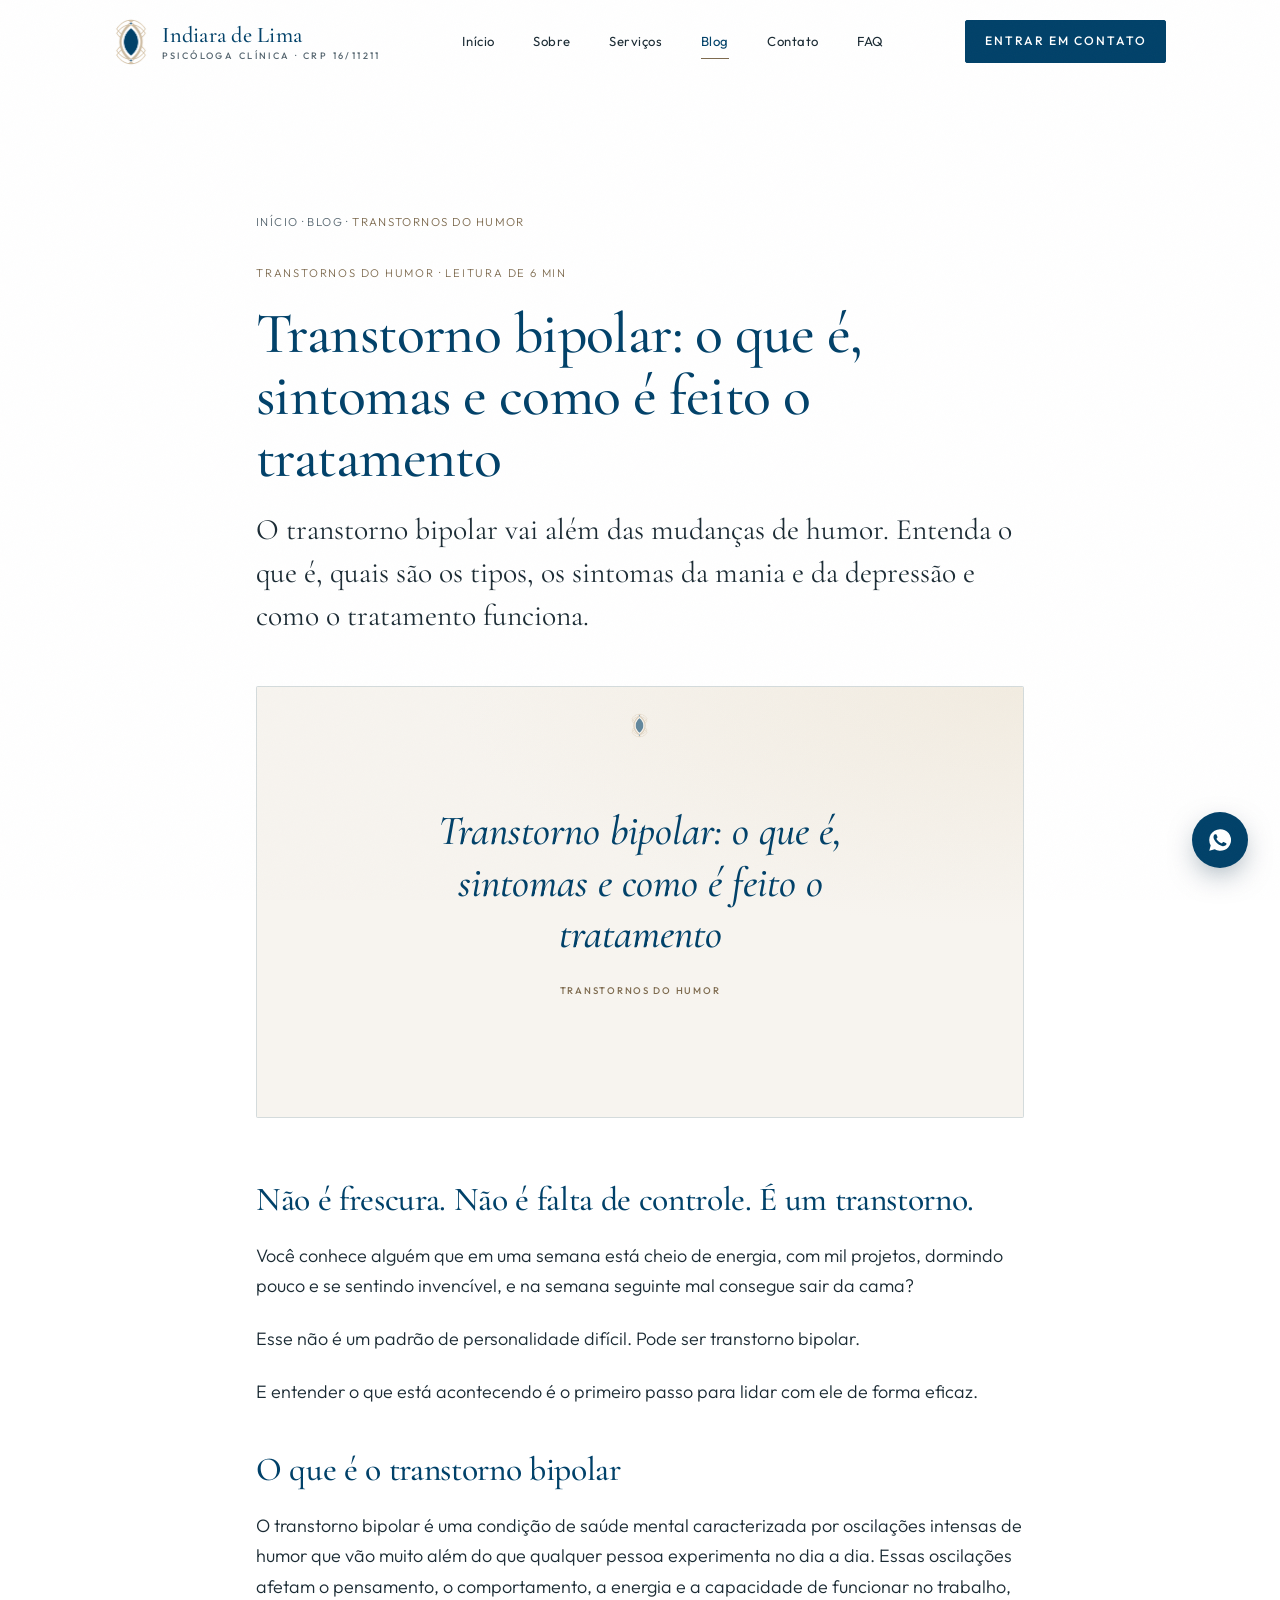
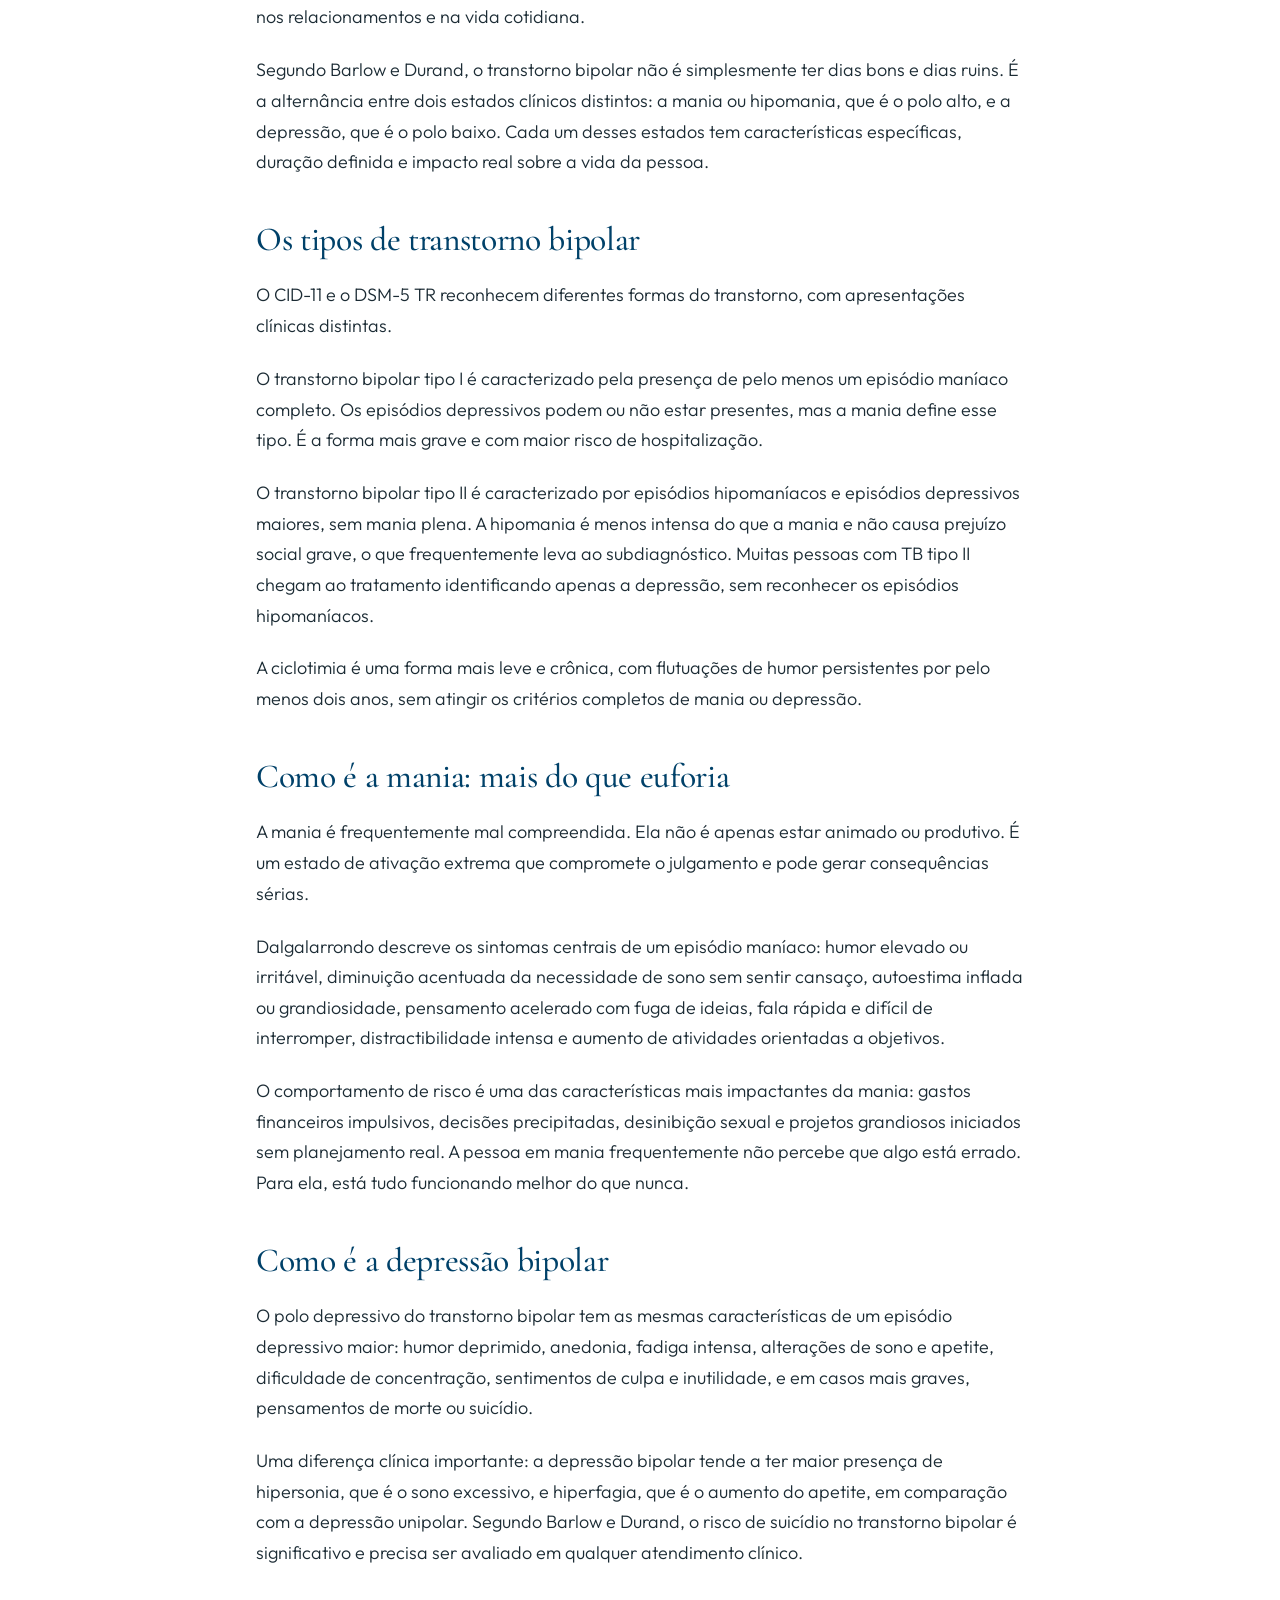
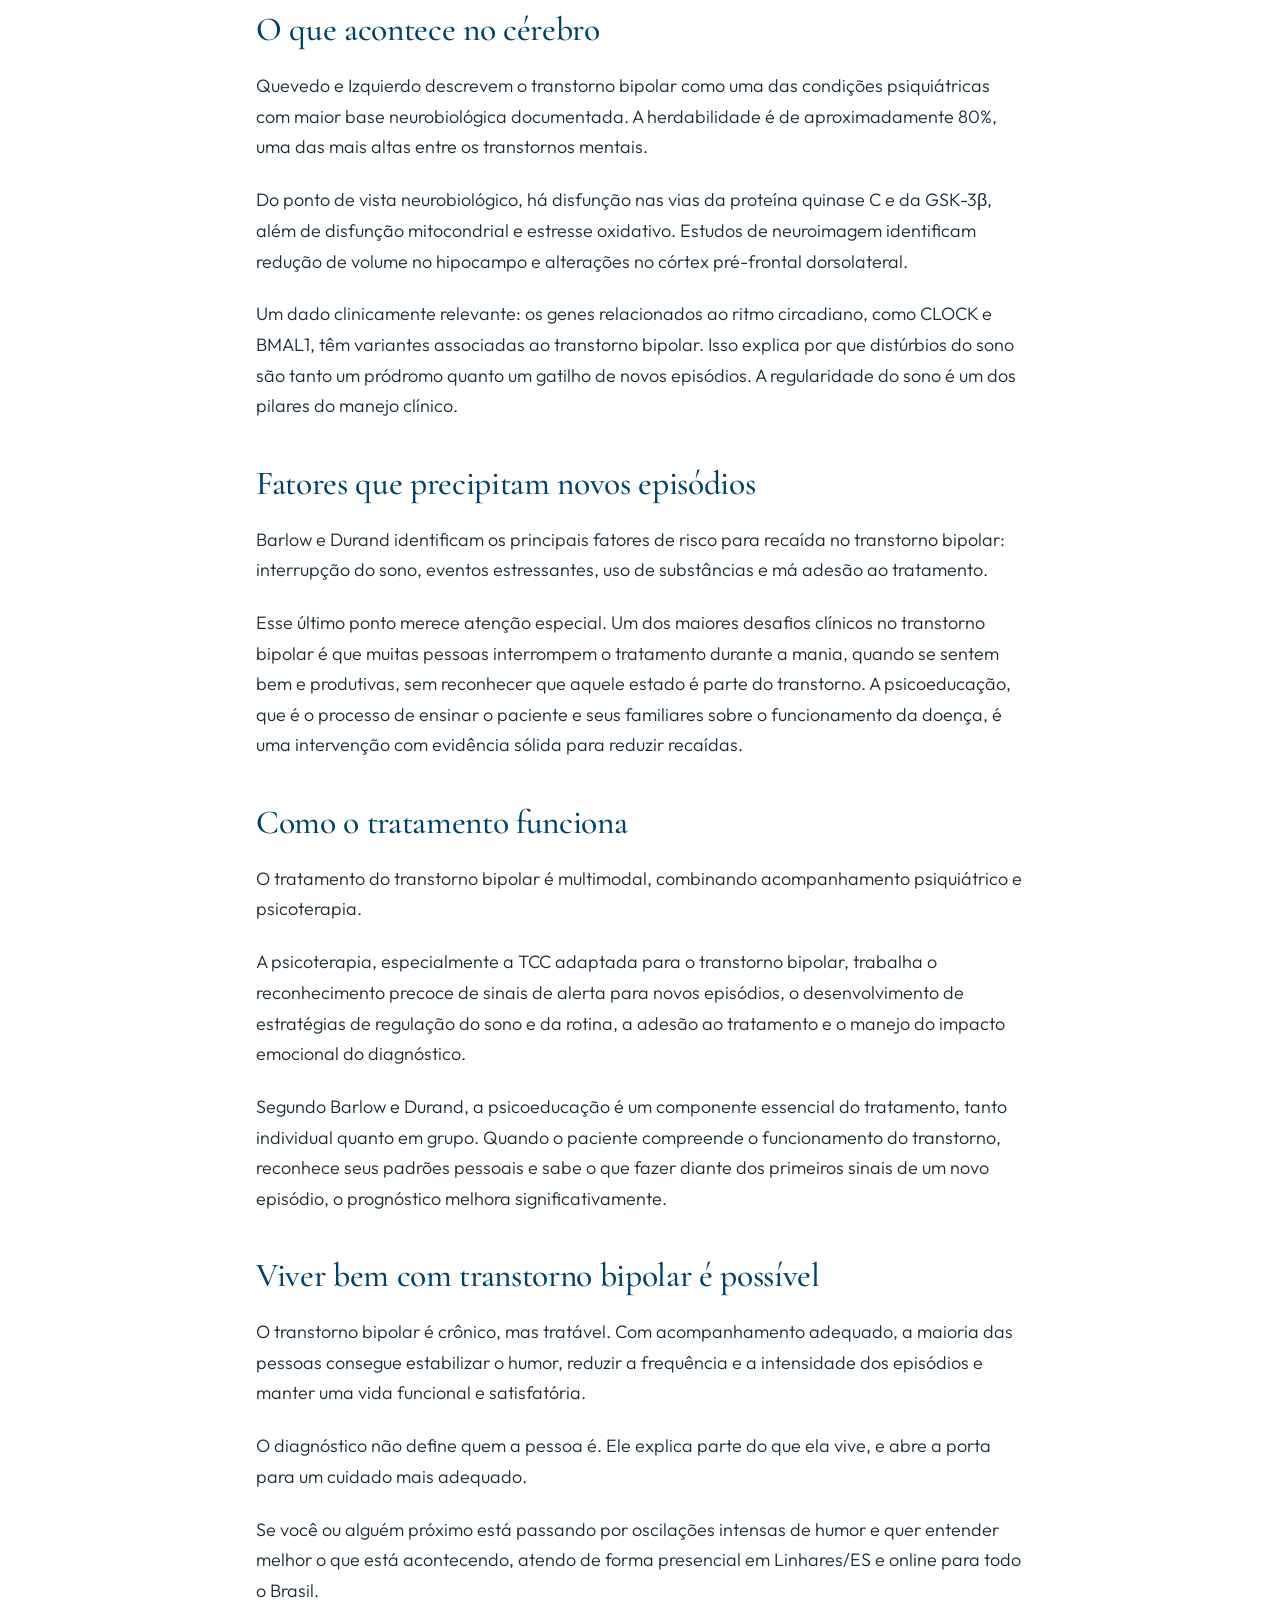
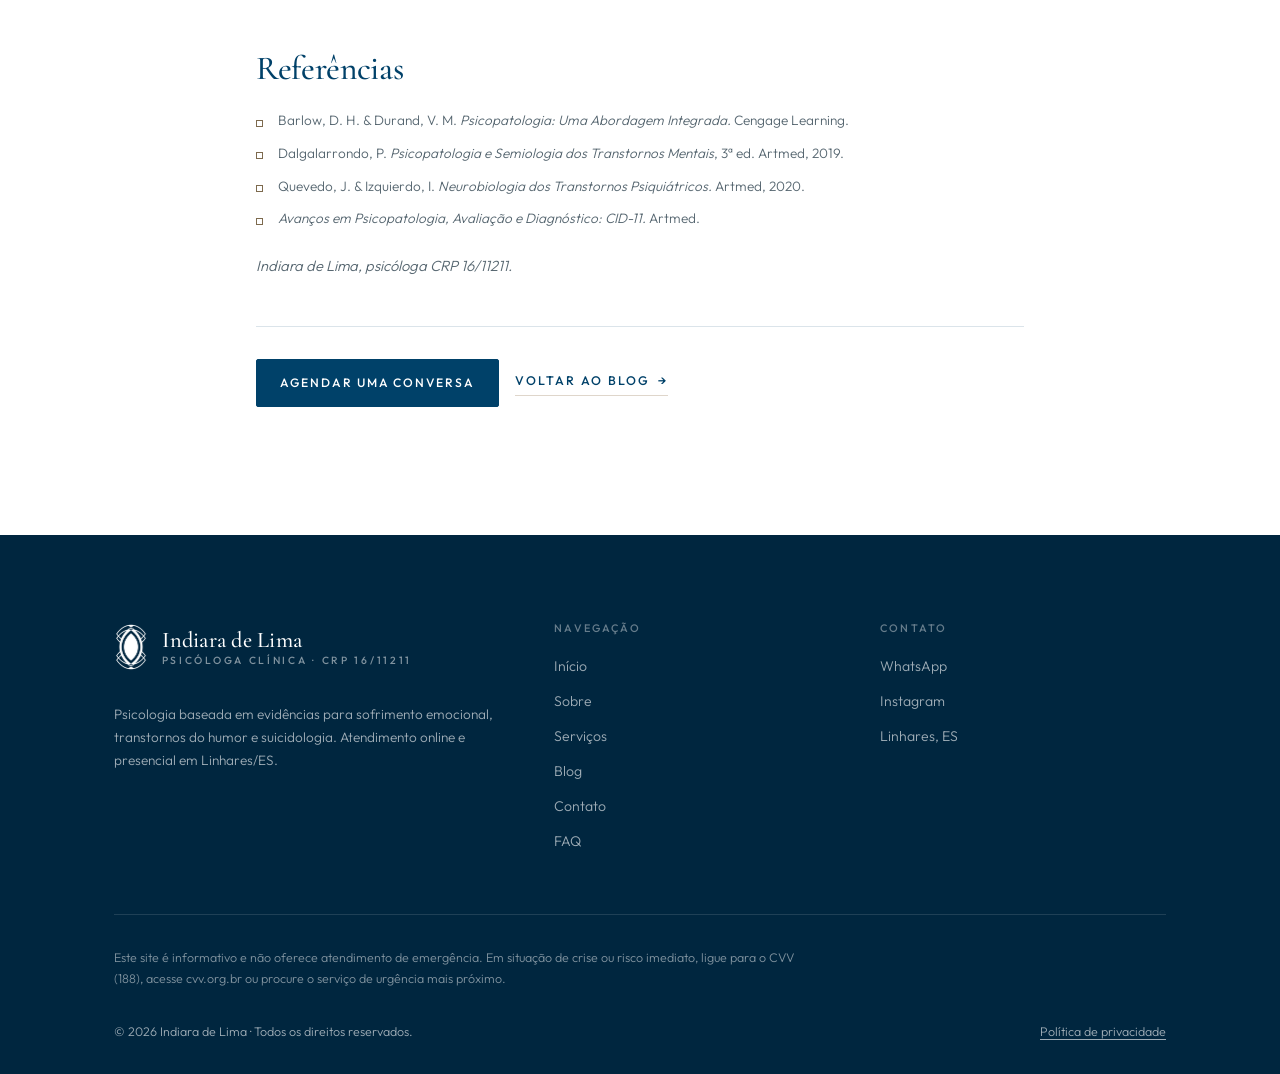
<file: transtorno-bipolar.html>
<!DOCTYPE html>
<html lang="pt-BR">
<head>
<meta charset="UTF-8" />
<meta name="viewport" content="width=device-width, initial-scale=1" />
<script>document.documentElement.className += " js";</script>

<title>Transtorno bipolar: sintomas e tratamento | Indiara de Lima</title>
<meta name="description" content="O transtorno bipolar vai além das mudanças de humor. Entenda o que é, quais são os tipos, os sintomas da mania e da depressão e como o tratamento funciona." />
<meta name="author" content="Indiara de Lima" />
<meta name="robots" content="index, follow" />
<link rel="canonical" href="https://indiaradelima.com.br/transtorno-bipolar" />

<meta property="og:type" content="article" />
<meta property="og:locale" content="pt_BR" />
<meta property="og:title" content="Transtorno bipolar: o que é, sintomas e como é feito o tratamento" />
<meta property="og:description" content="O transtorno bipolar vai além das mudanças de humor. Entenda o que é, quais são os tipos, os sintomas da mania e da depressão e como o tratamento funciona." />
<meta property="og:site_name" content="Indiara de Lima · Psicóloga Clínica" />
<meta property="og:url" content="https://indiaradelima.com.br/transtorno-bipolar" />

<link rel="icon" type="image/png" sizes="32x32" href="/assets/favicon-32.png" />
<link rel="icon" type="image/png" sizes="64x64" href="/assets/favicon-64.png" />
<link rel="apple-touch-icon" href="/assets/favicon-256.png" />
<link rel="preconnect" href="https://fonts.googleapis.com" />
<link rel="preconnect" href="https://fonts.gstatic.com" crossorigin />
<link rel="preload" as="style" href="https://fonts.googleapis.com/css2?family=Cormorant+Garamond:ital,wght@0,400;0,500;0,600;1,400;1,500&family=Outfit:wght@300;400;500;600&display=swap" />
<link href="https://fonts.googleapis.com/css2?family=Cormorant+Garamond:ital,wght@0,400;0,500;0,600;1,400;1,500&family=Outfit:wght@300;400;500;600&display=swap" rel="stylesheet" media="print" onload="this.media=&#39;all&#39;" />
<noscript><link href="https://fonts.googleapis.com/css2?family=Cormorant+Garamond:ital,wght@0,400;0,500;0,600;1,400;1,500&family=Outfit:wght@300;400;500;600&display=swap" rel="stylesheet" /></noscript>
<link rel="stylesheet" href="/css/style.css?v=51" />

<script type="application/ld+json">
{
  "@context": "https://schema.org",
  "@type": "Article",
  "headline": "Transtorno bipolar: o que é, sintomas e como é feito o tratamento",
  "author": { "@type": "Person", "name": "Indiara de Lima" },
  "publisher": { "@type": "Person", "name": "Indiara de Lima" },
  "inLanguage": "pt-BR",
  "mainEntityOfPage": "https://indiaradelima.com.br/transtorno-bipolar"
}
</script>
</head>
<body>
<a class="skip-link" href="#main">Pular para o conteúdo</a>

<header class="site-header">
  <div class="container site-header__inner">
    <a class="logo" href="/" aria-label="Indiara de Lima, Psicóloga Clínica, página inicial">
      <img class="logo__eye" src="/assets/logo-simbolo.webp" alt="" />
      <span class="logo__text">
        <span class="logo__name">Indiara de Lima</span>
        <span class="logo__role">Psicóloga Clínica · CRP 16/11211</span>
      </span>
    </a>
    <nav class="nav" id="primary-nav" aria-label="Navegação principal">
      <a class="nav__link" href="/">Início</a>
      <a class="nav__link" href="/sobre">Sobre</a>
      <a class="nav__link" href="/servicos">Serviços</a>
      <a class="nav__link" href="/blog" aria-current="page">Blog</a>
      <a class="nav__link" href="/contato">Contato</a>
      <a class="nav__link" href="/faq">FAQ</a>
      <a class="btn btn--ghost nav__mobile-cta" href="https://api.whatsapp.com/send/?phone=5527996342875&amp;text=Ol%C3%A1+Indiara%2C+vim+pelo+site+e+gostaria+de+agendar+uma+consulta.&amp;type=phone_number&amp;app_absent=0" target="_blank" rel="noopener">Entrar em contato</a>
    </nav>
    <div class="header__cta">
      <a class="btn btn--header" href="https://api.whatsapp.com/send/?phone=5527996342875&amp;text=Ol%C3%A1+Indiara%2C+vim+pelo+site+e+gostaria+de+agendar+uma+consulta.&amp;type=phone_number&amp;app_absent=0" target="_blank" rel="noopener">Entrar em contato</a>
      <button class="nav-toggle" aria-label="Abrir menu" aria-expanded="false" aria-controls="primary-nav"><span></span><span></span><span></span></button>
    </div>
  </div>
</header>
<div class="nav-backdrop"></div>

<main id="main">
  <article class="section">
    <div class="container article">
      <header class="article__header">
        <p class="breadcrumb"><a href="/">Início</a> · <a href="/blog">Blog</a> · <span>Transtornos do humor</span></p>
        <p class="article__meta">Transtornos do humor · Leitura de 6 min</p>
        <h1>Transtorno bipolar: o que é, sintomas e como é feito o tratamento</h1>
        <p class="lead">
          O transtorno bipolar vai além das mudanças de humor. Entenda o que é, quais são os
          tipos, os sintomas da mania e da depressão e como o tratamento funciona.
        </p>
      </header>

      <figure class="article__cover">
        <div class="post__cover">
          <p class="post__cover__title">Transtorno bipolar: o que é, sintomas e como é feito o tratamento</p>
          <p class="cat">Transtornos do humor</p>
        </div>
      </figure>

      <div class="article__body">
        <h2>Não é frescura. Não é falta de controle. É um transtorno.</h2>
        <p>
          Você conhece alguém que em uma semana está cheio de energia, com mil projetos, dormindo
          pouco e se sentindo invencível, e na semana seguinte mal consegue sair da cama?
        </p>
        <p>Esse não é um padrão de personalidade difícil. Pode ser transtorno bipolar.</p>
        <p>E entender o que está acontecendo é o primeiro passo para lidar com ele de forma eficaz.</p>

        <h2>O que é o transtorno bipolar</h2>
        <p>
          O transtorno bipolar é uma condição de saúde mental caracterizada por oscilações
          intensas de humor que vão muito além do que qualquer pessoa experimenta no dia a dia.
          Essas oscilações afetam o pensamento, o comportamento, a energia e a capacidade de
          funcionar no trabalho, nos relacionamentos e na vida cotidiana.
        </p>
        <p>
          Segundo Barlow e Durand, o transtorno bipolar não é simplesmente ter dias bons e dias
          ruins. É a alternância entre dois estados clínicos distintos: a mania ou hipomania, que é
          o polo alto, e a depressão, que é o polo baixo. Cada um desses estados tem características
          específicas, duração definida e impacto real sobre a vida da pessoa.
        </p>

        <h2>Os tipos de transtorno bipolar</h2>
        <p>
          O CID-11 e o DSM-5 TR reconhecem diferentes formas do transtorno, com apresentações
          clínicas distintas.
        </p>
        <p>
          O transtorno bipolar tipo I é caracterizado pela presença de pelo menos um episódio
          maníaco completo. Os episódios depressivos podem ou não estar presentes, mas a mania
          define esse tipo. É a forma mais grave e com maior risco de hospitalização.
        </p>
        <p>
          O transtorno bipolar tipo II é caracterizado por episódios hipomaníacos e episódios
          depressivos maiores, sem mania plena. A hipomania é menos intensa do que a mania e não
          causa prejuízo social grave, o que frequentemente leva ao subdiagnóstico. Muitas pessoas
          com TB tipo II chegam ao tratamento identificando apenas a depressão, sem reconhecer os
          episódios hipomaníacos.
        </p>
        <p>
          A ciclotimia é uma forma mais leve e crônica, com flutuações de humor persistentes por
          pelo menos dois anos, sem atingir os critérios completos de mania ou depressão.
        </p>

        <h2>Como é a mania: mais do que euforia</h2>
        <p>
          A mania é frequentemente mal compreendida. Ela não é apenas estar animado ou produtivo. É
          um estado de ativação extrema que compromete o julgamento e pode gerar consequências
          sérias.
        </p>
        <p>
          Dalgalarrondo descreve os sintomas centrais de um episódio maníaco: humor elevado ou
          irritável, diminuição acentuada da necessidade de sono sem sentir cansaço, autoestima
          inflada ou grandiosidade, pensamento acelerado com fuga de ideias, fala rápida e difícil
          de interromper, distractibilidade intensa e aumento de atividades orientadas a objetivos.
        </p>
        <p>
          O comportamento de risco é uma das características mais impactantes da mania: gastos
          financeiros impulsivos, decisões precipitadas, desinibição sexual e projetos grandiosos
          iniciados sem planejamento real. A pessoa em mania frequentemente não percebe que algo
          está errado. Para ela, está tudo funcionando melhor do que nunca.
        </p>

        <h2>Como é a depressão bipolar</h2>
        <p>
          O polo depressivo do transtorno bipolar tem as mesmas características de um episódio
          depressivo maior: humor deprimido, anedonia, fadiga intensa, alterações de sono e
          apetite, dificuldade de concentração, sentimentos de culpa e inutilidade, e em casos mais
          graves, pensamentos de morte ou suicídio.
        </p>
        <p>
          Uma diferença clínica importante: a depressão bipolar tende a ter maior presença de
          hipersonia, que é o sono excessivo, e hiperfagia, que é o aumento do apetite, em
          comparação com a depressão unipolar. Segundo Barlow e Durand, o risco de suicídio no
          transtorno bipolar é significativo e precisa ser avaliado em qualquer atendimento
          clínico.
        </p>

        <h2>O que acontece no cérebro</h2>
        <p>
          Quevedo e Izquierdo descrevem o transtorno bipolar como uma das condições psiquiátricas
          com maior base neurobiológica documentada. A herdabilidade é de aproximadamente 80%, uma
          das mais altas entre os transtornos mentais.
        </p>
        <p>
          Do ponto de vista neurobiológico, há disfunção nas vias da proteína quinase C e da
          GSK-3β, além de disfunção mitocondrial e estresse oxidativo. Estudos de neuroimagem
          identificam redução de volume no hipocampo e alterações no córtex pré-frontal
          dorsolateral.
        </p>
        <p>
          Um dado clinicamente relevante: os genes relacionados ao ritmo circadiano, como CLOCK e
          BMAL1, têm variantes associadas ao transtorno bipolar. Isso explica por que distúrbios do
          sono são tanto um pródromo quanto um gatilho de novos episódios. A regularidade do sono é
          um dos pilares do manejo clínico.
        </p>

        <h2>Fatores que precipitam novos episódios</h2>
        <p>
          Barlow e Durand identificam os principais fatores de risco para recaída no transtorno
          bipolar: interrupção do sono, eventos estressantes, uso de substâncias e má adesão ao
          tratamento.
        </p>
        <p>
          Esse último ponto merece atenção especial. Um dos maiores desafios clínicos no transtorno
          bipolar é que muitas pessoas interrompem o tratamento durante a mania, quando se sentem
          bem e produtivas, sem reconhecer que aquele estado é parte do transtorno. A
          psicoeducação, que é o processo de ensinar o paciente e seus familiares sobre o
          funcionamento da doença, é uma intervenção com evidência sólida para reduzir recaídas.
        </p>

        <h2>Como o tratamento funciona</h2>
        <p>
          O tratamento do transtorno bipolar é multimodal, combinando acompanhamento psiquiátrico e
          psicoterapia.
        </p>
        <p>
          A psicoterapia, especialmente a TCC adaptada para o transtorno bipolar, trabalha o
          reconhecimento precoce de sinais de alerta para novos episódios, o desenvolvimento de
          estratégias de regulação do sono e da rotina, a adesão ao tratamento e o manejo do
          impacto emocional do diagnóstico.
        </p>
        <p>
          Segundo Barlow e Durand, a psicoeducação é um componente essencial do tratamento, tanto
          individual quanto em grupo. Quando o paciente compreende o funcionamento do transtorno,
          reconhece seus padrões pessoais e sabe o que fazer diante dos primeiros sinais de um novo
          episódio, o prognóstico melhora significativamente.
        </p>

        <h2>Viver bem com transtorno bipolar é possível</h2>
        <p>
          O transtorno bipolar é crônico, mas tratável. Com acompanhamento adequado, a maioria das
          pessoas consegue estabilizar o humor, reduzir a frequência e a intensidade dos episódios
          e manter uma vida funcional e satisfatória.
        </p>
        <p>
          O diagnóstico não define quem a pessoa é. Ele explica parte do que ela vive, e abre a
          porta para um cuidado mais adequado.
        </p>
        <p>
          Se você ou alguém próximo está passando por oscilações intensas de humor e quer entender
          melhor o que está acontecendo, <a href="/servicos">atendo de forma presencial em
          Linhares/ES e online para todo o Brasil</a>.
        </p>

        <h2>Referências</h2>
        <ul class="references">
          <li>Barlow, D. H. &amp; Durand, V. M. <em>Psicopatologia: Uma Abordagem Integrada.</em> Cengage Learning.</li>
          <li>Dalgalarrondo, P. <em>Psicopatologia e Semiologia dos Transtornos Mentais</em>, 3ª ed. Artmed, 2019.</li>
          <li>Quevedo, J. &amp; Izquierdo, I. <em>Neurobiologia dos Transtornos Psiquiátricos.</em> Artmed, 2020.</li>
          <li><em>Avanços em Psicopatologia, Avaliação e Diagnóstico: CID-11.</em> Artmed.</li>
        </ul>

        <p class="article__signature"><em>Indiara de Lima, psicóloga CRP 16/11211.</em></p>
      </div>

      <div style="margin-top:3rem;padding-top:2rem;border-top:1px solid var(--line);display:flex;gap:1rem;flex-wrap:wrap;align-items:center;">
        <a class="btn" href="https://api.whatsapp.com/send/?phone=5527996342875&amp;text=Ol%C3%A1+Indiara%2C+vim+pelo+site+e+gostaria+de+agendar+uma+consulta.&amp;type=phone_number&amp;app_absent=0" target="_blank" rel="noopener">Agendar uma conversa</a>
        <a class="textlink" href="/blog">Voltar ao blog<span aria-hidden="true">→</span></a>
      </div>
    </div>
  </article>
</main>

<footer class="site-footer">
  <div class="container">
    <div class="footer__top">
      <div class="footer__brand">
        <span class="logo">
          <img class="logo__eye" src="/assets/logo-simbolo-branco.webp" alt="" />
          <span class="logo__text"><span class="logo__name">Indiara de Lima</span><span class="logo__role">Psicóloga Clínica · CRP 16/11211</span></span>
        </span>
        <p>Psicologia baseada em evidências para sofrimento emocional, transtornos do humor e suicidologia. Atendimento online e presencial em Linhares/ES.</p>
      </div>
      <div class="footer__col">
        <h4>Navegação</h4>
        <ul>
          <li><a href="/">Início</a></li>
          <li><a href="/sobre">Sobre</a></li>
          <li><a href="/servicos">Serviços</a></li>
          <li><a href="/blog">Blog</a></li>
          <li><a href="/contato">Contato</a></li>
          <li><a href="/faq">FAQ</a></li>
        </ul>
      </div>
      <div class="footer__col">
        <h4>Contato</h4>
        <ul>
          <li><a href="https://api.whatsapp.com/send/?phone=5527996342875&amp;text=Ol%C3%A1+Indiara%2C+vim+pelo+site+e+gostaria+de+agendar+uma+consulta.&amp;type=phone_number&amp;app_absent=0" target="_blank" rel="noopener">WhatsApp</a></li>
          <li><a href="https://www.instagram.com/indiaradelima" target="_blank" rel="noopener">Instagram</a></li>
          <li>Linhares, ES</li>
        </ul>
      </div>
    </div>
    <p style="margin-top:2rem;font-size:0.78rem;max-width:44rem;color:rgba(255,255,255,0.5);">
      Este site é informativo e não oferece atendimento de emergência. Em situação de crise ou risco imediato,
      ligue para o CVV (188), acesse cvv.org.br ou procure o serviço de urgência mais próximo.
    </p>
    <div class="footer__bottom">
      <span>© <span data-year>2026</span> Indiara de Lima · Todos os direitos reservados.</span>
      <a href="/politica-de-privacidade">Política de privacidade</a>
    </div>
  </div>
</footer>

<a class="wa-float" href="https://api.whatsapp.com/send/?phone=5527996342875&amp;text=Ol%C3%A1+Indiara%2C+vim+pelo+site+e+gostaria+de+agendar+uma+consulta.&amp;type=phone_number&amp;app_absent=0" target="_blank" rel="noopener" aria-label="Falar no WhatsApp" data-label="Falar no WhatsApp">
  <svg viewBox="0 0 24 24" fill="currentColor" aria-hidden="true"><path d="M12 2a10 10 0 0 0-8.6 15l-1.3 4.9 5-1.3A10 10 0 1 0 12 2Zm5.8 14.2c-.2.7-1.4 1.3-2 1.4-.5.1-1.2.1-1.9-.1-.4-.1-1-.3-1.7-.6-3-1.3-4.9-4.3-5-4.5-.2-.2-1.2-1.6-1.2-3s.7-2.1 1-2.4c.2-.3.5-.4.7-.4h.5c.2 0 .4 0 .6.5l.8 2c.1.2.1.4 0 .5l-.3.5-.4.4c-.2.2-.3.3-.1.6.2.3.9 1.4 1.9 2.3 1.3 1.1 2.3 1.5 2.6 1.6.3.1.5.1.6-.1l.7-.9c.2-.3.4-.2.7-.1l2 .9c.3.2.5.2.6.4.1.1.1.6-.1 1.2Z"/></svg>
</a>

<script src="/js/main.js?v=7" defer></script>
</body>
</html>
</file>
<file: css/style.css>
/* =========================================================================
   Indiara de Lima · Psicóloga Clínica
   Identidade: azul profundo + dourado suave + branco · sofisticação silenciosa
   ========================================================================= */

/* ----------  Tokens  ---------- */
:root {
  /* Marca */
  --blue-900: #00263f;
  --blue-800: #004169;   /* primária da marca */
  --blue-700: #0a5580;
  --gold-500: #7d6a4e;   /* dourado aprofundado (texto/hover sobre branco) — contraste AA (5,2:1) */
  --gold-400: #cbbaa1;   /* dourado claro da marca */
  --gold-200: #e7ded1;
  --gold-100: #f2ece1;

  --paper:    #ffffff;
  --paper-2:  #f7f4ef;   /* seção alternada, off-white quente */
  --paper-3:  #eef4f7;   /* azul lavado bem sutil */

  --ink:      #1b2b34;   /* corpo */
  --ink-soft: #566670;   /* muted */
  --line:     rgba(0, 65, 105, 0.14);
  --line-gold:rgba(176, 154, 126, 0.4);

  /* Tipografia */
  --serif: "Cormorant Garamond", "Iowan Old Style", Georgia, "Times New Roman", serif;
  --sans:  "Outfit", -apple-system, BlinkMacSystemFont, "Segoe UI", Roboto, Helvetica, Arial, sans-serif;

  /* Métrica */
  --container: 1180px;
  --gutter: clamp(1.25rem, 5vw, 4rem);
  --section-y: clamp(4.5rem, 10vw, 8.5rem);
  --radius: 2px;

  --shadow-soft: 0 1px 2px rgba(0, 38, 63, 0.04), 0 12px 40px -12px rgba(0, 38, 63, 0.16);
  --ease: cubic-bezier(0.22, 1, 0.36, 1);
}

/* ----------  Reset  ---------- */
*, *::before, *::after { box-sizing: border-box; margin: 0; padding: 0; }
html { scroll-behavior: smooth; -webkit-text-size-adjust: 100%; overflow-x: clip; }
@media (prefers-reduced-motion: reduce) {
  html { scroll-behavior: auto; }
  *, *::before, *::after { animation-duration: .001ms !important; animation-iteration-count: 1 !important; transition-duration: .001ms !important; }
}

body {
  font-family: var(--sans);
  font-weight: 300;
  font-size: clamp(1.03125rem, 1rem + 0.17vw, 1.125rem); /* teste: 16.5px mobile -> 18px desktop */
  line-height: 1.7;
  color: var(--ink);
  background: var(--paper);
  -webkit-font-smoothing: antialiased;
  text-rendering: optimizeLegibility;
  overflow-x: hidden;
}

/* Grão de papel muito sutil para dar profundidade */
body::before {
  content: "";
  position: fixed;
  inset: 0;
  z-index: 9999;
  pointer-events: none;
  opacity: 0.025;
  background-image: url("data:image/svg+xml,%3Csvg xmlns='http://www.w3.org/2000/svg' width='140' height='140'%3E%3Cfilter id='n'%3E%3CfeTurbulence type='fractalNoise' baseFrequency='0.9' numOctaves='2' stitchTiles='stitch'/%3E%3C/filter%3E%3Crect width='100%25' height='100%25' filter='url(%23n)'/%3E%3C/svg%3E");
}

img { max-width: 100%; display: block; height: auto; }
a { color: inherit; text-decoration: none; }
button { font: inherit; color: inherit; cursor: pointer; background: none; border: none; }
ul { list-style: none; }

::selection { background: var(--blue-800); color: #fff; }

:focus-visible {
  outline: 2px solid var(--blue-800);
  outline-offset: 3px;
  border-radius: 1px;
}

/* ----------  Tipografia  ---------- */
h1, h2, h3, h4 {
  font-family: var(--serif);
  font-weight: 500;
  line-height: 1.08;
  letter-spacing: -0.01em;
  color: var(--blue-800);
}
h1 { font-size: clamp(2.4rem, 1.6rem + 3.8vw, 5.25rem); }
h2 { font-size: clamp(2.1rem, 1.5rem + 2.6vw, 3.5rem); }
h3 { font-size: clamp(1.4rem, 1.15rem + 1vw, 1.9rem); }
h4 { font-size: 1.2rem; }

p + p { margin-top: 1em; }
strong { font-weight: 500; color: var(--blue-800); }
em { font-style: italic; }

.lead {
  font-family: var(--serif);
  font-size: clamp(1.3rem, 1.05rem + 1.1vw, 1.85rem);
  line-height: 1.45;
  font-weight: 400;
  color: var(--ink);
}

.eyebrow {
  font-family: var(--sans);
  font-size: 0.72rem;
  font-weight: 500;
  letter-spacing: 0.32em;
  text-transform: uppercase;
  color: var(--gold-500);
  display: inline-flex;
  align-items: center;
  gap: 0.9em;
}
.eyebrow::before {
  content: "";
  width: 2.4rem;
  height: 1px;
  background: var(--line-gold);
}
.eyebrow--center { justify-content: center; }
.eyebrow--center::after {
  content: "";
  width: 2.4rem;
  height: 1px;
  background: var(--line-gold);
}

/* ----------  Layout  ---------- */
.container {
  width: 100%;
  max-width: var(--container);
  margin-inline: auto;
  padding-inline: var(--gutter);
}
.section { padding-block: var(--section-y); position: relative; }
.section--tint { background: var(--paper-2); }
.section--blue {
  background: var(--blue-800);
  color: rgba(255, 255, 255, 0.82);
}
.section--blue h2, .section--blue h3 { color: #fff; }
.section--blue :focus-visible { outline-color: #fff; }
.section--blue .eyebrow { color: var(--gold-400); }
.section--blue .eyebrow::before, .section--blue .eyebrow::after { background: rgba(203, 186, 161, 0.4); }

.section__head { max-width: 46rem; margin-bottom: clamp(2.5rem, 5vw, 4rem); }
.section__head .eyebrow { margin-bottom: 1.4rem; }
.section__head p { margin-top: 1.1rem; color: var(--ink-soft); }
.section--blue .section__head p { color: rgba(255, 255, 255, 0.72); }

.section__index {
  position: absolute;
  top: var(--section-y);
  right: var(--gutter);
  font-family: var(--serif);
  font-size: 0.95rem;
  font-style: italic;
  color: var(--gold-500);
  letter-spacing: 0.05em;
}
@media (max-width: 720px) { .section__index { display: none; } }

/* Glifo do olho: divisor */
.eye-rule {
  display: flex;
  align-items: center;
  gap: 1.5rem;
  color: var(--line-gold);
}
.eye-rule::before, .eye-rule::after {
  content: "";
  flex: 1;
  height: 1px;
  background: var(--line);
}
.eye-rule img { width: 24px; height: 34px; object-fit: contain; flex: none; }

/* ----------  Marca / brandmark  ---------- */
.brandmark { width: 100%; height: 100%; display: block; }

.logo {
  display: inline-flex;
  align-items: center;
  gap: 0.85rem;
  color: var(--blue-800);
}
.logo__eye { width: 34px; height: 48px; flex: none; object-fit: contain; transition: transform 0.6s var(--ease); }
.logo:hover .logo__eye { transform: rotateY(180deg); }
.logo__text { display: flex; flex-direction: column; line-height: 1.05; }
.logo__name {
  font-family: var(--serif);
  font-size: 1.4rem;
  font-weight: 500;
  letter-spacing: 0.01em;
}
.logo__role {
  font-family: var(--sans);
  font-size: 0.58rem;
  font-weight: 500;
  letter-spacing: 0.26em;
  text-transform: uppercase;
  color: var(--ink-soft);
  margin-top: 0.28rem;
}

/* ----------  Botões  ---------- */
.btn {
  --btn-bg: var(--blue-800);
  --btn-fg: #fff;
  --btn-bd: var(--blue-800);
  display: inline-flex;
  align-items: center;
  justify-content: center;
  gap: 0.6em;
  padding: 1.05em 1.9em;
  font-family: var(--sans);
  font-size: 0.76rem;
  font-weight: 500;
  letter-spacing: 0.16em;
  text-transform: uppercase;
  color: var(--btn-fg);
  background: var(--btn-bg);
  border: 1px solid var(--btn-bd);
  border-radius: var(--radius);
  transition: background 0.35s var(--ease), color 0.35s var(--ease), border-color 0.35s var(--ease), transform 0.35s var(--ease);
}
.btn:hover, .btn:focus-visible { background: var(--blue-900); border-color: var(--blue-900); transform: translateY(-2px); }

.btn--ghost {
  --btn-bg: transparent;
  --btn-fg: var(--blue-800);
  --btn-bd: var(--line);
}
.btn--ghost:hover, .btn--ghost:focus-visible {
  background: var(--blue-800);
  color: #fff;
  border-color: var(--blue-800);
}

/* Dourado suave (padrão do guia) */
.btn--ghost-gold {
  --btn-bg: #ffffff;
  --btn-fg: var(--blue-800);
  --btn-bd: #d8c7ae;
}
.btn--ghost-gold:hover, .btn--ghost-gold:focus-visible {
  background: #ffffff;
  color: var(--blue-800);
  border-color: var(--gold-500);
  transform: translateY(-2px);
}
.btn--ghost-gold svg { width: 15px; height: 15px; }

.btn--on-blue {
  --btn-bg: var(--gold-400);
  --btn-fg: var(--blue-900);
  --btn-bd: var(--gold-400);
}
.btn--on-blue:hover, .btn--on-blue:focus-visible { background: #fff; border-color: #fff; }

.btn--block { width: 100%; }

.textlink {
  display: inline-flex;
  align-items: center;
  gap: 0.6em;
  font-family: var(--sans);
  font-size: 0.78rem;
  font-weight: 500;
  letter-spacing: 0.16em;
  text-transform: uppercase;
  color: var(--blue-800);
  padding-bottom: 0.3em;
  border-bottom: 1px solid var(--line-gold);
  transition: gap 0.3s var(--ease), border-color 0.3s var(--ease);
}
.textlink:hover { gap: 1em; border-color: var(--blue-800); }
.section--blue .textlink { color: #fff; border-color: rgba(203,186,161,0.5); }

/* =========================================================================
   HEADER
   ========================================================================= */
.site-header {
  position: sticky;
  top: 0;
  z-index: 100;
  background: rgba(255, 255, 255, 0.97);
  border-bottom: 1px solid transparent;
  transition: border-color 0.4s var(--ease), background 0.4s var(--ease);
}
.site-header.is-scrolled { border-color: var(--line); background: #ffffff; }
.site-header__inner {
  display: flex;
  align-items: center;
  justify-content: space-between;
  gap: 2rem;
  padding-block: 1.1rem;
}
.nav { display: flex; align-items: center; gap: clamp(1.5rem, 3vw, 2.75rem); }
.nav__link {
  font-family: var(--sans);
  font-size: 0.82rem;
  font-weight: 400;
  letter-spacing: 0.04em;
  color: var(--ink);
  position: relative;
  padding-block: 0.4rem;
}
.nav__link::after {
  content: "";
  position: absolute;
  left: 0; bottom: 0;
  width: 100%; height: 1px;
  background: var(--gold-500);
  transform: scaleX(0);
  transform-origin: right;
  transition: transform 0.35s var(--ease);
}
.nav__link:hover::after, .nav__link[aria-current="page"]::after { transform: scaleX(1); transform-origin: left; }
.nav__link[aria-current="page"] { color: var(--blue-800); }

.header__cta { display: flex; align-items: center; gap: 1.25rem; }
.header__cta .btn { padding: 0.85em 1.5em; }

.nav-toggle {
  display: none;
  width: 44px; height: 44px;
  flex-direction: column;
  justify-content: center;
  align-items: center;
  gap: 5px;
}
.nav-toggle span {
  width: 24px; height: 1.5px;
  background: var(--blue-800);
  transition: transform 0.35s var(--ease), opacity 0.35s var(--ease);
}
.nav-toggle[aria-expanded="true"] span:nth-child(1) { transform: translateY(6.5px) rotate(45deg); }
.nav-toggle[aria-expanded="true"] span:nth-child(2) { opacity: 0; }
.nav-toggle[aria-expanded="true"] span:nth-child(3) { transform: translateY(-6.5px) rotate(-45deg); }

@media (max-width: 940px) {
  .nav-toggle { display: flex; }
  .header__cta .btn--header { display: none; }
  .nav {
    position: fixed;
    inset: 0 0 0 auto;
    width: min(84vw, 360px);
    flex-direction: column;
    align-items: flex-start;
    justify-content: center;
    gap: 1.75rem;
    padding: 3rem var(--gutter);
    background: var(--paper-2);
    border-left: 1px solid var(--line);
    transform: translateX(100%);
    visibility: hidden;
    transition: transform 0.5s var(--ease), visibility 0.5s;
  }
  .nav.is-open { transform: translateX(0); visibility: visible; }
  .nav__link { font-size: 1.4rem; font-family: var(--serif); letter-spacing: 0; padding-block: 0.7rem; }
  .nav__link::after { display: none; }
  .nav__mobile-cta { margin-top: 1rem; }
  body.nav-open { overflow: hidden; }
  .nav-backdrop {
    position: fixed; inset: 0;
    background: rgba(0, 38, 63, 0.35);
    opacity: 0; visibility: hidden;
    transition: opacity 0.4s var(--ease), visibility 0.4s;
    z-index: 99;
  }
  .nav-backdrop.is-open { opacity: 1; visibility: visible; }
}
@media (min-width: 941px) { .nav__mobile-cta { display: none; } }

/* =========================================================================
   HERO
   ========================================================================= */
.hero { position: relative; padding-block: clamp(3rem, 7vw, 6rem) clamp(4rem, 9vw, 7.5rem); overflow: hidden; }
.hero::after {
  content: "";
  position: absolute;
  right: -14vw; top: -8vw;
  width: 46vw; height: 46vw;
  max-width: 620px; max-height: 620px;
  background: radial-gradient(circle at center, var(--paper-3), transparent 68%);
  z-index: -1;
}
.hero__inner {
  display: grid;
  grid-template-columns: 1.05fr 0.95fr;
  gap: clamp(2rem, 6vw, 5rem);
  align-items: center;
}
.hero__content { display: flex; flex-direction: column; align-items: flex-start; }
.hero__eyebrow { margin-bottom: 1.8rem; }
.hero__title { margin-bottom: 0; }
.hero__title .accent { font-style: italic; color: var(--gold-500); }
.hero__sub {
  margin-top: 1.8rem;
  max-width: 34rem;
  font-size: 1.08rem;
  color: var(--ink-soft);
}
.hero__actions {
  margin-top: 2.5rem;
  display: grid;
  grid-template-columns: repeat(2, minmax(0, 1fr));
  gap: 0.9rem;
}
.hero__actions .btn { width: 100%; }
.hero__meta {
  margin-top: 3rem;
  padding-top: 2rem;
  border-top: 1px solid var(--line);
  display: grid;
  grid-template-columns: repeat(2, minmax(0, 1fr));
  gap: 1.5rem 2.5rem;
  width: 100%;
}
.hero__meta li { display: flex; flex-direction: column-reverse; gap: 0.3rem; }
.hero__meta .n {
  font-family: var(--serif);
  font-size: 1.05rem;
  color: var(--blue-800);
  font-weight: 500;
}
.hero__meta .l {
  font-size: 0.68rem;
  letter-spacing: 0.18em;
  text-transform: uppercase;
  color: var(--ink-soft);
}

.hero__portrait {
  position: relative;
  align-self: center;
  aspect-ratio: 896 / 1120;
  width: 100%;
}
.hero__portrait img {
  width: 100%;
  height: 100%;
  object-fit: cover;
  border-radius: var(--radius);
  filter: grayscale(0.1);
}
.hero__frame {
  position: absolute;
  inset: 14px -14px -14px 14px;
  border: 1px solid var(--line-gold);
  border-radius: var(--radius);
  z-index: -1;
}
.hero__badge {
  position: absolute;
  left: -14px; bottom: 28px;
  background: var(--paper);
  border: 1px solid var(--line);
  padding: 0.9rem 1.15rem;
  display: flex;
  align-items: center;
  gap: 0.7rem;
  box-shadow: var(--shadow-soft);
}
.hero__badge img { width: 19px; height: 27px; object-fit: contain; flex: none; }
.hero__badge span { font-size: 0.7rem; letter-spacing: 0.14em; text-transform: uppercase; color: var(--ink-soft); }
.hero__badge strong { display: block; font-family: var(--serif); font-size: 1rem; letter-spacing: 0.02em; color: var(--blue-800); }

/* placeholder de imagem */
.img-placeholder {
  display: flex;
  align-items: center;
  justify-content: center;
  text-align: center;
  padding: 2rem;
  background:
    repeating-linear-gradient(45deg, var(--paper-2), var(--paper-2) 12px, #f1ece3 12px, #f1ece3 24px);
  color: var(--ink-soft);
  font-size: 0.72rem;
  letter-spacing: 0.14em;
  text-transform: uppercase;
  border: 1px dashed var(--line-gold);
}
.hero__portrait .img-placeholder { position: absolute; inset: 0; }

@media (max-width: 960px) {
  .hero__inner { display: flex; flex-direction: column; align-items: stretch; }
  .hero__content { display: contents; }
  .hero__eyebrow  { order: 1; }
  .hero__title    { order: 2; }
  .hero__portrait { order: 3; width: 100%; max-width: 400px; margin-inline: auto; margin-top: 2.5rem; }
  .hero__sub      { order: 4; margin-top: 2rem; }
  .hero__actions  { order: 5; }
  .hero__meta     { order: 6; }
  .hero__frame { inset: 10px -10px -10px 10px; }
}
@media (max-width: 420px) {
  .hero__actions { grid-template-columns: 1fr; }
}

/* =========================================================================
   FAIXA DE ASSINATURA
   ========================================================================= */
.signature {
  background: var(--paper-2);
  border-block: 1px solid var(--line);
  padding-block: clamp(3rem, 6vw, 4.5rem);
  text-align: center;
}
.signature p {
  font-family: var(--serif);
  font-size: clamp(1.5rem, 1rem + 2vw, 2.5rem);
  font-style: italic;
  font-weight: 400;
  color: var(--blue-800);
  line-height: 1.3;
  max-width: 30ch;
  margin-inline: auto;
  text-wrap: balance;
}
.signature .eye-rule { max-width: 220px; margin: 0 auto 1.75rem; }

/* =========================================================================
   SOBRE (resumo)
   ========================================================================= */
.about__grid {
  display: grid;
  grid-template-columns: 0.9fr 1.1fr;
  gap: clamp(2rem, 6vw, 5rem);
  align-items: center;
}
.about__media { position: relative; }
.about__media img { width: 100%; object-fit: cover; border-radius: var(--radius); aspect-ratio: 843 / 1000; }
.about__media .img-placeholder { aspect-ratio: 843 / 1000; }
.about__media::before {
  content: "";
  position: absolute;
  inset: -14px 14px 14px -14px;
  border: 1px solid var(--line-gold);
  z-index: -1;
}
.about__body h2, .about__title h2 { margin-bottom: 1.5rem; }
.about__values {
  margin-top: 2.25rem;
  display: grid;
  gap: 1.1rem;
}
.about__values li {
  display: grid;
  grid-template-columns: auto 1fr;
  gap: 0.9rem;
  align-items: start;
  font-size: 0.98rem;
  color: var(--ink-soft);
}
.about__values svg { width: 18px; height: 12px; margin-top: 0.42rem; color: var(--gold-500); flex: none; }
.about__values strong { color: var(--blue-800); font-weight: 500; }
.about__cta { margin-top: 2.5rem; }

@media (max-width: 860px) {
  .about__grid { grid-template-columns: 1fr; }
  .about__media { max-width: 380px; }
  .about__media::before { inset: -10px 10px 10px -10px; }
}

/* Variante com ordem título → foto → texto (mobile apenas); desktop usa o mesmo
   grid padrão (about__bodywrap substitui about__body 1:1 como célula única) */
@media (max-width: 860px) {
  .about__grid--reorder .about__bodywrap { display: contents; }
  .about__grid--reorder .about__title { order: 1; }
  .about__grid--reorder .about__media { order: 2; }
  .about__grid--reorder .about__desc { order: 3; }
}

/* "Como eu trabalho" (Sobre) — texto + foto à direita */
.about-work-layout { display: grid; grid-template-columns: 1.25fr 0.75fr; gap: clamp(2rem, 5vw, 4rem); align-items: start; }
.about-work-photo img {
  width: 100%;
  aspect-ratio: 4 / 5;
  object-fit: cover;
  border-radius: var(--radius);
  border: 1px solid var(--line-gold);
}
@media (max-width: 860px) {
  .about-work-layout { grid-template-columns: 1fr; }
  .about-work-photo { max-width: 360px; margin-inline: auto; order: -1; }
}

/* =========================================================================
   SERVIÇOS
   ========================================================================= */
.serv-cards-layout { display: grid; grid-template-columns: 0.75fr 1.25fr; gap: clamp(2rem, 5vw, 4rem); align-items: start; }
.serv-cards-photo img {
  width: 100%;
  aspect-ratio: 4 / 5;
  object-fit: cover;
  border-radius: var(--radius);
  border: 1px solid var(--line-gold);
}
.serv-cards-layout .cards { grid-template-columns: 1fr 1fr; }
@media (max-width: 860px) {
  .serv-cards-layout { grid-template-columns: 1fr; }
  .serv-cards-photo { max-width: 380px; margin-inline: auto; order: 2; }
  .serv-cards-layout .serv-cards-content { display: contents; }
  .serv-cards-layout .section__head { order: 1; }
  .serv-cards-layout .cards { order: 3; grid-template-columns: 1fr; }
}
.cards { display: grid; grid-template-columns: repeat(3, 1fr); gap: 1.5rem; }
.cards--single { grid-template-columns: minmax(0, 380px); }
.card {
  border: 1px solid var(--line);
  padding: 2.25rem 1.9rem;
  background: var(--paper);
  display: flex;
  flex-direction: column;
  transition: border-color 0.4s var(--ease), transform 0.4s var(--ease);
}
.card:hover { border-color: var(--line-gold); transform: translateY(-4px); }
.card__num {
  font-family: var(--serif);
  font-style: italic;
  font-size: 1.1rem;
  color: var(--gold-500);
  margin-bottom: 1.25rem;
}
.card h3 { margin-bottom: 0.9rem; font-size: 1.4rem; }
.card p { font-size: 0.95rem; color: var(--ink-soft); }
.card__foot { margin-top: auto; padding-top: 1.5rem; }
.section--blue .card { background: rgba(255,255,255,0.04); border-color: rgba(255,255,255,0.16); color: rgba(255,255,255,0.78); }
.section--blue .card h3 { color: #fff; }
.section--blue .card:hover { border-color: var(--gold-400); }

@media (max-width: 900px) { .cards { grid-template-columns: 1fr 1fr; } }
@media (max-width: 620px) { .cards { grid-template-columns: 1fr; } }

/* =========================================================================
   ESPECIALIDADES
   ========================================================================= */
.spec-grid {
  display: grid;
  grid-template-columns: repeat(4, 1fr);
  border-top: 1px solid var(--line);
  border-left: 1px solid var(--line);
}
.spec-grid li {
  border-right: 1px solid var(--line);
  border-bottom: 1px solid var(--line);
  padding: 2rem 1.5rem;
  min-height: 170px;
  display: flex;
  flex-direction: column;
  justify-content: space-between;
  gap: 1rem;
  transition: background 0.4s var(--ease);
}
.spec-grid li:hover { background: var(--paper-2); }
.section--tint .spec-grid li:hover { background: var(--paper); }
.spec-grid .idx { font-family: var(--serif); font-style: italic; color: var(--gold-500); font-size: 0.9rem; }
.spec-grid h3 { font-size: 1.3rem; }
@media (max-width: 900px) { .spec-grid { grid-template-columns: 1fr 1fr; } }
@media (max-width: 480px) { .spec-grid { grid-template-columns: 1fr; } .spec-grid li { min-height: 0; } }

/* =========================================================================
   COMO FUNCIONA
   ========================================================================= */
.cf-head--center { text-align: center; margin-inline: auto; }
.cf-steps--center { margin-inline: auto; }
.steps { display: grid; gap: 0; counter-reset: step; max-width: 60rem; }
.step {
  display: grid;
  grid-template-columns: 5.5rem 1fr;
  gap: 1.5rem;
  padding-block: 2rem;
  border-top: 1px solid var(--line);
}
.step:last-child { border-bottom: 1px solid var(--line); }
.step__n {
  font-family: var(--serif);
  font-size: 2.4rem;
  color: var(--gold-400);
  line-height: 1;
}
.step h3 { font-size: 1.35rem; margin-bottom: 0.5rem; }
.step p { font-size: 0.96rem; color: var(--ink-soft); }
.section--blue .step { border-color: rgba(255,255,255,0.16); }
.section--blue .step p { color: rgba(255,255,255,0.7); }
@media (max-width: 560px) {
  .step { grid-template-columns: 1fr; gap: 0.5rem; }
  .step__n { font-size: 1.8rem; }
}

/* Lista de palavras: rótulo + descrição (ex.: "Cinco palavras" da identidade) */
.word-grid { display: grid; max-width: 60rem; }
.word {
  display: grid;
  gap: 0.5rem;
  padding-block: 1.75rem;
  border-top: 1px solid var(--line);
}
.word:last-child { border-bottom: 1px solid var(--line); }
.word h3 {
  font-style: italic;
  font-weight: 500;
  font-size: clamp(1.5rem, 1.3rem + 0.8vw, 1.85rem);
}
.word p { font-size: 0.96rem; color: var(--ink-soft); }
.section--blue .word { border-color: rgba(255,255,255,0.16); }
.section--blue .word h3 { color: var(--gold-400); }
.section--blue .word p { color: rgba(255,255,255,0.7); }
@media (min-width: 680px) {
  .word { grid-template-columns: 13rem 1fr; align-items: start; gap: 1.75rem; }
}

/* =========================================================================
   MODALIDADES
   ========================================================================= */
.modalidades-layout { display: grid; grid-template-columns: 0.75fr 1.25fr; gap: clamp(2rem, 5vw, 4rem); align-items: start; }
.modalidades-photo { position: relative; }
.modalidades-photo img {
  width: 100%;
  aspect-ratio: 4 / 5;
  object-fit: cover;
  border-radius: var(--radius);
}
.modalidades-photo::before {
  content: "";
  position: absolute;
  inset: -14px 14px 14px -14px;
  border: 1px solid var(--line-gold);
  z-index: -1;
}
.modalidades-layout .modes { grid-template-columns: 1fr; }
@media (max-width: 860px) {
  .modalidades-layout { grid-template-columns: 1fr; }
  .modalidades-photo { max-width: 380px; margin-inline: auto; }
  .modalidades-photo::before { inset: -10px 10px 10px -10px; }
}
.modes { display: grid; grid-template-columns: 1fr 1fr; gap: 1.5rem; }
.mode {
  border: 1px solid var(--line);
  padding: clamp(2rem, 4vw, 3rem);
  background: var(--paper);
}
.mode__label {
  display: inline-flex; align-items: center; gap: 0.7rem;
  font-size: 0.7rem; letter-spacing: 0.22em; text-transform: uppercase;
  color: var(--gold-500); margin-bottom: 1.5rem;
}
.mode__label svg { width: 22px; height: 14px; }
.mode h3 { margin-bottom: 0.9rem; }
.mode p { color: var(--ink-soft); font-size: 0.96rem; }
.mode address { font-style: normal; margin-top: 1.25rem; padding-top: 1.25rem; border-top: 1px solid var(--line); font-size: 0.9rem; color: var(--ink-soft); line-height: 1.6; }
@media (max-width: 720px) { .modes { grid-template-columns: 1fr; } }

/* =========================================================================
   BLOG
   ========================================================================= */
.posts { display: grid; grid-template-columns: repeat(3, 1fr); gap: 2.5rem; }
.posts--list { grid-template-columns: 1fr; gap: 0; }
.post {
  display: flex;
  flex-direction: column;
}

/* Miniatura / campo de foto */
.post__thumb {
  display: block;
  position: relative;
  overflow: hidden;
  background: var(--paper-2);
  border: 1px solid var(--line);
  border-radius: var(--radius);
  aspect-ratio: 3 / 2;
  margin-bottom: 1.4rem;
}
.post__thumb img {
  width: 100%;
  height: 100%;
  object-fit: cover;
  transition: transform 0.6s var(--ease);
}
.post:hover .post__thumb img { transform: scale(1.04); }
.post__thumb .img-placeholder { position: absolute; inset: 0; font-size: 0.62rem; }
.post__thumb--soon .img-placeholder { border-style: solid; }

/* Capa tipográfica: título do artigo como imagem de capa, até haver fotografia própria */
.post__cover {
  position: absolute;
  inset: 0;
  display: flex;
  flex-direction: column;
  justify-content: flex-end;
  padding: 1.5rem 1.6rem;
  background:
    radial-gradient(120% 90% at 100% 0%, var(--gold-100), transparent 62%),
    var(--paper-2);
  transition: transform 0.6s var(--ease);
}
.post:hover .post__cover { transform: scale(1.04); }
.post__cover::before {
  content: "";
  position: absolute;
  top: 1.4rem; right: 1.5rem;
  width: 15px; height: 21px;
  background-image: url("/assets/logo-simbolo.webp");
  background-size: contain;
  background-repeat: no-repeat;
  opacity: 0.55;
}
.post__cover .cat {
  font-size: 0.6rem;
  font-weight: 500;
  letter-spacing: 0.18em;
  text-transform: uppercase;
  color: var(--gold-500);
  margin-bottom: 0.7rem;
}
.post__cover__title {
  font-family: var(--serif);
  font-style: italic;
  font-weight: 500;
  color: var(--blue-800);
  font-size: clamp(1.05rem, 0.85rem + 1.1vw, 1.5rem);
  line-height: 1.24;
}
.posts--list .post__cover__title { font-size: clamp(1.2rem, 0.9rem + 1.5vw, 1.7rem); }

.article__cover .post__cover {
  justify-content: center;
  align-items: center;
  text-align: center;
  padding: 2.5rem;
}
.article__cover .post__cover::before { top: 1.6rem; right: 50%; transform: translateX(50%); width: 18px; height: 25px; opacity: 0.6; }
.article__cover .post__cover__title { font-size: clamp(1.6rem, 1.1rem + 2.2vw, 2.6rem); max-width: 26ch; }
.article__cover .post__cover .cat { margin-top: 1.3rem; margin-bottom: 0; order: 2; }

.post__content { display: flex; flex-direction: column; flex: 1; }

.posts--list .post {
  display: grid;
  grid-template-columns: 1fr;
  gap: 1.5rem;
  padding-block: 2.5rem;
  border-top: 1px solid var(--line);
}
.posts--list .post:last-child { border-bottom: 1px solid var(--line); }
.posts--list .post__thumb { margin-bottom: 0; aspect-ratio: 3 / 2; max-width: 460px; }
@media (min-width: 820px) {
  .posts--list .post { grid-template-columns: 17rem 1fr; gap: 2.75rem; padding-block: 2.75rem; align-items: start; }
  .posts--list .post__thumb { aspect-ratio: 4 / 3; max-width: none; }
}

.post__meta { font-size: 0.68rem; letter-spacing: 0.16em; text-transform: uppercase; color: var(--gold-500); margin-bottom: 0.9rem; }
.post h3 { font-size: 1.4rem; margin-bottom: 0.7rem; transition: color 0.3s var(--ease); }
.posts--list .post h3 { font-size: clamp(1.5rem, 1.2rem + 1.4vw, 2.1rem); }
.post:hover h3 { color: var(--gold-500); }
.post p { font-size: 0.93rem; color: var(--ink-soft); margin-bottom: 1.2rem; }
.post__more { margin-top: auto; font-size: 0.72rem; letter-spacing: 0.16em; text-transform: uppercase; color: var(--blue-800); display: inline-flex; gap: 0.5em; }
.post__more--soon { color: var(--ink-soft); }
@media (max-width: 900px) { .posts { grid-template-columns: 1fr 1fr; } }
@media (max-width: 640px) { .posts { grid-template-columns: 1fr; } }

/* Artigo individual */
.article { max-width: 56rem; margin-inline: auto; }
.article__header { margin-bottom: clamp(2rem, 4vw, 3rem); }
.article__cover {
  position: relative;
  overflow: hidden;
  border: 1px solid var(--line);
  border-radius: var(--radius);
  aspect-ratio: 16 / 9;
  margin-bottom: clamp(2.5rem, 5vw, 4rem);
  background: var(--paper-2);
}
.article__cover img { width: 100%; height: 100%; object-fit: cover; }
.article__cover .img-placeholder { position: absolute; inset: 0; }
.article__header h1 { font-size: clamp(2.2rem, 1.6rem + 3vw, 3.6rem); margin-block: 1.25rem; }
.article__meta { font-size: 0.7rem; letter-spacing: 0.16em; text-transform: uppercase; color: var(--gold-500); }
.article__body > * + * { margin-top: 1.4rem; }
.article__body h2 { font-size: clamp(1.6rem, 1.3rem + 1.4vw, 2.1rem); margin-top: 2.75rem; }
.article__body h3 { font-size: 1.4rem; margin-top: 2rem; }
.article__body ul, .article__body ol { padding-left: 1.4rem; }
.article__body li { margin-top: 0.5rem; }
.article__body ul li { list-style: none; position: relative; }
.article__body ul li::before { content: ""; position: absolute; left: -1.4rem; top: 0.75em; width: 7px; height: 7px; border: 1px solid var(--gold-500); }
.article__body blockquote {
  border-left: 2px solid var(--gold-400);
  padding-left: 1.5rem;
  font-family: var(--serif);
  font-size: 1.35rem;
  font-style: italic;
  color: var(--blue-800);
}
.article__note {
  margin-top: 3rem;
  padding: 1.5rem 1.75rem;
  background: var(--paper-2);
  border: 1px solid var(--line);
  font-size: 0.88rem;
  color: var(--ink-soft);
}
.article__body .references { font-size: 0.85rem; color: var(--ink-soft); }
.article__body .references li { margin-top: 0.6rem; }
.article__body .references a { color: var(--blue-800); }
.article__signature { font-size: 0.92rem; color: var(--ink-soft); }

/* =========================================================================
   CTA FINAL
   ========================================================================= */
.final-cta { text-align: center; }
.final-cta .container { max-width: 50rem; }
.final-cta h2 {
  font-size: clamp(2rem, 1.4rem + 3vw, 3.4rem);
  font-style: italic;
  font-weight: 400;
  color: #fff;
  margin-block: 1.75rem;
}
.final-cta p { color: rgba(255,255,255,0.72); margin-bottom: 2.5rem; }
.final-cta .btn-row { display: flex; gap: 1rem; justify-content: center; flex-wrap: wrap; }

/* =========================================================================
   CONTATO
   ========================================================================= */
.contact__grid { display: grid; grid-template-columns: 1fr 1fr; gap: clamp(2rem, 6vw, 5rem); }
.contact__list { display: grid; gap: 0; margin-top: 1rem; }
.contact__item {
  display: grid;
  grid-template-columns: auto 1fr;
  gap: 1.1rem;
  padding-block: 1.5rem;
  border-top: 1px solid var(--line);
  align-items: start;
}
.contact__item:last-child { border-bottom: 1px solid var(--line); }
.contact__item svg { width: 20px; height: 20px; color: var(--gold-500); margin-top: 0.2rem; }
.contact__item .k { display: block; font-size: 0.68rem; letter-spacing: 0.18em; text-transform: uppercase; color: var(--ink-soft); }
.contact__item .v { display: block; font-family: var(--serif); font-size: 1.15rem; color: var(--blue-800); margin-top: 0.2rem; }
.contact__item .v a:hover { color: var(--gold-500); }
.contact__item__link { display: contents; }
.contact__item__link:hover .v { color: var(--gold-500); text-decoration: underline; text-underline-offset: 3px; }
.contact__aside { background: var(--paper-2); border: 1px solid var(--line); padding: clamp(2rem, 4vw, 3rem); }
.contact__aside h3 { margin-bottom: 1rem; }
.contact__aside p { font-size: 0.95rem; color: var(--ink-soft); margin-bottom: 1.75rem; }
.contact__map { margin-top: 1.5rem; border: 1px solid var(--line); width: 100%; aspect-ratio: 16 / 10; filter: grayscale(0.3) contrast(1.05); }
@media (max-width: 820px) { .contact__grid { grid-template-columns: 1fr; } }

/* =========================================================================
   FOOTER
   ========================================================================= */
.site-footer {
  background: var(--blue-900);
  color: rgba(255, 255, 255, 0.62);
  padding-block: clamp(3.5rem, 7vw, 5.5rem) 2rem;
  font-size: 0.88rem;
}
.site-footer a:hover { color: var(--gold-400); }
.footer__top {
  display: grid;
  grid-template-columns: 1.4fr 1fr 1fr;
  gap: 2.5rem;
  padding-bottom: 3rem;
  border-bottom: 1px solid rgba(255,255,255,0.12);
}
.footer__brand .logo { color: #fff; }
.footer__brand .logo__role { color: rgba(255,255,255,0.5); font-size: 0.65rem; }
.footer__brand p { margin-top: 1.5rem; max-width: 24rem; font-size: 0.85rem; }
.footer__col h4 { font-family: var(--sans); font-size: 0.68rem; font-weight: 500; letter-spacing: 0.2em; text-transform: uppercase; color: rgba(255,255,255,0.4); margin-bottom: 1.25rem; }
.footer__col li { margin-bottom: 0.7rem; }
.footer__bottom {
  display: flex;
  justify-content: space-between;
  align-items: center;
  gap: 1rem;
  flex-wrap: wrap;
  padding-top: 2rem;
  font-size: 0.78rem;
  color: rgba(255,255,255,0.62);
}
.footer__bottom a { text-decoration: underline; text-underline-offset: 3px; }
@media (max-width: 760px) { .footer__top { grid-template-columns: 1fr; gap: 2rem; } }

/* =========================================================================
   WHATSAPP FLUTUANTE
   ========================================================================= */
.wa-float {
  position: fixed;
  right: clamp(1rem, 3vw, 2rem);
  bottom: clamp(1rem, 3vw, 2rem);
  z-index: 90;
  width: 56px; height: 56px;
  display: grid; place-items: center;
  background: var(--blue-800);
  color: #fff;
  border-radius: 50%;
  box-shadow: 0 10px 30px -8px rgba(0, 38, 63, 0.5);
  transition: transform 0.35s var(--ease), background 0.35s var(--ease);
}
.wa-float:hover { transform: scale(1.08); background: var(--blue-900); }
.wa-float svg { width: 26px; height: 26px; }
.wa-float::after {
  content: attr(data-label);
  position: absolute;
  right: calc(100% + 12px);
  white-space: nowrap;
  background: var(--blue-900);
  color: #fff;
  font-size: 0.7rem;
  letter-spacing: 0.1em;
  text-transform: uppercase;
  padding: 0.55rem 0.85rem;
  border-radius: var(--radius);
  opacity: 0;
  transform: translateX(6px);
  transition: opacity 0.3s var(--ease), transform 0.3s var(--ease);
  pointer-events: none;
}
.wa-float:hover::after { opacity: 1; transform: translateX(0); }
@media (max-width: 600px) { .wa-float::after { display: none; } }

/* =========================================================================
   PAGE HEADER (páginas internas)
   ========================================================================= */
.page-hero {
  padding-block: clamp(3.5rem, 8vw, 6.5rem) clamp(2.5rem, 5vw, 4rem);
  border-bottom: 1px solid var(--line);
}
.page-hero .eyebrow { margin-bottom: 1.5rem; }
.page-hero h1 { max-width: 16ch; }
.page-hero p { margin-top: 1.5rem; max-width: 42rem; font-size: 1.1rem; color: var(--ink-soft); }
.breadcrumb { font-size: 0.72rem; letter-spacing: 0.12em; text-transform: uppercase; color: var(--ink-soft); margin-bottom: 2rem; }
.breadcrumb a:hover { color: var(--blue-800); }
.breadcrumb span { color: var(--gold-500); }

/* Variante empilhada: título → foto (paisagem) → texto (hero do Blog) */
.page-hero--stack h1,
.page-hero--stack p {
  max-width: none;
}
.page-hero--stack .page-hero__banner {
  margin-top: clamp(2rem, 4vw, 3rem);
  margin-bottom: 0;
}
.page-hero--stack .page-hero__banner img {
  width: 100%;
  aspect-ratio: 3 / 2;
  object-fit: cover;
  border-radius: var(--radius);
  border: 1px solid var(--line-gold);
}
/* Variante com foto no canto (Sobre, Serviços, Contato) */
.page-hero--split .page-hero__inner {
  display: flex;
  align-items: flex-start;
  justify-content: space-between;
  gap: clamp(1.5rem, 4vw, 3rem);
}
.page-hero--split .page-hero__text { flex: 1; min-width: 0; }
.page-hero--split .page-hero__photo {
  flex: none;
  width: clamp(180px, 26vw, 320px);
  aspect-ratio: 3 / 4;
  border: 1px solid var(--line-gold);
  border-radius: var(--radius);
  overflow: hidden;
}
.page-hero--split .page-hero__photo img { width: 100%; height: 100%; object-fit: cover; }
.page-hero--split .page-hero__photo--lg { width: clamp(220px, 32vw, 400px); }
.page-hero--split .page-hero__photo--down { margin-top: clamp(1.5rem, 5vw, 3.5rem); }
.page-hero--split .page-hero__photo--2x3 { aspect-ratio: 2 / 3; }
@media (max-width: 640px) {
  .page-hero--split .page-hero__inner { flex-direction: column; align-items: stretch; gap: 1.5rem; }
  .page-hero--split .page-hero__photo {
    width: 100%;
    max-width: 420px;
    margin-inline: auto;
  }
  .page-hero--split .page-hero__photo--lg { width: 100%; max-width: 420px; }
  .page-hero--split .page-hero__photo--down { margin-top: 0; }
}

/* Variante com ordem título → foto → texto (mobile apenas); desktop usa o mesmo
   flex de .page-hero--split (page-hero__textwrap substitui page-hero__text 1:1) */
.page-hero--reorder .page-hero__textwrap { flex: 1; min-width: 0; }
@media (max-width: 640px) {
  .page-hero--reorder .page-hero__textwrap { display: contents; }
  .page-hero--reorder .page-hero__title { order: 1; }
  .page-hero--reorder .page-hero__photo { order: 2; }
  .page-hero--reorder .page-hero__desc { order: 3; margin-top: 0; }
}

/* =========================================================================
   PROSE genérico
   ========================================================================= */
.prose { max-width: 44rem; }
.prose > * + * { margin-top: 1.35rem; }
.prose h2 { margin-top: 2.75rem; }
.prose h3 { margin-top: 1.75rem; }
.prose ul { display: grid; gap: 0.7rem; }
.prose ul li { position: relative; padding-left: 1.5rem; color: var(--ink-soft); }
.prose ul li::before { content: ""; position: absolute; left: 0; top: 0.7em; width: 7px; height: 7px; border: 1px solid var(--gold-500); }

/* =========================================================================
   FAQ
   ========================================================================= */
.faq-group { max-width: 46rem; margin-top: 3.5rem; }
.faq-group:first-child { margin-top: 0; }
.faq-group__title {
  font-family: var(--serif);
  font-size: 1.3rem;
  font-weight: 500;
  color: var(--blue-800);
  margin-bottom: 0.5rem;
}
.faq-item { border-bottom: 1px solid var(--line); padding: 1.3rem 0; }
.faq-item summary {
  cursor: pointer;
  list-style: none;
  display: flex;
  align-items: center;
  justify-content: space-between;
  gap: 1.5rem;
  font-family: var(--serif);
  font-size: 1.08rem;
  font-weight: 500;
  color: var(--blue-800);
}
.faq-item summary::-webkit-details-marker { display: none; }
.faq-item summary::after {
  content: "+";
  flex: none;
  width: 1.5rem;
  text-align: center;
  font-family: var(--sans);
  font-size: 1.5rem;
  font-weight: 300;
  line-height: 1;
  color: var(--gold-500);
  transition: transform 0.3s var(--ease);
}
.faq-item[open] summary::after { transform: rotate(45deg); }
.faq-item p { margin-top: 1rem; color: var(--ink-soft); }
.faq-item p a { color: var(--blue-800); text-decoration: underline; text-underline-offset: 2px; }

.two-col { display: grid; grid-template-columns: 1fr 1fr; gap: clamp(2rem, 5vw, 4rem); align-items: start; }
@media (max-width: 780px) { .two-col { grid-template-columns: 1fr; } }

/* =========================================================================
   REVEAL (animação de entrada)
   ========================================================================= */
.js .reveal { opacity: 0; transform: translateY(18px); transition: opacity 0.8s var(--ease), transform 0.8s var(--ease); }
.js .reveal.is-in { opacity: 1; transform: none; }
.reveal:nth-child(2) { transition-delay: 0.06s; }
.reveal:nth-child(3) { transition-delay: 0.12s; }
.reveal:nth-child(4) { transition-delay: 0.18s; }

/* Hero load stagger */
.hero [data-load] { opacity: 0; transform: translateY(20px); animation: loadUp 0.9s var(--ease) forwards; }
.hero [data-load="1"] { animation-delay: 0.1s; }
.hero [data-load="2"] { animation-delay: 0.22s; }
.hero [data-load="3"] { animation-delay: 0.34s; }
.hero [data-load="4"] { animation-delay: 0.46s; }
.hero [data-load="5"] { animation-delay: 0.58s; }
.hero [data-load="6"] { animation-delay: 0.7s; }
@keyframes loadUp { to { opacity: 1; transform: none; } }
@media (prefers-reduced-motion: reduce) {
  .reveal { opacity: 1; transform: none; }
  .hero [data-load] { opacity: 1; transform: none; animation: none; }
}

.skip-link {
  position: absolute;
  left: 1rem; top: -3rem;
  background: var(--blue-800);
  color: #fff;
  padding: 0.65rem 1rem;
  font-size: 0.8rem;
  z-index: 200;
  transition: top 0.3s var(--ease);
}
.skip-link:focus { top: 1rem; }
</file>
